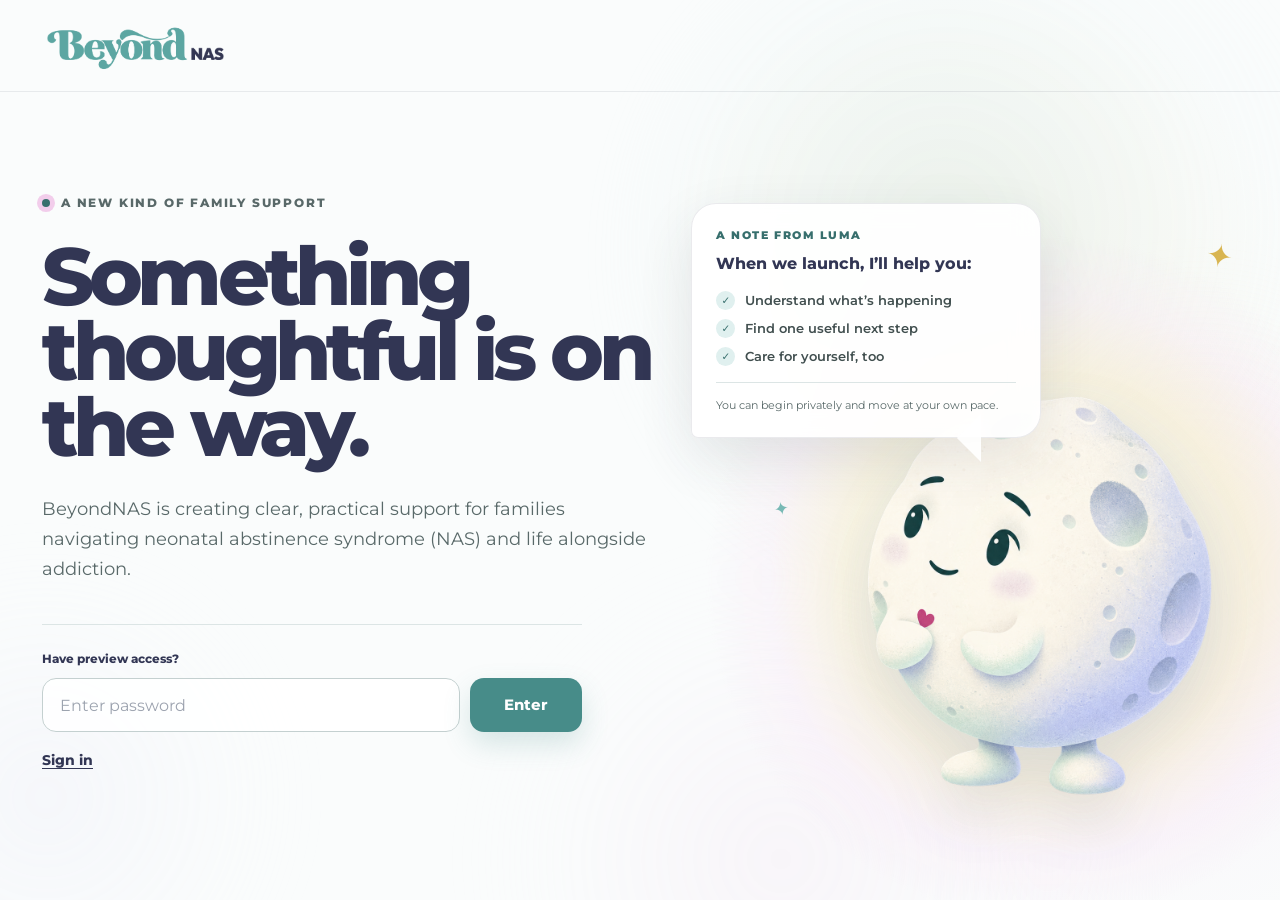
<file: index.html>
<!doctype html>
<html lang="en">
  <head>
    <meta charset="UTF-8" />
    <meta name="viewport" content="width=device-width, initial-scale=1.0" />
    <link rel="icon" type="image/png" href="/luma-favicon.png" />
    <link rel="apple-touch-icon" href="/apple-touch-icon.png" />
    <title>BeyondNAS | Support for What Comes Next</title>
    <meta
      name="description"
      content="Practical guidance, trusted experiences, and small next steps for families affected by addiction, from infancy through young adulthood."
    />
    <meta property="og:type" content="website" />
    <meta property="og:title" content="BeyondNAS | Support for What Comes Next" />
    <meta property="og:description" content="Practical guidance for families affected by addiction." />
    <meta property="og:image" content="https://beyondnas.com/beyondnas-logo.png" />
    <meta name="twitter:card" content="summary_large_image" />
    <meta name="twitter:title" content="BeyondNAS | Support for What Comes Next" />
    <meta name="twitter:description" content="Practical guidance for families affected by addiction." />
    <meta name="twitter:image" content="https://beyondnas.com/beyondnas-logo.png" />
    <link rel="preconnect" href="https://fonts.googleapis.com" />
    <link rel="preconnect" href="https://fonts.gstatic.com" crossorigin />
    <link
      href="https://fonts.googleapis.com/css2?family=Montserrat:ital,wght@0,400;0,500;0,600;0,700;0,800;0,900;1,500;1,600&display=swap"
      rel="stylesheet"
    />
    <!-- Google tag (gtag.js) -->
    <script async src="https://www.googletagmanager.com/gtag/js?id=G-GMQ66RR1ZY"></script>
    <script>
      window.dataLayer = window.dataLayer || [];
      function gtag() {
        dataLayer.push(arguments);
      }
      gtag('js', new Date());

      gtag('config', 'G-GMQ66RR1ZY');
    </script>
    <script type="module" crossorigin src="/assets/index-BMItp_k_.js"></script>
    <link rel="stylesheet" crossorigin href="/assets/index-BKcKQWqW.css">
  </head>
  <body class="bg-white">
    <div id="root"></div>
  </body>
</html>
</file>
<file: assets/index-BKcKQWqW.css>
.ambient-glow{position:absolute;z-index:0;inset:0;overflow:hidden;pointer-events:none}.ambient-orb{position:absolute;display:block;border-radius:50%;filter:blur(20px);opacity:.22;will-change:transform}.ambient-orb-teal{top:-12%;left:48%;width:46rem;height:46rem;background:radial-gradient(circle at 45% 45%,rgba(157,205,202,.66) 0%,rgba(224,240,239,.38) 44%,transparent 72%);animation:ambient-drift-teal 24s ease-in-out infinite alternate}.ambient-orb-gold{top:28%;right:-15%;width:34rem;height:34rem;background:radial-gradient(circle,rgba(238,220,165,.68) 0%,rgba(252,248,237,.3) 52%,transparent 73%);animation:ambient-drift-gold 29s ease-in-out infinite alternate}.ambient-orb-blush{right:14%;bottom:-31%;width:40rem;height:40rem;background:radial-gradient(circle,rgba(242,205,235,.62) 0%,rgba(253,245,252,.3) 50%,transparent 72%);animation:ambient-drift-blush 27s ease-in-out infinite alternate}.ambient-orb-lavender{left:-17%;bottom:-18%;width:33rem;height:33rem;background:radial-gradient(circle,rgba(219,216,245,.58) 0%,rgba(247,246,253,.25) 52%,transparent 73%);animation:ambient-drift-lavender 31s ease-in-out infinite alternate}@keyframes ambient-drift-teal{0%{transform:translate3d(-3%,0,0) scale(1)}50%{transform:translate3d(6%,7%,0) scale(1.08)}to{transform:translate3d(-1%,13%,0) scale(.96)}}@keyframes ambient-drift-gold{0%{transform:translate3d(0,-5%,0) scale(.96)}55%{transform:translate3d(-14%,8%,0) scale(1.1)}to{transform:translate3d(-6%,16%,0) scale(1.02)}}@keyframes ambient-drift-blush{0%{transform:translate3d(5%,4%,0) scale(1)}48%{transform:translate3d(-11%,-9%,0) scale(1.08)}to{transform:translate3d(3%,-17%,0) scale(.95)}}@keyframes ambient-drift-lavender{0%{transform:translate3d(-2%,8%,0) scale(.98)}52%{transform:translate3d(16%,-8%,0) scale(1.09)}to{transform:translate3d(7%,-17%,0) scale(1.01)}}@media(max-width:620px){.ambient-orb{opacity:.18;filter:blur(24px)}.ambient-orb-teal{top:5%;left:28%;width:29rem;height:29rem}.ambient-orb-gold{top:39%;right:-62%;width:28rem;height:28rem}.ambient-orb-blush{right:-26%;bottom:-11%;width:27rem;height:27rem}.ambient-orb-lavender{left:-55%;bottom:12%;width:27rem;height:27rem}}@media(prefers-reduced-motion:reduce){.ambient-orb{animation:none!important;will-change:auto}}.luma-icon{--li-ink:#2f6667;--li-moon:#dff0ee;--li-accent:#e69bc5;--li-glow:#f2d477;display:block;width:1.75rem;height:1.75rem;overflow:visible;color:var(--li-ink)}.luma-icon--blush{--li-ink:#885878;--li-moon:#f6e4ef;--li-accent:#d887b7;--li-glow:#efc865}.luma-icon--gold{--li-ink:#755c31;--li-moon:#f8edc9;--li-accent:#d69c52;--li-glow:#e6b43d}.luma-icon--lavender{--li-ink:#665a86;--li-moon:#ebe5f5;--li-accent:#9c82bd;--li-glow:#e9b960}.luma-icon--coral{--li-ink:#8d5143;--li-moon:#fae3dc;--li-accent:#df8068;--li-glow:#edbc4f}.luma-icon--current{--li-ink:currentColor;--li-moon:currentColor;--li-accent:currentColor;--li-glow:currentColor}.luma-icon-moon{fill:var(--li-moon)}.luma-icon-crater{fill:var(--li-ink);opacity:.1}.luma-icon-crater-a{transform-origin:9px 9.3px;transform:scale(.92)}.luma-icon-crater-b{opacity:.08}.luma-icon-line{fill:none;stroke:var(--li-ink);stroke-width:1.8;stroke-linecap:round;stroke-linejoin:round}.luma-icon-detail{stroke-width:1.45;opacity:.82}.luma-icon-accent{fill:var(--li-accent);stroke:none}.luma-icon-highlight{fill:#fff;opacity:.9}.luma-icon-spark{fill:none;stroke:var(--li-glow);stroke-width:1.7;stroke-linecap:round}.luma-icon--current .luma-icon-moon{opacity:.14}.luma-icon--current .luma-icon-crater{opacity:.16}.luma-icon--current .luma-icon-accent{opacity:.5}.luma-icon--current .luma-icon-spark{opacity:.78}@media(prefers-reduced-motion:no-preference){button:hover>.luma-icon .luma-icon-spark,a:hover>.luma-icon .luma-icon-spark{transform-origin:center;animation:luma-icon-twinkle .8s ease both}@keyframes luma-icon-twinkle{50%{opacity:.45;transform:scale(.72) rotate(12deg)}}}.cw-preview{min-height:100vh;padding-bottom:48px;background:var(--color-neutral-50);color:var(--color-indigo-700);font-size:.94rem;line-height:1.65}.cw-container{width:min(1160px,calc(100% - 48px));margin-inline:auto}.cw-topbar{background:var(--color-neutral-0);border-bottom:1px solid var(--color-border)}.cw-topbar .cw-container{display:flex;min-height:68px;align-items:center;justify-content:space-between;gap:14px}.cw-brand,.cw-topbar img.cw-brand{width:144px}.cw-back-link,.cw-source a{display:inline-flex;min-height:44px;align-items:center;gap:7px;color:var(--color-teal-800);font-size:.83rem;font-weight:700;text-decoration:underline;text-underline-offset:3px}.cw-preview .luma-icon{width:1.35rem;height:1.35rem;flex:none}.cw-hero{display:grid;grid-template-columns:minmax(0,1fr) minmax(220px,32%);grid-template-areas:"copy art" "progress art";align-items:center;gap:18px 26px;margin:28px 0 22px;padding:clamp(24px,4vw,46px);border-radius:24px;background:radial-gradient(ellipse at 90% 20%,var(--color-teal-700),transparent 59%),var(--color-teal-950);color:var(--color-neutral-0);overflow:hidden}.cw-hero-copy{grid-area:copy}.cw-hero-art{position:relative;display:grid;grid-area:art;width:100%;max-width:320px;justify-self:center;place-items:center;isolation:isolate}.cw-hero-art:before{position:absolute;z-index:-1;width:95%;aspect-ratio:1;border:1px solid rgba(195,225,223,.2);border-radius:50%;background:radial-gradient(circle,rgba(157,205,202,.22),transparent 72%);content:""}.cw-hero-art img{width:100%;height:auto}.cw-eyebrow{color:var(--color-teal-700);font-size:.72rem;font-weight:800;letter-spacing:.09em;text-transform:uppercase}.cw-hero .cw-eyebrow{color:var(--color-gold-200)}.cw-hero h1{max-width:20ch;margin:7px 0 10px;font-size:clamp(2rem,4.35vw,3.45rem);font-weight:700;line-height:1.08;letter-spacing:-.048em}.cw-hero-copy>p:last-child{max-width:52ch;color:var(--color-teal-100)}.cw-progress{display:grid;grid-area:progress;gap:7px;width:min(100%,315px);padding:10px 14px;border:1px solid var(--color-teal-600);border-radius:14px;background:var(--color-teal-900)}.cw-progress label{font-size:.8rem;font-weight:750}.cw-progress span{color:var(--color-teal-100);font-size:.76rem}.cw-progress progress{display:block;width:100%;height:7px;overflow:hidden;-webkit-appearance:none;-moz-appearance:none;appearance:none;border:0;border-radius:8px;background:var(--color-teal-700)}.cw-progress progress::-webkit-progress-bar{background:var(--color-teal-700)}.cw-progress progress::-webkit-progress-value{background:var(--color-gold-200)}.cw-progress progress::-moz-progress-bar{background:var(--color-gold-200)}.cw-layout{display:grid;grid-template-columns:231px minmax(0,1fr);align-items:start;gap:18px}.cw-navigation,.cw-module{min-width:0;border:1px solid var(--color-border);border-radius:19px;background:var(--color-neutral-0);box-shadow:0 10px 32px #3236540b}.cw-navigation{position:sticky;top:16px;padding:9px}.cw-navigation ol{display:grid;gap:4px;padding:0;list-style:none}.cw-navigation button{display:flex;width:100%;min-height:48px;align-items:center;gap:9px;padding:8px;border:1px solid transparent;border-radius:11px;color:var(--color-indigo-700);font-size:.79rem;font-weight:750;text-align:left}.cw-navigation button:disabled{color:var(--color-neutral-600);cursor:default}.cw-navigation button:hover:not(:disabled){background:var(--color-teal-50)}.cw-navigation button[aria-current]{border-color:var(--color-teal-300);background:var(--color-teal-50)}.cw-step-number{display:grid;width:28px;height:28px;flex:none;place-items:center;border-radius:50%;background:var(--color-neutral-100);color:var(--color-teal-900)}.cw-step-number .luma-icon{width:1.1rem;height:1.1rem}.cw-navigation button[aria-current] .cw-step-number{background:var(--color-teal-800);color:#fff}.cw-module-header,.cw-module-content,.cw-module-footer{padding-inline:clamp(17px,3vw,38px)}.cw-module-header{display:flex;align-items:flex-start;gap:16px;padding-block:25px 23px;border-bottom:1px solid var(--color-border);border-radius:18px 18px 0 0;background:linear-gradient(115deg,var(--cw-module-wash, var(--color-teal-50)),var(--color-neutral-0) 82%)}.cw-module[data-tone=lavender]{--cw-module-wash: var(--color-lavender-50)}.cw-module[data-tone=blush]{--cw-module-wash: var(--color-blush-50)}.cw-module[data-tone=gold]{--cw-module-wash: var(--color-gold-50)}.cw-module-emblem{display:grid;width:58px;height:58px;flex:none;place-items:center;border:1px solid var(--color-border);border-radius:20px;background:var(--color-neutral-0)}.cw-module-emblem .luma-icon{width:2.55rem;height:2.55rem}.cw-module h2{margin:3px 0 6px;font-size:clamp(1.45rem,3vw,2.2rem);font-weight:700;line-height:1.18;letter-spacing:-.035em}.cw-module-header div>p:last-child,.cw-module-content,.cw-completed>p{color:var(--color-neutral-700)}.cw-module-content{display:grid;gap:24px;padding-block:24px}.cw-section{display:grid;gap:10px}.cw-section h3,.cw-section h4{color:var(--color-indigo-700);font-weight:750;line-height:1.35}.cw-section h3{font-size:1.16rem}.cw-section h4{margin-top:7px;font-size:.94rem}.cw-list{display:grid;gap:5px;padding-left:1.3em;list-style:disc}.cw-list li::marker{color:var(--color-teal-700)}.cw-reading-copy{display:grid;gap:10px}.cw-reading-with-image{grid-template-columns:minmax(0,1fr) minmax(150px,31%);align-items:start;gap:16px 24px}.cw-reading-with-image img{width:100%;max-width:310px;height:auto;justify-self:start}.cw-reading-tiles{display:grid;grid-template-columns:repeat(3,minmax(0,1fr));gap:10px;padding:0;list-style:none}.cw-reading-tiles li{display:grid;min-height:58px;place-items:center;padding:12px;border:1px solid var(--color-teal-200);border-radius:12px;background:var(--color-teal-50);color:var(--color-teal-950);font-weight:700;text-align:center}@media(max-width:620px){.cw-reading-with-image{grid-template-columns:minmax(0,1fr)}.cw-reading-tiles{grid-template-columns:repeat(2,minmax(0,1fr))}}.cw-source{margin-top:-4px}.cw-source .luma-icon{width:1rem;height:1rem}.cw-avery-intro{display:grid;grid-template-columns:minmax(0,1fr) minmax(145px,29%);align-items:center;gap:14px 22px;padding:clamp(16px,3vw,28px);border:1px solid var(--color-teal-200);border-radius:16px;background:radial-gradient(ellipse at 87% 48%,var(--color-lavender-100),transparent 57%),var(--color-teal-50)}.cw-avery-intro h3{margin-bottom:6px;color:var(--color-teal-950);font-size:clamp(1.38rem,3vw,1.86rem);font-weight:750;line-height:1.15;letter-spacing:-.03em}.cw-avery-intro p{max-width:52ch}.cw-avery-intro-art{width:min(100%,196px);height:auto;justify-self:center;margin-block:-6px}.cw-avery-intro-art[src$="/accessing-resources-conversation.jpg"]{mix-blend-mode:multiply}.cw-story{display:flex;align-items:flex-start;gap:11px;padding:14px 17px;border-radius:12px;background:var(--color-teal-50)}.cw-story .luma-icon{width:1.9rem;height:1.9rem}.cw-story strong{display:block;margin-bottom:2px;color:var(--color-teal-900)}.cw-icon-heading,.cw-disclosure-title,.cw-preparation dt{display:flex;align-items:center;gap:8px}.cw-icon-heading .luma-icon,.cw-disclosure-title .luma-icon,.cw-preparation .luma-icon{width:1.55rem;height:1.55rem}.cw-reference-grid{display:grid;grid-template-columns:repeat(2,minmax(0,1fr));gap:8px}.cw-reference-grid>div{padding:12px 14px;border:1px solid var(--color-border);border-radius:10px;background:var(--color-neutral-25)}.cw-reference-grid dt{margin-bottom:3px;color:var(--color-indigo-700);font-weight:750}.cw-reference-grid dd{font-size:.86rem}.cw-practice{padding:17px;border:1px solid var(--color-lavender-200);border-radius:14px;background:var(--color-lavender-50)}.cw-question{min-width:0}.cw-question+.cw-question{margin-top:6px}.cw-question legend{margin-bottom:7px;font-weight:650}.cw-answer-options{display:flex;flex-wrap:wrap;gap:7px}.cw-answer{display:flex;min-height:44px;align-items:center;gap:8px;padding:8px 12px;border:1px solid var(--color-border-strong);border-radius:9px;background:var(--color-neutral-0);cursor:pointer}.cw-answer[data-result=correct]{border-color:var(--color-teal-700);background:var(--color-teal-50)}.cw-answer[data-result=retry]{border-color:#a15040}.cw-answer:has(input:focus-visible){outline:3px solid #e97755;outline-offset:2px}.cw-answer input{width:16px;height:16px;flex:none;accent-color:var(--color-teal-700)}.cw-answer[data-result=retry] input{accent-color:#a15040}.cw-feedback{margin-top:9px;padding:10px 12px;border-left:3px solid var(--color-teal-500);border-radius:4px 9px 9px 4px;background:var(--color-teal-50);color:var(--color-teal-900)}.cw-answer[data-result=retry],.cw-feedback[data-result=retry]{background:#fff3ee;color:#63372d}.cw-feedback[data-result=retry]{border-left-color:#a15040}.cw-feedback-label{display:flex;align-items:center;gap:6px;margin-bottom:4px;font-size:.84rem}.cw-disclosure-guide{display:flex;flex-wrap:wrap;align-items:center;justify-content:space-between;gap:6px 12px}.cw-disclosure-progress{display:inline-flex;align-items:center;gap:7px;padding:4px 9px;border:1px solid var(--color-teal-200);border-radius:999px;background:var(--color-neutral-0);color:var(--color-teal-900);font-size:.75rem;font-weight:750;white-space:nowrap}.cw-disclosure-progress[data-complete=true]{border-color:var(--color-mint-300);background:var(--color-mint-100);color:var(--color-mint-900)}.cw-disclosure-meter{display:inline-flex;gap:3px}.cw-disclosure-meter span{width:9px;height:5px;border-radius:999px;background:var(--color-teal-200)}.cw-disclosure-meter [data-filled=true]{background:var(--color-teal-700)}.cw-disclosure-progress .luma-icon,.cw-disclosure-state .luma-icon{width:1rem;height:1rem}.cw-flow{display:grid;padding:16px;border:1px solid var(--color-teal-200);border-radius:14px;background:var(--color-teal-50)}.cw-flow .cw-disclosure-guide{margin-bottom:13px}.cw-flow-origin{z-index:1;display:flex;justify-self:center;align-items:center;gap:8px;padding:7px 14px;border-radius:8px;background:var(--color-teal-800);color:#fff;font-weight:750}.cw-branches{position:relative;display:grid;grid-template-columns:repeat(2,minmax(0,1fr));gap:9px;padding-top:22px}.cw-branches:before{position:absolute;top:0;left:50%;height:11px;border-left:1px solid var(--color-teal-600);content:""}.cw-branches:after{position:absolute;top:11px;right:25%;left:25%;height:11px;border:1px solid var(--color-teal-600);border-bottom:0;border-radius:5px 5px 0 0;content:""}.cw-disclosure{min-width:0;align-self:start;overflow:hidden;border:1px solid var(--cw-disclosure-border, var(--color-teal-300));border-radius:10px;background:var(--color-neutral-0)}.cw-disclosure[data-viewed=true]{border-color:var(--color-mint-500)}.cw-disclosure button{display:flex;width:100%;min-height:52px;justify-content:space-between;align-items:center;gap:10px;padding:9px 12px;color:var(--color-teal-900);font-weight:750;text-align:left}.cw-disclosure button:focus-visible{outline-offset:-4px}.cw-disclosure button:hover{background:var(--color-teal-50)}.cw-disclosure button[aria-expanded=true]{background:var(--color-mint-50)}.cw-disclosure-actions,.cw-disclosure-state{display:inline-flex;flex:none;align-items:center;gap:7px}.cw-disclosure-state{gap:4px;padding:3px 7px;border-radius:6px;background:var(--color-teal-100);color:var(--color-teal-900);font-size:.73rem;white-space:nowrap}.cw-disclosure[data-viewed=true] .cw-disclosure-state{background:var(--color-mint-100);color:var(--color-mint-900)}.cw-disclosure-chevron{width:7px;height:7px;flex:none;margin:-3px 2px 0 0;border-right:2px solid currentColor;border-bottom:2px solid currentColor;transform:rotate(45deg)}.cw-disclosure button[aria-expanded=true] .cw-disclosure-chevron{margin-top:3px;transform:rotate(225deg)}.cw-disclosure-content{padding:10px 12px 13px;border-top:1px solid var(--color-mint-200)}.cw-branch .cw-disclosure-content{font-size:.86rem}.cw-conversation{display:grid;grid-template-columns:minmax(0,1fr) minmax(124px,26%);grid-template-areas:"heading art" "dialogue art";align-items:center;gap:12px 20px;padding:clamp(15px,2.5vw,24px);border:1px solid var(--color-lavender-200);border-radius:16px;background:radial-gradient(ellipse at right center,var(--color-lavender-100),transparent 62%),var(--color-lavender-50)}.cw-conversation h3{grid-area:heading}.cw-conversation-art{grid-area:art;width:100%;height:auto}.cw-dialogue{display:grid;grid-area:dialogue;gap:7px}.cw-dialogue>div{padding:10px 14px;border-radius:10px;background:var(--color-neutral-0)}.cw-dialogue>div:nth-child(2){margin-left:clamp(9px,6%,38px);background:var(--color-teal-100)}.cw-dialogue dt{color:var(--color-teal-800);font-size:.8rem;font-weight:750}.cw-findings{grid-template-columns:repeat(3,minmax(0,1fr))}.cw-notice{padding:16px;border:1px solid var(--color-gold-200);border-radius:14px;background:var(--color-gold-50)}.cw-notice header{display:flex;align-items:center;gap:9px}.cw-notice header .luma-icon{width:2rem;height:2rem}.cw-notice header p{color:var(--color-gold-800);font-size:.78rem;font-weight:750}.cw-notice-row{--cw-disclosure-border: var(--color-gold-200)}.cw-module-footer{display:grid;gap:8px;padding-block:14px;border-top:1px solid var(--color-border);border-radius:0 0 19px 19px;background:var(--color-neutral-25)}.cw-continue-help{color:var(--color-neutral-700);font-size:.8rem;text-align:right}.cw-module-actions{display:flex;gap:12px}.cw-module-actions .cw-primary{margin-left:auto}.cw-module-actions button{justify-content:center;line-height:1.3;text-align:center}.cw-primary,.cw-secondary{display:inline-flex;min-height:44px;align-items:center;gap:7px;padding:7px 14px;border:1px solid var(--color-teal-800);border-radius:9px;background:var(--color-teal-800);color:#fff;font-size:.87rem;font-weight:750}.cw-primary:hover:not(:disabled){background:var(--color-teal-950)}.cw-primary:disabled{border-color:var(--color-border);background:var(--color-neutral-100);color:var(--color-neutral-600);cursor:default}.cw-secondary{border-color:var(--color-border-strong);background:#fff;color:var(--color-teal-900)}.cw-secondary:hover{background:var(--color-teal-50)}.cw-completed{display:grid;justify-items:start;gap:8px;padding:clamp(22px,4vw,46px);background:radial-gradient(ellipse at top right,var(--color-teal-50),transparent 72%),var(--color-neutral-0)}.cw-completed-art{width:86px;height:auto;margin:-8px 0 -4px -9px}.cw-completed>p{max-width:58ch;margin-bottom:8px}.cw-completed-actions{display:flex;flex-wrap:wrap;gap:8px}@media(max-width:820px){.cw-layout{grid-template-columns:1fr;gap:12px}.cw-navigation{position:static}.cw-navigation ol{grid-template-columns:repeat(4,minmax(0,1fr))}.cw-navigation button{flex-wrap:wrap;justify-content:center;text-align:center}}@media(max-width:570px){.cw-container{width:calc(100% - 26px)}.cw-brand,.cw-topbar img.cw-brand{width:115px}.cw-topbar .cw-container{min-height:57px}.cw-back-link{font-size:.75rem}.cw-hero{grid-template-columns:minmax(0,1fr) clamp(76px,25vw,114px);grid-template-areas:"copy copy" "progress art";gap:12px;margin-top:15px;padding:20px;border-radius:17px}.cw-module-header{gap:10px}.cw-module-emblem{width:43px;height:43px;border-radius:13px}.cw-module-emblem .luma-icon{width:1.95rem;height:1.95rem}.cw-avery-intro{grid-template-columns:minmax(0,1fr) clamp(94px,33vw,145px);grid-template-areas:"title art" "intro intro";gap:10px 12px}.cw-avery-intro-copy{display:contents}.cw-avery-intro h3{grid-area:title;margin:0}.cw-avery-intro p{grid-area:intro}.cw-avery-intro-art{grid-area:art}.cw-reference-grid{grid-template-columns:1fr}.cw-navigation button{flex-direction:column;gap:4px;padding:5px 2px;font-size:.65rem;line-height:1.3}.cw-flow{padding:10px}.cw-disclosure button{flex-direction:column;align-items:stretch;gap:5px}.cw-disclosure-actions{justify-content:space-between}.cw-branch button{font-size:.82rem;padding-inline:7px}.cw-branch .cw-disclosure-content{padding-inline:7px}.cw-conversation{grid-template-columns:minmax(0,1fr) clamp(64px,20vw,96px);grid-template-areas:"heading art" "dialogue dialogue";gap:8px}.cw-module-actions{gap:8px}.cw-module-actions button{gap:5px;padding-inline:8px;font-size:.78rem}.cw-module-actions .luma-icon{width:1rem;height:1rem}}.cw-reading-blocks{display:grid;gap:20px;min-width:0}.cw-reading-block{min-width:0}.cw-reading-block .cw-source{margin-top:6px}.cw-reference-grid .cw-card-with-icon{margin-left:2.05rem}.cw-conversation[data-illustrated=false]{grid-template-columns:1fr;grid-template-areas:"heading" "dialogue"}.cw-avery-intro:not(:has(img)){grid-template-columns:1fr;grid-template-areas:"title" "intro"}.cw-guided-module .cw-module-footer{border-radius:0}.cw-guided-complete{display:inline-flex;align-items:center;gap:8px;margin-left:auto;color:var(--color-mint-900);font-weight:750}.cw-guided-complete .luma-icon{width:1.4rem;height:1.4rem}:root{--learn-forest:var(--color-indigo-600);--learn-coral:var(--color-teal-700);--learn-paper:var(--color-neutral-50);--learn-ink:var(--color-indigo-600);--learn-muted:var(--color-neutral-600);--learn-sage:var(--color-mint-200);--learn-line:var(--color-neutral-200);--learn-peach:var(--color-blush-200);--learn-yellow:var(--color-gold-100);--learn-lilac:var(--color-lavender-200)}.content-preview-shell{min-width:0;max-width:100%;min-height:100svh;background:var(--learn-paper);color:var(--learn-ink);font-family:Montserrat,ui-sans-serif,system-ui,sans-serif}.embedded-module-preview{width:100%;container-type:inline-size}.embedded-module-preview .module-canvas{width:100%;min-width:0;max-width:100%}.embedded-module-preview .learn-module-header>*,.embedded-module-preview .learn-module-body>*,.embedded-module-preview button>span{min-width:0}.embedded-module-preview h2,.embedded-module-preview h3,.embedded-module-preview p,.embedded-module-preview button,.embedded-module-preview strong,.embedded-module-preview span{overflow-wrap:anywhere}.preview-topbar{display:grid;height:72px;padding:0 34px;grid-template-columns:1fr auto 1fr;align-items:center;border-bottom:1px solid var(--learn-line);background:#f7f4edeb;-webkit-backdrop-filter:blur(14px);backdrop-filter:blur(14px)}.preview-brand{display:flex;align-items:center;gap:9px;color:var(--learn-forest);font-family:Montserrat,ui-sans-serif,system-ui,sans-serif;font-size:21px;font-weight:700;text-decoration:none}.preview-mark{position:relative;display:inline-block;width:29px;height:29px}.preview-mark i{position:absolute;width:13px;height:19px;border-radius:100% 0;background:var(--learn-coral);transform-origin:bottom right}.preview-mark i:nth-child(1){left:1px;top:1px;transform:rotate(-35deg)}.preview-mark i:nth-child(2){right:2px;top:1px;transform:scaleX(-1) rotate(-35deg)}.preview-mark i:nth-child(3){left:10px;bottom:0;width:9px;height:16px;background:#89a794;transform:rotate(-5deg)}.preview-topbar>div{display:flex;align-items:center;gap:8px;color:var(--learn-muted);font-size:8px;font-weight:800;letter-spacing:.1em;text-transform:uppercase}.preview-topbar>div b{padding:6px 8px;border-radius:99px;background:var(--learn-peach);color:#9c4933}.preview-topbar>a:last-child{justify-self:end;color:var(--learn-forest);font-size:9px;font-weight:800;text-decoration:none}.preview-hero{display:flex;min-height:274px;padding:46px max(34px,calc((100vw - 1380px)/2));align-items:flex-end;justify-content:space-between;gap:60px;background:var(--learn-forest);color:#fff;overflow:hidden}.preview-hero-copy>p{margin:0;color:#f1a188;font-size:9px;font-weight:850;letter-spacing:.19em}.preview-hero-copy h1{margin:14px 0 12px;font-family:Montserrat,ui-sans-serif,system-ui,sans-serif;font-size:clamp(45px,5vw,71px);font-weight:600;letter-spacing:-.045em;line-height:.95}.preview-hero-copy>span{display:block;max-width:710px;color:#ffffffa1;font-size:13px;line-height:1.65}.collection-meta{display:flex;margin-top:25px;align-items:center;gap:13px;color:#ffffffb8;font-size:8px;text-transform:uppercase;letter-spacing:.08em}.collection-meta i{width:3px;height:3px;border-radius:50%;background:#f1a188}.overall-progress{display:flex;max-width:285px;align-items:center;gap:17px}.overall-progress>div{display:grid;width:99px;height:99px;flex:none;place-items:center;align-content:center;border-radius:50%;background:conic-gradient(#f1a188 var(--overall),rgba(255,255,255,.1) 0);box-shadow:inset 0 0 0 9px var(--learn-forest)}.overall-progress strong,.overall-progress span{display:block}.overall-progress strong{font-family:Montserrat,ui-sans-serif,system-ui,sans-serif;font-size:24px}.overall-progress span{color:#ffffff80;font-size:7px;text-transform:uppercase}.overall-progress p{color:#ffffff80;font-size:9px;line-height:1.55}.preview-workspace{display:grid;max-width:1450px;margin:0 auto;grid-template-columns:315px minmax(0,1fr)}.module-rail{padding:36px 24px 70px;border-right:1px solid var(--learn-line)}.module-rail>div:first-child>span,.learn-section-label{color:var(--learn-coral);font-size:8px;font-weight:850;letter-spacing:.16em}.module-rail h2{margin:7px 0 8px;font-family:Montserrat,ui-sans-serif,system-ui,sans-serif;font-size:26px}.module-rail>div:first-child>p{margin:0;color:var(--learn-muted);font-size:9px;line-height:1.6}.module-rail nav{display:flex;margin-top:25px;gap:7px;flex-direction:column}.module-rail nav button{display:grid;min-height:69px;padding:9px 10px;grid-template-columns:22px 34px 1fr 16px;align-items:center;gap:7px;border:1px solid transparent;border-radius:12px;background:transparent;color:var(--learn-ink);text-align:left}.module-rail nav button:hover{background:#ffffffb3}.module-rail nav button.active{border-color:var(--learn-line);background:#fff;box-shadow:0 10px 26px #173f3b12}.module-rail nav button>span{color:#9aa49f;font-size:7px;font-weight:850}.rail-icon{display:grid;width:31px;height:31px;place-items:center;border-radius:9px;background:var(--learn-lilac);color:#695a75;font-size:12px;font-style:normal}.rail-help_now{background:var(--learn-peach);color:#a95139}.rail-checklist{background:var(--learn-sage);color:#496e55}.rail-scenario{background:var(--learn-yellow);color:#746a20}.rail-reminder{background:#dce9ef;color:#466b7d}.module-rail nav b{font-size:9px}.module-rail nav small{display:block;margin-top:4px;color:var(--learn-muted);font-size:7px;font-weight:600}.module-rail nav em{color:var(--learn-coral);font-size:10px;font-style:normal}.prototype-note{margin-top:27px;padding:15px;border-radius:12px;background:#ebe9e2}.prototype-note b{color:#8a5c4e;font-size:7px;letter-spacing:.13em}.prototype-note p{margin:7px 0 0;color:#737d78;font-size:7px;line-height:1.55}.module-stage{min-width:0;padding:36px 45px 80px}.module-canvas{width:100%;min-width:0;max-width:960px;margin:0 auto;border:1px solid var(--learn-line);border-radius:24px;background:#fff;box-shadow:0 22px 70px #173f3b17;overflow:hidden}.learn-module-header{display:grid;padding:27px 30px;grid-template-columns:48px minmax(0,1fr) 65px;align-items:center;gap:15px;border-bottom:1px solid #e8ebe5}.learn-pattern-mark{display:grid;width:48px;height:48px;place-items:center;border-radius:14px;background:var(--learn-lilac);color:#655672;font-size:20px}.learn-help_now{background:var(--learn-peach);color:#a95139}.learn-checklist{background:var(--learn-sage);color:#496e55}.learn-scenario{background:var(--learn-yellow);color:#746a20}.learn-reminder{background:#dce9ef;color:#466b7d}.learn-module-header p{margin:0;color:var(--learn-coral);font-size:7px;font-weight:850;letter-spacing:.14em}.learn-module-header h2{margin:5px 0;font-family:Montserrat,ui-sans-serif,system-ui,sans-serif;font-size:30px;font-weight:600;line-height:1.05}.learn-module-header>div:nth-child(2)>span{color:var(--learn-muted);font-size:9px;line-height:1.55}.learn-progress-ring{display:grid;width:58px;height:58px;place-items:center;border-radius:50%;background:conic-gradient(var(--learn-coral) var(--progress),#edece6 0);box-shadow:inset 0 0 0 6px #fff}.learn-progress-ring b{font-size:8px}.learn-module-body{min-width:0;padding:34px 38px}.learn-reading{max-width:690px;margin:0 auto}.learn-reading p{font-family:Montserrat,ui-sans-serif,system-ui,sans-serif;font-size:19px;line-height:1.7}.learn-reading p:first-of-type{margin-top:16px}.cue-lab,.knowledge-check{max-width:760px;margin:32px auto 0;padding:25px;border-radius:17px;background:#f7f6f1}.cue-lab>div:first-child h3,.knowledge-check h3,.issue-picker h3,.check-intro h3,.scene-copy h3,.reminder-copy h3{margin:8px 0 6px;font-family:Montserrat,ui-sans-serif,system-ui,sans-serif;font-size:25px;font-weight:600}.cue-lab>div:first-child p,.issue-picker>p,.check-intro p,.reminder-copy p{margin:0;color:var(--learn-muted);font-size:9px;line-height:1.55}.cue-grid{display:grid;margin-top:18px;grid-template-columns:repeat(auto-fit,minmax(min(220px,100%),1fr));gap:8px}.cue-grid button{display:flex;min-width:0;min-height:96px;padding:13px;align-items:flex-start;gap:10px;border:1px solid #dfe3dc;border-radius:11px;background:#fff;color:var(--learn-ink);text-align:left}.cue-grid button i{display:grid;width:22px;height:22px;flex:none;place-items:center;border:1px solid #cdd6ce;border-radius:50%;font-size:8px;font-style:normal}.cue-grid button span{min-width:0;font-size:9px;line-height:1.45}.cue-grid button.selected{border-color:#789987;background:#eff5f0}.cue-grid button.selected i{border-color:#789987;background:#789987;color:#fff}.cue-lab>small{display:block;margin-top:13px;color:#7a8680;font-size:7px;line-height:1.5}.knowledge-check{background:var(--learn-forest);color:#fff}.knowledge-check .learn-section-label{color:#f1a188}.knowledge-check h3{max-width:620px}.knowledge-check>button{display:grid;width:100%;min-width:0;min-height:48px;margin-top:7px;padding:7px 12px;grid-template-columns:27px minmax(0,1fr) auto;align-items:center;gap:10px;border:1px solid rgba(255,255,255,.13);border-radius:10px;background:#ffffff0f;color:#fff;text-align:left;font-size:9px}.knowledge-check>button i{display:grid;width:24px;height:24px;place-items:center;border-radius:50%;background:#ffffff1a;font-style:normal}.knowledge-check>button b{color:#f1a188;font-size:8px}.knowledge-check>button.correct{border-color:#9dc2a5;background:#81b68f2e}.knowledge-check>button.incorrect{border-color:#f1a188;background:#ed765429}.learn-feedback{margin-top:11px;padding:15px;border-radius:11px}.learn-feedback b{font-size:9px}.learn-feedback p{margin:5px 0 0;font-size:8px;line-height:1.6}.learn-feedback.good{background:#e3f0e5;color:#315c3f}.knowledge-check .learn-feedback.good{background:#93c69d26;color:#d9f0de}.learn-feedback.gentle{background:#fff0e8;color:#7e4c3e}.learn-feedback button{margin-top:9px;border:0;border-bottom:1px solid currentColor;background:none;padding:0;color:inherit;font-size:8px;font-weight:800}.issue-picker,.decision-path{max-width:720px;margin:0 auto}.issue-picker{text-align:center}.issue-picker>p{margin-bottom:21px}.issue-picker>div{display:grid;grid-template-columns:1fr 1fr;gap:9px;text-align:left}.issue-picker>div button{display:grid;min-height:71px;padding:11px;grid-template-columns:28px 1fr 15px;align-items:center;gap:9px;border:1px solid var(--learn-line);border-radius:12px;background:#fff;color:var(--learn-ink);font-size:9px;font-weight:700}.issue-picker>div button:hover{border-color:var(--learn-coral);background:#fff8f5}.issue-picker>div button span{display:grid;width:26px;height:26px;place-items:center;border-radius:50%;background:var(--learn-peach);color:#9b4c37;font-size:8px}.issue-picker>div button b{color:var(--learn-coral)}.learn-back{border:0;background:none;padding:0;color:var(--learn-muted);font-size:8px;font-weight:750}.selected-issue{display:flex;margin:16px 0;padding:15px 18px;align-items:center;justify-content:space-between;border-radius:12px;background:var(--learn-peach)}.selected-issue small{color:#a85840;font-size:7px;font-weight:850;letter-spacing:.12em}.selected-issue strong{font-family:Montserrat,ui-sans-serif,system-ui,sans-serif;font-size:17px}.calm-line{display:flex;margin:21px 0;align-items:center;gap:12px;color:#8d9893;font-family:Montserrat,ui-sans-serif,system-ui,sans-serif;font-size:12px;font-style:italic}.calm-line i{height:1px;background:#d7ded7;flex:1}.decision-path article{display:grid;margin-top:9px;padding:15px;grid-template-columns:33px 1fr 20px;align-items:center;gap:11px;border:1px solid var(--learn-line);border-radius:12px}.decision-path article>b{display:grid;width:31px;height:31px;place-items:center;border-radius:50%;background:var(--learn-sage);font-size:9px}.decision-path article small,.try-now-card small{color:var(--learn-coral);font-size:7px;font-weight:850;letter-spacing:.12em}.decision-path article p{margin:4px 0 0;font-family:Montserrat,ui-sans-serif,system-ui,sans-serif;font-size:15px}.decision-path article>span{color:#6d9a78}.learn-main-action{display:block;min-height:45px;margin:16px 0 0 auto;padding:0 17px;border:0;border-radius:9px;background:var(--learn-forest);color:#fff;font-size:9px;font-weight:800}.try-now-card{margin-top:17px;padding:20px;border-radius:15px;background:var(--learn-forest);color:#fff}.try-now-card p{font-family:Montserrat,ui-sans-serif,system-ui,sans-serif;font-size:18px;line-height:1.5}.try-now-card button{display:flex;margin-top:14px;padding:9px 12px;align-items:center;gap:8px;border:0;border-radius:8px;background:#fff;color:var(--learn-forest);font-size:8px;font-weight:800}.try-now-card button span{display:grid;width:18px;height:18px;place-items:center;border-radius:50%;background:var(--learn-sage)}.checklist-module>section{max-width:720px;margin:0 auto}.check-intro{display:flex;align-items:flex-end;justify-content:space-between;gap:25px}.check-intro>div:first-child{max-width:540px}.check-score{display:flex;align-items:center;gap:8px}.check-score strong{font-family:Montserrat,ui-sans-serif,system-ui,sans-serif;font-size:43px}.check-score span{color:var(--learn-muted);font-size:8px;line-height:1.35}.care-checklist{margin-top:24px;border-top:1px solid var(--learn-line)}.care-checklist button{display:grid;width:100%;min-height:68px;padding:12px 3px;grid-template-columns:29px 1fr;align-items:center;gap:12px;border:0;border-bottom:1px solid var(--learn-line);background:none;color:var(--learn-ink);text-align:left}.care-checklist button i{display:grid;width:26px;height:26px;place-items:center;border:1px solid #c8d2ca;border-radius:8px;color:#fff;font-size:9px;font-style:normal}.care-checklist button span{font-family:Montserrat,ui-sans-serif,system-ui,sans-serif;font-size:15px}.care-checklist button small{display:block;margin-bottom:4px;color:#9aa49f;font:750 6px Montserrat,sans-serif;letter-spacing:.13em}.care-checklist button.checked{color:#65736e;text-decoration:line-through}.care-checklist button.checked i{border-color:#74917e;background:#74917e}.check-actions{display:flex;margin-top:18px;gap:8px}.check-actions button{min-height:41px;padding:0 14px;border:1px solid var(--learn-forest);border-radius:9px;background:var(--learn-forest);color:#fff;font-size:8px;font-weight:800}.check-actions button+button{background:#fff;color:var(--learn-forest)}.scenario-module{max-width:790px;margin:0 auto}.scenario-scene{display:grid;grid-template-columns:240px 1fr;align-items:center;gap:27px}.scene-visual{position:relative;height:185px;border-radius:17px;background:linear-gradient(145deg,#dce9df,#f0e5d9);overflow:hidden}.scene-visual:before{position:absolute;left:32px;right:32px;bottom:25px;height:42px;border-radius:50%;background:#ffffff80;content:""}.scene-person,.scene-baby{position:absolute}.scene-person{left:54px;top:37px}.scene-person i{display:block;width:35px;height:35px;border-radius:50%;background:#b17a62}.scene-person span{display:block;width:68px;height:86px;margin-left:-14px;border-radius:30px 30px 10px 10px;background:#557a6c}.scene-baby{left:117px;top:88px;transform:rotate(-10deg)}.scene-baby i{display:block;width:28px;height:28px;border-radius:50%;background:#d7a587}.scene-baby span{display:block;width:62px;height:27px;margin-left:-18px;border-radius:30px;background:#f2c685}.scene-visual em{position:absolute;right:12px;top:12px;padding:6px 8px;border-radius:99px;background:#ffffffc7;color:#7d8d86;font-family:Montserrat,ui-sans-serif,system-ui,sans-serif;font-size:8px}.scene-copy p{color:var(--learn-muted);font-family:Montserrat,ui-sans-serif,system-ui,sans-serif;font-size:15px;line-height:1.55}.scenario-options{margin-top:25px}.scenario-options>button{display:grid;width:100%;min-height:57px;margin-top:8px;padding:9px 12px;grid-template-columns:31px 1fr 20px;align-items:center;gap:11px;border:1px solid var(--learn-line);border-radius:11px;background:#fff;color:var(--learn-ink);text-align:left;font-size:9px}.scenario-options>button i{display:grid;width:29px;height:29px;place-items:center;border-radius:50%;background:#efeee9;font-style:normal}.scenario-options>button.correct{border-color:#7d9c85;background:#f0f7f1}.scenario-options>button.correct i{background:#7d9c85;color:#fff}.scenario-options>button.incorrect{border-color:#e3a18d;background:#fff6f2}.scenario-options>button.incorrect i{background:#ed7654;color:#fff}.reminder-module{max-width:790px;margin:0 auto}.reminder-preview{display:grid;padding:25px;grid-template-columns:1.1fr .9fr;align-items:center;gap:28px;border-radius:18px;background:linear-gradient(145deg,#dce9ef,#f5e4de)}.phone-notification{padding:15px;border:1px solid rgba(255,255,255,.75);border-radius:16px;background:#ffffffd1;box-shadow:0 14px 35px #2f4d481f}.phone-notification>div{display:grid;grid-template-columns:30px 1fr 20px;align-items:center;gap:7px}.phone-notification .preview-mark{transform:scale(.68);transform-origin:left center}.phone-notification span b,.phone-notification span small{display:block}.phone-notification span b{font-size:8px}.phone-notification span small{color:#899590;font-size:6px}.phone-notification div>i{color:#8a9791;font-size:7px;font-style:normal}.phone-notification p{margin:11px 0 2px;font-family:Montserrat,ui-sans-serif,system-ui,sans-serif;font-size:14px;line-height:1.45}.reminder-builder{display:grid;margin-top:23px;grid-template-columns:1fr 1fr;gap:17px}.reminder-builder>div:nth-child(3),.reminder-builder>.learn-main-action,.follow-up-note,.scheduled-card{grid-column:1/-1}.reminder-builder label{display:block;margin-bottom:8px;color:#77837e;font-size:7px;font-weight:850;letter-spacing:.12em;text-transform:uppercase}.segmented{display:grid;padding:4px;border-radius:10px;background:#efefe9;grid-template-columns:1fr 1fr}.segmented button{height:35px;border:0;border-radius:7px;background:transparent;color:#77837e;font-size:8px;font-weight:750}.segmented button.selected{background:#fff;color:var(--learn-forest);box-shadow:0 3px 10px #173f3b14}.time-options{display:flex;gap:5px;flex-direction:column}.time-options button,.question-choice{display:flex;min-height:41px;padding:0 10px;align-items:center;gap:8px;border:1px solid var(--learn-line);border-radius:9px;background:#fff;color:var(--learn-ink);font-size:8px;text-align:left}.time-options button.selected{border-color:#829d8a;background:#f0f6f1}.time-options button i{color:#72907d;font-style:normal}.question-choice{width:100%;margin-top:6px}.question-choice i{display:grid;width:22px;height:22px;place-items:center;border:1px solid #ccd5cd;border-radius:6px;font-style:normal}.question-choice.selected i{border-color:#78927f;background:#78927f;color:#fff}.reminder-builder>.learn-main-action{margin-top:0}.scheduled-card{display:flex;padding:14px;align-items:center;gap:10px;border-radius:11px;background:#e4f1e6;color:#345e40}.scheduled-card>span{display:grid;width:31px;height:31px;place-items:center;border-radius:50%;background:#72947c;color:#fff}.scheduled-card strong,.scheduled-card p{display:block;margin:0}.scheduled-card strong{font-size:9px}.scheduled-card p{margin-top:3px;font-size:7px}.follow-up-note{color:#7c8983;font-size:7px;line-height:1.5}.module-footer{display:flex;padding:19px 30px;align-items:center;justify-content:space-between;gap:20px;border-top:1px solid var(--learn-line);background:#f5f4ef}.module-footer span,.module-footer strong{display:block}.module-footer span{color:#909b96;font-size:6px;font-weight:850;letter-spacing:.12em}.module-footer strong{margin-top:4px;font-family:Montserrat,ui-sans-serif,system-ui,sans-serif;font-size:12px}.module-footer button{min-height:38px;padding:0 14px;border:0;border-radius:8px;background:var(--learn-coral);color:#fff;font-size:8px;font-weight:800}.preview-toast{position:fixed;z-index:50;right:24px;bottom:24px;padding:14px 18px;border-radius:11px;background:var(--learn-forest);color:#fff;font-size:9px;font-weight:750;box-shadow:0 15px 40px #173f3b3d}@media(max-width:980px){.preview-workspace{grid-template-columns:250px minmax(0,1fr)}.module-stage{padding:28px 20px 60px}.module-rail{padding:28px 14px}.learn-module-body{padding:28px 24px}.cue-grid,.scenario-scene{grid-template-columns:1fr}.scene-visual{height:170px}.reminder-preview{grid-template-columns:1fr}.preview-hero{padding:38px 25px}}@media(max-width:720px){.preview-topbar{height:62px;padding:0 15px;grid-template-columns:1fr auto}.preview-topbar>div{display:none}.preview-topbar>a:last-child{font-size:7px}.preview-hero{padding:38px 18px;align-items:flex-start;flex-direction:column}.preview-hero h1{font-size:46px}.overall-progress{display:none}.collection-meta{align-items:flex-start;flex-direction:column;gap:6px}.collection-meta i{display:none}.preview-workspace{display:block}.module-rail{padding:20px 15px;border-right:0;border-bottom:1px solid var(--learn-line)}.module-rail>div:first-child,.prototype-note{display:none}.module-rail nav{margin:0;overflow-x:auto;flex-direction:row}.module-rail nav button{min-width:155px;grid-template-columns:26px 1fr 12px}.module-rail nav button>span{display:none}.module-rail nav b{font-size:8px}.module-rail nav small{font-size:6px}.module-stage{padding:18px 10px 50px}.learn-module-header{padding:20px 17px;grid-template-columns:40px 1fr}.learn-pattern-mark{width:40px;height:40px}.learn-progress-ring{display:none}.learn-module-header h2{font-size:25px}.learn-module-body{padding:24px 17px}.learn-reading p{font-size:17px}.cue-lab,.knowledge-check{padding:18px}.cue-grid{grid-template-columns:1fr}.issue-picker>div{grid-template-columns:1fr}.selected-issue{align-items:flex-start;flex-direction:column;gap:7px}.check-intro{align-items:flex-start;flex-direction:column}.check-actions{flex-direction:column}.scenario-scene,.reminder-builder{grid-template-columns:1fr}.reminder-builder>div:nth-child(3),.reminder-builder>.learn-main-action,.follow-up-note,.scheduled-card{grid-column:auto}.module-footer{padding:16px;align-items:flex-start;flex-direction:column}.module-footer button{width:100%}}.content-preview-shell{--learn-coral:var(--color-teal-700);--learn-muted:var(--color-neutral-600);--learn-line:var(--color-neutral-200);font-size:16px;line-height:1.5;overflow-x:hidden;text-rendering:optimizeLegibility;-webkit-text-size-adjust:100%}.content-preview-shell button,.content-preview-shell a{font-family:Montserrat,ui-sans-serif,system-ui,sans-serif}.content-preview-shell button{cursor:pointer}.content-preview-shell :focus-visible{outline:3px solid var(--color-focus);outline-offset:3px}.module-stage:focus{outline:none}.preview-skip-link{position:fixed;z-index:100;left:16px;top:12px;transform:translateY(-150%);padding:12px 16px;border-radius:8px;background:#fff;color:var(--learn-forest);font-size:1rem;font-weight:800;box-shadow:0 8px 24px #0000002e}.preview-skip-link:focus{transform:translateY(0)}.preview-topbar{min-height:76px;height:auto;padding:10px 34px}.preview-brand{min-height:44px;font-size:1.375rem}.preview-brand .brand-logo{width:176px;max-width:42vw}.phone-brand-logo{width:64px;max-width:100%}.preview-topbar>div{font-size:.75rem;letter-spacing:.08em}.preview-topbar>div b{padding:7px 10px}.preview-topbar>a:last-child{display:flex;min-height:44px;align-items:center;font-size:.875rem}.preview-hero{min-height:310px;padding-top:52px;padding-bottom:52px}.preview-hero-copy>p{color:var(--color-gold-300);font-size:.8125rem;line-height:1.4}.preview-hero-copy h1{font-size:clamp(2.875rem,5vw,4.5rem);line-height:1;letter-spacing:-.035em}.preview-hero-copy>span{max-width:760px;color:#ffffffdb;font-size:1.125rem;line-height:1.65}.collection-meta{font-size:.8125rem;line-height:1.4;color:#ffffffdb}.overall-progress{max-width:330px}.overall-progress>div{width:108px;height:108px;background:conic-gradient(var(--color-gold-400) var(--overall),rgba(255,255,255,.1) 0);box-shadow:inset 0 0 0 8px var(--learn-forest)}.overall-progress strong{font-size:1.625rem}.overall-progress span{color:#ffffffc7;font-size:.75rem}.overall-progress p{color:#ffffffd1;font-size:.875rem;line-height:1.55}.preview-workspace{grid-template-columns:340px minmax(0,1fr)}.module-rail{padding:40px 28px 72px}.module-rail>div:first-child>span,.learn-section-label{font-size:.75rem;line-height:1.4;color:var(--learn-coral)}.module-rail h2{margin:9px 0 10px;font-size:2rem;line-height:1.15}.module-rail>div:first-child>p{font-size:1rem;line-height:1.6}.module-rail nav{gap:10px}.module-rail nav button{min-height:78px;padding:12px;grid-template-columns:24px 40px 1fr 18px;gap:10px;border-radius:14px}.module-rail nav button>span{font-size:.75rem;color:#65746f}.rail-icon{width:38px;height:38px;font-size:1rem}.module-rail nav b{font-size:1rem;line-height:1.25}.module-rail nav small{margin-top:4px;font-size:.8125rem;line-height:1.35;color:#5d6e68}.module-rail nav em{font-size:1rem}.prototype-note{padding:18px}.prototype-note b{font-size:.75rem;color:#744839}.prototype-note p{font-size:.875rem;line-height:1.6;color:#52625d}.module-stage{padding:42px 44px 88px}.module-canvas{border-radius:28px}.learn-module-header{padding:32px 34px;grid-template-columns:56px 1fr 72px;gap:18px}.learn-pattern-mark{width:54px;height:54px;font-size:1.375rem}.learn-module-header p{font-size:.75rem;line-height:1.4;color:var(--learn-coral)}.learn-module-header h2{margin:7px 0;font-size:clamp(2rem,3vw,2.5rem);line-height:1.08;letter-spacing:-.025em}.learn-module-header>div:nth-child(2)>span{display:block;max-width:680px;font-size:1rem;line-height:1.55;color:var(--learn-muted)}.learn-progress-ring{width:64px;height:64px}.learn-progress-ring b{font-size:.875rem}.learn-module-body{padding:42px 40px}.learn-reading p{font-size:1.1875rem;line-height:1.75}.cue-lab,.knowledge-check{margin-top:38px;padding:28px;border-radius:20px}.cue-lab>div:first-child h3,.knowledge-check h3,.issue-picker h3,.check-intro h3,.scene-copy h3,.reminder-copy h3{margin:10px 0 8px;font-size:1.75rem;line-height:1.2}.cue-lab>div:first-child p,.issue-picker>p,.check-intro p,.reminder-copy p{font-size:1rem;line-height:1.6}.cue-grid{margin-top:22px;gap:12px}.cue-grid button{min-height:112px;padding:16px;gap:12px;border-radius:13px}.cue-grid button i{width:30px;height:30px;font-size:.875rem}.cue-grid button span{font-size:1rem;line-height:1.5}.cue-lab>small{margin-top:16px;font-size:.875rem;line-height:1.6;color:#596a64}.knowledge-check>button{min-height:56px;margin-top:10px;padding:10px 14px;grid-template-columns:34px 1fr auto;gap:12px;border-color:#ffffff4d;font-size:1rem;line-height:1.45}.knowledge-check>button i{width:30px;height:30px}.knowledge-check>button b{font-size:.875rem;color:#ffd2c2}.learn-feedback{padding:18px}.learn-feedback b{font-size:1rem}.learn-feedback p{font-size:.9375rem;line-height:1.6}.learn-feedback button{min-height:44px;font-size:.9375rem}.issue-picker>p{margin-bottom:26px}.issue-picker>div{gap:12px}.issue-picker>div button{min-height:76px;padding:14px;grid-template-columns:36px 1fr 20px;gap:12px;font-size:1rem;line-height:1.4}.issue-picker>div button span{width:32px;height:32px;font-size:.875rem}.learn-back{min-height:44px;font-size:.9375rem}.selected-issue{padding:18px 20px}.selected-issue small,.decision-path article small,.try-now-card small{font-size:.75rem;line-height:1.4}.selected-issue strong{font-size:1.25rem}.calm-line{font-size:1rem}.decision-path article{min-height:76px;padding:17px;grid-template-columns:38px 1fr 22px;gap:14px}.decision-path article>b{width:36px;height:36px;font-size:.875rem}.decision-path article p{font-size:1.0625rem;line-height:1.55}.learn-main-action{min-height:48px;padding:0 20px;font-size:1rem}.try-now-card{padding:24px}.try-now-card p{font-size:1.25rem;line-height:1.55}.try-now-card button{min-height:46px;padding:10px 14px;font-size:.9375rem}.check-score strong{font-size:3rem}.check-score span{font-size:.875rem}.care-checklist button{min-height:76px;padding:14px 4px;grid-template-columns:36px 1fr;gap:14px}.care-checklist button i{width:32px;height:32px;font-size:.875rem}.care-checklist button span{font-size:1.0625rem;line-height:1.45}.care-checklist button small{font-size:.75rem;color:#60716b}.check-actions{gap:12px}.check-actions button{min-height:48px;padding:0 18px;font-size:.9375rem}.scene-visual em{font-size:.75rem;color:#53645e}.scene-copy p{font-size:1.0625rem;line-height:1.65}.scenario-options>button{min-height:64px;margin-top:10px;padding:12px 14px;grid-template-columns:36px 1fr 24px;gap:13px;font-size:1rem;line-height:1.45}.scenario-options>button i{width:34px;height:34px}.phone-notification span b{font-size:.875rem}.phone-notification span small{font-size:.75rem;color:#5d6d68}.phone-notification div>i{font-size:.75rem}.phone-notification p{font-size:1rem;line-height:1.55}.reminder-builder{gap:22px}.reminder-builder label{font-size:.75rem;color:#566762}.segmented button{min-height:44px;height:auto;font-size:.9375rem}.time-options button,.question-choice{min-height:48px;padding:8px 12px;font-size:.9375rem;line-height:1.4}.scheduled-card{padding:18px}.scheduled-card strong{font-size:1rem}.scheduled-card p{font-size:.875rem}.follow-up-note{font-size:.875rem;line-height:1.6;color:#586a64}.module-footer{padding:22px 30px}.module-footer span{font-size:.75rem;color:#62736d}.module-footer strong{margin-top:5px;font-size:1rem;line-height:1.45}.module-footer button{min-height:48px;padding:0 20px;background:var(--learn-coral);font-size:1rem}.preview-toast{font-size:1rem;line-height:1.4}.preview-source-atoms{padding:24px 28px;border-bottom:1px solid var(--learn-line);background:linear-gradient(135deg,var(--color-teal-50),var(--color-neutral-25))}.preview-source-atoms>header{display:flex;align-items:center;justify-content:space-between;gap:16px}.preview-source-atoms>header span{color:var(--learn-coral);font-size:.68rem;font-weight:900;letter-spacing:.12em}.preview-source-atoms>header strong{margin-top:5px;font-size:.95rem}.preview-source-atoms>header>b{display:grid;min-width:32px;height:32px;padding:0 8px;place-items:center;border-radius:999px;background:var(--color-teal-100);color:var(--color-teal-800);font-size:.75rem}.preview-source-atoms>div{display:grid;margin-top:14px;grid-template-columns:repeat(auto-fit,minmax(min(220px,100%),1fr));gap:9px}.preview-source-atoms article{display:grid;min-width:0;padding:13px;grid-template-columns:34px minmax(0,1fr);align-items:start;gap:10px;border:1px solid var(--learn-line);border-radius:12px;background:#ffffffdb}.preview-source-atoms article>i{display:grid;width:34px;height:34px;place-items:center;border-radius:9px;background:var(--color-lavender-200);color:var(--color-lavender-800);font-size:.8rem;font-style:normal;font-weight:900}.preview-source-atoms article small{color:var(--learn-coral);font-size:.65rem;font-weight:850;text-transform:uppercase}.preview-source-atoms article strong{margin-top:3px;font-size:.82rem;line-height:1.35}.preview-source-atoms article p{display:-webkit-box;margin:6px 0 0;color:var(--learn-muted);font-size:.75rem;line-height:1.5;overflow:hidden;-webkit-box-orient:vertical;-webkit-line-clamp:3}@media(max-width:980px){.preview-workspace{grid-template-columns:280px minmax(0,1fr)}.module-stage{padding:32px 22px 64px}.module-rail{padding:32px 18px 64px}.learn-module-body{padding:32px 26px}}@media(max-width:720px){.preview-topbar{min-height:68px;height:auto;padding:8px 16px;gap:12px}.preview-brand{font-size:1.125rem}.preview-mark{transform:scale(.9);transform-origin:left center}.preview-topbar>a:last-child{font-size:.8125rem;line-height:1.25;text-align:right}.preview-hero{min-height:auto;padding:34px 20px;gap:26px}.preview-hero h1{font-size:clamp(2.375rem,12vw,3.25rem);line-height:1.02}.preview-hero-copy>span{font-size:1rem;line-height:1.65}.collection-meta{gap:8px;font-size:.75rem}.overall-progress{display:flex;width:100%;max-width:none;gap:16px}.overall-progress>div{width:84px;height:84px}.overall-progress strong{font-size:1.25rem}.overall-progress p{max-width:210px;margin:0;font-size:.875rem}.module-rail{padding:18px 16px 20px}.module-rail>div:first-child{display:none}.module-rail nav{padding:3px 3px 10px;gap:10px;scroll-snap-type:x mandatory;overscroll-behavior-inline:contain}.module-rail nav button{min-width:205px;min-height:72px;padding:10px 12px;grid-template-columns:40px 1fr 18px;scroll-snap-align:start}.module-rail nav b{font-size:.9375rem}.module-rail nav small{font-size:.75rem}.module-rail .prototype-note{display:block;margin-top:12px;padding:14px}.prototype-note p{font-size:.8125rem}.module-stage{padding:16px 10px 52px;scroll-margin-top:16px}.module-canvas{border-radius:20px}.learn-module-header{padding:22px 18px;grid-template-columns:46px 1fr;gap:14px}.learn-pattern-mark{width:44px;height:44px;font-size:1.125rem}.learn-module-header h2{font-size:1.75rem;line-height:1.12}.learn-module-header>div:nth-child(2)>span{font-size:.9375rem}.learn-module-body{padding:26px 18px}.learn-reading p{font-size:1.0625rem;line-height:1.75}.cue-lab,.knowledge-check{padding:20px;margin-top:28px}.cue-lab>div:first-child h3,.knowledge-check h3,.issue-picker h3,.check-intro h3,.scene-copy h3,.reminder-copy h3{font-size:1.5rem}.cue-grid button{min-height:76px}.issue-picker>div button{min-height:70px}.selected-issue{gap:8px}.check-score{align-self:flex-start}.check-actions button{width:100%}.scenario-scene{gap:22px}.scene-visual{height:180px}.scenario-options{margin-top:22px}.reminder-preview{padding:20px;gap:22px}.reminder-builder{gap:20px}.module-footer{padding:20px 18px;gap:16px}.module-footer button{width:100%}.preview-toast{left:16px;right:16px;bottom:16px;text-align:center}}@media(max-width:390px){.preview-topbar{grid-template-columns:auto 1fr}.preview-topbar>a:last-child{max-width:132px;justify-self:end}.preview-hero{padding-left:18px;padding-right:18px}.learn-module-body{padding-left:16px;padding-right:16px}.cue-lab,.knowledge-check{padding:18px 16px}.phone-notification{padding:14px}}@container (max-width:820px){.embedded-module-preview .learn-module-header{padding:24px 20px;grid-template-columns:48px minmax(0,1fr);gap:14px}.embedded-module-preview .learn-module-header h2{font-size:clamp(1.55rem,5cqi,2rem)}.embedded-module-preview .learn-progress-ring{display:none}.embedded-module-preview .learn-module-body{padding:28px 20px}.embedded-module-preview .cue-lab,.embedded-module-preview .knowledge-check{padding:21px}.embedded-module-preview .cue-grid{grid-template-columns:repeat(2,minmax(0,1fr))}.embedded-module-preview .issue-picker>div{grid-template-columns:1fr}.embedded-module-preview .selected-issue{align-items:flex-start;flex-direction:column;gap:8px}.embedded-module-preview .check-intro{align-items:flex-start;flex-direction:column}.embedded-module-preview .check-score{align-self:flex-start}.embedded-module-preview .check-actions{flex-direction:column}.embedded-module-preview .check-actions button{width:100%}.embedded-module-preview .scenario-scene,.embedded-module-preview .reminder-preview,.embedded-module-preview .reminder-builder{grid-template-columns:1fr}.embedded-module-preview .reminder-builder>div:nth-child(3),.embedded-module-preview .reminder-builder>.learn-main-action,.embedded-module-preview .follow-up-note,.embedded-module-preview .scheduled-card{grid-column:auto}.embedded-module-preview .module-footer{padding:20px;align-items:flex-start;flex-direction:column}.embedded-module-preview .module-footer button{width:100%}.embedded-module-preview .lesson-video-placeholder{min-height:230px;padding:24px 20px;align-items:flex-start;flex-direction:column}.embedded-module-preview .quiz-card{padding:22px 18px}}@container (max-width:520px){.embedded-module-preview .learn-module-header{padding:20px 16px;grid-template-columns:42px minmax(0,1fr)}.embedded-module-preview .learn-pattern-mark{width:42px;height:42px}.embedded-module-preview .learn-module-header h2{font-size:1.45rem}.embedded-module-preview .learn-module-body{padding:22px 14px}.embedded-module-preview .cue-lab,.embedded-module-preview .knowledge-check{padding:18px 14px}.embedded-module-preview .cue-grid{grid-template-columns:1fr}.embedded-module-preview .quiz-options>button{padding:10px;grid-template-columns:30px minmax(0,1fr) 18px;gap:9px}.embedded-module-preview .lesson-video-meta{align-items:flex-start;flex-direction:column}.embedded-module-preview .preview-source-atoms{padding:18px 14px}.embedded-module-preview .preview-source-atoms>div{grid-template-columns:1fr}}@media(prefers-reduced-motion:reduce){.content-preview-shell *,.content-preview-shell *:before,.content-preview-shell *:after{scroll-behavior:auto!important;transition-duration:.01ms!important;animation-duration:.01ms!important;animation-iteration-count:1!important}}@media(forced-colors:active){.content-preview-shell button,.content-preview-shell a{forced-color-adjust:auto}.rail-icon,.learn-pattern-mark,.learn-progress-ring,.overall-progress>div{border:1px solid ButtonText}}.preview-editable-section{position:relative;transition:box-shadow .18s ease,outline-color .18s ease}.preview-editable-section:after{position:absolute;z-index:7;inset:4px;border:2px solid transparent;border-radius:inherit;content:"";pointer-events:none;transition:border-color .18s ease}.preview-editable-section:hover:after,.preview-editable-section:focus-within:after{border-color:#35827cb8}.content-preview-shell .preview-editable-section>.preview-section-edit{all:unset;position:absolute;z-index:9;top:10px;right:10px;display:flex;min-height:36px;padding:0 12px;align-items:center;gap:6px;border:1px solid rgba(255,255,255,.72);border-radius:999px;background:#264a47f5;color:#fff;font:800 .7rem/1 Montserrat,sans-serif;box-shadow:0 8px 24px #191d3a38;cursor:pointer;opacity:0;pointer-events:none;transform:translateY(-4px);transition:opacity .16s ease,transform .16s ease}.content-preview-shell .preview-editable-section>.preview-section-edit span{font-size:.9rem}.content-preview-shell .preview-editable-section>.preview-section-edit b{font:inherit}.content-preview-shell .preview-editable-section:hover>.preview-section-edit,.content-preview-shell .preview-editable-section:focus-within>.preview-section-edit,.content-preview-shell .preview-editable-section>.preview-section-edit:focus-visible{opacity:1;pointer-events:auto;transform:translateY(0)}.content-preview-shell .preview-editable-section>.preview-section-edit:focus-visible{outline:3px solid var(--color-focus);outline-offset:3px}.section-order-enabled .learn-module-body{display:flex;flex-direction:column}.section-order-enabled .quiz-complete,.section-order-enabled .quiz-dots{order:999}.content-preview-shell .preview-editable-section>.preview-section-drag{all:unset;position:absolute;z-index:9;top:10px;left:10px;display:flex;min-height:36px;padding:0 11px;align-items:center;gap:5px;border:1px solid rgba(50,54,84,.14);border-radius:999px;background:#fffffff5;color:var(--learn-ink);font:800 .68rem/1 Montserrat,sans-serif;box-shadow:0 8px 24px #191d3a29;cursor:grab;opacity:0;pointer-events:none;transform:translateY(-4px);transition:opacity .16s ease,transform .16s ease}.content-preview-shell .preview-editable-section>.preview-section-drag:active{cursor:grabbing}.content-preview-shell .preview-editable-section>.preview-section-drag span{font-size:1rem;letter-spacing:-.2em}.content-preview-shell .preview-editable-section:hover>.preview-section-drag,.content-preview-shell .preview-editable-section:focus-within>.preview-section-drag,.content-preview-shell .preview-editable-section>.preview-section-drag:focus-visible{opacity:1;pointer-events:auto;transform:translateY(0)}.content-preview-shell .preview-editable-section>.preview-section-drag:focus-visible{outline:3px solid var(--color-focus);outline-offset:3px}.section-reorder-enabled .preview-editable-section[style*=order]{cursor:default}.section-reorder-enabled .preview-editable-section[style*=order]:has(.preview-section-drag:active){opacity:.62}@media(hover:none),(pointer:coarse){.content-preview-shell .preview-editable-section>.preview-section-edit{top:8px;right:8px;min-height:34px;padding:0 10px;opacity:1;pointer-events:auto;transform:none}.content-preview-shell .preview-editable-section>.preview-section-edit b{display:none}.content-preview-shell .preview-editable-section>.preview-section-drag{top:8px;left:8px;min-height:34px;padding:0 10px;opacity:1;pointer-events:auto;transform:none;font-size:0}.content-preview-shell .preview-editable-section>.preview-section-drag span{font-size:1rem}.preview-editable-section:after{border-color:#35827c47}}.rail-quiz,.learn-quiz{background:var(--color-teal-100);color:var(--color-teal-800)}.lesson-video{margin-bottom:38px;overflow:hidden;border:1px solid var(--learn-line);border-radius:20px;background:var(--color-neutral-0)}.lesson-video video{display:block;width:100%;max-height:470px;background:#101a19;aspect-ratio:16/9}.lesson-video-placeholder{display:flex;min-height:300px;padding:32px;align-items:center;justify-content:center;gap:22px;background:radial-gradient(circle at 74% 20%,rgba(120,185,181,.24),transparent 34%),linear-gradient(140deg,var(--color-indigo-700),var(--color-teal-800));color:#fff}.lesson-video-placeholder>span{display:grid;width:68px;height:68px;flex:none;place-items:center;padding-left:5px;border:1px solid rgba(255,255,255,.4);border-radius:50%;background:#ffffff1f;font-size:1.35rem}.lesson-video-placeholder small,.lesson-video-placeholder strong{display:block}.lesson-video-placeholder small{color:var(--color-gold-200);font-size:.75rem;font-weight:850;letter-spacing:.1em}.lesson-video-placeholder strong{max-width:430px;margin-top:9px;font-size:1.7rem;line-height:1.2}.lesson-video-placeholder p{margin:9px 0 0;color:#ffffffb8;font-size:.9rem}.lesson-video-meta{display:flex;padding:16px 18px;align-items:center;justify-content:space-between;gap:18px;border-top:1px solid var(--learn-line)}.lesson-video-meta small,.lesson-video-meta strong{display:block}.lesson-video-meta small{color:var(--learn-coral);font-size:.68rem;font-weight:850;letter-spacing:.1em}.lesson-video-meta strong{margin-top:3px;font-size:.95rem}.lesson-video-meta>b{padding:7px 10px;border-radius:999px;background:var(--color-neutral-100);color:var(--learn-muted);font-size:.75rem}.lesson-video details{border-top:1px solid var(--learn-line)}.lesson-video summary{padding:13px 18px;color:var(--learn-coral);font-size:.8rem;font-weight:800;cursor:pointer}.lesson-video details p{max-height:230px;margin:0;padding:0 18px 18px;color:var(--learn-muted);font-size:.9rem;line-height:1.65;overflow:auto;white-space:pre-line}.quiz-intro{margin-bottom:18px}.quiz-intro>p{max-width:720px;margin:9px 0 15px;color:var(--learn-muted);font-size:1rem;line-height:1.65}.quiz-intro>div{height:5px;border-radius:999px;background:var(--color-neutral-200);overflow:hidden}.quiz-intro>div>i{display:block;height:100%;border-radius:inherit;background:linear-gradient(90deg,var(--color-teal-600),var(--color-gold-400));transition:width .25s ease}.quiz-card{padding:28px;border:1px solid var(--learn-line);border-radius:20px;background:var(--color-neutral-0);box-shadow:0 14px 35px #173f3b12}.quiz-card>header{display:flex;align-items:center;justify-content:space-between}.quiz-card>header>span{color:var(--learn-coral);font-size:.72rem;font-weight:850;letter-spacing:.12em}.quiz-card>header>b{display:grid;width:42px;height:42px;place-items:center;border-radius:12px;background:var(--color-indigo-100);font-size:.8rem}.quiz-card>h3{max-width:760px;margin:15px 0 22px;font-size:1.65rem;line-height:1.3}.quiz-options{display:grid;gap:10px}.quiz-options>button{display:grid;min-height:64px;padding:12px 14px;grid-template-columns:36px 1fr 26px;align-items:center;gap:13px;border:1px solid var(--learn-line);border-radius:12px;background:var(--color-neutral-25);color:var(--learn-ink);font:700 1rem/1.45 Montserrat,sans-serif;text-align:left}.quiz-options>button:hover{border-color:var(--color-teal-400);background:var(--color-teal-50)}.quiz-options>button>i{display:grid;width:34px;height:34px;place-items:center;border-radius:9px;background:var(--color-indigo-100);font-style:normal}.quiz-options>button>b{text-align:center}.quiz-options>button.correct{border-color:var(--color-mint-500);background:var(--color-mint-100)}.quiz-options>button.incorrect{border-color:var(--color-blush-300);background:var(--color-blush-100)}.quiz-card .learn-feedback{margin-top:15px}.quiz-card .learn-feedback button{margin-top:12px}.quiz-complete{display:flex;margin-top:16px;padding:20px;align-items:flex-start;gap:14px;border-radius:16px;background:linear-gradient(135deg,var(--color-mint-100),var(--color-teal-50));color:var(--color-mint-900)}.quiz-complete>span{display:grid;width:42px;height:42px;flex:none;place-items:center;border-radius:50%;background:var(--color-mint-700);color:#fff;font-weight:900}.quiz-complete small,.quiz-complete strong{display:block}.quiz-complete small{font-size:.7rem;font-weight:900;letter-spacing:.11em}.quiz-complete strong{margin-top:5px;font-size:1rem;line-height:1.45}.quiz-complete p{margin:7px 0 0;font-size:.82rem}.quiz-dots{display:flex;margin-top:18px;justify-content:center;gap:7px}.quiz-dots button{display:grid;width:36px;height:36px;place-items:center;border:1px solid var(--learn-line);border-radius:50%;background:var(--color-neutral-0);color:var(--learn-muted);font-size:.75rem;font-weight:850}.quiz-dots button.active{border-color:var(--color-indigo-600);background:var(--color-indigo-600);color:#fff}.quiz-dots button.answered:not(.active){border-color:var(--color-teal-400);background:var(--color-teal-50);color:var(--color-teal-800)}@media(max-width:720px){.lesson-video{margin-bottom:28px}.lesson-video-placeholder{min-height:220px;padding:24px 18px;align-items:flex-start;flex-direction:column}.lesson-video-placeholder>span{width:54px;height:54px}.lesson-video-placeholder strong{font-size:1.35rem}.lesson-video-meta{align-items:flex-start}.quiz-card{padding:20px 16px}.quiz-card>h3{font-size:1.4rem}.quiz-options>button{grid-template-columns:32px 1fr 20px;font-size:.92rem}.quiz-options>button>i{width:30px;height:30px}.quiz-complete{padding:17px}}.rail-icon .module-pattern-icon{width:28px;height:28px}.learn-pattern-mark .module-pattern-icon{width:36px;height:36px}@media(max-width:720px){.learn-pattern-mark .module-pattern-icon{width:30px;height:30px}}.learn-module-header{grid-template-columns:56px minmax(0,1fr) 124px;align-items:start}.module-time{display:flex;min-height:74px;padding:12px 14px;align-items:flex-start;justify-content:center;border-radius:14px;background:var(--color-neutral-100);flex-direction:column}.module-time small,.module-time strong,.module-time span{display:block}.module-time small{color:var(--learn-muted);font-size:.625rem;font-weight:900;letter-spacing:.09em}.module-time strong{margin-top:4px;font-size:1rem;line-height:1.25}.module-time span{margin-top:4px;color:var(--color-teal-700);font-size:.7rem;font-weight:750}.lesson-video{margin-top:34px;margin-bottom:0}.knowledge-check{background:var(--color-indigo-50);color:var(--learn-ink)}.knowledge-check .learn-section-label{color:var(--learn-coral)}.knowledge-check-intro{margin:0 0 18px;color:var(--learn-muted);font-size:.9375rem;line-height:1.55}.knowledge-check>button{border-color:var(--learn-line);background:#ffffffc2;color:var(--learn-ink)}.knowledge-check>button b{max-width:150px;color:var(--learn-coral);text-align:right}.knowledge-check>button.correct{border-color:var(--color-mint-500);background:var(--color-mint-100)}.knowledge-check>button.incorrect{border-color:var(--color-gold-300);background:var(--color-gold-50)}.knowledge-check .learn-feedback.good{background:var(--color-mint-100);color:var(--color-mint-900)}.issue-picker{text-align:left}.issue-picker>div{grid-template-columns:1fr}.care-checklist button.checked{border-radius:10px;background:var(--color-mint-100);color:var(--learn-ink);text-decoration:none}.scenario-scene{display:block;padding:26px;border:1px solid var(--learn-line);border-radius:20px;background:linear-gradient(145deg,var(--color-teal-50),var(--color-neutral-25))}.scene-marker{display:inline-flex;padding:6px 9px;border-radius:999px;background:var(--color-teal-100);color:var(--color-teal-800);font-size:.7rem;font-weight:900;letter-spacing:.1em}.scene-copy{margin-top:18px}.scene-copy h3{margin-top:8px}.preview-source-atoms{padding:34px 40px;border-top:1px solid var(--learn-line);border-bottom:0;background:var(--color-neutral-25)}.preview-source-atoms>header{display:block}.preview-source-atoms>header span,.preview-source-atoms>header strong{display:block}.preview-source-atoms>header span{color:var(--learn-coral);font-size:.72rem;font-weight:900;letter-spacing:.12em}.preview-source-atoms>header strong{margin-top:7px;font-size:1.35rem;line-height:1.25}.preview-source-atoms>div{display:grid;margin-top:20px;grid-template-columns:1fr;gap:12px}.preview-source-atoms article{display:grid;min-width:0;padding:18px;grid-template-columns:42px minmax(0,1fr);align-items:start;gap:14px;border:1px solid var(--learn-line);border-radius:16px;background:var(--color-neutral-0)}.preview-source-atoms article>i{display:grid;width:42px;height:42px;place-items:center;border-radius:12px;background:var(--color-lavender-200);color:var(--color-lavender-800);font-size:1rem;font-style:normal;font-weight:900}.preview-source-atoms article.support-action>i{background:var(--color-teal-100);color:var(--color-teal-800)}.preview-source-atoms article.support-warning_sign>i{background:var(--color-blush-100);color:var(--color-blush-800)}.preview-source-atoms article.support-cue>i{background:var(--color-gold-100);color:var(--color-gold-800)}.preview-source-atoms article small,.preview-source-atoms article strong{display:block}.preview-source-atoms article small{color:var(--learn-coral);font-size:.7rem;font-weight:900;letter-spacing:.08em;text-transform:uppercase}.preview-source-atoms article strong{margin-top:5px;font-size:1rem;line-height:1.4}.preview-source-atoms article p{display:block;margin:8px 0 0;color:var(--learn-muted);font-size:.9375rem;line-height:1.65;overflow:visible;-webkit-line-clamp:unset}.caregiver-safety{display:grid;margin:0;padding:22px 34px;grid-template-columns:44px minmax(0,1fr);align-items:start;gap:14px;border-bottom:1px solid var(--color-gold-200);background:var(--color-gold-50);color:var(--learn-ink)}.caregiver-safety>span{display:grid;width:42px;height:42px;place-items:center;border-radius:50%;background:var(--color-gold-200);color:var(--color-gold-900);font-size:1.1rem;font-weight:900}.caregiver-safety small,.caregiver-safety strong{display:block}.caregiver-safety small{color:var(--color-gold-900);font-size:.7rem;font-weight:900;letter-spacing:.1em}.caregiver-safety strong{margin-top:4px;font-size:1rem;line-height:1.35}.caregiver-safety p{margin:7px 0 0;color:#5d5a4d;font-size:.9375rem;line-height:1.6}.caregiver-safety.urgent{border-color:var(--color-blush-200);background:var(--color-blush-100)}.caregiver-safety.urgent>span{background:var(--color-blush-800);color:var(--color-neutral-0)}.caregiver-safety.urgent small{color:var(--color-blush-800)}.caregiver-safety.urgent p{color:#63405c}@container (max-width:620px){.embedded-module-preview .learn-module-header{grid-template-columns:44px minmax(0,1fr)}.embedded-module-preview .module-time{min-height:auto;grid-column:1/-1;align-items:center;justify-content:flex-start;gap:7px;flex-direction:row}.embedded-module-preview .module-time small,.embedded-module-preview .module-time strong,.embedded-module-preview .module-time span{margin:0}.embedded-module-preview .preview-source-atoms{padding:26px 18px}.embedded-module-preview .caregiver-safety{padding:18px;grid-template-columns:38px minmax(0,1fr)}.embedded-module-preview .caregiver-safety>span{width:36px;height:36px}}@media(max-width:720px){.learn-module-header{grid-template-columns:44px minmax(0,1fr)}.module-time{min-height:auto;grid-column:1/-1;align-items:center;justify-content:flex-start;gap:7px;flex-direction:row}.module-time small,.module-time strong,.module-time span{margin:0}.preview-source-atoms{padding:26px 18px}.caregiver-safety{padding:18px;grid-template-columns:38px minmax(0,1fr)}.caregiver-safety>span{width:36px;height:36px}.scenario-scene{padding:20px}}.lesson-video-empty{display:flex;min-height:230px;padding:32px;align-items:center;justify-content:center;gap:18px;background:linear-gradient(135deg,var(--color-indigo-50),var(--color-teal-50));color:var(--learn-ink)}.lesson-video-empty>span{display:grid;width:56px;height:56px;flex:none;place-items:center;padding-left:3px;border-radius:50%;background:var(--color-indigo-600);color:var(--color-neutral-0)}.lesson-video-empty small,.lesson-video-empty strong{display:block}.lesson-video-empty small{color:var(--learn-coral);font-size:.68rem;font-weight:900;letter-spacing:.11em}.lesson-video-empty strong{margin-top:6px;font-size:1.15rem}.lesson-video-empty p{margin:6px 0 0;color:var(--learn-muted);font-size:.8rem;line-height:1.5}.lesson-sequence{gap:0}.lesson-sequence-progress{max-width:800px;width:100%;margin:0 auto 28px}.lesson-sequence-progress>div:first-child{display:flex;align-items:center;justify-content:space-between;gap:16px}.lesson-sequence-progress>div:first-child span{color:var(--color-teal-800);font-size:.72rem;font-weight:900;letter-spacing:.12em}.lesson-sequence-progress>div:first-child strong{font-size:1rem}.lesson-sequence-progress>div:nth-child(2){height:9px;margin-top:10px;border-radius:999px;background:var(--color-neutral-200);overflow:hidden}.lesson-sequence-progress>div:nth-child(2)>i{display:block;height:100%;border-radius:inherit;background:linear-gradient(90deg,var(--color-teal-600),var(--color-coral-500));transition:width .3s ease}.lesson-sequence-progress>nav{display:grid;margin-top:16px;grid-template-columns:repeat(auto-fit,minmax(130px,1fr));gap:7px}.lesson-sequence-progress>nav button{display:grid;min-height:50px;padding:8px 10px;grid-template-columns:26px minmax(0,1fr) 16px;align-items:center;gap:7px;border:1px solid var(--learn-line);border-radius:11px;background:var(--color-neutral-0);color:var(--learn-muted);font:750 .7rem/1.3 Montserrat,sans-serif;text-align:left;cursor:grab}.lesson-sequence-progress>nav button:active{cursor:grabbing}.lesson-sequence-progress>nav button>i{display:grid;width:25px;height:25px;place-items:center;border-radius:50%;background:var(--color-neutral-100);font-size:.65rem;font-style:normal}.lesson-sequence-progress>nav button>b{color:var(--color-neutral-400);letter-spacing:-.2em}.lesson-sequence-progress>nav button.active{border-color:var(--color-teal-600);background:var(--color-teal-50);color:var(--learn-ink)}.lesson-sequence-progress>nav button.complete>i{background:var(--color-mint-700);color:var(--color-neutral-0)}.lesson-current-section{min-height:280px}.lesson-current-section>.learn-reading,.lesson-current-section>.cue-lab,.lesson-current-section>.knowledge-check,.lesson-current-section>.lesson-video{width:100%}.lesson-step-actions{display:flex;max-width:800px;width:100%;margin:30px auto 0;padding-top:22px;align-items:center;justify-content:space-between;gap:12px;border-top:1px solid var(--learn-line)}.lesson-step-actions button{min-height:50px;padding:0 20px;border-radius:12px;font:850 .85rem Montserrat,sans-serif}.lesson-back-button{border:1px solid var(--learn-line);background:var(--color-neutral-0);color:var(--learn-ink)}.lesson-continue-button{margin-left:auto;border:1px solid var(--color-teal-700);background:var(--color-teal-700);color:var(--color-neutral-0)}.lesson-continue-button span{margin-left:8px}.lesson-step-actions button:disabled{cursor:not-allowed;opacity:.38}.lesson-mark-watched{display:flex;width:calc(100% - 36px);min-height:48px;margin:16px 18px 18px;padding:0 15px;align-items:center;gap:9px;border:1px solid var(--learn-line);border-radius:11px;background:var(--color-neutral-0);color:var(--learn-ink);font:800 .78rem Montserrat,sans-serif}.lesson-mark-watched>span{display:grid;width:24px;height:24px;place-items:center;border-radius:50%;background:var(--color-neutral-100)}.lesson-mark-watched.complete{border-color:var(--color-mint-500);background:var(--color-mint-100);color:var(--color-mint-900)}.lesson-mark-watched.complete>span{background:var(--color-mint-700);color:var(--color-neutral-0)}.lesson-finished{display:flex;max-width:760px;min-height:290px;margin:0 auto;padding:44px;align-items:center;justify-content:center;gap:20px;border:1px solid var(--color-mint-300);border-radius:22px;background:linear-gradient(135deg,var(--color-mint-100),var(--color-teal-50))}.lesson-finished>span{display:grid;width:64px;height:64px;flex:none;place-items:center;border-radius:50%;background:var(--color-mint-700);color:var(--color-neutral-0);font-size:1.6rem;font-weight:900}.lesson-finished small{color:var(--color-teal-800);font-size:.7rem;font-weight:900;letter-spacing:.12em}.lesson-finished h3{margin:7px 0 0;font-size:1.6rem;line-height:1.25}.lesson-finished p{margin:8px 0 0;color:var(--learn-muted);font-size:.88rem;line-height:1.6}.lesson-empty-state{padding:42px;border:1px dashed var(--learn-line);border-radius:18px;color:var(--learn-muted);text-align:center}.lesson-empty-state strong,.lesson-empty-state span{display:block}.lesson-empty-state span{margin-top:7px;font-size:.8rem}@media(max-width:720px){.lesson-sequence-progress{margin-bottom:20px}.lesson-sequence-progress>nav{display:flex;padding-bottom:5px;overflow-x:auto}.lesson-sequence-progress>nav button{min-width:150px}.lesson-current-section{min-height:220px}.lesson-step-actions{margin-top:22px;padding-top:18px}.lesson-step-actions button{padding:0 15px}.lesson-finished{min-height:240px;padding:28px 20px;align-items:flex-start;flex-direction:column}.lesson-finished>span{width:52px;height:52px}.lesson-finished h3{font-size:1.35rem}}.preview-source-atoms article{grid-template-columns:58px minmax(0,1fr);gap:16px}.preview-source-atoms article>i{display:grid;width:56px;height:56px;place-items:center;border:1px solid rgba(50,54,84,.08);border-radius:20px;background:linear-gradient(145deg,#fffffffa,#f1f7f6d1);box-shadow:0 9px 22px #32365412}.preview-source-atoms article.support-action>i,.preview-source-atoms article.support-warning_sign>i,.preview-source-atoms article.support-cue>i{background:linear-gradient(145deg,#fffffffa,#f1f7f6d1);color:inherit}.preview-source-atoms article>i .luma-icon{width:46px;height:46px}.caregiver-safety>span{width:48px;height:48px;border-radius:18px;background:#ffffffad;box-shadow:0 8px 20px #3236540f}.caregiver-safety.urgent>span{background:#ffffffbd}.caregiver-safety>span .luma-icon{width:40px;height:40px}.lesson-step-actions button,.module-footer button{display:inline-flex;align-items:center;justify-content:center;gap:8px}.lesson-step-actions .luma-icon,.module-footer .luma-icon{width:1.6rem;height:1.6rem;flex:none}.lesson-finished>span{background:#ffffffb8}.lesson-finished>span .luma-icon{width:54px;height:54px}.module-rail nav em{display:grid;width:30px;height:30px;place-items:center}.module-rail nav em .luma-icon{width:26px;height:26px}.rail-icon{width:46px;height:46px;border-radius:16px;background:#ffffffb8}.rail-icon .module-pattern-icon{width:38px;height:38px}.learn-pattern-mark{width:62px;height:62px;border-radius:21px;background:#ffffffc2;box-shadow:0 8px 20px #3236540f}.learn-pattern-mark .module-pattern-icon{width:50px;height:50px}@media(max-width:720px){.preview-source-atoms article{grid-template-columns:50px minmax(0,1fr)}.preview-source-atoms article>i{width:48px;height:48px;border-radius:17px}.preview-source-atoms article>i .luma-icon{width:40px;height:40px}.rail-icon{width:42px;height:42px}.rail-icon .module-pattern-icon{width:34px;height:34px}.learn-pattern-mark{width:50px;height:50px}.learn-pattern-mark .module-pattern-icon{width:42px;height:42px}}.preview-topic-nav{display:flex;flex-wrap:wrap;align-items:center;gap:5px 18px;padding:3px clamp(16px,3vw,34px);border-bottom:1px solid var(--color-border);background:var(--color-neutral-0);font-size:.85rem;font-weight:750}.preview-topic-nav a{display:inline-flex;min-height:44px;align-items:center;gap:6px;color:var(--color-teal-800);text-decoration:underline;text-underline-offset:3px}.preview-topic-nav .luma-icon{width:1.2rem;height:1.2rem}.coming-soon-page{position:relative;min-height:100svh;overflow:hidden;background:#fafcfc;color:var(--color-indigo-600);font-family:Montserrat,ui-sans-serif,system-ui,sans-serif}.coming-soon-page:before{position:absolute;inset:0;content:"";pointer-events:none;background:radial-gradient(circle at 76% 34%,rgba(247,237,207,.34),transparent 29%),radial-gradient(circle at 91% 71%,rgba(242,205,235,.2),transparent 24%)}.coming-soon-header{position:relative;z-index:2;display:flex;min-height:92px;padding:0 42px;align-items:center;border-bottom:1px solid rgba(50,54,84,.09)}.coming-soon-header .brand-logo{width:182px}.coming-soon-shell{position:relative;z-index:1;display:grid;max-width:1320px;min-height:calc(100svh - 92px);margin:0 auto;padding:48px 42px 64px;grid-template-columns:minmax(0,1fr) minmax(420px,.82fr);align-items:center;gap:76px}.coming-soon-copy{max-width:665px}.coming-soon-eyebrow{display:flex;align-items:center;gap:11px;color:var(--color-neutral-600);font-size:.75rem;font-weight:800;letter-spacing:.15em;text-transform:uppercase}.coming-soon-eyebrow span{width:8px;height:8px;border-radius:50%;background:var(--color-teal-700);box-shadow:0 0 0 5px var(--color-blush-200)}.coming-soon-copy h1{max-width:650px;margin:27px 0 0;font-size:clamp(3.7rem,6.3vw,5.6rem);font-weight:800;line-height:.94;letter-spacing:-.066em}.coming-soon-intro{max-width:610px;margin:28px 0 0;color:var(--color-neutral-600);font-size:1.1rem;line-height:1.7}.preview-access{max-width:540px;margin-top:40px;padding-top:25px;border-top:1px solid var(--color-neutral-200)}.preview-access label{display:block;margin-bottom:10px;color:var(--color-indigo-600);font-size:.78rem;font-weight:750}.preview-access-row{display:grid;grid-template-columns:1fr auto;gap:10px}.preview-access input{min-width:0;height:54px;border:1px solid var(--color-neutral-300);border-radius:14px;background:#ffffffd6;padding:0 17px;color:var(--color-indigo-600);font:inherit;font-size:1rem;outline:none}.preview-access input:focus{border-color:var(--color-teal-500);box-shadow:0 0 0 4px #5ca6a224}.preview-access input[aria-invalid=true]{border-color:var(--color-blush-600)}.preview-access button{display:inline-flex;min-width:112px;height:54px;align-items:center;justify-content:center;gap:11px;border:0;border-radius:14px;background:var(--color-action-primary);padding:0 19px;color:#fff;font:inherit;font-size:.92rem;font-weight:750;box-shadow:0 12px 28px #478c8933;transition:transform .2s,background .2s}.preview-access button:hover{transform:translateY(-2px);background:var(--color-action-primary-hover)}.preview-access button:focus-visible,.preview-access input:focus-visible{outline:3px solid var(--color-focus);outline-offset:3px}.preview-error{margin:10px 0 0;color:var(--color-blush-700);font-size:.78rem;font-weight:650}.coming-soon-signin{display:inline-flex;min-height:44px;margin-top:6px;align-items:center;color:var(--color-indigo-600);font-size:.875rem;font-weight:750;text-decoration:underline;text-underline-offset:3px}.coming-soon-signin:focus-visible{outline:3px solid var(--color-focus);outline-offset:3px}.coming-soon-luma{position:relative;display:flex;width:100%;min-height:620px;margin:0;align-items:flex-end;justify-content:flex-end;overflow:visible}.coming-soon-luma:before{position:absolute;right:-150px;bottom:-120px;width:680px;height:680px;content:"";border-radius:50%;background:radial-gradient(circle,rgba(224,240,239,.88) 0%,rgba(247,237,207,.54) 42%,rgba(249,229,245,.28) 58%,transparent 72%);filter:blur(2px)}.coming-soon-luma img{position:relative;z-index:2;width:min(105%,610px);height:auto;transform:translate(55px,48px) scaleX(-1);filter:drop-shadow(0 26px 28px rgba(50,54,84,.12))}.luma-tip{position:absolute;z-index:4;left:-42px;top:25px;width:min(350px,76%);border:1px solid rgba(50,54,84,.1);border-radius:25px 25px 25px 7px;background:#ffffffeb;padding:23px 24px;color:var(--color-indigo-600);box-shadow:0 20px 55px #3236541c;-webkit-backdrop-filter:blur(14px);backdrop-filter:blur(14px)}.luma-tip:after{position:absolute;right:42px;bottom:-18px;width:34px;height:34px;content:"";background:linear-gradient(135deg,rgba(255,255,255,.92) 0 50%,transparent 51%);transform:rotate(-45deg)}.luma-tip>span{display:block;color:var(--color-teal-700);font-size:.68rem;font-weight:850;letter-spacing:.14em;text-transform:uppercase}.luma-tip p{margin:9px 0 0;font-size:1rem;font-weight:750}.luma-tip ul{display:grid;margin:15px 0 0;padding:0;gap:9px;list-style:none}.luma-tip li{display:flex;align-items:center;gap:10px;color:var(--color-neutral-700);font-size:.82rem;font-weight:600;line-height:1.35}.luma-tip li i{display:grid;width:19px;height:19px;flex:none;place-items:center;border-radius:50%;background:var(--color-teal-100);color:var(--color-teal-700);font-size:.65rem;font-style:normal;font-weight:900}.luma-tip small{display:block;margin-top:16px;padding-top:14px;border-top:1px solid var(--color-neutral-200);color:var(--color-neutral-600);font-size:.7rem;line-height:1.45}.coming-soon-spark{position:absolute;z-index:3;color:var(--color-gold-400);line-height:1}.spark-one{right:1%;top:10%;font-size:2rem;transform:rotate(12deg)}.spark-two{left:8%;top:52%;color:var(--color-teal-400);font-size:1.15rem;transform:rotate(-12deg)}@media(max-width:960px){.coming-soon-header{padding:0 25px}.coming-soon-shell{min-height:auto;padding:58px 25px 55px;grid-template-columns:1fr;gap:44px}.coming-soon-copy{max-width:720px}.coming-soon-copy h1{font-size:clamp(3.6rem,10vw,5rem)}.coming-soon-luma{width:min(100%,680px);min-height:650px;margin:0 auto}.coming-soon-luma img{width:min(94%,590px);transform:translate(32px,45px) scaleX(-1)}.luma-tip{left:0;top:8px}}@media(max-width:620px){.coming-soon-header{min-height:72px;padding:0 18px}.coming-soon-header .brand-logo{width:148px}.coming-soon-shell{padding:44px 18px 22px;gap:30px}.coming-soon-copy h1{margin-top:22px;font-size:3.12rem;line-height:.96}.coming-soon-intro{margin-top:22px;font-size:1rem;line-height:1.62}.preview-access{margin-top:31px;padding-top:22px}.preview-access-row{grid-template-columns:1fr}.preview-access button{width:100%}.coming-soon-luma{display:block;min-height:675px}.coming-soon-luma:before{right:-180px;bottom:-85px;width:600px;height:600px}.luma-tip{position:relative;left:auto;top:auto;width:100%;border-radius:22px 22px 22px 7px;padding:21px}.luma-tip:after{right:48px}.luma-tip p{font-size:.94rem}.luma-tip li{font-size:.78rem}.coming-soon-luma img{position:absolute;right:-39px;bottom:-4px;width:112%;transform:scaleX(-1)}.spark-one{right:2%;top:46%;font-size:1.65rem}.spark-two{left:3%;top:63%}}@media(prefers-reduced-motion:reduce){.coming-soon-page *{transition-duration:.01ms!important}}.sequence-studio{display:grid;gap:20px}.sequence-studio .admin-view-title{margin-bottom:0}.sequence-studio>.back-to-library{justify-self:start}.sequence-actions{display:flex;align-items:center;flex-wrap:wrap;gap:8px}.sequence-actions>:disabled,.sequence-step-actions>:disabled{opacity:.5;cursor:default}.sequence-library,.sequence-outline,.sequence-review{display:grid;gap:14px;min-width:0}.sequence-library{margin:0;padding:0;list-style:none}.sequence-library>li,.sequence-part,.sequence-settings,.sequence-publish-issues{min-width:0;padding:clamp(14px,3vw,24px);border:1px solid var(--admin-line);border-radius:16px;background:var(--color-neutral-0)}.sequence-library>li,.sequence-part>header{display:flex;align-items:center;justify-content:space-between;flex-wrap:wrap;gap:12px 20px}.sequence-library h2,.sequence-part h2,.sequence-outline>legend{color:var(--admin-ink);font-size:1.05rem;font-weight:750}.sequence-library p,.sequence-step small{color:var(--admin-muted)}.sequence-settings summary{width:-moz-fit-content;width:fit-content;color:var(--admin-ink);font-weight:750;cursor:pointer}.sequence-settings-fields{grid-template-columns:repeat(2,minmax(0,1fr));margin-top:14px}.sequence-settings-fields>label:last-child{grid-column:1 / -1}.sequence-outline>legend{margin-bottom:10px}.sequence-outline>button{justify-self:start}.sequence-part>header>label{min-width:min(100%,260px);flex:1}.sequence-part{display:grid;gap:12px}.sequence-part-body:not([hidden]){display:grid;gap:12px}.sequence-part label,.sequence-picker label{display:grid;gap:6px;color:var(--admin-ink);font-size:.79rem;font-weight:700}.sequence-part input,.sequence-part textarea,.sequence-part select{width:100%;min-width:0;padding:8px 10px;border:1px solid var(--admin-line);border-radius:8px;background:var(--color-neutral-0);font:inherit}.sequence-part-details summary{width:-moz-fit-content;width:fit-content;color:var(--color-teal-800);font-size:.83rem;font-weight:700;cursor:pointer}.sequence-part-details label{margin-top:10px}.sequence-part-body>ol,.sequence-picker ul{display:grid;gap:7px;margin:0;padding:0;list-style:none}.sequence-step{display:grid;grid-template-columns:auto auto minmax(0,1fr) auto;gap:9px;align-items:center;padding:10px;border:1px solid var(--admin-line);border-radius:10px;background:var(--color-neutral-50)}.sequence-step svg{width:24px;height:24px}.sequence-drag{color:var(--admin-muted);font-size:1.18rem;cursor:grab}.sequence-step-title{display:grid;overflow-wrap:anywhere}.sequence-step-title strong{font-size:.88rem}.sequence-step-title small{font-size:.72rem;text-transform:capitalize}.sequence-step-actions{display:flex;gap:4px 8px;align-items:center;flex-wrap:wrap;font-size:.75rem}.sequence-step-actions button{min-height:36px;padding:5px;color:var(--color-teal-800);font-weight:750;text-decoration:underline}.sequence-step-actions select{width:auto;max-width:145px}.sequence-tabs{display:flex;gap:6px;border-bottom:1px solid var(--admin-line)}.sequence-tabs button{padding:10px 14px;color:var(--admin-muted);font-weight:700}.sequence-tabs button[aria-current]{border-bottom:2px solid var(--color-teal-700);color:var(--color-teal-950)}.sequence-picker{display:grid;grid-template-columns:minmax(0,1fr) auto;align-items:end;gap:10px;padding:14px;border:1px solid var(--color-teal-200);border-radius:12px;background:var(--color-teal-50)}.sequence-picker ul{grid-column:1 / -1;max-height:290px;overflow:auto}.sequence-picker li>button{display:grid;width:100%;grid-template-columns:minmax(0,1fr) auto auto;align-items:center;gap:8px;padding:9px;border-radius:8px;background:var(--color-neutral-0);text-align:left}.sequence-picker small{color:var(--admin-muted);font-size:.7rem;text-transform:capitalize}.sequence-picker b,.sequence-status{color:var(--color-teal-800);font-weight:750}.sequence-review ol,.sequence-publish-issues ul{padding-left:1.35em}.sequence-review ol{list-style:decimal}.sequence-publish-issues ul{margin-top:8px;list-style:disc}.sequence-publish-issues h2{font-size:.97rem;font-weight:750}.sequence-nav{max-height:calc(100dvh - 30px);overflow:auto}.sequence-nav section+section{margin-top:12px;padding-top:10px;border-top:1px solid var(--color-border)}.sequence-nav h2{padding:2px 8px 6px;color:var(--color-teal-900);font-size:.78rem;font-weight:800;line-height:1.4}@media(max-width:1050px){.sequence-step-actions{grid-column:3}}@media(max-width:620px){.sequence-settings-fields,.sequence-picker{grid-template-columns:minmax(0,1fr)}.sequence-picker li>button{grid-template-columns:minmax(0,1fr) auto}.sequence-picker li small{grid-column:1;grid-row:2}.sequence-picker b{grid-column:2;grid-row:1}.sequence-nav{max-height:none}}:root{--p-ink: var(--color-indigo-600);--p-text: var(--color-neutral-700);--p-muted: var(--color-neutral-600);--p-mist: var(--color-teal-50);--p-page: var(--color-neutral-25);--p-white: var(--color-neutral-0);--p-pink: var(--color-blush-200);--p-pink-dark: var(--color-teal-700);--p-lilac: var(--color-lavender-200);--p-mint: var(--color-mint-200);--p-yellow: var(--color-gold-100);--p-line: var(--color-neutral-200);--p-shadow: var(--shadow-lift)}.product-landing,.onboarding-page{min-height:100svh;background:var(--p-page);color:var(--p-text);font-family:Montserrat,ui-sans-serif,system-ui,sans-serif}.product-landing button,.onboarding-page button{font:inherit}.product-header{position:relative;z-index:10;display:flex;min-height:82px;padding:0 28px;align-items:center;justify-content:space-between}.product-brand{display:inline-flex;align-items:center;gap:10px;color:var(--p-ink);font-size:21px;font-weight:850;letter-spacing:-.045em;text-decoration:none}.product-mark{position:relative;display:flex;width:27px;height:24px;align-items:flex-end;justify-content:center}.product-mark i{position:absolute;width:9px;height:18px;border-radius:999px 999px 3px 3px;background:var(--p-ink);transform-origin:bottom}.product-mark i:first-child{transform:rotate(-42deg) translate(-3px,-1px);background:#8dbea1}.product-mark i:nth-child(2){height:21px}.product-mark i:last-child{transform:rotate(42deg) translate(3px,-1px);background:#efa8cf}.product-header nav{display:flex;align-items:center;gap:28px}.product-header nav a,.text-button{border:0;background:none;color:var(--p-text);font-size:12px;font-weight:650;text-decoration:none}.small-cta,.product-primary{display:inline-flex;align-items:center;gap:10px;border:0;border-radius:999px;background:var(--p-ink);color:#fff;font-weight:750;box-shadow:0 11px 24px #173b3e2b;transition:transform .2s,box-shadow .2s}.small-cta{padding:11px 16px;font-size:12px}.product-primary{padding:17px 22px;font-size:14px}.small-cta:hover,.product-primary:hover{transform:translateY(-2px);box-shadow:0 16px 30px #173b3e38}.product-hero{display:grid;max-width:1240px;min-height:calc(100svh - 148px);margin:0 auto;padding:52px 28px 78px;grid-template-columns:1.02fr .98fr;align-items:center;gap:56px}.hero-copy{position:relative;z-index:3;max-width:650px}.product-eyebrow{display:flex;align-items:center;gap:9px;color:var(--p-muted);font-size:10px;font-weight:800;letter-spacing:.15em;text-transform:uppercase}.product-eyebrow>span{width:8px;height:8px;border-radius:50%;background:var(--p-pink-dark);box-shadow:0 0 0 5px #f3c8e8cc}.hero-copy h1{max-width:660px;margin:25px 0 0;color:var(--p-ink);font-size:clamp(52px,6.2vw,86px);font-weight:800;line-height:.96;letter-spacing:-.067em}.hero-copy h1 em{color:var(--p-pink-dark);font-style:normal}.hero-copy>p{max-width:610px;margin:26px 0 0;color:var(--p-muted);font-size:18px;line-height:1.65}.hero-actions{display:flex;margin-top:34px;align-items:center;gap:18px}.hero-actions>span{max-width:110px;color:var(--p-muted);font-size:11px;line-height:1.45}.trust-row{display:flex;margin-top:30px;gap:20px;color:#607173;font-size:10px;font-weight:650}.hero-visual{position:relative;min-height:650px}.wash{position:absolute;border-radius:50%;filter:blur(3px)}.wash-one{inset:3% -8% 4% 3%;background:radial-gradient(circle at 45% 45%,#d9e7e3 0,#dbe6e4 48%,transparent 72%)}.wash-two{right:-8%;bottom:4%;width:300px;height:300px;background:radial-gradient(circle,#efd7e8,transparent 68%);opacity:.85}.phone-shell{position:absolute;z-index:2;top:50%;left:50%;width:min(370px,78%);min-height:635px;padding:10px;transform:translate(-50%,-50%) rotate(1.5deg);border:1px solid rgba(23,59,62,.14);border-radius:48px;background:#e9f1f2;box-shadow:var(--p-shadow)}.phone-speaker{position:absolute;z-index:4;top:21px;left:50%;width:72px;height:21px;transform:translate(-50%);border-radius:99px;background:#d8e2e4}.preview-home{min-height:615px;padding:52px 19px 22px;border-radius:39px;background:#eef5f6}.preview-greeting{display:flex;align-items:flex-start;justify-content:space-between}.preview-greeting span,.preview-next span,.preview-row span,.preview-actions span{display:block;color:#738386;font-size:7px;font-weight:850;letter-spacing:.14em}.preview-greeting strong{display:block;margin-top:5px;color:var(--p-ink);font-size:22px;line-height:1.05}.preview-greeting button{display:grid;width:36px;height:36px;place-items:center;border:0;border-radius:50%;background:#fff;color:var(--p-ink)}.preview-question{margin:27px 0 12px;color:var(--p-ink);font-size:13px;font-weight:700}.preview-actions{display:grid;grid-template-columns:1fr 1fr;gap:10px}.preview-actions article{position:relative;min-height:145px;padding:18px;border-radius:25px}.preview-actions .pink{background:var(--p-pink);color:#74305f}.preview-actions .teal{background:#155769;color:#fff}.preview-actions .teal span{color:#ffffff94}.preview-actions strong{display:block;margin-top:29px;font-size:15px;line-height:1.2}.preview-actions b{position:absolute;right:14px;bottom:14px;display:grid;width:30px;height:30px;place-items:center;border-radius:50%;background:#ffffffa1;font-size:12px}.preview-actions .teal b{background:#ffffff2e}.preview-next{display:grid;margin-top:12px;padding:15px;grid-template-columns:40px 1fr 22px;align-items:center;gap:11px;border-radius:20px;background:#fff}.preview-next .spark{display:grid;width:40px;height:40px;place-items:center;border-radius:14px;background:var(--p-yellow);color:var(--p-ink)}.preview-next strong,.preview-row strong{display:block;margin-top:3px;color:var(--p-ink);font-size:12px}.preview-next small,.preview-row small{display:block;margin-top:3px;color:#748286;font-size:8px}.preview-row{display:grid;margin-top:12px;grid-template-columns:1fr 1fr;gap:10px}.preview-row article{min-height:95px;padding:16px;border-radius:20px;background:#fff}.preview-row article:first-child{background:var(--p-lilac)}.floating-note{position:absolute;z-index:5;display:flex;align-items:center;gap:10px;padding:11px 14px;border:1px solid rgba(23,59,62,.09);border-radius:16px;background:#ffffffe8;box-shadow:0 16px 35px #173b3e1c;-webkit-backdrop-filter:blur(10px);backdrop-filter:blur(10px)}.floating-note>span{display:grid;width:32px;height:32px;place-items:center;border-radius:11px;background:var(--p-pink);color:#8a3d70;font-size:11px;font-weight:800}.floating-note strong,.floating-note small{display:block}.floating-note strong{color:var(--p-ink);font-size:10px}.floating-note small{margin-top:3px;color:var(--p-muted);font-size:8px}.note-care{top:20%;left:-2%}.note-time{right:-5%;bottom:18%}.note-time>span{background:var(--p-yellow);color:var(--p-ink)}.product-proof{display:flex;min-height:66px;align-items:center;justify-content:center;gap:24px;border-top:1px solid var(--p-line);color:var(--p-muted);font-size:11px;font-weight:650}.product-proof i{width:4px;height:4px;border-radius:50%;background:#9ab2af}.onboarding-page{padding-bottom:72px}.onboarding-header{display:grid;min-height:78px;padding:0 24px;grid-template-columns:1fr auto 1fr;align-items:center}.onboarding-header>button{justify-self:start;border:0;background:none;color:var(--p-muted);font-size:12px;font-weight:650}.onboarding-header>span{justify-self:end;color:var(--p-muted);font-size:10px;font-weight:700}.brand-button{justify-self:center!important;display:inline-flex!important;color:var(--p-ink)!important;font-size:21px!important}.onboarding-progress{display:grid;max-width:520px;margin:22px auto 0;grid-template-columns:repeat(4,1fr);gap:6px}.onboarding-progress i{height:4px;border-radius:999px;background:#dae4e3;transition:.3s}.onboarding-progress i.active{background:var(--p-pink-dark)}.onboarding-card{position:relative;max-width:840px;margin:40px auto 0;padding:52px 58px;border:1px solid var(--p-line);border-radius:38px;background:#fff;box-shadow:0 30px 80px #173b3e14}.question-number{position:absolute;right:34px;top:20px;color:#edf2f1;font-size:86px;font-weight:900;line-height:1}.onboarding-card>.product-eyebrow{color:var(--p-pink-dark)}.onboarding-card h1{position:relative;max-width:650px;margin:19px 0 0;color:var(--p-ink);font-size:46px;line-height:1.04;letter-spacing:-.045em}.onboarding-card>p:not(.product-eyebrow):not(.onboarding-note){margin-top:14px;color:var(--p-muted);font-size:14px}.option-grid{display:grid;margin-top:34px;grid-template-columns:1fr 1fr;gap:11px}.option-grid button{display:grid;min-height:84px;padding:16px;grid-template-columns:22px 1fr;grid-template-rows:1fr 1fr;align-items:center;border:1px solid var(--p-line);border-radius:18px;background:#fbfcfc;color:var(--p-ink);text-align:left;transition:.2s}.option-grid button:hover,.option-grid button.selected{border-color:#c36aa6;background:#fff8fc;transform:translateY(-1px);box-shadow:0 8px 22px #a6468714}.option-dot{display:grid;grid-row:1/3;width:16px;height:16px;place-items:center;border:1px solid #9aabad;border-radius:50%}.option-dot i{width:8px;height:8px;border-radius:50%;background:transparent}.selected .option-dot{border-color:var(--p-pink-dark)}.selected .option-dot i{background:var(--p-pink-dark)}.option-grid strong{font-size:13px}.option-grid small{color:var(--p-muted);font-size:10px}.onboarding-footer{display:flex;margin-top:28px;padding-top:20px;align-items:center;justify-content:space-between;gap:24px;border-top:1px solid var(--p-line)}.onboarding-note{max-width:430px;margin:0!important;padding:0!important;border:0!important;color:var(--p-muted);font-size:10px!important;line-height:1.5}.onboarding-footer .product-primary:disabled{cursor:not-allowed;box-shadow:none;opacity:.35}.profile-summary{display:grid;margin-top:34px;grid-template-columns:repeat(3,1fr);gap:10px}.profile-summary article{min-height:112px;padding:17px;border-radius:18px;background:var(--p-mist)}.profile-summary article:nth-child(2){background:#f8e0f0}.profile-summary article:nth-child(3){background:#e7e4fa}.profile-summary span,.account-benefits span{display:block;color:var(--p-muted);font-size:7px;font-weight:850;letter-spacing:.13em}.profile-summary strong{display:block;margin-top:22px;color:var(--p-ink);font-size:13px;line-height:1.35}.summary-callout{display:flex;margin-top:12px;gap:14px;border-radius:18px;background:#f4f7c9;padding:17px}.summary-callout>span{display:grid;width:36px;height:36px;flex:none;place-items:center;border-radius:12px;background:var(--p-yellow)}.summary-callout strong{font-size:12px}.summary-callout p{margin-top:4px;color:var(--p-muted);font-size:10px}.summary-cta{margin-top:24px}.account-page,.home-page{min-height:100svh;background:var(--p-page);color:var(--p-text);font-family:Montserrat,ui-sans-serif,system-ui,sans-serif}.account-layout{display:grid;max-width:1100px;margin:40px auto 0;padding:0 24px 74px;grid-template-columns:1fr .82fr;align-items:center;gap:82px}.account-value>.product-eyebrow{color:var(--p-pink-dark)}.account-value h1{margin:20px 0 0;color:var(--p-ink);font-size:clamp(45px,5vw,68px);line-height:.98;letter-spacing:-.06em}.account-value>p:not(.product-eyebrow){max-width:520px;margin-top:20px;color:var(--p-muted);font-size:15px;line-height:1.7}.account-benefits{margin-top:35px}.account-benefits article{display:flex;gap:15px;border-top:1px solid var(--p-line);padding:16px 0}.account-benefits article>span{display:grid;width:31px;height:31px;flex:none;place-items:center;border-radius:10px;background:var(--p-lilac);color:var(--p-ink);font-size:8px}.account-benefits strong,.account-benefits small{display:block}.account-benefits strong{color:var(--p-ink);font-size:12px}.account-benefits small{margin-top:4px;color:var(--p-muted);font-size:10px}.guest-link{display:inline-flex;align-items:center;gap:8px;margin-top:12px;border:0;background:none;color:var(--p-pink-dark);font-size:12px;font-weight:800}.account-form{padding:34px;border:1px solid var(--p-line);border-radius:32px;background:#fff;box-shadow:var(--p-shadow)}.account-form-icon{display:grid;width:48px;height:48px;place-items:center;border-radius:16px;background:var(--p-mist)}.account-form h2{margin:22px 0 0;color:var(--p-ink);font-size:29px;letter-spacing:-.04em}.account-form>p{margin-top:8px;color:var(--p-muted);font-size:11px}.account-form label{display:block;margin-top:18px;color:var(--p-ink);font-size:10px;font-weight:750}.account-form input{display:block;width:100%;height:48px;margin-top:7px;border:1px solid var(--p-line);border-radius:13px;background:#fbfcfc;padding:0 14px;color:var(--p-ink);font:inherit;font-size:12px;outline:none}.account-form input:focus{border-color:var(--p-pink-dark);box-shadow:0 0 0 3px #a6468717}.form-submit{width:100%;margin-top:22px;justify-content:center}.form-switch{text-align:center}.form-switch button{border:0;background:none;color:var(--p-pink-dark);font-size:inherit;font-weight:800}.prototype-note{display:block;margin-top:15px;padding-top:15px;border-top:1px solid var(--p-line);color:#8a989a;font-size:8px;line-height:1.5;text-align:center}.home-header{display:flex;min-height:76px;padding:0 24px;align-items:center;justify-content:space-between}.home-header nav{display:flex;align-items:center;gap:8px}.home-header nav>button:not(.profile-pill){display:grid;width:36px;height:36px;place-items:center;border:0;border-radius:50%;background:#fff;color:var(--p-ink)}.profile-pill{display:flex;height:38px;align-items:center;gap:8px;border:0;border-radius:999px;background:var(--p-ink);padding:4px 12px 4px 4px;color:#fff;font-size:11px;font-weight:750}.profile-pill:first-letter{display:grid}.profile-pill>span{color:#fff}.guest-banner{display:flex;max-width:1200px;margin:0 auto 18px;padding:11px 16px;align-items:center;gap:12px;border-radius:14px;background:#f7e3f0;color:var(--p-ink);font-size:10px}.guest-banner>span{font-weight:800}.guest-banner p{flex:1;color:var(--p-muted)}.guest-banner button{border:0;background:none;color:var(--p-pink-dark);font-size:10px;font-weight:800}.home-wrap{max-width:1200px;margin-inline:auto;padding:20px 24px 80px}.home-intro{display:flex;align-items:end;justify-content:space-between;gap:30px}.home-intro h1{margin-top:12px;color:var(--p-ink);font-size:48px;line-height:1;letter-spacing:-.055em}.home-intro-description{margin-top:10px;color:var(--p-muted);font-size:13px}.journey-chip{min-width:230px;border:1px solid var(--p-line);border-radius:17px;background:#fff;padding:13px 16px}.journey-chip span,.card-tag,.home-section .section-heading span,.plan-panel .section-heading span,.browse-panel>span{display:block;color:var(--p-muted);font-size:7px;font-weight:850;letter-spacing:.13em}.journey-chip strong,.journey-chip small{display:block}.journey-chip strong{margin-top:6px;color:var(--p-ink);font-size:11px}.journey-chip small{margin-top:3px;color:var(--p-muted);font-size:9px}.next-card{position:relative;min-height:280px;overflow:hidden;border:0;border-radius:28px;padding:28px;text-align:left}.next-card h2{max-width:460px;margin-top:34px;font-size:28px;line-height:1.08;letter-spacing:-.045em}.next-card p{max-width:400px;margin-top:12px;font-size:11px;line-height:1.6;opacity:.68}.next-card{background:#155769;color:#fff}.next-card .card-tag{color:#ffffff8c}.next-card button{margin-top:28px;border:0;border-radius:999px;background:#fff;padding:11px 15px;color:var(--p-ink);font-size:10px;font-weight:800}.mini-progress{position:absolute;right:28px;bottom:29px;width:130px;height:5px;border-radius:99px;background:#ffffff26}.mini-progress i{display:block;width:34%;height:100%;border-radius:inherit;background:var(--p-yellow)}.home-section{margin-top:54px}.section-heading{display:flex;align-items:end;justify-content:space-between;gap:20px}.section-heading h2{margin-top:8px;color:var(--p-ink);font-size:25px;letter-spacing:-.04em}.section-heading>button{border:0;background:none;color:var(--p-pink-dark);font-size:10px;font-weight:800}.journey-cards{display:grid;margin-top:18px;grid-template-columns:repeat(3,1fr);gap:12px}.journey-cards article{position:relative;min-height:260px;padding:22px;border-radius:24px;background:#fff}.journey-cards article:nth-child(1){background:var(--p-lilac)}.journey-cards article:nth-child(2){background:var(--p-mint)}.journey-cards article:nth-child(3){background:#f3efcf}.journey-icon{display:grid;width:38px;height:38px;margin-bottom:31px;place-items:center;border-radius:13px;background:#ffffffa6;color:var(--p-ink);font-size:9px;font-weight:850}.journey-cards article>span{color:var(--p-muted);font-size:7px;font-weight:850;letter-spacing:.12em}.journey-cards h3{margin-top:8px;color:var(--p-ink);font-size:17px;line-height:1.2}.journey-cards p{margin-top:8px;color:var(--p-muted);font-size:10px;line-height:1.5}.journey-cards button{position:absolute;left:22px;bottom:20px;border:0;background:none;color:var(--p-ink);font-size:10px;font-weight:800}.home-bottom-grid{display:grid;margin-top:14px;grid-template-columns:1fr 1fr;gap:14px}.plan-panel,.browse-panel{min-height:300px;border-radius:26px;background:#fff;padding:25px}.plan-panel .section-heading b{display:grid;width:42px;height:42px;place-items:center;border-radius:50%;background:var(--p-mist);color:var(--p-ink);font-size:10px}.plan-panel>button{display:grid;width:100%;min-height:51px;grid-template-columns:23px 1fr auto;align-items:center;gap:10px;border:0;border-top:1px solid var(--p-line);background:none;color:var(--p-ink);text-align:left;font-size:10px}.plan-panel>button:first-of-type{margin-top:18px}.plan-panel>button>span{display:grid;width:18px;height:18px;place-items:center;border:1px solid var(--p-line);border-radius:6px;font-size:9px}.plan-panel>button>span.checked{border-color:#83af91;background:#83af91;color:#fff}.browse-panel{background:#dcebed}.browse-panel h2{margin-top:9px;color:var(--p-ink);font-size:25px;letter-spacing:-.04em}.browse-panel>div{display:flex;margin-top:26px;flex-wrap:wrap;gap:8px}.browse-panel>div button{border:1px solid rgba(23,59,62,.09);border-radius:999px;background:#ffffffab;padding:10px 13px;color:var(--p-ink);font-size:9px;font-weight:700}.save-toast{position:fixed;z-index:30;right:24px;bottom:24px;border-radius:15px;background:var(--p-ink);padding:14px 18px;color:#fff;box-shadow:0 18px 50px #173b3e38;font-size:10px;font-weight:700}.help-modal{position:fixed;z-index:50;inset:0;display:grid;place-items:center;background:#0f26288c;padding:20px;-webkit-backdrop-filter:blur(8px);backdrop-filter:blur(8px)}.help-modal>section{position:relative;width:min(520px,100%);border-radius:30px;background:#fff;padding:34px}.modal-close{position:absolute;right:18px;top:18px;display:grid;width:34px;height:34px;place-items:center;border:0;border-radius:50%;background:var(--p-mist);color:var(--p-ink);font-size:20px}.help-modal h2{max-width:400px;margin-top:18px;color:var(--p-ink);font-size:30px;line-height:1.05;letter-spacing:-.04em}.help-modal>section>p{margin:10px 0 22px;color:var(--p-muted);font-size:11px}.modal-option{display:flex;width:100%;min-height:49px;align-items:center;justify-content:space-between;border:1px solid var(--p-line);border-radius:13px;background:#fbfcfc;margin-top:8px;padding:0 14px;color:var(--p-ink);font-size:10px;font-weight:700}.help-modal small{display:block;margin-top:20px;color:#849294;font-size:8px;line-height:1.5}@media(max-width:900px){.product-header nav>a{display:none}.product-hero{padding-top:32px;grid-template-columns:1fr}.hero-copy{max-width:760px;margin:0 auto;text-align:center}.product-eyebrow,.hero-actions,.trust-row{justify-content:center}.hero-copy>p{margin-left:auto;margin-right:auto}.hero-visual{min-height:620px}.phone-shell{width:350px}.note-care{left:8%}.note-time{right:8%}.product-proof{flex-wrap:wrap;padding:20px}.account-layout{grid-template-columns:1fr;gap:38px}.account-value{text-align:center}.account-value>.product-eyebrow{justify-content:center}.account-value>p{margin-left:auto;margin-right:auto}.account-benefits{max-width:540px;margin-left:auto;margin-right:auto;text-align:left}.guest-banner{margin-left:18px;margin-right:18px}.home-intro{align-items:start}.home-bottom-grid{grid-template-columns:1fr}.journey-cards{grid-template-columns:1fr 1fr}.journey-cards article:last-child{grid-column:1/-1}}@media(max-width:620px){.product-header{min-height:70px;padding:0 18px}.small-cta{padding:10px 13px}.product-hero{padding:38px 18px 54px}.hero-copy h1{font-size:50px}.hero-copy>p{font-size:16px}.hero-actions{flex-direction:column}.hero-actions>span{max-width:none}.trust-row{flex-wrap:wrap;gap:9px 15px}.hero-visual{min-height:570px}.phone-shell{width:302px;min-height:560px}.preview-home{min-height:540px}.preview-actions article{min-height:130px;padding:14px}.preview-actions strong{margin-top:24px;font-size:13px}.note-care{top:10%;left:0}.note-time{right:0;bottom:8%}.floating-note{transform:scale(.88)}.product-proof{gap:12px}.product-proof i{display:none}.onboarding-header{grid-template-columns:1fr auto}.onboarding-header .product-brand{display:none!important}.onboarding-progress{margin:12px 18px 0}.onboarding-card{margin:26px 14px 0;padding:35px 22px;border-radius:26px}.onboarding-card h1{font-size:36px}.question-number{font-size:62px}.option-grid,.profile-summary{grid-template-columns:1fr}.onboarding-footer{align-items:stretch;flex-direction:column}.onboarding-footer .product-primary{justify-content:center}.profile-summary article{min-height:90px}.profile-summary strong{margin-top:12px}.account-layout{margin-top:20px;padding:0 16px 55px}.account-value h1{font-size:45px}.account-form{padding:24px}.home-header{padding:0 16px}.profile-pill span{display:none}.guest-banner{align-items:flex-start;flex-wrap:wrap}.guest-banner p{min-width:65%}.home-wrap{padding:10px 16px 60px}.home-intro{display:block}.home-intro h1{font-size:40px}.journey-chip{margin-top:20px}.next-card{min-height:260px;padding:23px}.next-card h2{font-size:25px}.journey-cards{grid-template-columns:1fr}.journey-cards article:last-child{grid-column:auto}.section-heading{align-items:start}.save-toast{right:14px;bottom:14px;left:14px}.help-modal>section{padding:28px 21px}.help-modal h2{font-size:27px}}.route-landing{--route-paper:var(--color-neutral-25);--route-ink:var(--color-indigo-600);--route-berry:var(--color-teal-700);--route-mint:var(--color-teal-100);--route-lime:var(--color-gold-100);position:relative;overflow:hidden;background:var(--route-paper)}.route-landing:before{position:absolute;inset:0;content:"";pointer-events:none;background-image:linear-gradient(rgba(18,59,59,.032) 1px,transparent 1px),linear-gradient(90deg,rgba(18,59,59,.032) 1px,transparent 1px);background-size:48px 48px;-webkit-mask-image:linear-gradient(to bottom,#000,transparent 80%);mask-image:linear-gradient(to bottom,#000,transparent 80%)}.route-landing .product-header{min-height:92px;padding:0 34px;border-bottom:1px solid rgba(18,59,59,.12)}.route-landing .product-brand{font-size:23px}.route-landing .product-header nav{gap:clamp(8px,2vw,31px)}.route-landing .small-cta{border-radius:4px 24px 24px 4px;padding:12px 17px;box-shadow:none}.route-hero{position:relative;z-index:1;max-width:1440px;margin-inline:auto;padding:38px 34px 32px}.route-grid{display:grid;min-height:650px;grid-template-columns:54px minmax(410px,.88fr) minmax(550px,1.12fr);align-items:center;gap:34px}.route-index{display:flex;height:510px;align-items:center;flex-direction:column;color:#123b3b73}.route-index>span{font-size:10px;font-weight:850;letter-spacing:.12em}.route-index>i{width:1px;flex:1;margin:18px 0;background:#123b3b29}.route-index>small{writing-mode:vertical-rl;transform:rotate(180deg);font-size:8px;font-weight:800;letter-spacing:.17em;text-transform:uppercase}.route-copy{position:relative;z-index:3;max-width:650px;padding:36px 0 28px}.route-copy .product-eyebrow{color:#5e7272}.route-copy .product-eyebrow-icon{width:42px;height:42px;flex:none;-o-object-fit:contain;object-fit:contain;filter:drop-shadow(0 5px 7px rgba(50,54,84,.12))}.route-copy h1{margin:28px 0 0;color:var(--route-ink);font-size:clamp(64px,6.2vw,98px);font-weight:860;line-height:.84;letter-spacing:-.075em}.route-copy h1 span,.route-copy h1 em{display:block}.route-copy h1 em{position:relative;z-index:1;margin-top:11px;color:var(--route-berry);font-family:Montserrat,ui-sans-serif,system-ui,sans-serif;font-size:.84em;font-weight:600;letter-spacing:-.06em}.route-copy h1 em:after{position:absolute;z-index:-1;right:1%;bottom:2px;left:1%;height:16px;content:"";background:linear-gradient(90deg,transparent,rgba(232,242,128,.9) 8%,rgba(232,242,128,.9) 92%,transparent);transform:rotate(-1deg);border-radius:50%}.route-copy>p{max-width:590px;margin:31px 0 0;color:#5d7070;font-size:17px;line-height:1.68}.route-actions{display:flex;margin-top:35px;align-items:center;gap:22px}.route-primary{display:flex;min-width:286px;height:60px;padding:0 7px 0 23px;align-items:center;justify-content:space-between;gap:18px;border:0;border-radius:5px 32px 32px 5px;background:var(--route-ink);color:#fff;font-size:13px;font-weight:800;box-shadow:0 16px 34px #123b3b26;transition:transform .2s,box-shadow .2s}.route-primary b{display:grid;width:46px;height:46px;place-items:center;border-radius:50%;background:var(--route-lime);color:var(--route-ink);font-size:17px}.route-primary:hover{transform:translate(4px);box-shadow:0 20px 38px #123b3b33}.route-signin{border:0;border-bottom:1px solid rgba(18,59,59,.35);background:none;padding:5px 0;color:var(--route-ink);font-size:11px;font-weight:750}.route-map{position:relative;height:630px;overflow:hidden;border:1px solid rgba(18,63,60,.08);border-radius:34% 10% 37% 12%/22% 35% 18% 38%;background:linear-gradient(145deg,#d8f5e6,#e5efff 52%,#f6dced);box-shadow:0 38px 90px #4a776f29;color:#123f3c4d;isolation:isolate}.route-map:before,.route-map:after{position:absolute;content:"";border-radius:50%;filter:blur(2px);pointer-events:none}.route-map:before{right:-100px;top:-110px;width:330px;height:330px;background:radial-gradient(circle,rgba(239,117,198,.62),transparent 67%)}.route-map:after{left:-60px;bottom:-90px;width:300px;height:300px;background:radial-gradient(circle,rgba(241,250,118,.76),transparent 68%)}.route-map-caption{position:absolute;z-index:3;top:58px;left:62px;color:var(--route-ink)}.route-map-caption span{display:block;color:#688682;font-size:8px;font-weight:850;letter-spacing:.2em}.route-map-caption strong{display:block;margin-top:7px;font-family:Montserrat,ui-sans-serif,system-ui,sans-serif;font-size:22px;font-weight:650;letter-spacing:-.035em}.route-line{position:absolute;z-index:1;inset:4%;width:92%;height:92%;overflow:visible}.route-center{position:absolute;z-index:4;top:48%;left:50%;display:grid;width:128px;height:128px;transform:translate(-50%,-50%);place-items:center;align-content:center;border:1px solid rgba(255,255,255,.72);border-radius:50%;background:var(--route-berry);color:#fff;box-shadow:0 0 0 14px #cc3c981a,0 18px 45px #4d3d5d2e}.route-center span{font-size:7px;font-weight:850;letter-spacing:.18em}.route-center strong{font-family:Montserrat,ui-sans-serif,system-ui,sans-serif;font-size:30px;font-style:italic;font-weight:600;line-height:.9;letter-spacing:-.05em}.route-center i{position:absolute;right:9px;top:11px;width:13px;height:13px;border:3px solid var(--route-lime);border-radius:50%;background:var(--route-ink)}.route-node{position:absolute;z-index:5;display:grid;width:248px;min-height:83px;padding:14px;grid-template-columns:29px 1fr 20px;align-items:center;gap:10px;border:1px solid rgba(255,255,255,.85);border-radius:17px;background:#ffffffe6;color:var(--route-ink);text-align:left;box-shadow:0 14px 34px #44696521;-webkit-backdrop-filter:blur(10px);backdrop-filter:blur(10px);transition:transform .2s,background .2s}.route-node:hover{z-index:7;transform:translateY(-4px)!important;background:#fff}.route-node>span{display:grid;width:29px;height:29px;place-items:center;border-radius:50%;background:#e8eee9;color:var(--route-ink);font-size:8px;font-weight:850}.route-node strong,.route-node small{display:block}.route-node strong{font-size:11px;line-height:1.25}.route-node small{margin-top:4px;color:#71807f;font-size:8px;line-height:1.3}.route-node b{font-size:14px;font-weight:500}.route-now{top:17%;right:7%}.route-understand{top:38%;left:4%}.route-plan{right:4%;bottom:17%}.route-me{left:10%;bottom:6%}.route-now>span{background:#f3c8e8}.route-understand>span{background:#d8d4f4}.route-plan>span{background:var(--route-lime)}.route-me>span{background:var(--route-mint)}.route-orbit{position:absolute;z-index:2;color:#123f3c6b;font-family:Montserrat,ui-sans-serif,system-ui,sans-serif;font-size:10px;font-style:italic}.route-orbit-one{right:15%;top:12%;transform:rotate(10deg)}.route-orbit-two{left:9%;top:58%;transform:rotate(-11deg)}.route-entry-strip{display:grid;margin-top:26px;border:1px solid rgba(18,59,59,.1);border-radius:20px;background:#ffffff94;box-shadow:0 18px 50px #48706812;grid-template-columns:1.15fr repeat(3,1fr);overflow:hidden}.route-entry-strip>*{min-height:96px;border:0;border-right:1px solid rgba(18,59,59,.13);background:transparent}.route-entry-strip>*:last-child{border-right:0}.entry-intro{display:flex;padding:0 24px;justify-content:center;flex-direction:column}.entry-intro span{font-size:7px;font-weight:850;letter-spacing:.18em;color:var(--route-berry)}.entry-intro strong{margin-top:7px;color:var(--route-ink);font-family:Montserrat,ui-sans-serif,system-ui,sans-serif;font-size:17px;font-weight:650;letter-spacing:-.025em}.route-entry-strip>button{display:grid;padding:17px 18px;grid-template-columns:31px 1fr 18px;align-items:center;gap:10px;color:var(--route-ink);text-align:left;transition:background .2s}.route-entry-strip>button:hover{background:#ffffff9e}.route-entry-strip>button i{display:grid;width:31px;height:31px;place-items:center;border:1px solid rgba(18,59,59,.14);border-radius:50%;font-size:14px;font-style:normal}.route-entry-strip>button strong,.route-entry-strip>button small{display:block}.route-entry-strip>button strong{font-size:10px}.route-entry-strip>button small{margin-top:4px;color:#738181;font-size:8px}.route-entry-strip>button b{font-size:13px}@media(max-width:1120px){.route-grid{grid-template-columns:35px minmax(360px,.8fr) minmax(500px,1.2fr);gap:24px}.route-copy h1{font-size:65px}.route-map{height:590px}.route-node{width:220px}.route-entry-strip{grid-template-columns:1fr 1fr}.route-entry-strip>*{border-bottom:1px solid rgba(18,59,59,.13)}.route-entry-strip>*:nth-child(2){border-right:0}.route-entry-strip>*:nth-last-child(-n+2){border-bottom:0}}@media(max-width:900px){.route-landing .product-header{padding:0 24px}.route-grid{grid-template-columns:1fr;gap:18px}.route-index{display:none}.route-copy{max-width:720px;padding:52px 12px 12px}.route-copy h1{font-size:clamp(66px,11vw,94px)}.route-copy>p{max-width:680px}.route-map{width:100%;max-width:720px;height:620px;margin:18px auto 0}.route-hero{padding:12px 24px 32px}}@media(max-width:620px){.route-landing .product-header{min-height:72px;padding:0 17px}.route-landing .product-brand{font-size:20px}.route-landing .small-cta{padding:10px 12px;font-size:10px}.route-hero{padding:8px 15px 24px}.route-copy{padding:38px 4px 8px}.route-copy .product-eyebrow{justify-content:flex-start;font-size:8px}.route-copy h1{margin-top:24px;font-size:50px;line-height:.88;letter-spacing:-.07em}.route-copy h1 em{margin-top:9px;font-size:1.04em}.route-copy h1 em:after{height:10px}.route-copy>p{margin-top:24px;font-size:14px;line-height:1.65}.route-actions{margin-top:27px;align-items:flex-start;flex-direction:column;gap:15px}.route-primary{width:100%;min-width:0;height:58px}.route-signin{margin-left:4px}.route-map{height:530px;margin-top:26px;border-radius:105px 24px}.route-map-caption{top:43px;left:37px}.route-map-caption strong{font-size:20px}.route-center{top:48%;width:96px;height:96px}.route-center strong{font-size:27px}.route-node{width:190px;min-height:72px;padding:11px;grid-template-columns:25px 1fr 14px;gap:8px;border-radius:14px}.route-node>span{width:25px;height:25px}.route-node strong{font-size:9px}.route-node small{font-size:7px}.route-now{top:19%;right:4%}.route-understand{top:39%;left:3%}.route-plan{right:3%;bottom:17%}.route-me{left:5%;bottom:3%}.route-orbit-one{right:8%;top:9%}.route-orbit-two{left:5%;top:63%}.route-entry-strip{margin-top:22px;grid-template-columns:1fr}.route-entry-strip>*{min-height:78px;border-right:0;border-bottom:1px solid rgba(18,59,59,.13)!important}.route-entry-strip>*:last-child{border-bottom:0!important}.entry-intro{min-height:88px;padding:0 18px}.route-entry-strip>button{padding:14px 17px}}.route-landing:before{background:radial-gradient(circle at 78% 40%,rgba(247,237,207,.2),transparent 31%),radial-gradient(circle at 92% 64%,rgba(242,205,235,.12),transparent 24%);-webkit-mask-image:none;mask-image:none}.route-hero{min-height:calc(100svh - 92px);padding:48px 48px 70px;isolation:isolate;overflow:hidden;border-radius:0 0 42px 42px}.route-hero:after{position:absolute;z-index:1;inset:0;content:"";pointer-events:none;background:linear-gradient(90deg,#fafcfcf2,#fafcfcd6 28%,#fafcfc7a 48%,#fafcfc14 72%),linear-gradient(180deg,rgba(250,252,252,.18),transparent 42%,rgba(250,252,252,.12))}.nicu-nursery-art{position:absolute;z-index:0;inset:0;width:100%;height:100%;-o-object-fit:cover;object-fit:cover;-o-object-position:54% center;object-position:54% center;opacity:.95;pointer-events:none}.route-grid{position:relative;z-index:2;min-height:calc(100svh - 210px);grid-template-columns:minmax(0,.95fr) minmax(390px,.72fr);gap:72px}.route-copy{max-width:640px;padding:36px 0}.route-copy h1{max-width:650px;margin-top:27px;font-size:clamp(58px,5.7vw,82px);font-weight:800;line-height:.96;letter-spacing:-.065em}.route-copy>p{max-width:570px;margin-top:27px;color:#596969;font-size:20px;line-height:1.6}.route-actions{margin-top:34px}.route-primary{min-width:238px}.route-signin{display:block;margin-top:24px;color:#596969;font-size:12px}.luma-figure{position:relative;display:flex;width:100%;min-height:620px;margin:0;align-items:flex-end;justify-content:flex-end;overflow:visible}.luma-figure:before{position:absolute;right:-82px;bottom:-78px;width:540px;height:540px;content:"";border-radius:50%;background:radial-gradient(circle,rgba(224,240,239,.88) 0%,rgba(247,237,207,.46) 42%,rgba(249,229,245,.26) 58%,transparent 72%);filter:blur(2px)}.luma-art{position:relative;z-index:2;width:min(92%,500px);height:auto;transform:translate(46px,40px) scaleX(-1);filter:drop-shadow(0 24px 28px rgba(50,54,84,.14))}.luma-home-note{position:absolute;z-index:4;right:138px;top:72px;width:min(330px,82%);border:1px solid rgba(255,255,255,.48);border-radius:24px 24px 24px 7px;background:#ffffffad;padding:22px 23px;color:var(--route-ink);box-shadow:0 20px 55px #3236541f;backdrop-filter:blur(16px) saturate(1.08);-webkit-backdrop-filter:blur(16px) saturate(1.08)}.luma-home-note:after{position:absolute;right:36px;bottom:-15px;width:24px;height:16px;content:"";background:#ffffffad;clip-path:polygon(0 0,100% 0,100% 100%);filter:drop-shadow(3px 4px 5px rgba(50,54,84,.04))}.luma-home-note strong{display:block;font-size:1rem;letter-spacing:-.02em}.luma-home-note p{margin:8px 0 0;color:#596969;font-size:.82rem;line-height:1.55}.luma-home-spark{position:absolute;z-index:3;color:var(--color-gold-400);line-height:1}.luma-home-spark-one{right:2%;top:22%;font-size:1.7rem;transform:rotate(12deg)}.luma-home-spark-two{left:26%;top:64%;color:var(--color-teal-400);font-size:1rem;transform:rotate(-12deg)}@media(max-width:1120px){.route-hero{padding:34px 32px 60px}.route-grid{grid-template-columns:minmax(0,.95fr) minmax(330px,.7fr);gap:40px}.route-copy h1{font-size:58px}.luma-figure{min-height:570px}.luma-art{width:min(92%,430px);transform:translate(34px,38px) scaleX(-1)}.luma-home-note{right:105px;top:62px}}@media(max-width:900px){.route-hero{padding:30px 24px 54px}.route-hero:after{background:linear-gradient(180deg,#fafcfce6,#fafcfcad 44%,#fafcfc1f 72%,#fafcfc08)}.nicu-nursery-art{-o-object-position:61% center;object-position:61% center;opacity:.94}.route-grid{min-height:auto;grid-template-columns:1fr;gap:34px}.route-copy{max-width:700px;margin:0;padding:48px 8px 8px;text-align:left}.route-copy .product-eyebrow,.route-actions{justify-content:flex-start}.route-copy h1{max-width:680px;font-size:clamp(56px,9vw,76px)}.route-copy>p{max-width:620px}.luma-figure{width:min(100%,680px);min-height:520px;margin:0 auto}.luma-art{width:min(72%,450px);transform:translate(28px,38px) scaleX(-1)}.luma-home-note{right:160px;top:24px}}@media(max-width:620px){.route-hero{padding:10px 16px 38px}.route-hero:after{background:linear-gradient(180deg,#fafcfce6,#fafcfcb3 47%,#fafcfc1f 73%,#fafcfc05)}.nicu-nursery-art{-o-object-position:65% center;object-position:65% center;opacity:.94}.route-grid{gap:28px}.route-copy{padding:37px 2px 6px}.route-copy h1{margin-top:22px;font-size:47px;line-height:.97;letter-spacing:-.06em}.route-copy>p{margin-top:22px;font-size:17px;line-height:1.58}.route-actions{margin-top:28px}.route-primary{width:100%;height:58px}.route-signin{margin:18px 0 0;font-size:12px}.luma-figure{display:block;min-height:490px}.luma-figure:before{right:-90px;bottom:-58px;width:430px;height:430px}.luma-home-note{position:relative;right:auto;left:auto;top:auto;width:100%;border-radius:22px 22px 22px 7px;padding:21px}.luma-home-note:after{right:42px}.luma-home-note strong{font-size:.94rem}.luma-home-note p{font-size:.78rem}.luma-art{position:absolute;right:-28px;bottom:-5px;width:min(86%,350px);transform:scaleX(-1)}.luma-home-spark-one{right:2%;top:38%;font-size:1.65rem}.luma-home-spark-two{left:3%;top:56%}}.product-brand .brand-logo,.brand-button .brand-logo{width:180px;max-width:42vw}.product-header,.home-header{background:#fafcfceb;-webkit-backdrop-filter:blur(14px);backdrop-filter:blur(14px)}.small-cta,.product-primary,.route-primary{min-height:48px;background:var(--color-action-primary);box-shadow:0 12px 28px #478c8933}.small-cta:hover,.product-primary:hover,.route-primary:hover{background:var(--color-action-primary-hover)}.next-card{background:var(--color-indigo-600)}.browse-panel{background:var(--color-teal-100)}.journey-cards article:nth-child(3){background:var(--color-gold-100)}.route-map{background:linear-gradient(145deg,var(--color-teal-100),var(--color-indigo-100) 52%,var(--color-blush-100))}.route-map:before{background:radial-gradient(circle,rgba(92,166,162,.54),transparent 67%)}.route-map:after{background:radial-gradient(circle,rgba(216,181,81,.55),transparent 68%)}.route-copy h1 em:after{background:linear-gradient(90deg,transparent,var(--color-gold-200) 8%,var(--color-gold-200) 92%,transparent)}.route-center{box-shadow:0 0 0 14px #5ca6a224,0 18px 45px #3236542e}.route-now>span{background:var(--color-blush-200)}.route-understand>span{background:var(--color-lavender-200)}.product-landing :focus-visible,.onboarding-page :focus-visible,.account-page :focus-visible,.home-page :focus-visible{outline:3px solid var(--color-focus);outline-offset:3px}.product-header nav a,.text-button,.small-cta,.product-primary,.route-primary,.route-signin{font-size:.9375rem}.product-eyebrow,.trust-row{font-size:.75rem;line-height:1.5}.route-node strong,.route-entry-strip>button strong{font-size:.9375rem}.route-node small,.route-entry-strip>button small{font-size:.8125rem}.route-node,.route-entry-strip>button{min-height:64px}.account-form label,.option-grid strong,.guest-banner,.home-intro-description,.journey-chip strong,.next-card p,.journey-cards p,.plan-panel>button,.browse-panel>div button,.help-modal>section>p,.modal-option{font-size:.9375rem;line-height:1.55}.account-form input{font-size:1rem}.account-form>p,.account-benefits small,.journey-chip small,.section-heading>button,.journey-cards button,.save-toast,.help-modal small{font-size:.8125rem;line-height:1.5}.home-header nav>button:not(.profile-pill),.profile-pill,.modal-close{min-width:44px;min-height:44px}.profile-pill{height:44px;font-size:.875rem}.guest-banner button{min-height:44px;font-size:.875rem}.card-tag,.journey-chip span,.home-section .section-heading span,.plan-panel .section-heading span,.browse-panel>span,.journey-cards article>span{font-size:.75rem;line-height:1.4}@media(max-width:620px){.product-brand .brand-logo,.brand-button .brand-logo{width:148px;max-width:48vw}.route-landing .small-cta{font-size:.8125rem}.route-copy .product-eyebrow{font-size:.75rem}.route-copy .product-eyebrow-icon{width:38px;height:38px}.route-node{width:205px;min-height:82px}.route-node strong{font-size:.875rem}.route-node small{font-size:.75rem}.home-action-section button,.journey-cards button,.plan-panel>button,.browse-panel button{min-height:48px}}@media(prefers-reduced-motion:reduce){.product-landing *,.onboarding-page *,.account-page *,.home-page *{scroll-behavior:auto!important;transition-duration:.01ms!important;animation-duration:.01ms!important;animation-iteration-count:1!important}}.landing-section{position:relative;z-index:2;padding:112px 40px}.landing-section-inner{width:min(1240px,100%);margin:0 auto}.landing-kicker{display:flex;margin:0;align-items:center;gap:10px;color:var(--color-teal-700);font-size:.75rem;font-weight:800;letter-spacing:.16em;text-transform:uppercase}.landing-kicker>span{display:grid;width:26px;height:26px;place-items:center;border-radius:50%;background:var(--color-gold-100);color:var(--color-gold-600);font-size:.72rem;letter-spacing:0}.about-grid{display:grid;grid-template-columns:1.08fr .92fr;gap:96px;align-items:end}.about-heading-block h2,.moment-heading h2,.landing-cta h2{margin:24px 0 0;color:var(--p-ink);font-size:clamp(46px,5vw,72px);font-weight:780;line-height:1.01;letter-spacing:-.06em}.about-copy{padding-bottom:5px}.about-copy p{margin:0;color:var(--p-muted);font-size:1.08rem;line-height:1.75}.about-copy p+p{margin-top:18px}.principle-grid{display:grid;margin-top:76px;grid-template-columns:repeat(3,1fr);gap:16px}.principle-card{position:relative;min-height:360px;overflow:hidden;border:1px solid rgba(50,54,84,.07);border-radius:32px;padding:30px;background:#fff}.principle-card-teal{background:var(--color-teal-100)}.principle-card-blush{background:var(--color-blush-100)}.principle-card-lavender{background:var(--color-lavender-100)}.principle-card:after{position:absolute;right:-44px;bottom:-74px;width:190px;height:190px;content:"";border:1px solid rgba(50,54,84,.08);border-radius:50%;box-shadow:0 0 0 22px #ffffff29,0 0 0 54px #ffffff1f}.principle-topline{display:flex;align-items:center;justify-content:space-between;color:var(--p-ink);font-size:.8rem;font-weight:800}.principle-topline i{width:9px;height:9px;border-radius:50%;background:var(--color-teal-500);box-shadow:0 0 0 6px #5ca6a221}.principle-card-blush .principle-topline i{background:var(--color-blush-500);box-shadow:0 0 0 6px #c76ab821}.principle-card-lavender .principle-topline i{background:var(--color-lavender-500);box-shadow:0 0 0 6px #8985d221}.principle-card h3{position:relative;z-index:1;max-width:310px;margin:94px 0 0;color:var(--p-ink);font-size:1.75rem;line-height:1.08;letter-spacing:-.045em}.principle-card p{position:relative;z-index:1;max-width:330px;margin:17px 0 0;color:var(--p-muted);font-size:.95rem;line-height:1.65}.how-section{overflow:hidden;background:var(--color-indigo-600);color:#fff}.how-section:before{position:absolute;right:-210px;top:-290px;width:720px;height:720px;content:"";border:1px solid rgba(255,255,255,.08);border-radius:50%;box-shadow:0 0 0 70px #ffffff06,0 0 0 145px #ffffff05}.how-grid{position:relative;display:grid;grid-template-columns:.82fr 1.18fr;gap:100px;align-items:start}.landing-kicker-light{color:var(--color-teal-200)}.how-intro{position:sticky;top:40px}.how-intro h2{margin:24px 0 0;color:#fff;font-size:clamp(54px,5.7vw,80px);line-height:.95;letter-spacing:-.065em}.how-intro>p:not(.landing-kicker){max-width:470px;margin:28px 0 0;color:#ffffffa8;font-size:1rem;line-height:1.75}.how-intro .route-primary{margin-top:34px}.route-primary-light{background:#fff!important;color:var(--p-ink)!important}.route-primary-light b{background:var(--color-gold-100)!important}.how-steps{margin:0;padding:0;list-style:none}.how-steps li{display:grid;min-height:198px;padding:35px 0;grid-template-columns:68px 1fr;gap:27px;border-top:1px solid rgba(255,255,255,.16)}.how-steps li:last-child{border-bottom:1px solid rgba(255,255,255,.16)}.how-steps>li>span{display:grid;width:58px;height:58px;place-items:center;border:1px solid rgba(255,255,255,.2);border-radius:50%;background:#ffffff0f;color:var(--color-gold-200);font-size:1rem;font-weight:800}.how-steps h3{margin:3px 0 0;color:#fff;font-size:1.65rem;letter-spacing:-.035em}.how-steps p{max-width:570px;margin:12px 0 0;color:#ffffff9c;font-size:.97rem;line-height:1.7}.moment-section{background:linear-gradient(180deg,var(--color-neutral-25),var(--color-teal-50))}.moment-heading{text-align:center}.moment-heading .landing-kicker{justify-content:center}.moment-heading h2{max-width:900px;margin-right:auto;margin-left:auto}.moment-heading>p:last-child{max-width:660px;margin:25px auto 0;color:var(--p-muted);font-size:1rem;line-height:1.75}.moment-grid{display:grid;margin-top:64px;grid-template-columns:repeat(3,1fr);gap:16px}.moment-grid article{display:flex;min-height:390px;padding:28px;flex-direction:column;border:1px solid var(--p-line);border-radius:30px;background:#ffffffc2;box-shadow:0 20px 50px #3236540e}.moment-grid article:nth-child(2){transform:translateY(24px);background:var(--color-teal-700);color:#fff}.moment-label{display:inline-flex;width:-moz-max-content;width:max-content;border-radius:999px;background:var(--color-gold-100);padding:8px 11px;color:var(--color-gold-800);font-size:.7rem;font-weight:800;letter-spacing:.11em;text-transform:uppercase}.moment-grid article:nth-child(2) .moment-label{background:#ffffff1f;color:var(--color-teal-100)}.moment-grid h3{max-width:310px;margin:72px 0 0;color:var(--p-ink);font-size:1.85rem;line-height:1.09;letter-spacing:-.045em}.moment-grid article:nth-child(2) h3{color:#fff}.moment-grid p{margin:16px 0 0;color:var(--p-muted);font-size:.92rem;line-height:1.65}.moment-grid article:nth-child(2) p{color:#ffffffa8}.moment-grid button{display:flex;margin-top:auto;padding:22px 0 0;justify-content:space-between;border:0;border-top:1px solid var(--p-line);background:transparent;color:var(--p-ink);font-size:.92rem;font-weight:800}.moment-grid article:nth-child(2) button{border-color:#ffffff26;color:#fff}.landing-cta{position:relative;z-index:2;display:grid;width:min(1400px,calc(100% - 48px));min-height:620px;margin:50px auto 0;padding:82px 84px;grid-template-columns:1.05fr .95fr;align-items:center;overflow:hidden;border-radius:44px;background:linear-gradient(135deg,var(--color-gold-50),var(--color-blush-50) 48%,var(--color-teal-50));box-shadow:inset 0 0 0 1px #3236540f}.landing-cta:before{position:absolute;right:-40px;bottom:-220px;width:690px;height:690px;content:"";border-radius:50%;background:radial-gradient(circle,var(--color-teal-200),rgba(224,240,239,.28) 48%,transparent 70%)}.landing-cta-copy{position:relative;z-index:2}.landing-cta h2{max-width:720px;font-size:clamp(48px,5.2vw,76px)}.landing-cta-copy>p:not(.landing-kicker){max-width:590px;margin:25px 0 0;color:var(--p-muted);font-size:1.05rem;line-height:1.7}.landing-cta .route-primary{margin-top:34px}.landing-cta-signin{display:block;margin:18px 0 0;border:0;background:transparent;color:var(--p-muted);font-size:.9rem;text-decoration:underline;text-underline-offset:5px}.landing-cta-luma{position:relative;z-index:1;align-self:end;min-height:470px}.landing-cta-luma img{position:absolute;right:-28px;bottom:-84px;width:min(108%,520px);transform:scaleX(-1);filter:drop-shadow(0 25px 32px rgba(50,54,84,.12))}.landing-cta-luma span{position:absolute;z-index:2;right:110px;top:38px;width:245px;border-radius:22px 22px 7px;background:#ffffffc2;padding:20px;color:var(--p-ink);box-shadow:0 18px 44px #3236541a;font-size:.9rem;font-weight:700;line-height:1.5;-webkit-backdrop-filter:blur(12px);backdrop-filter:blur(12px)}.landing-footer{position:relative;z-index:2;margin-top:80px;padding:70px 42px 28px;background:var(--color-indigo-700);color:#fff}.landing-footer-main,.landing-footer-bottom{display:flex;width:min(1240px,100%);margin:0 auto;justify-content:space-between;gap:60px}.landing-footer-brand{max-width:430px}.landing-footer-brand .brand-logo{width:190px;filter:brightness(0) invert(1);opacity:.94}.landing-footer-brand>p{margin:24px 0 0;color:#ffffff94;font-size:.9rem;line-height:1.7}.landing-footer-links{display:grid;min-width:360px;grid-template-columns:1fr 1fr;gap:74px}.landing-footer-links>div{display:flex;align-items:flex-start;flex-direction:column;gap:13px}.landing-footer-links strong{margin-bottom:5px;color:var(--color-teal-200);font-size:.72rem;letter-spacing:.15em;text-transform:uppercase}.landing-footer a,.landing-footer button{border:0;background:transparent;padding:0;color:#ffffffc2;font-size:.88rem;text-decoration:none}.landing-footer a:hover,.landing-footer button:hover{color:#fff}.landing-footer-bottom{margin-top:60px;padding-top:25px;align-items:center;border-top:1px solid rgba(255,255,255,.13);color:#ffffff6b;font-size:.75rem}.landing-footer-bottom p{max-width:680px;margin:0;line-height:1.55}.landing-footer-bottom span{white-space:nowrap}@media(max-width:1000px){.landing-section{padding:90px 28px}.about-grid{gap:48px}.principle-card{min-height:390px}.how-grid{gap:58px}.landing-cta{padding:70px 52px;grid-template-columns:1fr .8fr}.landing-cta-luma img{right:-80px}.landing-cta-luma span{right:30px}.moment-grid h3{font-size:1.55rem}}@media(max-width:760px){.landing-section{padding:76px 20px}.about-grid,.how-grid{grid-template-columns:1fr;gap:38px}.about-heading-block h2,.moment-heading h2,.landing-cta h2{font-size:44px}.principle-grid,.moment-grid{margin-top:46px;grid-template-columns:1fr}.principle-card{min-height:310px}.principle-card h3{margin-top:68px}.how-intro{position:relative;top:auto}.how-intro h2{font-size:52px}.how-steps li{min-height:0;grid-template-columns:52px 1fr;gap:18px}.how-steps>li>span{width:46px;height:46px}.moment-grid article,.moment-grid article:nth-child(2){min-height:330px;transform:none}.moment-grid h3{margin-top:54px;font-size:1.7rem}.landing-cta{width:calc(100% - 28px);min-height:760px;padding:60px 28px 0;grid-template-columns:1fr;border-radius:32px}.landing-cta-luma{min-height:340px}.landing-cta-luma img{right:-25px;bottom:-80px;width:min(92%,430px)}.landing-cta-luma span{right:30%;top:26px}.landing-footer{margin-top:54px;padding:58px 22px 25px}.landing-footer-main{flex-direction:column}.landing-footer-links{min-width:0}.landing-footer-bottom{align-items:flex-start;flex-direction:column;gap:14px}}@media(max-width:480px){.landing-section{padding:66px 16px}.about-heading-block h2,.moment-heading h2,.landing-cta h2{font-size:39px}.about-copy p{font-size:1rem}.principle-card{min-height:330px;padding:25px}.how-intro h2{font-size:46px}.how-steps h3{font-size:1.35rem}.how-steps p{font-size:.9rem}.landing-cta{padding:50px 22px 0}.landing-cta-luma span{right:4px;width:220px}.landing-footer-links{grid-template-columns:1fr;gap:38px}}.cms-journey-cards{grid-template-columns:repeat(3,minmax(0,1fr))}.cms-journey-cards article:nth-child(3n+1){background:var(--p-lilac)}.cms-journey-cards article:nth-child(3n+2){background:var(--p-mint)}.cms-journey-cards article:nth-child(3n+3){background:var(--p-yellow)}.content-sync-state{color:var(--p-muted);font-size:.82rem}.content-sync-error{margin:15px 0 0;border-radius:12px;background:var(--color-gold-50);padding:12px 14px;color:var(--color-gold-800);font-size:.84rem}.caregiver-module-overlay{position:fixed;z-index:80;inset:0;display:grid;padding:28px;place-items:center;background:#10121fa8;-webkit-backdrop-filter:blur(10px);backdrop-filter:blur(10px)}.caregiver-module-dialog{display:flex;width:min(1080px,100%);max-height:calc(100svh - 56px);overflow:hidden;flex-direction:column;border-radius:30px;background:var(--color-neutral-50);box-shadow:0 35px 100px #10121f4d}.caregiver-module-dialog>header{display:flex;min-height:92px;padding:20px 24px;align-items:center;justify-content:space-between;gap:24px;border-bottom:1px solid var(--p-line);background:#fff}.caregiver-module-dialog>header span{color:var(--color-teal-700);font-size:.72rem;font-weight:800;letter-spacing:.14em;text-transform:uppercase}.caregiver-module-dialog>header h2{margin:5px 0 0;color:var(--p-ink);font-size:1.7rem;letter-spacing:-.035em}.caregiver-module-dialog>header button{display:grid;width:44px;height:44px;flex:none;place-items:center;border:0;border-radius:50%;background:var(--p-mist);color:var(--p-ink);font-size:1.7rem}.caregiver-module-preview{overflow:auto;padding:24px}.caregiver-module-preview .content-preview-shell{min-height:0}.caregiver-module-preview .module-canvas{box-shadow:none}@media(max-width:760px){.cms-journey-cards{grid-template-columns:1fr}.caregiver-module-overlay{padding:0}.caregiver-module-dialog{width:100%;max-height:100svh;border-radius:0}.caregiver-module-dialog>header{min-height:78px;padding:14px 16px}.caregiver-module-dialog>header h2{font-size:1.25rem}.caregiver-module-preview{padding:10px}}.home-page{background:radial-gradient(circle at 8% 7%,rgba(92,166,162,.08),transparent 25%),radial-gradient(circle at 92% 24%,rgba(199,106,184,.06),transparent 23%),var(--p-page)}.journey-chip,.next-card,.journey-cards article,.plan-panel,.browse-panel,.guest-banner{border:1px solid rgba(50,54,84,.1);background:#fff;box-shadow:0 16px 42px #3236540e}.next-card,.journey-cards article,.browse-panel{isolation:isolate}.next-card:before,.journey-cards article:before,.browse-panel:before{position:absolute;z-index:0;top:0;right:0;left:0;height:5px;content:""}.next-card>*,.journey-cards article>*,.browse-panel>*{position:relative;z-index:1}.next-card:before{background:linear-gradient(90deg,var(--color-teal-600),var(--color-teal-300),var(--color-gold-200),transparent 92%)}.journey-cards article:hover{transform:translateY(-2px);border-color:#5ca6a240;box-shadow:0 22px 52px #32365416}.next-card{color:var(--p-ink)}.next-card .card-tag{color:var(--color-teal-700)}.next-card p{color:var(--p-muted);opacity:1}.next-card button{border:1px solid rgba(92,166,162,.18);background:linear-gradient(135deg,var(--color-teal-50),#fff);color:var(--color-teal-800)}.next-card .mini-progress{position:absolute;z-index:1;background:var(--color-neutral-200)}.mini-progress i{background:linear-gradient(90deg,var(--color-teal-500),var(--color-gold-300))}.guest-banner{color:var(--p-ink)}.journey-cards article:nth-child(n){display:flex;min-height:300px;flex-direction:column;background:#fff}.journey-cards button{position:static;margin-top:auto;padding-top:18px;align-self:flex-start}.journey-cards article:nth-child(3n+1):before{background:linear-gradient(90deg,var(--color-lavender-500),var(--color-lavender-200),transparent 88%)}.journey-cards article:nth-child(3n+2):before{background:linear-gradient(90deg,var(--color-teal-500),var(--color-mint-200),transparent 88%)}.journey-cards article:nth-child(3n+3):before{background:linear-gradient(90deg,var(--color-gold-500),var(--color-gold-100),transparent 88%)}.journey-cards article:nth-child(3n+1) .journey-icon{background:linear-gradient(145deg,var(--color-lavender-100),#fff);color:var(--color-lavender-700)}.journey-cards article:nth-child(3n+2) .journey-icon{background:linear-gradient(145deg,var(--color-teal-100),#fff);color:var(--color-teal-800)}.journey-cards article:nth-child(3n+3) .journey-icon{background:linear-gradient(145deg,var(--color-gold-100),#fff);color:var(--color-gold-800)}.journey-cards article:nth-child(3n+1)>span,.journey-cards article:nth-child(3n+1) button{color:var(--color-lavender-700)}.journey-cards article:nth-child(3n+2)>span,.journey-cards article:nth-child(3n+2) button{color:var(--color-teal-700)}.journey-cards article:nth-child(3n+3)>span,.journey-cards article:nth-child(3n+3) button{color:var(--color-gold-800)}.plan-panel .section-heading b{background:linear-gradient(145deg,var(--color-teal-100),#fff);color:var(--color-teal-800)}.browse-panel{position:relative;overflow:hidden}.browse-panel:before{background:linear-gradient(90deg,var(--color-teal-500),var(--color-lavender-300),var(--color-blush-200),transparent 92%)}.browse-panel>span{color:var(--color-teal-700)}.browse-panel>div button{border-color:#5ca6a22e;background:linear-gradient(135deg,var(--color-teal-50),#fff);color:var(--color-teal-800)}.profile-summary article,.profile-summary article:nth-child(n),.summary-callout{border:1px solid var(--p-line);background:#fff}.profile-summary article:nth-child(1){box-shadow:inset 0 4px 0 var(--color-teal-300)}.profile-summary article:nth-child(2){box-shadow:inset 0 4px 0 var(--color-blush-300)}.profile-summary article:nth-child(3){box-shadow:inset 0 4px 0 var(--color-lavender-300)}.summary-callout>span{background:linear-gradient(145deg,var(--color-gold-100),#fff);color:var(--color-gold-800)}.preview-actions article,.preview-actions .pink,.preview-actions .teal,.preview-row article,.preview-row article:first-child{border:1px solid var(--p-line);background:#fff;color:var(--p-ink);box-shadow:0 10px 28px #3236540d}.preview-actions .pink{box-shadow:inset 0 4px 0 var(--color-blush-300),0 10px 28px #3236540d}.preview-actions .teal{box-shadow:inset 0 4px 0 var(--color-teal-400),0 10px 28px #3236540d}.preview-actions .teal span{color:var(--color-teal-700)}.preview-actions b,.preview-actions .teal b{background:var(--color-neutral-50);color:var(--p-ink)}.preview-row article:first-child{box-shadow:inset 0 4px 0 var(--color-lavender-300),0 10px 28px #3236540d}.principle-card,.principle-card-teal,.principle-card-blush,.principle-card-lavender{background:#fff;box-shadow:0 20px 50px #3236540e}.principle-card-teal{box-shadow:inset 0 5px 0 var(--color-teal-300),0 20px 50px #3236540e}.principle-card-blush{box-shadow:inset 0 5px 0 var(--color-blush-300),0 20px 50px #3236540e}.principle-card-lavender{box-shadow:inset 0 5px 0 var(--color-lavender-300),0 20px 50px #3236540e}.principle-card:after{background:radial-gradient(circle,rgba(92,166,162,.09),rgba(137,133,210,.045) 48%,transparent 72%)}.moment-grid article,.moment-grid article:nth-child(2){border-color:#3236541a;background:#fff;color:var(--p-ink)}.moment-grid article:nth-child(1){box-shadow:inset 0 5px 0 var(--color-blush-300),0 20px 50px #3236540e}.moment-grid article:nth-child(2){box-shadow:inset 0 5px 0 var(--color-teal-300),0 20px 50px #3236540e}.moment-grid article:nth-child(3){box-shadow:inset 0 5px 0 var(--color-lavender-300),0 20px 50px #3236540e}.moment-grid article:nth-child(2) .moment-label{background:var(--color-teal-50);color:var(--color-teal-800)}.moment-grid article:nth-child(2) h3{color:var(--p-ink)}.moment-grid article:nth-child(2) p{color:var(--p-muted)}.moment-grid article:nth-child(2) button{border-color:var(--p-line);color:var(--color-teal-800)}.home-intro{display:grid;grid-template-columns:minmax(285px,.72fr) minmax(620px,1.28fr);align-items:stretch;gap:28px}.home-intro-copy{display:flex;padding:15px 0 17px;justify-content:center;flex-direction:column}.home-intro-description{max-width:370px}.home-help-button{align-self:flex-start;min-height:44px;margin-top:16px;border:1px solid var(--color-teal-200);border-radius:999px;background:transparent;padding:0 14px;color:var(--color-teal-800);font-size:.875rem;font-weight:750}.home-help-button:hover{background:var(--color-teal-50);border-color:var(--color-teal-400)}.journey-overview{align-self:center;padding:clamp(14px,2vw,24px) clamp(12px,2.2vw,26px) 8px;border:1px solid var(--p-line);border-radius:24px;background:var(--color-neutral-0);box-shadow:0 12px 32px #3236540b}.journey-overview-heading{display:flex;flex-wrap:wrap;align-items:baseline;justify-content:space-between;gap:4px 12px}.journey-overview-heading h2{color:var(--p-ink);font-size:1.175rem;font-weight:800;letter-spacing:-.025em}.journey-overview-heading p{color:var(--color-teal-800);font-size:.8125rem;font-weight:750}.journey-milestones{--ring-size: clamp(2.5rem, 6vw, 3.5rem);--step-gap: clamp(4px, 1.5vw, 14px);display:grid;grid-template-columns:repeat(4,minmax(0,1fr));gap:var(--step-gap);margin:21px 0 16px;padding:0;list-style:none;text-align:center}.journey-milestones li{position:relative;display:grid;min-width:0;align-content:start;justify-items:center;row-gap:5px}.journey-milestones li:not(:last-child):after{position:absolute;inset-block-start:calc(var(--ring-size) / 2 - 1px);inset-inline-start:calc(50% + var(--ring-size) / 2);width:max(0px,calc(100% + var(--step-gap) - var(--ring-size)));height:2px;background:var(--color-neutral-200);content:""}.journey-milestone-ring{display:grid;width:var(--ring-size);height:var(--ring-size);margin-bottom:3px;place-items:center;border:3px solid var(--color-neutral-200);border-radius:50%;color:var(--p-muted);font-size:1rem;font-weight:800}.journey-milestone-ring svg{width:70%;height:70%}.journey-milestones [data-state=complete] .journey-milestone-ring{border-color:var(--color-teal-700);background:var(--color-teal-700);color:var(--color-neutral-0)}.journey-milestones [data-state=current] .journey-milestone-ring{border-color:var(--color-teal-600);background:var(--color-teal-50);color:var(--color-teal-900)}.journey-milestones [data-state=goal] .journey-milestone-ring{border-color:var(--color-gold-300);background:var(--color-gold-50);color:var(--color-gold-800)}.journey-milestones strong{color:var(--p-ink);font-size:.8125rem;font-weight:750;line-height:1.2;overflow-wrap:anywhere}.journey-milestone-next{color:var(--color-teal-800);font-size:.6875rem;font-weight:800;line-height:1.2}.journey-overview-footer{display:flex;min-height:44px;align-items:center;justify-content:space-between;gap:12px;border-top:1px solid var(--p-line)}.journey-overview-footer button{display:inline-flex;min-height:44px;max-width:60%;flex:none;align-items:center;gap:4px;color:var(--color-teal-800);font-size:.75rem;font-weight:750;text-align:start}.journey-overview-footer button:hover{text-decoration:underline;text-underline-offset:3px}.journey-overview-footer button svg{flex:none}.journey-overview-footer p{color:var(--p-muted);font-size:.6875rem;line-height:1.35;text-align:end}.starting-point-overlay{position:fixed;z-index:90;inset:0;display:grid;padding:24px;place-items:center;background:#10121f99;-webkit-backdrop-filter:blur(9px);backdrop-filter:blur(9px)}.starting-point-dialog{width:min(680px,100%);max-height:calc(100svh - 48px);overflow:auto;border:1px solid rgba(255,255,255,.28);border-radius:30px;background:#fff;padding:30px;box-shadow:0 35px 100px #10121f47}.starting-point-dialog>header{display:flex;align-items:flex-start;justify-content:space-between;gap:24px}.starting-point-dialog>header span{color:var(--color-teal-700);font-size:.72rem;font-weight:850;letter-spacing:.14em}.starting-point-dialog h2{margin:8px 0 0;color:var(--p-ink);font-size:2rem;letter-spacing:-.045em}.starting-point-dialog>header p{margin:8px 0 0;color:var(--p-muted);font-size:.86rem;line-height:1.55}.starting-point-dialog>header button{display:grid;width:42px;height:42px;flex:none;place-items:center;border:0;border-radius:50%;background:var(--p-mist);color:var(--p-ink);font-size:1.5rem}.starting-point-fields{display:grid;margin-top:27px;gap:18px}.starting-point-fields label>span{display:block;margin-bottom:7px;color:var(--p-ink);font-size:.82rem;font-weight:800}.starting-point-fields select{width:100%;height:50px;-webkit-appearance:none;-moz-appearance:none;appearance:none;border:1px solid var(--p-line);border-radius:13px;background:linear-gradient(45deg,transparent 50%,var(--p-muted) 50%) calc(100% - 19px) 21px/5px 5px no-repeat,linear-gradient(135deg,var(--p-muted) 50%,transparent 50%) calc(100% - 14px) 21px/5px 5px no-repeat,#fbfcfc;padding:0 42px 0 14px;color:var(--p-ink);font:inherit;font-size:.9rem}.starting-point-fields select:focus{border-color:var(--color-teal-500)}.starting-point-error{margin:16px 0 0;border-radius:10px;background:var(--color-blush-50);padding:10px 12px;color:var(--color-blush-900);font-size:.8rem}.starting-point-dialog>footer{display:flex;margin-top:27px;padding-top:20px;align-items:center;justify-content:flex-end;gap:10px;border-top:1px solid var(--p-line)}.starting-point-cancel{min-height:44px;border:0;background:transparent;padding:0 14px;color:var(--p-muted);font-size:.85rem;font-weight:750}.starting-point-dialog .product-primary{min-height:44px}@media(max-width:1000px){.home-intro{grid-template-columns:1fr}.home-intro-copy{padding-bottom:0}.journey-overview{margin-top:2px}}@media(max-width:720px){.starting-point-overlay{padding:0}.starting-point-dialog{width:100%;max-height:100svh;border-radius:0;padding:25px 18px}.starting-point-dialog h2{font-size:1.65rem}}@media(max-width:420px){.journey-milestones strong{font-size:.75rem}}.home-action-section{position:relative;display:grid;grid-template-columns:minmax(0,5fr) minmax(0,7fr);align-items:center;gap:clamp(20px,3vw,38px);margin-top:46px;padding-top:32px;border-top:1px solid rgba(50,54,84,.09)}.home-action-section:before{position:absolute;top:-2px;left:0;width:92px;height:3px;content:"";border-radius:99px;background:linear-gradient(90deg,var(--color-teal-500),var(--color-gold-300),transparent)}.nova-journey{position:relative;width:min(100%,500px);container-type:inline-size}.nova-journey:only-child{grid-column:1 / -1;justify-self:center}.nova-journey-art{display:block;width:100%;height:auto}.nova-speech{position:absolute;inset:17% 8% 19% 45%;display:grid;align-content:center;gap:5px;color:var(--p-muted);font-size:clamp(.8125rem,3.15cqi,.975rem);line-height:1.35;text-shadow:0 1px 3px rgba(78,58,94,.07)}.nova-speech h2{color:var(--p-ink);font-size:clamp(1.125rem,6cqi,1.75rem);font-weight:800;letter-spacing:-.04em;line-height:1.08}.home-sequence-cards{display:grid;grid-template-columns:repeat(auto-fit,minmax(min(100%,245px),1fr));gap:14px;margin:0;padding:0;list-style:none}.nova-sequence-queue{grid-template-columns:repeat(2,minmax(0,1fr))}.nova-sequence-queue>:only-child{grid-column:1 / -1}.home-sequence-card{display:flex;min-width:0;flex-direction:column;gap:10px;padding:clamp(16px,2.1vw,26px);border:1px solid var(--color-teal-200);border-radius:24px;background:var(--color-neutral-0);color:var(--p-ink);box-shadow:0 14px 30px #3236540e;overflow-wrap:anywhere}.home-sequence-card.primary{border-color:var(--color-teal-900);background:linear-gradient(145deg,var(--color-teal-900),var(--color-teal-800));color:var(--color-neutral-0)}.home-sequence-card.secondary{border-color:var(--color-lavender-200);background:linear-gradient(145deg,var(--color-neutral-0),var(--color-lavender-100))}.home-sequence-card-top{display:flex;flex-wrap:wrap;align-items:center;gap:9px;font-size:.76rem;font-weight:800}.home-sequence-icon{display:grid;width:39px;height:39px;flex:none;place-items:center;border-radius:13px;background:var(--color-teal-50)}.home-sequence-icon svg{width:29px;height:29px}.home-sequence-card.secondary .home-sequence-icon{background:var(--color-neutral-0)}.home-sequence-card h3{font-size:clamp(1.1rem,1.7vw,1.4rem);font-weight:800;letter-spacing:-.035em;line-height:1.15}.home-sequence-card p{max-width:42ch;color:var(--p-muted);font-size:.875rem;line-height:1.5}.home-sequence-card.primary p,.home-sequence-card.primary small{color:var(--color-teal-100)}.home-sequence-card-footer{display:grid;justify-items:start;gap:8px;margin-top:auto;padding-top:5px}.home-sequence-card-footer small{color:var(--p-muted);font-size:.75rem}.home-sequence-card-footer button{display:inline-flex;min-height:44px;align-items:center;gap:8px;padding:8px 13px;border-radius:12px;background:var(--color-teal-900);color:var(--color-neutral-0);font-size:.8125rem;font-weight:800;text-align:left}.home-sequence-card-footer button:hover{background:var(--color-teal-700)}.home-sequence-card.primary button{background:var(--color-neutral-0);color:var(--color-teal-900)}.home-sequence-card.primary button:hover{background:var(--color-teal-100)}.home-sequence-card-footer button svg{flex:none}.home-sequence-path{padding:20px 0 0;border-top:1px solid var(--p-line)}.home-sequence-path .section-heading{align-items:center;flex-wrap:wrap;gap:12px 24px}.home-sequence-path .home-sequence-cards{margin-top:16px}.home-sequence-progress{display:grid;gap:5px;color:var(--p-muted);font-size:.8125rem}.home-sequence-progress progress{width:100%;height:7px;overflow:hidden;-webkit-appearance:none;-moz-appearance:none;appearance:none;border:0;border-radius:99px;background:var(--p-line)}.home-sequence-progress progress::-webkit-progress-bar{background:var(--p-line)}.home-sequence-progress progress::-webkit-progress-value{border-radius:99px;background:var(--color-teal-700)}.home-sequence-progress progress::-moz-progress-bar{border-radius:99px;background:var(--color-teal-700)}.home-path-list{display:grid;align-content:start;gap:8px;margin:0;padding:0;list-style:none}.home-path-row{display:grid;grid-template-columns:auto minmax(0,1fr) auto;align-items:center;gap:10px;min-width:0;padding:10px 12px;border:1px solid var(--color-teal-200);border-radius:14px;background:var(--color-neutral-0)}.home-path-icon{display:grid;width:36px;height:36px;place-items:center;border-radius:12px;background:var(--color-teal-50)}.home-path-icon svg{width:25px;height:25px}.home-path-row>div{display:grid;min-width:0;gap:3px;overflow-wrap:anywhere}.home-path-row strong{color:var(--p-ink);font-size:.88rem;font-weight:750;line-height:1.35}.home-path-row small{color:var(--p-muted);font-size:.73rem;line-height:1.35}.home-path-row>button,.home-explore-library{display:inline-flex;min-height:44px;align-items:center;justify-content:center;gap:5px;padding:6px 10px;border-radius:9px;color:var(--color-teal-900);font-size:.76rem;font-weight:800}.home-path-row>button:hover,.home-explore-library:hover{background:var(--color-teal-100)}.home-path-row>button svg,.home-explore-library svg{width:17px;height:17px;flex:none}.home-other-paths,.home-explore-paths{display:grid;gap:10px}.home-explore-paths .section-heading{margin-bottom:4px;flex-wrap:wrap}.home-path-disclosure{min-width:0;padding:0 12px;border:1px solid var(--color-border);border-radius:13px;background:var(--color-neutral-0)}.home-path-disclosure summary{min-height:44px;padding:11px 3px;color:var(--color-teal-950);font-size:.86rem;font-weight:750;cursor:pointer}.home-path-disclosure>.home-path-list{margin:0 0 12px}.home-path-sources{padding-bottom:12px}.help-modal>section{max-height:calc(100dvh - 40px);overflow:auto}@media(max-width:870px){.home-action-section{grid-template-columns:minmax(0,1fr);margin-top:38px;padding-top:26px}.nova-journey{justify-self:center}}@media(max-width:540px){.nova-sequence-queue{grid-template-columns:minmax(0,1fr)}}@media(max-width:390px){.home-path-row{gap:6px;padding-inline:8px}.home-path-icon{width:31px;height:31px}.home-path-row>button{padding-inline:6px}}.home-header nav{gap:10px}.home-header nav>.nova-icon-button{position:relative;display:grid;width:48px;height:48px;min-width:48px;place-items:center;overflow:visible;border:1px solid rgba(50,54,84,.065);border-radius:50%;background:#ffffffdb;box-shadow:0 9px 24px #3236540e;transition:transform .2s,border-color .2s,box-shadow .2s}.home-header nav>.nova-icon-button:hover{border-color:#5ca6a240;box-shadow:0 12px 28px #32365417;transform:translateY(-2px)}.nova-header-icon{display:block;width:30px;height:30px;overflow:visible}.nova-icon-wash{fill:var(--color-teal-50)}.nova-icon-wash-lilac{fill:var(--color-lavender-100)}.nova-icon-line{fill:none;stroke:var(--color-indigo-600);stroke-width:1.9;stroke-linecap:round;stroke-linejoin:round}.nova-icon-crater{fill:var(--color-teal-200)}.nova-icon-spark{fill:none;stroke:var(--color-gold-500);stroke-width:1.45;stroke-linecap:round}.nova-icon-heart{fill:var(--color-blush-500)}.profile-pill{height:48px;min-height:48px;padding:4px 16px 4px 5px;gap:8px;background:var(--color-indigo-600);box-shadow:0 10px 25px #32365426;transition:transform .2s,box-shadow .2s}.profile-pill:hover{box-shadow:0 13px 30px #32365438;transform:translateY(-2px)}.profile-pill .nova-header-icon{width:36px;height:36px;flex:none;--li-moon:#fff;--li-ink:#323654;--li-accent:#e69bc5;--li-glow:#efc865}.nova-account-moon{fill:#fff}.nova-account-crater{fill:var(--color-teal-100);opacity:.95}.nova-account-crater-small{fill:var(--color-lavender-200)}.nova-account-face{fill:none;stroke:var(--color-indigo-600);stroke-width:1.65;stroke-linecap:round;stroke-linejoin:round}.nova-account-blush{fill:var(--color-blush-300)}@media(max-width:620px){.home-header nav{gap:6px}.home-header nav>.nova-icon-button{width:44px;height:44px;min-width:44px}.nova-header-icon{width:27px;height:27px}.profile-pill{width:44px;padding:4px}.profile-pill .nova-header-icon{width:36px;height:36px}.profile-pill span{display:none}}.route-actions{flex-wrap:wrap}.route-secondary{display:inline-flex;min-height:52px;align-items:center;gap:14px;border:1px solid rgba(50,54,84,.18);border-radius:999px;background:#ffffffbd;padding:0 20px;color:var(--p-ink);font-size:.76rem;font-weight:800;box-shadow:0 10px 30px #3236540f;-webkit-backdrop-filter:blur(8px);backdrop-filter:blur(8px)}.library-direction{background:#eff6f5}.library-direction-grid{display:grid;grid-template-columns:.9fr 1.1fr;align-items:center;gap:70px}.library-direction-grid h2{max-width:620px;margin:14px 0 0;color:var(--p-ink);font-size:clamp(2.4rem,4.5vw,4.4rem);line-height:.98;letter-spacing:-.06em}.library-direction-grid>div>p:not(.landing-kicker){max-width:600px;margin:22px 0 0;color:var(--p-muted);font-size:1rem;line-height:1.75}.library-direction-button{display:inline-flex;margin-top:28px;align-items:center;gap:13px;border:0;border-radius:999px;background:var(--p-ink);padding:15px 20px;color:#fff;font-weight:800}.library-direction-preview{border:1px solid rgba(50,54,84,.08);border-radius:32px;background:#ffffffd9;padding:24px;box-shadow:0 26px 70px #3236541a;transform:rotate(1deg)}.library-direction-preview>div{display:flex;min-height:58px;align-items:center;gap:12px;border:1px solid var(--p-line);border-radius:18px;padding:0 17px;color:var(--p-muted)}.library-direction-preview>div>span{font-size:1.5rem}.library-direction-preview>div p{font-size:.82rem}.library-direction-preview ul{display:grid;margin:16px 0 0;padding:0;grid-template-columns:repeat(3,1fr);gap:10px;list-style:none}.library-direction-preview li{min-height:125px;border-radius:20px;background:var(--p-lilac);padding:18px}.library-direction-preview li:nth-child(2){background:var(--p-mint)}.library-direction-preview li:nth-child(3){background:var(--p-yellow)}.library-direction-preview b,.library-direction-preview li span{display:block}.library-direction-preview b{color:var(--color-teal-700);font-size:.65rem;letter-spacing:.12em}.library-direction-preview li span{margin-top:38px;color:var(--p-ink);font-size:.82rem;font-weight:750;line-height:1.25}.browse-panel>p{margin:8px 0 0;color:var(--p-muted);font-size:.72rem;line-height:1.5}.browse-panel .browse-all-button{display:flex;width:auto;margin-top:20px;align-items:center;gap:9px;border:0;background:none;padding:0;color:var(--color-teal-800);font-size:.72rem;font-weight:850}.resource-library-page{min-height:100svh;background:#f7faf9;color:var(--p-text);font-family:Montserrat,ui-sans-serif,system-ui,sans-serif}.resource-header{display:flex;min-height:80px;padding:0 28px;align-items:center;justify-content:space-between}.resource-header nav{display:flex;align-items:center;gap:12px}.resource-header nav button{border:0;background:none;color:var(--p-ink);font-size:.76rem;font-weight:800}.resource-header nav>span{border-radius:999px;background:var(--p-ink);padding:9px 13px;color:#fff;font-size:.7rem;font-weight:750}.resource-hero{padding:74px max(28px,calc((100% - 1184px)/2)) 58px;background:linear-gradient(135deg,#e7f3f1,#f7f0fa 54%,#fbf8e9)}.resource-hero>div{max-width:760px}.resource-hero h1{margin:18px 0 0;color:var(--p-ink);font-size:clamp(3rem,6vw,5.6rem);line-height:.94;letter-spacing:-.07em}.resource-hero>div>p:last-child{max-width:680px;margin:22px 0 0;color:var(--p-muted);font-size:1rem;line-height:1.7}.resource-search{display:grid;max-width:920px;min-height:70px;margin-top:40px;grid-template-columns:42px 1fr auto;align-items:center;gap:12px;border:1px solid rgba(50,54,84,.1);border-radius:22px;background:#fff;padding:8px 17px;box-shadow:0 22px 55px #3236541a}.resource-search .nova-header-icon{width:32px;height:32px}.resource-search input{min-width:0;border:0;outline:0;background:transparent;color:var(--p-ink);font:inherit;font-size:.95rem}.resource-search input::-moz-placeholder{color:#849294}.resource-search input::placeholder{color:#849294}.resource-search kbd{border:1px solid var(--p-line);border-radius:8px;background:#f6f8f8;padding:7px 8px;color:var(--p-muted);font:inherit;font-size:.62rem}.resource-library-layout{display:grid;max-width:1240px;margin-inline:auto;padding:50px 28px 100px;grid-template-columns:230px 1fr;align-items:start;gap:48px}.resource-filters{position:sticky;top:24px}.resource-filters>div+div{margin-top:34px}.resource-filters strong{display:block;margin-bottom:10px;color:var(--p-muted);font-size:.68rem;letter-spacing:.12em;text-transform:uppercase}.resource-filters button{display:flex;width:100%;min-height:42px;align-items:center;justify-content:space-between;border:0;border-radius:12px;background:transparent;padding:0 12px;color:var(--p-muted);font-size:.75rem;text-align:left}.resource-filters button b{font-size:.65rem}.resource-filters button:hover,.resource-filters button.active{background:#e4f0ee;color:var(--p-ink);font-weight:800}.resource-results-heading{display:flex;min-height:60px;align-items:flex-start;justify-content:space-between;gap:20px}.resource-results-heading span{color:var(--color-teal-700);font-size:.66rem;font-weight:850;letter-spacing:.14em}.resource-results-heading h2{margin:7px 0 0;color:var(--p-ink);font-size:1.8rem;letter-spacing:-.045em}.resource-results-heading>button{border:0;background:none;color:var(--color-teal-700);font-size:.72rem;font-weight:800}.resource-grid{display:grid;margin-top:22px;grid-template-columns:repeat(2,minmax(0,1fr));gap:15px}.resource-card{position:relative;display:flex;min-height:330px;flex-direction:column;border:1px solid rgba(50,54,84,.08);border-radius:25px;background:#fff;padding:23px;box-shadow:0 14px 35px #3236540b}.resource-card.preserved{border-color:#784d9233;background:linear-gradient(160deg,#fff,#fbf6fd)}.resource-card-top{display:flex;min-height:28px;align-items:center;justify-content:space-between;gap:10px}.resource-kind,.preserved-label{display:inline-flex;border-radius:999px;padding:7px 9px;font-size:.61rem;font-weight:850;letter-spacing:.1em;text-transform:uppercase}.resource-kind{background:var(--p-mist);color:var(--color-teal-800)}.resource-kind-pdf{background:#f9e4ed;color:#8d3b67}.resource-kind-video,.resource-kind-audio{background:#eee7f8;color:#665081}.preserved-label{background:#f1e7f6;color:#765187}.resource-card h3{margin:19px 0 0;color:var(--p-ink);font-size:1.2rem;line-height:1.2;letter-spacing:-.03em;overflow-wrap:anywhere}.resource-card>p{margin:9px 0 0;color:var(--p-muted);font-size:.75rem;line-height:1.55}.organization-callout{margin:17px 0 0;border-left:3px solid #9b70af;background:#f6eff9;padding:11px 13px}.organization-callout span,.organization-callout strong,.organization-callout a{display:block}.organization-callout span{color:#775688;font-size:.56rem;font-weight:850;letter-spacing:.1em;text-transform:uppercase}.organization-callout strong{margin-top:5px;color:var(--p-ink);font-size:.72rem}.organization-callout a{margin-top:6px;color:#775688;font-size:.63rem;font-weight:750;text-decoration:none}.resource-topics{display:flex;margin-top:15px;flex-wrap:wrap;gap:6px}.resource-topics span{border-radius:999px;background:#f1f5f4;padding:6px 8px;color:var(--p-muted);font-size:.59rem}.resource-open{display:inline-flex;margin-top:auto;align-items:center;align-self:flex-start;gap:9px;border:0;background:none;padding:22px 0 0;color:var(--color-teal-800);font:inherit;font-size:.72rem;font-weight:850;text-decoration:none}.resource-unavailable{margin-top:auto;padding-top:22px;color:var(--p-muted);font-size:.68rem}.resource-empty{margin-top:22px;border:1px dashed var(--p-line);border-radius:22px;background:#fff;padding:36px}.resource-empty h3{margin:0;color:var(--p-ink);font-size:1.2rem}.resource-empty p{margin:8px 0 0;color:var(--p-muted);font-size:.78rem}.sr-only{position:absolute;width:1px;height:1px;overflow:hidden;clip:rect(0,0,0,0);white-space:nowrap;clip-path:inset(50%)}.resource-library-page :focus-visible{outline:3px solid var(--color-focus);outline-offset:3px}@media(max-width:900px){.library-direction-grid{grid-template-columns:1fr;gap:36px}.resource-library-layout{grid-template-columns:1fr}.resource-filters{position:static;display:grid;grid-template-columns:1fr 1fr;gap:20px}.resource-filters>div+div{margin-top:0}}@media(max-width:680px){.product-header nav>a:not(:last-of-type){display:none}.route-actions{align-items:stretch;flex-direction:column}.route-secondary{justify-content:center}.library-direction-preview{padding:15px}.library-direction-preview ul{grid-template-columns:1fr}.library-direction-preview li{min-height:82px}.library-direction-preview li span{margin-top:20px}.resource-header{min-height:70px;padding:0 16px}.resource-header nav>span{display:none}.resource-hero{padding:52px 16px 38px}.resource-search{min-height:62px;grid-template-columns:34px 1fr;padding:7px 12px}.resource-search kbd{display:none}.resource-library-layout{padding:30px 16px 70px;gap:30px}.resource-filters,.resource-grid{grid-template-columns:1fr}.resource-card{min-height:300px}.resource-results-heading{align-items:flex-start;flex-direction:column}.resource-results-heading h2{font-size:1.45rem}}.inline-luma-arrow{width:1.35rem;height:1.35rem;flex:none}.route-primary b .inline-luma-arrow{width:1.55rem;height:1.55rem}.small-cta,.product-primary,.route-secondary,.library-direction-button,.resource-open,.browse-all-button,.resource-header nav button,.guest-link{align-items:center}.journey-cards button,.plan-panel>button,.modal-option{align-items:center;gap:7px}.home-header:has(.preview-account-menu[open]),.resource-header:has(.preview-account-menu[open]){position:relative;z-index:25}.preview-account-menu{position:relative;color:var(--p-ink)}.preview-account-menu summary{display:inline-flex;align-items:center;cursor:pointer;list-style:none}.preview-account-menu summary::-webkit-details-marker{display:none}.preview-account-menu>div{position:absolute;top:calc(100% + 8px);right:0;display:grid;gap:2px;min-width:222px;border:1px solid var(--p-line);border-radius:16px;background:#fff;padding:8px;box-shadow:0 18px 40px #32365426}.preview-account-menu>div>span{padding:8px 10px;font-size:.875rem;color:var(--p-muted)}.preview-account-menu>div>button{display:block;width:100%;min-height:44px;border:0;border-radius:8px;background:transparent;padding:8px 10px;color:var(--p-ink);text-align:left;font-size:.875rem}.preview-account-menu>div>button:hover{background:var(--p-mist)}.preview-onboarding-actions{display:flex;flex-wrap:wrap;justify-content:center;gap:0 8px;margin:12px auto 0}.preview-onboarding-actions button{min-height:44px;padding:8px 12px;color:var(--color-indigo-600);font-size:.875rem;text-decoration:underline;text-underline-offset:3px}.preview-route-status,.preview-storage-error{margin:12px auto;padding:12px 16px;text-align:center;font-size:.9375rem}.preview-storage-error{background:var(--color-gold-50);color:var(--color-gold-800)}.preview-saved-items,.preview-source-files{margin-top:18px}.preview-saved-items h3,.preview-source-files h3{font-weight:750}.preview-saved-items ul,.preview-source-files ul{display:grid;gap:6px;margin:6px 0 0;padding:0;list-style:none}.preview-saved-items li{display:flex;gap:10px;align-items:center;justify-content:space-between}.preview-saved-items button,.preview-source-files a{color:var(--color-teal-800);font-size:.875rem;text-decoration:underline;text-underline-offset:3px}.preview-saved-items button{min-height:44px}.preview-source-files a{display:inline-block;padding:7px 0}@media(min-width:621px){.profile-summary{grid-template-columns:repeat(2,minmax(0,1fr))}}.journey-icon{width:48px;height:48px;margin-bottom:25px;border-radius:17px}.journey-icon .luma-icon{width:38px;height:38px}.library-direction-preview>div>.luma-icon{width:34px;height:34px;flex:none}.resource-open .inline-luma-arrow{width:1.25rem;height:1.25rem}.resource-nav-link,.home-resource-link{display:inline-flex;min-height:44px;align-items:center;justify-content:center;gap:8px;border:1px solid rgba(50,54,84,.08);border-radius:999px;background:#ffffffdb;padding:0 14px 0 8px;color:var(--p-ink);font-size:.75rem;font-weight:800;text-decoration:none;box-shadow:0 9px 24px #3236540e;transition:transform .2s,border-color .2s,box-shadow .2s}.resource-nav-link:hover,.home-resource-link:hover{border-color:#5ca6a247;box-shadow:0 12px 28px #32365417;transform:translateY(-2px)}.resource-nav-link .luma-icon,.home-resource-link .luma-icon{width:30px;height:30px;flex:none}@media(max-width:900px){.product-header nav>a.resource-nav-link{display:inline-flex}}@media(max-width:680px){.product-header nav>a.resource-nav-link{display:inline-flex}.product-header nav{gap:8px}.resource-nav-link,.home-resource-link{width:44px;min-width:44px;padding:0}.resource-nav-link>span,.home-resource-link>span{display:none}.resource-nav-link .luma-icon,.home-resource-link .luma-icon{width:28px;height:28px}}@media(max-width:520px){.product-header .small-cta{display:none}}.product-header,.home-header,.resource-header{-moz-column-gap:clamp(8px,2vw,24px);column-gap:clamp(8px,2vw,24px)}.product-header>.product-brand,.home-header>.product-brand,.resource-header>.product-brand{min-width:0;flex:0 1 auto}.product-header>.product-brand .brand-logo,.home-header>.product-brand .brand-logo,.resource-header>.product-brand .brand-logo{max-width:100%}.product-header nav,.home-header nav,.resource-header nav{flex:none}.product-header nav .text-button{min-height:44px;white-space:nowrap}.profile-pill>span,.resource-header nav>span{max-width:min(22vw,10rem);overflow:hidden;text-overflow:ellipsis;white-space:nowrap}.caregiver-path-header>.cw-container{width:100%;padding-inline:clamp(16px,2.5vw,34px)}.consent-options{margin-top:18px;border-top:1px solid var(--p-line);padding-top:8px}.consent-options label{display:flex;margin-top:10px;align-items:flex-start;gap:10px;color:var(--p-ink);cursor:pointer}.consent-options input{width:17px;height:17px;min-width:17px;margin:1px 0 0;accent-color:var(--p-pink-dark)}.consent-options span,.consent-options strong,.consent-options small{display:block}.consent-options strong{font-size:10px}.consent-options small{margin-top:3px;color:var(--p-muted);font-size:8px;font-weight:500;line-height:1.45}.auth-error{margin-top:15px;border-radius:12px;background:#fff0ed;padding:11px 12px;color:#9c3f31;font-size:9px;line-height:1.5}.form-submit:disabled{cursor:wait;box-shadow:none;opacity:.55}.auth-back{display:block;margin:13px auto 0;border:0;background:none;color:var(--p-pink-dark);font-size:9px;font-weight:800}.test-signin-layout{display:grid;justify-items:center;gap:24px;max-width:500px;margin:0 auto;padding:28px 16px 64px}.test-signin-layout .account-form{width:100%}.test-signin-layout h1{margin:0;color:var(--p-ink);font-size:1.75rem;font-weight:750;letter-spacing:-.035em}.test-signin-link{display:flex;min-height:44px;align-items:center;justify-content:center;margin-top:8px;color:var(--color-teal-800);font-size:.875rem;font-weight:750;text-decoration:underline;text-underline-offset:3px}:root{--admin-ink:var(--color-indigo-600);--admin-coral:var(--color-teal-700);--admin-paper:var(--color-neutral-50);--admin-line:var(--color-neutral-200);--admin-muted:var(--color-neutral-600);--admin-sage:var(--color-mint-200);--admin-peach:var(--color-blush-200);--admin-yellow:var(--color-gold-100)}.admin-shell,.admin-auth-shell,.admin-loading,.access-pending{min-height:100svh;background:var(--admin-paper);color:var(--admin-ink);font-family:Montserrat,ui-sans-serif,system-ui,sans-serif}.admin-kicker{margin:0;color:var(--admin-coral);font-size:10px;font-weight:850;letter-spacing:.18em;text-transform:uppercase}.admin-mark{position:relative;display:inline-block;width:32px;height:32px}.admin-mark i{position:absolute;width:15px;height:21px;border-radius:100% 0;background:var(--admin-coral);transform-origin:bottom right}.admin-mark i:nth-child(1){left:1px;top:1px;transform:rotate(-35deg)}.admin-mark i:nth-child(2){right:2px;top:1px;transform:scaleX(-1) rotate(-35deg)}.admin-mark i:nth-child(3){left:11px;bottom:0;width:10px;height:18px;background:#89a794;transform:rotate(-5deg)}.admin-brand{display:flex;align-items:center;gap:10px;color:var(--admin-ink);font-family:Montserrat,ui-sans-serif,system-ui,sans-serif;font-size:22px;font-weight:700;text-decoration:none}.admin-brand span{display:flex;flex-direction:column}.admin-brand small{margin-top:2px;color:var(--admin-muted);font-family:Montserrat,sans-serif;font-size:7px;font-weight:800;letter-spacing:.16em;text-transform:uppercase}.admin-auth-shell{display:grid;grid-template-columns:minmax(420px,1.2fr) minmax(360px,.8fr);background:linear-gradient(120deg,#173f3b 0 55%,#f7f5ef 55%)}.admin-auth-copy{display:flex;max-width:760px;padding:70px 8vw;justify-content:center;flex-direction:column;color:#fff}.admin-auth-copy .admin-brand{position:absolute;top:40px;color:#fff}.admin-auth-copy .admin-kicker{color:#f3aa8f}.admin-auth-copy h1{max-width:720px;margin:20px 0 24px;font-family:Montserrat,ui-sans-serif,system-ui,sans-serif;font-size:clamp(50px,5vw,78px);font-weight:600;line-height:.98;letter-spacing:-.045em}.admin-auth-copy>p:not(.admin-kicker){max-width:620px;color:#ffffffa6;font-size:17px;line-height:1.7}.admin-auth-steps{display:flex;margin-top:60px;gap:32px}.admin-auth-steps span{display:flex;padding-top:13px;border-top:1px solid rgba(255,255,255,.2);color:#f3aa8f;font-size:9px;font-weight:800;letter-spacing:.12em;flex-direction:column}.admin-auth-steps b{margin-top:8px;color:#fff;font-size:12px;letter-spacing:0}.admin-auth-card{align-self:center;width:calc(100% - 72px);max-width:460px;margin:36px;padding:42px;border:1px solid var(--admin-line);border-radius:28px;background:#fff;box-shadow:0 24px 70px #173f3b1f}.admin-lock{display:grid;width:46px;height:46px;margin-bottom:26px;place-items:center;border-radius:50%;background:var(--admin-peach);color:var(--admin-coral)}.admin-auth-card h2{margin:9px 0;font-family:Montserrat,ui-sans-serif,system-ui,sans-serif;font-size:34px}.admin-auth-card>p:not(.admin-kicker){margin:0 0 28px;color:var(--admin-muted);font-size:13px;line-height:1.65}.admin-auth-card label,.editor-fields label,.taxonomy-form label{display:flex;color:var(--admin-ink);font-size:10px;font-weight:800;gap:8px;flex-direction:column}.admin-auth-card input,.editor-fields input,.editor-fields textarea,.editor-fields select,.taxonomy-form input,.taxonomy-form select,.library-tools input,.library-tools select{width:100%;border:1px solid #d9dfd8;border-radius:10px;outline:0;background:#fff;color:var(--admin-ink);font:500 13px Montserrat,sans-serif}.admin-auth-card input{height:50px;margin-bottom:17px;padding:0 15px}.admin-auth-card input:focus,.editor-fields input:focus,.editor-fields textarea:focus,.editor-fields select:focus,.taxonomy-form input:focus,.taxonomy-form select:focus,.library-tools input:focus,.library-tools select:focus{border-color:#7b9e8b;box-shadow:0 0 0 3px #7b9e8b1f}.admin-primary,.admin-secondary{min-height:43px;padding:0 17px;border:1px solid var(--admin-ink);border-radius:9px;font:800 10px Montserrat,sans-serif;letter-spacing:.02em;cursor:pointer}.admin-primary{background:var(--admin-ink);color:#fff}.admin-primary:hover{background:#245650}.admin-primary:disabled{cursor:not-allowed;opacity:.45}.admin-secondary{background:#fff;color:var(--admin-ink)}.admin-auth-card .admin-primary{width:100%;height:50px;margin-top:6px}.admin-link{display:block;margin:18px auto 0;border:0;border-bottom:1px solid #adc0b5;background:none;color:var(--admin-ink);font:700 10px Montserrat,sans-serif}.admin-error,.global-error{padding:12px 14px;border-radius:9px;background:#fff0ed;color:#9b3f2e;font-size:11px;line-height:1.5}.admin-auth-card .admin-error{margin-bottom:12px}.admin-success{padding:12px;border-radius:9px;background:#edf7ef;color:#316345;font-size:11px}.admin-loading,.access-pending{display:grid;place-items:center}.admin-loading{gap:15px;align-content:center;font-size:11px;font-weight:700}.access-pending>div{max-width:650px;padding:55px;text-align:center}.access-pending .admin-mark{margin-bottom:25px}.access-pending h1{margin:15px 0;font-family:Montserrat,ui-sans-serif,system-ui,sans-serif;font-size:45px;line-height:1.08}.access-pending p:not(.admin-kicker){color:var(--admin-muted);line-height:1.7}.access-pending .admin-primary{margin-top:20px}.admin-shell{display:grid;grid-template-columns:238px 1fr}.admin-sidebar{position:sticky;top:0;display:flex;height:100svh;padding:28px 18px;border-right:1px solid #d5ddd4;background:#f0efe9;flex-direction:column}.admin-sidebar .admin-brand{padding:0 10px}.admin-sidebar nav{display:flex;margin-top:50px;gap:5px;flex-direction:column}.admin-sidebar nav button{display:flex;height:44px;padding:0 13px;align-items:center;gap:11px;border:0;border-radius:9px;background:none;color:#60706c;font:700 10px Montserrat,sans-serif;text-align:left}.admin-sidebar nav button i{width:20px;color:#8ca097;font-size:14px;font-style:normal;text-align:center}.admin-sidebar nav button.active{background:#fff;color:var(--admin-ink);box-shadow:0 5px 18px #173f3b0f}.admin-sidebar nav button.active i{color:var(--admin-coral)}.sidebar-user{display:grid;margin-top:auto;padding:13px 8px 0;border-top:1px solid #d7ddd6;grid-template-columns:34px 1fr 20px;align-items:center;gap:8px}.sidebar-user>b{display:grid;width:32px;height:32px;place-items:center;border-radius:50%;background:var(--admin-ink);color:#fff;font-size:11px}.sidebar-user span{overflow:hidden;font-size:8px;font-weight:700;text-overflow:ellipsis}.sidebar-user small{display:block;margin-top:3px;color:var(--admin-muted);font-size:7px;text-transform:uppercase}.sidebar-user button{border:0;background:none;color:var(--admin-muted)}.admin-main{min-width:0}.admin-topbar{display:flex;height:65px;padding:0 30px;align-items:center;justify-content:space-between;border-bottom:1px solid var(--admin-line);background:#f7f5efdb;color:var(--admin-muted);font-size:9px;font-weight:700;-webkit-backdrop-filter:blur(12px);backdrop-filter:blur(12px)}.admin-topbar>div{display:flex;align-items:center;gap:8px;color:var(--admin-ink)}.live-dot{width:7px;height:7px;border-radius:50%;background:#60a77d;box-shadow:0 0 0 4px #60a77d1f}.admin-topbar button{border:0;background:none;color:var(--admin-coral);font:850 9px Montserrat,sans-serif}.global-error{display:flex;margin:18px 30px 0;align-items:center;justify-content:space-between}.global-error button{border:0;background:none;color:inherit;font-size:18px}.admin-view{max-width:1500px;margin:0 auto;padding:48px 42px 70px}.admin-view-title{display:flex;align-items:flex-end;justify-content:space-between;gap:30px}.admin-view-title h1{max-width:820px;margin:12px 0 0;font-family:Montserrat,ui-sans-serif,system-ui,sans-serif;font-size:42px;font-weight:600;line-height:1.06;letter-spacing:-.035em}.admin-view-title>div>p:not(.admin-kicker){max-width:700px;margin:12px 0 0;color:var(--admin-muted);font-size:12px;line-height:1.65}.view-actions{display:flex;gap:8px}.metric-grid{display:grid;margin-top:35px;grid-template-columns:repeat(4,1fr);gap:12px}.metric-grid article{position:relative;min-height:145px;padding:22px;border:1px solid var(--admin-line);border-radius:16px;background:#fff;overflow:hidden}.metric-grid article:after{position:absolute;right:-18px;bottom:-27px;width:90px;height:90px;border-radius:50%;background:var(--admin-peach);content:""}.metric-grid article:nth-child(2):after{background:var(--admin-yellow)}.metric-grid article:nth-child(3):after{background:var(--admin-sage)}.metric-grid article:nth-child(4):after{background:#ebddec}.metric-grid span,.panel-heading span{color:var(--admin-muted);font-size:8px;font-weight:850;letter-spacing:.13em}.metric-grid strong{display:block;margin-top:14px;font-family:Montserrat,ui-sans-serif,system-ui,sans-serif;font-size:39px}.metric-grid small{display:block;margin-top:6px;color:var(--admin-muted);font-size:9px}.dashboard-grid{display:grid;margin-top:15px;grid-template-columns:1.55fr .85fr;gap:15px}.admin-panel{border:1px solid var(--admin-line);border-radius:17px;background:#fff}.dashboard-grid .admin-panel{padding:23px}.panel-heading{display:flex;align-items:center;justify-content:space-between}.panel-heading h2{margin:5px 0 0;font-family:Montserrat,ui-sans-serif,system-ui,sans-serif;font-size:23px}.panel-heading button{border:0;background:none;color:var(--admin-coral);font:800 9px Montserrat,sans-serif}.recent-list{margin-top:20px}.recent-list>button{display:grid;width:100%;padding:12px 0;grid-template-columns:38px 1fr auto;align-items:center;gap:11px;border:0;border-top:1px solid #eef0eb;background:none;color:var(--admin-ink);text-align:left}.recent-list>button>span:nth-child(2) strong,.recent-list>button>span:nth-child(2) small{display:block}.recent-list>button>span:nth-child(2) strong{font-size:10px}.recent-list>button>span:nth-child(2) small{margin-top:4px;color:var(--admin-muted);font-size:8px}.pattern-icon{display:grid;width:31px;height:31px;place-items:center;border-radius:9px;background:#e9e4f3;color:#5d4e73;font-size:9px;font-weight:850}.pattern-help_now{background:#f8ded5;color:#a64c36}.pattern-checklist{background:#dce9dd;color:#476d50}.pattern-scenario{background:#f1edbd;color:#746b20}.pattern-reminder{background:#dce8ef;color:#41687b}.status-pill{display:inline-flex;padding:5px 8px;border-radius:20px;background:#edf0ed;color:#61716b;font-size:7px;font-weight:850;text-transform:uppercase;white-space:nowrap}.status-in_review{background:#fff0cf;color:#8a651b}.status-published,.status-approved,.status-active{background:#e0f0e3;color:#39674a}.status-idea,.status-changes_requested{background:#f8dfd9;color:#9a4b39}.status-planned{background:#e5e7f4;color:#59618a}.status-draft,.status-not_started{background:#edf0ed;color:#61716b}.coverage-panel{padding-bottom:26px!important}.coverage-row{display:grid;margin-top:24px;grid-template-columns:1fr 25px;gap:8px;color:var(--admin-muted);font-size:9px;font-weight:700}.coverage-row strong{color:var(--admin-ink);text-align:right}.coverage-row i{height:5px;grid-column:1/-1;border-radius:10px;background:#edf0eb;overflow:hidden}.coverage-row b{display:block;height:100%;border-radius:10px;background:var(--admin-coral)}.empty-state{display:flex;min-height:160px;align-items:center;justify-content:center;color:var(--admin-muted);gap:7px;flex-direction:column}.empty-state strong{color:var(--admin-ink);font-size:12px}.empty-state span{font-size:9px}.library-tools{display:grid;margin-top:32px;padding:11px;border:1px solid var(--admin-line);border-radius:13px;background:#fff;grid-template-columns:1fr 240px auto;align-items:center;gap:9px}.library-tools input,.library-tools select{height:40px;padding:0 12px}.library-tools span{padding:0 10px;color:var(--admin-muted);font-size:9px;font-weight:700}.module-table{margin-top:13px;border:1px solid var(--admin-line);border-radius:14px;background:#fff;overflow:hidden}.module-table-head,.module-row{display:grid;grid-template-columns:2fr 1fr .85fr .95fr .6fr;align-items:center;gap:15px}.module-table-head{height:42px;padding:0 18px;background:#f0f1ed;color:var(--admin-muted);font-size:7px;font-weight:850;letter-spacing:.12em;text-transform:uppercase}.module-row{width:100%;min-height:70px;padding:11px 18px;border:0;border-top:1px solid #e9ece7;background:#fff;color:var(--admin-ink);text-align:left}.module-row:hover{background:#fbfaf6}.module-row>span{font-size:9px}.module-row>span:first-child strong,.module-row>span:first-child small{display:block}.module-row>span:first-child strong{font-size:10px}.module-row>span:first-child small{margin-top:5px;color:var(--admin-muted);font-size:8px}.module-row>span:nth-child(2){display:flex;align-items:center;gap:8px}.module-row .pattern-icon{width:27px;height:27px}.table-empty{min-height:220px}.hierarchy-grid{display:grid;margin-top:34px;grid-template-columns:repeat(4,1fr);gap:10px}.taxonomy-column{min-height:360px;padding:18px;border:1px solid var(--admin-line);border-radius:15px;background:#fff}.taxonomy-column>div:first-child{margin-bottom:16px;padding-bottom:13px;border-bottom:1px solid #e9ece7}.taxonomy-column>div span{color:var(--admin-coral);font-size:7px;font-weight:850;letter-spacing:.14em}.taxonomy-column h2{margin:5px 0 0;font-family:Montserrat,ui-sans-serif,system-ui,sans-serif;font-size:21px}.taxonomy-column article{margin-top:7px;padding:11px;border-radius:9px;background:#f2f3ee}.taxonomy-column:nth-child(2) article{background:#e4ece5}.taxonomy-column:nth-child(3) article{background:#e9e2ec}.taxonomy-column:nth-child(4) article{background:#f8e1d7}.taxonomy-column article strong,.taxonomy-column article small{display:block}.taxonomy-column article strong{font-size:9px}.taxonomy-column article small{margin-top:4px;color:var(--admin-muted);font-size:7px;line-height:1.4}.taxonomy-column>button{margin-top:12px;border:0;background:none;color:var(--admin-coral);font:800 8px Montserrat,sans-serif}.taxonomy-form{display:grid;margin-top:15px;padding:20px;border:1px solid var(--admin-line);border-radius:15px;background:#fff;grid-template-columns:1.2fr .8fr 1fr 1.2fr auto;align-items:end;gap:11px}.taxonomy-form>div span{color:var(--admin-coral);font-size:7px;font-weight:850;letter-spacing:.14em}.taxonomy-form h2{margin:5px 0 0;font-family:Montserrat,ui-sans-serif,system-ui,sans-serif;font-size:20px}.taxonomy-form input,.taxonomy-form select{height:42px;padding:0 11px}.team-panel{margin-top:34px;overflow:hidden}.team-panel .module-table-head{grid-template-columns:2fr 1fr 1fr .8fr}.team-row{display:grid;min-height:65px;padding:10px 18px;grid-template-columns:2fr 1fr 1fr .8fr;align-items:center;gap:15px;border-top:1px solid #e9ece7;font-size:9px}.team-row>span:first-child{display:flex;align-items:center;gap:10px}.team-row>span:first-child b{display:grid;width:30px;height:30px;place-items:center;border-radius:50%;background:var(--admin-sage)}.editor-overlay{position:fixed;z-index:100;inset:0;background:#10262475;-webkit-backdrop-filter:blur(3px);backdrop-filter:blur(3px)}.module-editor{position:absolute;right:0;top:0;display:flex;width:min(860px,94vw);height:100%;background:var(--admin-paper);box-shadow:-25px 0 80px #10262440;flex-direction:column}.module-editor>header{display:flex;min-height:92px;padding:22px 27px;align-items:center;justify-content:space-between;border-bottom:1px solid var(--admin-line);background:#fff}.module-editor>header h1{max-width:680px;margin:5px 0 0;font-family:Montserrat,ui-sans-serif,system-ui,sans-serif;font-size:29px}.module-editor>header>button{border:0;background:none;color:var(--admin-muted);font-size:29px}.editor-body{padding:28px;overflow:auto}.editor-section{padding:0 0 28px;margin-bottom:28px;border-bottom:1px solid var(--admin-line)}.editor-section>span{color:var(--admin-coral);font-size:8px;font-weight:850;letter-spacing:.15em}.editor-section>h2{margin:8px 0 17px;font-family:Montserrat,ui-sans-serif,system-ui,sans-serif;font-size:24px;font-weight:600}.pattern-picker{display:grid;grid-template-columns:repeat(5,1fr);gap:7px}.pattern-picker button{min-height:110px;padding:12px;border:1px solid var(--admin-line);border-radius:11px;background:#fff;color:var(--admin-ink);text-align:left}.pattern-picker button.selected{border-color:var(--admin-coral);background:#fff3ed;box-shadow:0 0 0 2px #ed76541a}.pattern-picker b,.pattern-picker small{display:block}.pattern-picker b{font-size:9px}.pattern-picker small{margin-top:8px;color:var(--admin-muted);font-size:7px;line-height:1.45}.editor-fields{display:grid;gap:13px}.editor-fields.two-col{grid-template-columns:1fr 1fr}.editor-fields label.wide{grid-column:1/-1}.editor-fields input,.editor-fields select{height:44px;padding:0 12px}.editor-fields textarea{padding:12px;resize:vertical;line-height:1.55}.tag-groups{display:grid;grid-template-columns:1fr 1fr;gap:15px}.tag-groups>div{padding:14px;border:1px solid var(--admin-line);border-radius:11px;background:#fff}.tag-groups>div>strong{font-size:9px}.tag-groups>div>div{display:flex;margin-top:11px;gap:6px;flex-wrap:wrap}.tag-groups label input{position:absolute;opacity:0}.tag-groups label span{display:block;padding:7px 9px;border:1px solid #dce2dc;border-radius:20px;color:var(--admin-muted);font-size:7px;font-weight:750;cursor:pointer}.tag-groups label input:checked+span{border-color:var(--admin-ink);background:var(--admin-ink);color:#fff}.review-warning{margin-top:12px;padding:12px;border-radius:9px;background:#fff0cf;color:#765718;font-size:9px}.upload-box{display:flex;padding:20px;align-items:center;justify-content:center;border:1px dashed #aebbaf;border-radius:11px;background:#fff;color:var(--admin-muted);font-size:9px;font-weight:750;cursor:pointer}.upload-box input{display:none}.muted-note{color:var(--admin-muted);font-size:10px}.module-editor>footer{display:flex;margin-top:auto;padding:15px 24px;justify-content:flex-end;gap:8px;border-top:1px solid var(--admin-line);background:#fff}.admin-toast{position:fixed;z-index:200;right:25px;bottom:25px;padding:14px 18px;border-radius:11px;background:var(--admin-ink);color:#fff;font-size:10px;font-weight:750;box-shadow:0 15px 40px #173f3b40}.editor-section-collapsible{padding:0}.editor-section-collapsible>summary{display:flex;min-height:88px;padding:18px 2px;align-items:center;justify-content:space-between;gap:20px;cursor:pointer;list-style:none}.editor-section-collapsible>summary::-webkit-details-marker{display:none}.editor-section-collapsible>summary>div{min-width:0}.editor-section-collapsible>summary span{display:block;color:var(--admin-coral);font-size:.75rem;font-weight:850;letter-spacing:.15em}.editor-section-collapsible>summary h2{margin:8px 0 0;font-family:Montserrat,ui-sans-serif,system-ui,sans-serif;font-size:24px;font-weight:600;line-height:1.2}.editor-section-collapsible>summary>i{display:grid;width:38px;height:38px;flex:none;place-items:center;border:1px solid var(--admin-line);border-radius:50%;background:var(--color-neutral-0);color:var(--admin-muted);font-size:1.25rem;font-style:normal;transition:transform .2s ease}.editor-section-collapsible[open]>summary>i{transform:rotate(180deg)}.editor-section-content{padding:0 2px 28px}.editor-section-collapsible:not([open])>summary:hover h2{color:var(--color-teal-700)}.module-delete-button,.admin-danger{min-height:48px;padding:0 17px;border-radius:9px;font:800 .875rem Montserrat,sans-serif}.module-delete-button{margin-right:auto;border:1px solid var(--color-blush-400);background:var(--color-neutral-0);color:var(--color-blush-800)}.module-delete-button:hover{background:var(--color-blush-100)}.admin-danger{border:1px solid var(--color-blush-800);background:var(--color-blush-800);color:var(--color-neutral-0)}.admin-danger:disabled{cursor:not-allowed;opacity:.55}.module-delete-confirm{display:flex;width:100%;align-items:center;gap:10px}.module-delete-confirm>span{min-width:0;margin-right:auto}.module-delete-confirm strong,.module-delete-confirm small{display:block}.module-delete-confirm strong{font-size:.875rem}.module-delete-confirm small{margin-top:4px;color:var(--admin-muted);font-size:.72rem;line-height:1.4}@media(max-width:1050px){.metric-grid{grid-template-columns:1fr 1fr}.dashboard-grid{grid-template-columns:1fr}.hierarchy-grid,.taxonomy-form{grid-template-columns:1fr 1fr}.taxonomy-form>div{grid-column:1/-1}.module-table-head,.module-row{grid-template-columns:2fr 1fr 1fr}.module-table-head span:nth-child(4),.module-table-head span:nth-child(5),.module-row>span:nth-child(4),.module-row>span:nth-child(5){display:none}}@media(max-width:760px){.admin-auth-shell{display:block;background:var(--admin-paper)}.admin-auth-copy{min-height:440px;padding:70px 30px;background:var(--admin-ink)}.admin-auth-copy .admin-brand{top:22px}.admin-auth-copy h1{font-size:44px}.admin-auth-steps{margin-top:30px}.admin-auth-card{width:calc(100% - 30px);margin:15px auto}.admin-shell{grid-template-columns:1fr}.admin-sidebar{position:relative;width:100%;height:auto;padding:14px}.admin-sidebar nav{margin-top:18px;flex-direction:row;overflow:auto}.admin-sidebar nav button{min-width:-moz-max-content;min-width:max-content}.sidebar-user{display:none}.admin-topbar{padding:0 16px}.admin-topbar>span{display:none}.admin-view{padding:34px 16px 60px}.admin-view-title{align-items:flex-start;flex-direction:column}.admin-view-title h1{font-size:35px}.metric-grid{grid-template-columns:1fr 1fr}.hierarchy-grid,.taxonomy-form{grid-template-columns:1fr}.pattern-picker{grid-template-columns:1fr 1fr}.editor-fields.two-col,.tag-groups,.library-tools{grid-template-columns:1fr}.module-table-head,.module-row{grid-template-columns:1.8fr 1fr}.module-table-head span:nth-child(3),.module-row>span:nth-child(3){display:none}.team-panel{overflow:auto}.team-panel .module-table-head,.team-row{min-width:620px}.module-editor{width:100vw}.editor-body{padding:20px}.module-editor>header{padding:17px 20px}.view-actions{width:100%}.view-actions button{flex:1}}.admin-preview-link{display:block;margin-top:20px;color:var(--admin-muted);font-size:9px;font-weight:750;text-align:center;text-decoration:none}.admin-preview-link:hover{color:var(--admin-coral)}.admin-top-actions{display:flex!important;align-items:center;gap:13px!important}.admin-top-actions a{color:var(--admin-ink);font-size:8px;font-weight:800;text-decoration:none}.admin-auth-shell{background:linear-gradient(120deg,var(--color-indigo-600) 0 55%,var(--color-neutral-50) 55%)}.admin-brand{min-height:44px}.admin-brand .brand-logo{width:174px;max-width:100%}.admin-brand-on-dark{padding:9px 13px;border-radius:12px;background:var(--color-neutral-0);box-shadow:var(--shadow-soft)}.admin-auth-copy .admin-brand{top:24px}.admin-auth-copy .admin-brand .brand-logo{width:150px}.admin-sidebar{background:var(--color-neutral-100);border-right-color:var(--admin-line)}.admin-sidebar .admin-brand{display:flex;align-items:flex-start;gap:8px;flex-direction:column}.admin-sidebar .admin-brand .brand-logo{width:168px}.admin-brand small{font-size:.75rem;color:var(--color-indigo-500)}.admin-kicker{font-size:.75rem;line-height:1.4}.admin-auth-copy .admin-kicker{color:var(--color-gold-300)}.admin-auth-steps span{color:var(--color-gold-300);font-size:.75rem}.admin-auth-steps b{font-size:1rem}.admin-auth-card>p:not(.admin-kicker){font-size:1rem}.admin-auth-card label,.editor-fields label,.taxonomy-form label{font-size:.875rem}.admin-auth-card input,.editor-fields input,.editor-fields textarea,.editor-fields select,.taxonomy-form input,.taxonomy-form select,.library-tools input,.library-tools select{font-size:1rem}.admin-auth-card input:focus,.editor-fields input:focus,.editor-fields textarea:focus,.editor-fields select:focus,.taxonomy-form input:focus,.taxonomy-form select:focus,.library-tools input:focus,.library-tools select:focus{border-color:var(--color-focus);box-shadow:0 0 0 3px #78b9b53d}.admin-primary,.admin-secondary{min-height:48px;font-size:.875rem}.admin-primary{border-color:var(--color-action-primary);background:var(--color-action-primary)}.admin-primary:hover{background:var(--color-action-primary-hover)}.admin-link,.admin-preview-link{min-height:44px;font-size:.875rem}.admin-error,.admin-success,.global-error,.admin-loading{font-size:.9375rem}.admin-shell :focus-visible,.admin-auth-shell :focus-visible,.access-pending :focus-visible{outline:3px solid var(--color-focus);outline-offset:3px}.admin-sidebar nav button{min-height:48px;height:auto;font-size:.9375rem}.sidebar-user span{font-size:.8125rem}.sidebar-user small{font-size:.75rem}.sidebar-user button{min-width:44px;min-height:44px}.admin-topbar{min-height:68px;height:auto;font-size:.8125rem}.admin-topbar button,.admin-top-actions a{display:flex;min-height:44px;align-items:center;font-size:.8125rem}.admin-view-title>div>p:not(.admin-kicker){font-size:1rem}.metric-grid span,.panel-heading span,.module-table-head,.taxonomy-column>div span,.taxonomy-form>div span,.editor-section>span{font-size:.75rem}.metric-grid article>*{position:relative;z-index:1}.metric-grid article:after{z-index:0}.metric-grid small{max-width:calc(100% - 62px);font-size:.875rem;line-height:1.45}.panel-heading button{min-height:44px;font-size:.875rem}.recent-list>button{min-height:68px}.recent-list>button>span:nth-child(2) strong{font-size:1rem}.recent-list>button>span:nth-child(2) small{font-size:.8125rem}.pattern-icon{font-size:.8125rem}.status-pill{font-size:.75rem}.coverage-row,.empty-state span,.library-tools span{font-size:.875rem}.empty-state strong{font-size:1rem}.library-tools input,.library-tools select{min-height:48px}.module-row{min-height:76px}.module-row>span,.module-row>span:first-child strong{font-size:.9375rem}.module-row>span:first-child small{font-size:.8125rem}.taxonomy-column article{padding:14px}.taxonomy-column article strong{font-size:.9375rem}.taxonomy-column article small{font-size:.8125rem}.taxonomy-column>button{min-height:44px;font-size:.875rem}.taxonomy-form input,.taxonomy-form select{min-height:48px}.team-row{min-height:72px;font-size:.9375rem}.pattern-picker{gap:10px}.pattern-picker button{min-height:128px;padding:14px}.pattern-picker b{font-size:.9375rem}.pattern-picker small{font-size:.8125rem}.tag-groups>div>strong{font-size:.9375rem}.tag-groups label span{display:flex;min-height:44px;align-items:center;font-size:.8125rem}.review-warning,.upload-box,.muted-note,.admin-toast{font-size:.9375rem;line-height:1.5}.upload-box{min-height:64px}.module-editor>header>button{min-width:48px;min-height:48px}@media(max-width:760px){.admin-auth-copy{min-height:400px;padding:86px 22px 48px}.admin-auth-copy .admin-brand{top:18px}.admin-auth-copy .admin-brand .brand-logo{width:150px}.admin-auth-copy h1{font-size:clamp(2.5rem,12vw,3.25rem)}.admin-auth-card{width:calc(100% - 24px);margin:12px auto;padding:30px 22px}.admin-sidebar .admin-brand{padding:0}.admin-sidebar nav{padding-bottom:4px}.admin-sidebar nav button{font-size:.875rem}.admin-topbar{padding:8px 16px}.admin-view{padding:30px 16px 56px}.metric-grid{grid-template-columns:1fr}.admin-view-title h1{font-size:2.25rem}.pattern-picker{grid-template-columns:1fr}.module-table-head,.module-row{grid-template-columns:1.7fr 1fr}.module-row{padding-left:12px;padding-right:12px}}@media(prefers-reduced-motion:reduce){.admin-shell *,.admin-auth-shell *,.access-pending *{scroll-behavior:auto!important;transition-duration:.01ms!important;animation-duration:.01ms!important;animation-iteration-count:1!important}}.program-builder-view{max-width:1680px}.program-switcher{display:flex;margin-top:32px;padding:4px;gap:8px;overflow-x:auto}.program-switcher>button{display:grid;min-width:220px;min-height:96px;padding:16px;grid-template-columns:1fr auto;align-content:center;gap:7px;border:1px solid var(--admin-line);border-radius:15px;background:var(--color-neutral-0);color:var(--admin-ink);text-align:left}.program-switcher>button>span{grid-column:1/-1;color:var(--admin-muted);font-size:.75rem;font-weight:850;letter-spacing:.12em}.program-switcher>button>strong{font-size:1rem;line-height:1.3}.program-switcher>button .status-pill{justify-self:end}.program-switcher>button.active{border-color:var(--color-teal-500);background:var(--color-teal-50);box-shadow:0 0 0 2px #5ca6a21f}.program-breadcrumb{display:flex;min-height:52px;margin-top:16px;padding:10px 16px;align-items:center;gap:8px;border:1px solid var(--admin-line);border-radius:12px;background:var(--color-neutral-0);overflow-x:auto;white-space:nowrap}.program-breadcrumb span{display:flex;align-items:center;gap:8px}.program-breadcrumb i{color:var(--color-neutral-400);font-style:normal}.program-breadcrumb button{min-height:32px;border:0;background:none;color:var(--color-teal-700);font:750 .875rem Montserrat,sans-serif}.program-breadcrumb span:last-child button{color:var(--color-indigo-600);font-weight:850}.program-builder-shell{display:grid;margin-top:14px;grid-template-columns:minmax(260px,310px) minmax(480px,1fr) minmax(280px,330px);align-items:start;gap:14px}.program-tree-panel,.program-workspace,.readiness-panel{border:1px solid var(--admin-line);border-radius:18px;background:var(--color-neutral-0);box-shadow:var(--shadow-soft)}.program-tree-panel{position:sticky;top:80px;padding:20px}.program-tree-panel .panel-heading{margin-bottom:20px}.program-tree-panel .panel-heading h2{font-size:1.25rem}.program-tree-branch{position:relative}.program-tree-children{margin:5px 0 8px 15px;padding-left:12px;border-left:1px solid var(--color-neutral-200)}.program-tree-row{display:grid;margin-top:5px;grid-template-columns:1fr 38px;align-items:center;gap:4px;border-radius:10px}.program-tree-row>button:first-child{display:grid;width:100%;min-height:54px;padding:8px 10px;grid-template-columns:27px 1fr;align-items:center;gap:3px 8px;border:1px solid transparent;border-radius:10px;background:transparent;color:var(--admin-ink);text-align:left}.program-tree-row>button:first-child>span{display:grid;width:27px;height:27px;grid-row:1/3;place-items:center;border-radius:8px;background:var(--color-indigo-100);color:var(--color-indigo-600);font-size:.7rem;font-weight:850}.tree-level-2>.program-tree-row>button:first-child>span{background:var(--color-teal-100);color:var(--color-teal-800)}.tree-level-3>.program-tree-row>button:first-child>span{background:var(--color-mint-200);color:var(--color-mint-800)}.tree-level-4>.program-tree-row>button:first-child>span{background:var(--color-gold-100);color:var(--color-gold-800)}.program-tree-row>button:first-child>strong{overflow:hidden;font-size:.875rem;line-height:1.25;text-overflow:ellipsis;white-space:nowrap}.program-tree-row .status-pill{justify-self:start;padding:2px 6px;font-size:.625rem}.program-tree-row.selected>button:first-child{border-color:var(--color-teal-300);background:var(--color-teal-50)}.tree-add{display:grid;width:36px;height:36px;place-items:center;border:1px solid var(--admin-line);border-radius:9px;background:var(--color-neutral-0);color:var(--color-teal-700);font-size:1.125rem;font-weight:700}.tree-add:hover{border-color:var(--color-teal-400);background:var(--color-teal-50)}.program-workspace{min-width:0;overflow:hidden}.workspace-heading{display:flex;padding:28px 28px 24px;align-items:flex-start;justify-content:space-between;gap:22px;border-bottom:1px solid var(--admin-line)}.workspace-heading>div>span,.section-line>div>span{color:var(--color-teal-700);font-size:.75rem;font-weight:850;letter-spacing:.13em}.workspace-heading h2{margin:8px 0 0;font-size:2rem;line-height:1.12;letter-spacing:-.03em}.workspace-heading p{max-width:700px;margin:10px 0 0;color:var(--admin-muted);font-size:1rem;line-height:1.6}.context-summary{display:grid;padding:18px 28px;grid-template-columns:1fr 1.2fr;gap:14px;border-bottom:1px solid var(--admin-line);background:var(--color-neutral-50)}.context-summary>div{display:flex;min-width:0;gap:8px;flex-direction:column}.context-summary span{color:var(--admin-muted);font-size:.7rem;font-weight:850;letter-spacing:.12em}.context-summary strong{overflow:hidden;font-size:.875rem;text-overflow:ellipsis}.child-blocks,.topic-content-grid>section{padding:28px}.section-line{display:flex;align-items:flex-end;justify-content:space-between;gap:18px}.section-line h3{margin:6px 0 0;font-size:1.25rem;line-height:1.3}.child-card-grid{display:grid;margin-top:20px;grid-template-columns:1fr 1fr;gap:12px}.child-card-grid>button{display:flex;min-height:170px;padding:20px;border:1px solid var(--admin-line);border-radius:15px;background:var(--color-neutral-25);color:var(--admin-ink);text-align:left;flex-direction:column}.child-card-grid>button>span{color:var(--color-teal-700);font-size:.75rem;font-weight:850;letter-spacing:.12em}.child-card-grid>button>strong{margin-top:18px;font-size:1.125rem}.child-card-grid>button>small{margin-top:7px;color:var(--admin-muted);font-size:.875rem;line-height:1.5}.child-card-grid>button>b{margin-top:auto;padding-top:18px;color:var(--color-teal-700);font-size:.875rem}.topic-content-grid{display:grid;grid-template-columns:1fr 1fr}.topic-content-grid>section+section{border-left:1px solid var(--admin-line)}.content-block-list{display:flex;margin-top:18px;gap:8px;flex-direction:column}.content-block-list>button{display:grid;min-height:72px;padding:10px;grid-template-columns:38px 1fr auto;align-items:center;gap:11px;border:1px solid var(--admin-line);border-radius:12px;background:var(--color-neutral-25);color:var(--admin-ink);text-align:left}.content-block-list>button>i{display:grid;width:38px;height:38px;place-items:center;border-radius:10px;background:var(--color-lavender-200);color:var(--color-lavender-800);font-size:.875rem;font-style:normal;font-weight:850}.content-block-list>button>span{min-width:0}.content-block-list strong,.content-block-list small{display:block}.content-block-list strong{overflow:hidden;font-size:.875rem;text-overflow:ellipsis;white-space:nowrap}.content-block-list small{margin-top:4px;color:var(--admin-muted);font-size:.75rem;text-transform:capitalize}.inline-empty{min-height:170px;margin-top:18px;padding:20px;border:1px dashed var(--color-neutral-300);border-radius:14px;text-align:center}.program-empty{min-height:360px;margin-top:30px;border:1px dashed var(--color-neutral-300);border-radius:18px}.readiness-panel{position:sticky;top:80px;padding:20px}.readiness-score{display:grid;grid-template-columns:84px 1fr;align-items:center;gap:14px}.readiness-score>div:first-child{display:grid;width:82px;height:82px;place-items:center;align-content:center;border-radius:50%;background:conic-gradient(var(--color-teal-500) var(--readiness),var(--color-neutral-100) 0);box-shadow:inset 0 0 0 7px var(--color-neutral-0)}.readiness-score>div:first-child strong,.readiness-score>div:first-child span{display:block}.readiness-score>div:first-child strong{font-size:1.125rem}.readiness-score>div:first-child span{color:var(--admin-muted);font-size:.65rem;font-weight:800;text-transform:uppercase}.readiness-score h2{margin:5px 0 0;font-size:1.125rem}.readiness-score p:last-child{margin:5px 0 0;color:var(--admin-muted);font-size:.75rem;line-height:1.4}.readiness-checks{display:flex;margin-top:20px;gap:8px;flex-direction:column}.readiness-checks>div{display:grid;min-height:62px;padding:10px;grid-template-columns:30px 1fr;align-items:center;gap:10px;border-radius:11px;background:var(--color-neutral-50)}.readiness-checks>div>span{display:grid;width:28px;height:28px;place-items:center;border-radius:50%;background:var(--color-blush-100);color:var(--color-blush-800);font-size:.75rem;font-weight:900}.readiness-checks>div.complete>span{background:var(--color-mint-200);color:var(--color-mint-800)}.readiness-checks strong,.readiness-checks small{display:block}.readiness-checks strong{font-size:.8125rem}.readiness-checks small{margin-top:3px;color:var(--admin-muted);font-size:.72rem;line-height:1.35}.readiness-note{margin:18px 0 0;padding-top:16px;border-top:1px solid var(--admin-line);color:var(--admin-muted);font-size:.75rem;line-height:1.55}.editor-context{display:block;margin-top:7px;color:var(--admin-muted);font-size:.875rem;line-height:1.4}.location-card{display:grid;padding:18px;grid-template-columns:auto 1fr;align-items:center;gap:4px 12px;border:1px solid var(--admin-line);border-radius:13px;background:var(--color-teal-50)}.location-card>b{display:grid;width:46px;height:46px;grid-row:1/3;place-items:center;border-radius:12px;background:var(--color-indigo-600);color:var(--color-neutral-0);font-size:.75rem}.location-card>strong{font-size:1rem}.location-card>small{color:var(--admin-muted);font-size:.875rem}.program-area-picker{display:grid;margin:14px 0 0;padding:0;grid-template-columns:repeat(2,minmax(0,1fr));gap:9px;border:0}.program-area-picker legend{grid-column:1/-1;margin-bottom:2px;color:var(--admin-ink);font-size:.875rem;font-weight:850}.program-area-picker legend span{margin-left:7px;color:var(--admin-muted);font-size:.72rem;font-weight:650}.program-area-picker label{display:grid;min-height:86px;padding:13px;grid-template-columns:28px 1fr;align-content:center;gap:3px 10px;border:1px solid var(--admin-line);border-radius:12px;background:var(--color-neutral-0);cursor:pointer}.program-area-picker label.selected{border-color:var(--color-teal-500);background:var(--color-teal-50);box-shadow:0 0 0 2px #5ca6a21a}.program-area-picker input{position:absolute;opacity:0}.program-area-picker label>span{display:grid;width:28px;height:28px;grid-row:1/3;place-items:center;border:1px solid var(--color-neutral-300);border-radius:8px;background:var(--color-neutral-0);color:var(--color-neutral-0);font-size:.8rem;font-weight:900}.program-area-picker input:focus-visible+span{outline:3px solid rgba(120,185,181,.32);outline-offset:2px}.program-area-picker label.selected>span{border-color:var(--color-teal-700);background:var(--color-teal-700)}.program-area-picker strong{font-size:.82rem;line-height:1.35}.program-area-picker small{display:-webkit-box;color:var(--admin-muted);font-size:.7rem;line-height:1.35;overflow:hidden;-webkit-box-orient:vertical;-webkit-line-clamp:2}.editor-guidance{margin:-7px 0 16px;color:var(--admin-muted);font-size:.875rem;line-height:1.55}.atom-source-tools{display:grid;max-width:100%;padding:14px;grid-template-columns:minmax(0,1.7fr) repeat(3,minmax(0,.8fr));gap:9px;border:1px solid var(--admin-line);border-radius:14px;background:var(--color-neutral-100)}.atom-source-tools label{display:flex;min-width:0;gap:6px;flex-direction:column}.atom-source-tools label>span{color:var(--admin-muted);font-size:.68rem;font-weight:850;letter-spacing:.04em}.atom-source-tools input,.atom-source-tools select{width:100%;height:42px;padding:0 11px;border:1px solid var(--admin-line);border-radius:9px;outline:0;background:var(--color-neutral-0);color:var(--admin-ink);font:650 .75rem Montserrat,sans-serif}.atom-source-tools input:focus,.atom-source-tools select:focus{border-color:var(--color-teal-500);box-shadow:0 0 0 3px #5ca6a221}.atom-source-tools input,.atom-source-tools select{min-width:0;max-width:100%}.atom-source-summary{display:flex;min-height:42px;padding:8px 2px;align-items:center;gap:8px;color:var(--admin-muted);font-size:.72rem;font-weight:750}.atom-source-summary span+span:before{margin-right:8px;color:var(--color-neutral-300);content:"·"}.atom-source-summary button{margin-left:auto;padding:6px 0;border:0;border-bottom:1px solid var(--color-teal-400);background:transparent;color:var(--color-teal-800);font:800 .7rem Montserrat,sans-serif;cursor:pointer}.atom-source-groups{display:grid;gap:12px}.atom-source-group{padding:14px;border:1px solid var(--admin-line);border-radius:14px;background:var(--color-neutral-25)}.atom-source-group-suggested{border-color:var(--color-gold-200);background:linear-gradient(135deg,var(--color-gold-50),var(--color-neutral-0))}.atom-source-group>summary{display:grid;grid-template-columns:minmax(0,1fr) auto 30px;align-items:center;gap:12px;cursor:pointer;list-style:none}.atom-source-group>summary::-webkit-details-marker{display:none}.atom-source-group>summary h3{margin:0;font-size:.875rem;line-height:1.3}.atom-source-group>summary p{margin:3px 0 0;color:var(--admin-muted);font-size:.68rem;line-height:1.4}.atom-source-group>summary>span{display:grid;min-width:28px;height:28px;padding:0 7px;place-items:center;border-radius:14px;background:var(--color-neutral-100);color:var(--admin-muted);font-size:.68rem;font-weight:850}.atom-source-group>summary>i{display:grid;width:30px;height:30px;place-items:center;border-radius:50%;background:var(--color-neutral-0);color:var(--admin-muted);font-size:1rem;font-style:normal;transition:transform .2s ease}.atom-source-group[open]>summary{margin-bottom:10px}.atom-source-group[open]>summary>i{transform:rotate(180deg)}.atom-source-group-suggested>summary>span{background:var(--color-gold-100);color:var(--color-gold-800)}.atom-source-list{display:grid;gap:8px}.atom-source-item>label{display:grid;min-height:70px;padding:10px 12px;grid-template-columns:38px minmax(0,1fr) auto;align-items:center;gap:11px;border:1px solid var(--admin-line);border-radius:12px;background:var(--color-neutral-0);cursor:pointer}.atom-source-item>label:hover{border-color:var(--color-teal-300)}.atom-source-item>label.selected{border-color:var(--color-teal-400);background:var(--color-teal-50);box-shadow:0 0 0 2px #5ca6a21a}.atom-source-list input{position:absolute;opacity:0}.atom-source-list input:focus-visible+i{outline:3px solid rgba(120,185,181,.35);outline-offset:2px}.atom-source-list i{display:grid;width:38px;height:38px;place-items:center;border-radius:10px;background:var(--color-lavender-200);color:var(--color-lavender-800);font-size:.875rem;font-style:normal;font-weight:850}.atom-source-list label>span{min-width:0}.atom-source-list strong,.atom-source-list small{display:block}.atom-source-list strong{font-size:.875rem;line-height:1.35}.atom-source-list small{margin-top:4px;color:var(--admin-muted);font-size:.75rem;line-height:1.4;text-transform:capitalize}.atom-source-meta{display:flex;align-items:center;justify-content:flex-end;gap:7px}.suggested-pill{padding:5px 8px;border-radius:999px;background:var(--color-gold-100);color:var(--color-gold-800);font-size:.62rem;font-weight:900;letter-spacing:.04em;text-transform:uppercase}.suggestion-reason{margin:6px 10px 0;padding-left:48px;color:var(--color-gold-800);font-size:.68rem;font-weight:750;line-height:1.4}.suggestion-reason:before{margin-right:6px;content:"✦"}.atom-source-groups>.inline-empty{margin-top:0}.atom-source-list .atom-source-body{display:-webkit-box;margin-top:7px;color:var(--admin-ink);font-size:.7rem;line-height:1.5;text-transform:none;opacity:.78;overflow:hidden;-webkit-box-orient:vertical;-webkit-line-clamp:2}.atom-source-edit{display:block;margin:6px 8px 0 auto;padding:5px 0;border:0;border-bottom:1px solid currentColor;background:none;color:var(--color-teal-700);font:800 .68rem Montserrat,sans-serif;cursor:pointer}@media(max-width:760px){.atom-source-tools{grid-template-columns:1fr 1fr}.atom-source-search{grid-column:1/-1}.atom-source-item>label{grid-template-columns:38px minmax(0,1fr)}.atom-source-meta{grid-column:2;justify-content:flex-start;flex-wrap:wrap}.suggestion-reason{padding-left:0}}@media(max-width:1320px){.program-builder-shell{grid-template-columns:280px minmax(460px,1fr)}.readiness-panel{position:static;grid-column:1/-1}.readiness-checks{display:grid;grid-template-columns:repeat(2,1fr)}}@media(max-width:980px){.program-builder-shell{grid-template-columns:1fr}.program-tree-panel,.readiness-panel{position:static}.program-tree-panel{max-height:520px;overflow:auto}.topic-content-grid{grid-template-columns:1fr}.topic-content-grid>section+section{border-top:1px solid var(--admin-line);border-left:0}}@media(max-width:760px){.program-switcher>button{min-width:200px}.program-breadcrumb{margin-left:-4px;margin-right:-4px}.workspace-heading{padding:22px 18px;align-items:stretch;flex-direction:column}.workspace-heading h2{font-size:1.75rem}.context-summary{padding:16px 18px;grid-template-columns:1fr}.child-blocks,.topic-content-grid>section{padding:22px 18px}.section-line{align-items:stretch;flex-direction:column}.child-card-grid,.readiness-checks{grid-template-columns:1fr}.readiness-score{grid-template-columns:76px 1fr}.readiness-score>div:first-child{width:74px;height:74px}.program-tree-children{margin-left:8px;padding-left:8px}}.module-table-head,.module-row{grid-template-columns:minmax(260px,2fr) minmax(140px,1fr) minmax(110px,.8fr) minmax(90px,.6fr) minmax(150px,auto)}.module-row{cursor:default}.module-title-button{display:block;width:100%;padding:0;border:0;background:none;color:var(--admin-ink);text-align:left}.module-title-button:hover strong{color:var(--color-teal-700);text-decoration:underline;text-underline-offset:3px}.module-title-button strong,.module-title-button small{display:block}.module-row-actions{display:flex;align-items:center;justify-content:flex-end;gap:7px}.module-row-actions button{min-height:44px;padding:0 12px;border-radius:8px;font:800 .8125rem Montserrat,sans-serif}.module-preview-link{border:1px solid var(--color-teal-700);background:var(--color-teal-700);color:var(--color-neutral-0)}.module-preview-link:hover{background:var(--color-teal-800)}.module-edit-link{border:1px solid var(--admin-line);background:var(--color-neutral-0);color:var(--admin-ink)}.module-preview-overlay{position:fixed;z-index:130;inset:0;display:grid;padding:24px;place-items:center;background:#191d3ab8;-webkit-backdrop-filter:blur(6px);backdrop-filter:blur(6px)}.module-preview-dialog{display:flex;width:min(1120px,100%);max-height:calc(100svh - 48px);border:1px solid rgba(255,255,255,.35);border-radius:24px;background:var(--color-neutral-50);box-shadow:0 34px 110px #14193452;overflow:hidden;flex-direction:column}.module-preview-dialog>header{display:flex;padding:20px 24px;align-items:center;justify-content:space-between;gap:20px;border-bottom:1px solid var(--admin-line);background:var(--color-neutral-0)}.module-preview-dialog>header h1{margin:5px 0 3px;font-size:1.5rem;line-height:1.2}.module-preview-dialog>header span{color:var(--admin-muted);font-size:.8125rem}.module-preview-dialog>header>button{display:grid;width:48px;height:48px;flex:none;place-items:center;border:1px solid var(--admin-line);border-radius:50%;background:var(--color-neutral-0);color:var(--admin-ink);font-size:1.75rem}.module-preview-body{padding:28px;overflow:auto}.embedded-module-preview{min-height:auto;background:transparent}.embedded-module-preview .module-canvas{max-width:920px;box-shadow:0 16px 55px #191d3a1a}.module-preview-dialog>footer{display:flex;min-height:76px;padding:13px 24px;align-items:center;justify-content:flex-end;gap:9px;border-top:1px solid var(--admin-line);background:var(--color-neutral-0)}.module-preview-dialog>footer>div{display:flex;margin-right:auto;align-items:center;gap:10px;color:var(--admin-muted);font-size:.875rem;font-weight:700}@media(max-width:1050px){.module-table-head,.module-row{grid-template-columns:minmax(220px,2fr) minmax(130px,1fr) minmax(150px,auto)}.module-table-head span:nth-child(3),.module-table-head span:nth-child(4),.module-row>span:nth-child(3),.module-row>span:nth-child(4){display:none}}@media(max-width:760px){.admin-shell{width:100%;grid-template-columns:minmax(0,1fr);overflow-x:hidden}.admin-sidebar,.admin-main,.admin-view,.admin-view-title{min-width:0}.admin-sidebar{overflow:hidden}.admin-sidebar nav{max-width:100%}.admin-top-actions a{display:none}.view-actions{display:grid;grid-template-columns:1fr 1fr}.admin-view-title h1{overflow-wrap:anywhere}.module-table-head,.module-row{grid-template-columns:minmax(0,1fr) auto}.module-table-head span:nth-child(2),.module-table-head span:nth-child(3),.module-table-head span:nth-child(4),.module-row>span:nth-child(2),.module-row>span:nth-child(3),.module-row>span:nth-child(4){display:none}.module-row{padding:14px 12px;gap:10px}.module-row-actions{align-items:stretch;flex-direction:column}.module-row-actions button{min-width:88px}.module-preview-overlay{padding:0;place-items:stretch}.module-preview-dialog{width:100%;max-height:100svh;border:0;border-radius:0}.module-preview-dialog>header{padding:16px}.module-preview-dialog>header h1{font-size:1.25rem}.module-preview-body{padding:12px 8px 24px}.module-preview-dialog>footer{padding:12px 16px;flex-wrap:wrap}.module-preview-dialog>footer>div{width:100%;margin:0 0 2px}.module-preview-dialog>footer>.admin-secondary,.module-preview-dialog>footer>.admin-primary{flex:1}.embedded-module-preview .module-canvas{border-radius:18px}}.dashboard-title{align-items:flex-start}.admin-start-panel{margin-top:30px;padding:28px;border:1px solid var(--admin-line);border-radius:20px;background:var(--color-neutral-0);box-shadow:var(--shadow-soft)}.start-panel-heading span,.dashboard-section-heading>span{color:var(--color-teal-700);font-size:.75rem;font-weight:850;letter-spacing:.13em}.start-panel-heading h2{margin:7px 0 0;font-size:1.75rem;line-height:1.2;letter-spacing:-.025em}.start-panel-heading p{max-width:900px;margin:9px 0 0;color:var(--admin-muted);font-size:.9375rem;line-height:1.6}.hierarchy-path{display:grid;margin:24px 0 0;padding:0;grid-template-columns:repeat(6,minmax(0,1fr));gap:clamp(8px,1vw,16px);list-style:none}.hierarchy-path li{position:relative;display:flex;min-width:0;align-items:flex-start;gap:10px}.hierarchy-step-icon{position:relative;display:grid;width:46px;height:46px;flex:none;place-items:center;border-radius:16px;background:var(--color-neutral-100);color:var(--admin-muted)}.hierarchy-step-icon svg{width:29px;height:29px}.hierarchy-step-icon>b{position:absolute;right:-3px;bottom:-3px;display:grid;width:18px;height:18px;place-items:center;border:2px solid var(--color-neutral-0);border-radius:50%;background:var(--hierarchy-accent);color:var(--color-neutral-0);font-size:.58rem;line-height:1}.hierarchy-path li:nth-child(1){--hierarchy-accent:var(--color-indigo-600)}.hierarchy-path li:nth-child(1) .hierarchy-step-icon{background:var(--color-indigo-100);color:var(--hierarchy-accent)}.hierarchy-path li:nth-child(2){--hierarchy-accent:var(--color-teal-800)}.hierarchy-path li:nth-child(2) .hierarchy-step-icon{background:var(--color-teal-100);color:var(--hierarchy-accent)}.hierarchy-path li:nth-child(3){--hierarchy-accent:var(--color-mint-800)}.hierarchy-path li:nth-child(3) .hierarchy-step-icon{background:var(--color-mint-200);color:var(--hierarchy-accent)}.hierarchy-path li:nth-child(4){--hierarchy-accent:var(--color-gold-800)}.hierarchy-path li:nth-child(4) .hierarchy-step-icon{background:var(--color-gold-100);color:var(--hierarchy-accent)}.hierarchy-path li:nth-child(5){--hierarchy-accent:var(--color-blush-800)}.hierarchy-path li:nth-child(5) .hierarchy-step-icon{background:var(--color-blush-100);color:var(--hierarchy-accent)}.hierarchy-path li:nth-child(6){--hierarchy-accent:var(--color-lavender-800)}.hierarchy-path li:nth-child(6) .hierarchy-step-icon{background:var(--color-lavender-200);color:var(--hierarchy-accent)}.hierarchy-path strong,.hierarchy-path small{display:block}.hierarchy-path strong{font-size:.8125rem;line-height:1.3}.hierarchy-path small{margin-top:3px;color:var(--admin-muted);font-size:.7rem;line-height:1.4}.hierarchy-step-link{position:relative;display:flex;width:100%;min-width:0;padding:12px;align-items:flex-start;gap:10px;border:1px solid transparent;border-radius:18px;background:transparent;color:var(--admin-ink);font-family:Montserrat,sans-serif;text-align:left;transition:transform .2s ease,border-color .2s ease,background .2s ease,box-shadow .2s ease}.hierarchy-step-copy{min-width:0}.hierarchy-step-arrow{position:absolute;right:9px;top:9px;color:var(--color-teal-700);font-size:.75rem;font-style:normal;font-weight:900;opacity:0;transform:translate(-4px,4px);transition:opacity .2s ease,transform .2s ease}.hierarchy-path.interactive li{align-items:stretch}.hierarchy-path.interactive li:nth-child(1) .hierarchy-step-link:hover{border-color:var(--color-indigo-200);background:linear-gradient(135deg,var(--color-indigo-50),rgba(255,255,255,.82));box-shadow:0 12px 28px #3236541a}.hierarchy-path.interactive li:nth-child(2) .hierarchy-step-link:hover{border-color:var(--color-teal-300);background:linear-gradient(135deg,var(--color-teal-50),rgba(255,255,255,.82));box-shadow:0 12px 28px #2264601a}.hierarchy-path.interactive li:nth-child(3) .hierarchy-step-link:hover{border-color:var(--color-mint-300);background:linear-gradient(135deg,var(--color-mint-100),rgba(255,255,255,.82));box-shadow:0 12px 28px #3e704a1a}.hierarchy-path.interactive li:nth-child(4) .hierarchy-step-link:hover{border-color:var(--color-gold-200);background:linear-gradient(135deg,var(--color-gold-50),rgba(255,255,255,.82));box-shadow:0 12px 28px #8a651b1a}.hierarchy-path.interactive li:nth-child(5) .hierarchy-step-link:hover{border-color:var(--color-blush-200);background:linear-gradient(135deg,var(--color-blush-50),rgba(255,255,255,.82));box-shadow:0 12px 28px #82456f1a}.hierarchy-path.interactive li:nth-child(6) .hierarchy-step-link:hover{border-color:var(--color-lavender-300);background:linear-gradient(135deg,var(--color-lavender-100),rgba(255,255,255,.82));box-shadow:0 12px 28px #574c791a}.hierarchy-step-link:hover{z-index:2;transform:translateY(-2px)}.hierarchy-step-link:hover .hierarchy-step-icon{transform:translateY(-1px) rotate(-2deg) scale(1.04)}.hierarchy-step-link:hover .hierarchy-step-arrow{opacity:1;transform:translate(0)}.hierarchy-step-link:active{transform:translateY(0)}.hierarchy-step-icon{transition:transform .2s ease,box-shadow .2s ease}.start-choice-grid{display:grid;margin-top:26px;padding-top:24px;grid-template-columns:1fr 1fr;gap:14px;border-top:1px solid var(--admin-line)}.start-choice-card{display:flex;min-height:300px;padding:24px;border:1px solid var(--admin-line);border-radius:17px;background:var(--color-neutral-25);flex-direction:column}.new-program-choice{background:linear-gradient(145deg,var(--color-teal-50),rgba(255,255,255,.92) 64%)}.start-choice-card>span{color:var(--color-teal-700);font-size:.72rem;font-weight:850;letter-spacing:.13em}.start-choice-card h3{margin:10px 0 0;font-size:1.35rem;line-height:1.25}.start-choice-card p{max-width:590px;margin:8px 0 0;color:var(--admin-muted);font-size:.875rem;line-height:1.55}.start-choice-card>.admin-primary{margin-top:auto;align-self:flex-start}.dashboard-program-list{display:grid;margin-top:16px;gap:7px}.dashboard-program-list>button{display:flex;min-height:52px;padding:10px 12px;align-items:center;justify-content:space-between;gap:12px;border:1px solid var(--admin-line);border-radius:11px;background:var(--color-neutral-0);color:var(--admin-ink);font-family:Montserrat,sans-serif;text-align:left}.dashboard-program-list>button:hover{border-color:var(--color-teal-400);background:var(--color-teal-50)}.dashboard-program-list>button span,.dashboard-program-list>button strong,.dashboard-program-list>button small{display:block}.dashboard-program-list>button strong{font-size:.875rem;line-height:1.3}.dashboard-program-list>button small{margin-top:3px;color:var(--admin-muted);font-size:.6875rem;text-transform:capitalize}.dashboard-program-list>button b{flex:none;color:var(--color-teal-700);font-size:.75rem}.dashboard-program-empty{padding:22px;border:1px dashed var(--color-neutral-300);border-radius:11px;color:var(--admin-muted);font-size:.875rem;text-align:center}.dashboard-all-programs{margin:12px 0 0;padding:0;align-self:flex-start}.dashboard-section-heading{margin-top:34px}.dashboard-section-heading h2{margin:6px 0 0;font-size:1.5rem;line-height:1.25}.coverage-row>span{display:flex;align-items:center;gap:8px}.coverage-row>span>b{display:grid;width:24px;height:24px;flex:none;place-items:center;border-radius:8px;background:var(--color-indigo-100);color:var(--color-indigo-600);font-size:.6875rem;font-weight:900}.coverage-row i b{display:block;height:100%;border-radius:10px;background:var(--admin-coral)}.hierarchy-path.compact{margin:28px 0 0;padding:10px;border:1px solid var(--admin-line);border-radius:18px;background:var(--color-neutral-0);box-shadow:0 10px 30px #32365409}.hierarchy-path.compact li{padding:10px 12px;align-items:center;border:1px solid transparent;border-radius:15px}.hierarchy-path.compact.interactive li{padding:0}.hierarchy-path.compact .hierarchy-step-link{min-height:68px;padding:10px 12px;align-items:center}.hierarchy-path.compact .hierarchy-step-icon{width:43px;height:43px;border-radius:15px}.hierarchy-path.compact .hierarchy-step-icon svg{width:27px;height:27px}.hierarchy-path.compact li.passed .hierarchy-step-icon{box-shadow:inset 0 0 0 1px #5ca6a22e}.hierarchy-path.compact li.active{border-color:var(--color-indigo-100);background:var(--color-indigo-50)}.hierarchy-path.compact.interactive li.active{border-color:transparent;background:transparent}.hierarchy-path.compact.interactive li.active .hierarchy-step-link{border-color:var(--color-indigo-100);background:var(--color-indigo-50)}.hierarchy-path.compact li.active .hierarchy-step-icon{background:var(--color-indigo-600);color:var(--color-neutral-0);box-shadow:0 0 0 4px var(--color-indigo-100)}.hierarchy-path.compact li.active strong{color:var(--color-indigo-600)}.program-picker-heading{display:flex;margin-top:28px;align-items:center;gap:12px}.program-picker-heading>span{display:grid;min-width:62px;height:32px;place-items:center;border-radius:9px;background:var(--color-teal-100);color:var(--color-teal-800);font-size:.7rem;font-weight:900;letter-spacing:.08em}.program-picker-heading strong,.program-picker-heading small{display:block}.program-picker-heading strong{font-size:1rem}.program-picker-heading small{margin-top:3px;color:var(--admin-muted);font-size:.8125rem}.program-switcher{margin-top:12px}.program-breadcrumb{min-height:72px;align-items:center}.program-breadcrumb>b{flex:none;color:var(--admin-muted);font-size:.6875rem;letter-spacing:.12em}.program-breadcrumb span{flex:none}.program-breadcrumb button{display:grid;min-height:46px;align-content:center;text-align:left}.program-breadcrumb button small,.program-breadcrumb button strong{display:block}.program-breadcrumb button small{color:var(--admin-muted);font-size:.625rem;font-weight:800;letter-spacing:.04em}.program-breadcrumb button strong{margin-top:2px;color:var(--color-teal-700);font-size:.8125rem}.program-breadcrumb span:last-child button strong{color:var(--color-indigo-600)}.program-tree-panel .panel-heading{align-items:flex-start}.program-tree-panel .panel-heading p{margin:7px 0 0;color:var(--admin-muted);font-size:.75rem;line-height:1.45}@media(max-width:1180px){.hierarchy-path:not(.compact){grid-template-columns:repeat(3,minmax(0,1fr));row-gap:20px}.hierarchy-path.compact{display:flex;overflow-x:auto}.hierarchy-path.compact li{min-width:190px}}@media(max-width:760px){.admin-start-panel{padding:18px}.start-panel-heading h2{font-size:1.5rem}.start-choice-grid{grid-template-columns:1fr}.start-choice-card{min-height:270px;padding:20px}.hierarchy-path:not(.compact){grid-template-columns:1fr 1fr}.hierarchy-path.compact{margin-left:-4px;margin-right:-4px;padding:12px}.hierarchy-path.compact li{min-width:180px}.program-picker-heading,.program-breadcrumb{align-items:flex-start}.program-breadcrumb>b{padding-top:8px}}.admin-sidebar nav{margin-top:32px;padding-right:2px;overflow-y:auto}.sidebar-nav-heading{margin:19px 13px 5px;color:var(--admin-muted);font-size:.625rem;font-weight:900;letter-spacing:.15em}.admin-sidebar nav button i{display:grid;width:22px;height:22px;flex:none;place-items:center;border-radius:7px;background:#ffffff8c;font-size:.6875rem;font-weight:900}.admin-sidebar nav button.nav-level-1 i{background:var(--color-indigo-100);color:var(--color-indigo-600)}.admin-sidebar nav button.nav-level-2 i{background:var(--color-teal-100);color:var(--color-teal-800)}.admin-sidebar nav button.nav-level-3 i{background:var(--color-mint-200);color:var(--color-mint-800)}.admin-sidebar nav button.nav-level-4 i{background:var(--color-gold-100);color:var(--color-gold-800)}.admin-sidebar nav button.nav-level-5 i{background:var(--color-blush-100);color:var(--color-blush-800)}.admin-sidebar nav button.nav-level-6 i{background:var(--color-lavender-200);color:var(--color-lavender-800)}.admin-sidebar nav button.active i{background:var(--color-teal-100);color:var(--color-teal-800)}.level-library-tools{display:grid;margin-top:20px;padding:12px;border:1px solid var(--admin-line);border-radius:14px;background:var(--color-neutral-0);grid-template-columns:minmax(240px,1fr) 220px auto;align-items:center;gap:10px}.level-library-tools input,.level-library-tools select{width:100%;min-height:48px;padding:0 14px;border:1px solid var(--admin-line);border-radius:10px;background:var(--color-neutral-0);color:var(--admin-ink);font:500 .9375rem Montserrat,sans-serif}.level-library-tools span{padding:0 8px;color:var(--admin-muted);font-size:.8125rem;font-weight:750;white-space:nowrap}.content-filter-bar{display:grid;margin-top:20px;padding:14px;grid-template-columns:minmax(240px,1.35fr) repeat(3,minmax(170px,.75fr));align-items:end;gap:10px;border:1px solid var(--admin-line);border-radius:16px;background:var(--color-neutral-0);box-shadow:0 7px 22px #191d3a09}.content-filter-bar>label{display:flex;min-width:0;gap:6px;color:var(--admin-muted);font-size:.625rem;font-weight:850;letter-spacing:.08em;text-transform:uppercase;flex-direction:column}.content-filter-bar input,.content-filter-bar select{width:100%;min-height:48px;padding:0 14px;border:1px solid var(--admin-line);border-radius:10px;outline:0;background-color:var(--color-neutral-0);color:var(--admin-ink);font:650 .8125rem Montserrat,sans-serif;letter-spacing:0;text-transform:none}.content-filter-bar input:focus,.content-filter-bar select:focus{border-color:var(--color-focus);box-shadow:0 0 0 3px #78b9b533}.content-filter-summary{display:flex;min-height:34px;grid-column:1/-1;align-items:center;justify-content:space-between;gap:12px;border-top:1px solid var(--admin-line)}.content-filter-summary>span{padding-top:10px;color:var(--admin-muted);font-size:.75rem;font-weight:750}.content-filter-summary>button{margin-top:10px;padding:0;border:0;border-bottom:1px solid currentColor;background:none;color:var(--color-teal-700);font:800 .7rem Montserrat,sans-serif;cursor:pointer}.teammate-attribution{display:block!important;margin-top:10px!important;color:var(--color-teal-700)!important;font-size:.68rem!important;font-weight:800!important;letter-spacing:.01em!important;text-transform:none!important}@media(max-width:1180px){.content-filter-bar{grid-template-columns:1fr 1fr}.content-filter-search{grid-column:1/-1}}@media(max-width:760px){.content-filter-bar{grid-template-columns:1fr}.content-filter-search,.content-filter-summary{grid-column:auto}}.level-card-grid{display:grid;margin-top:14px;grid-template-columns:repeat(2,minmax(0,1fr));gap:12px}.level-card-grid>button{display:grid;min-height:180px;padding:20px;grid-template-columns:44px 1fr auto;align-items:start;gap:10px 14px;border:1px solid var(--admin-line);border-radius:16px;background:var(--color-neutral-0);color:var(--admin-ink);font-family:Montserrat,sans-serif;text-align:left;box-shadow:var(--shadow-soft)}.level-card-grid>button:hover{border-color:var(--color-teal-400);background:var(--color-teal-50);transform:translateY(-1px)}.level-card-number{display:grid;width:42px;height:42px;grid-row:1/3;place-items:center;border-radius:12px;background:var(--color-indigo-100);color:var(--color-indigo-600);font-size:.75rem;font-weight:900}.level-card-2{background:var(--color-teal-100);color:var(--color-teal-800)}.level-card-3{background:var(--color-mint-200);color:var(--color-mint-800)}.level-card-4{background:var(--color-gold-100);color:var(--color-gold-800)}.level-card-5{background:var(--color-blush-100);color:var(--color-blush-800)}.level-card-grid>button>div{min-width:0}.level-card-grid>button small,.level-card-grid>button strong,.level-card-grid>button p{display:block}.level-card-grid>button small{overflow:hidden;color:var(--admin-muted);font-size:.7rem;font-weight:700;line-height:1.4;text-overflow:ellipsis;white-space:nowrap}.level-card-grid>button strong{margin-top:8px;font-size:1.125rem;line-height:1.3}.level-card-grid>button p{display:-webkit-box;margin:8px 0 0;color:var(--admin-muted);font-size:.8125rem;line-height:1.5;overflow:hidden;-webkit-box-orient:vertical;-webkit-line-clamp:2}.level-card-grid>button>.status-pill{justify-self:end}.level-card-grid>button>b{align-self:end;grid-column:2/-1;color:var(--color-teal-700);font-size:.8125rem}.level-card-grid>button.has-breakdown{min-height:278px}.level-card-breakdown{display:grid;margin:8px 0 0;grid-column:2/-1;grid-template-columns:repeat(5,minmax(0,1fr));gap:7px}.level-card-breakdown>div{display:grid;min-width:0;min-height:68px;padding:10px 8px;align-content:space-between;border:1px solid var(--admin-line);border-radius:11px;background:var(--color-neutral-25)}.level-card-breakdown dt{order:2;margin-top:6px;overflow:hidden;color:var(--admin-muted);font-size:.625rem;font-weight:800;line-height:1.2;text-overflow:ellipsis;white-space:nowrap}.level-card-breakdown dd{order:1;margin:0;color:var(--color-indigo-600);font-size:1.15rem;font-weight:900;line-height:1}.level-card-breakdown-2 dd{color:var(--color-teal-800)}.level-card-breakdown-3 dd{color:var(--color-mint-800)}.level-card-breakdown-4 dd{color:var(--color-gold-800)}.level-card-breakdown-5 dd{color:var(--color-blush-800)}.level-card-breakdown-6 dd{color:var(--color-lavender-800)}.level-card-grid>button.has-breakdown:hover .level-card-breakdown>div{border-color:#4a979147;background:#ffffffb8}.level-empty{grid-column:1/-1;min-height:260px;border:1px dashed var(--color-neutral-300);border-radius:16px;background:var(--color-neutral-0)}.back-to-library{min-height:44px;padding:0;border:0;background:none;color:var(--color-teal-700);font:800 .875rem Montserrat,sans-serif}.level-detail-view>.admin-view-title{margin-top:12px}.detail-breadcrumb{display:flex;min-height:68px;margin-top:14px;padding:10px 16px;align-items:center;gap:8px;border:1px solid var(--admin-line);border-radius:13px;background:var(--color-neutral-0);overflow-x:auto;white-space:nowrap}.detail-breadcrumb span{display:flex;align-items:center;gap:8px}.detail-breadcrumb i{color:var(--color-neutral-400);font-style:normal}.detail-breadcrumb button{display:grid;min-height:44px;padding:0 4px;align-content:center;border:0;background:none;color:var(--admin-ink);font-family:Montserrat,sans-serif;text-align:left}.detail-breadcrumb button small,.detail-breadcrumb button strong{display:block}.detail-breadcrumb button small{color:var(--admin-muted);font-size:.625rem;font-weight:800}.detail-breadcrumb button strong{margin-top:2px;color:var(--color-teal-700);font-size:.8125rem}.level-detail-header{display:flex;margin-top:14px;padding:30px;align-items:flex-start;justify-content:space-between;gap:24px;border:1px solid var(--admin-line);border-radius:18px 18px 0 0;background:var(--color-neutral-0)}.level-detail-header h1{margin:8px 0 0;font-size:2.5rem;line-height:1.08;letter-spacing:-.035em}.level-detail-header>div>p:last-child{max-width:800px;margin:12px 0 0;color:var(--admin-muted);font-size:1rem;line-height:1.6}.detail-meta{display:grid;padding:18px 30px;grid-template-columns:repeat(3,1fr);gap:20px;border:1px solid var(--admin-line);border-top:0;border-radius:0 0 18px 18px;background:var(--color-neutral-50)}.detail-meta>div{display:flex;min-width:0;gap:7px;flex-direction:column}.detail-meta>div>span{color:var(--admin-muted);font-size:.6875rem;font-weight:850;letter-spacing:.12em}.detail-meta>div>strong{overflow:hidden;font-size:.875rem;text-overflow:ellipsis}.detail-meta .status-pill{align-self:flex-start}.scope-summary{margin-top:14px;padding:24px;border:1px solid var(--admin-line);border-radius:17px;background:var(--color-neutral-0);box-shadow:var(--shadow-soft)}.scope-summary-heading>span{color:var(--color-teal-700);font-size:.7rem;font-weight:850;letter-spacing:.12em}.scope-summary-heading h2{margin:6px 0 0;font-size:1.35rem}.scope-summary-grid{display:grid;margin-top:18px;grid-template-columns:repeat(5,minmax(0,1fr));gap:9px}.scope-summary-grid>:is(button,article){display:grid;min-height:112px;padding:14px;grid-template-columns:30px 1fr;align-content:start;align-items:center;gap:8px;border:1px solid var(--admin-line);border-radius:13px;background:var(--color-neutral-25);color:var(--admin-ink);font-family:Montserrat,sans-serif;text-align:left}.scope-summary-grid>button:hover{border-color:var(--color-teal-400);background:var(--color-teal-50)}.scope-summary-grid>:is(button,article)>span{display:grid;width:29px;height:29px;place-items:center;border-radius:8px;background:var(--color-indigo-100);color:var(--color-indigo-600);font-size:.65rem;font-weight:900}.scope-summary-grid>:is(button,article)>strong{font-size:1.5rem}.scope-summary-grid>:is(button,article)>small{grid-column:1/-1;color:var(--admin-muted);font-size:.75rem;font-weight:750;line-height:1.35}.detail-children-panel{margin-top:14px;padding:28px}.standalone-topic-content{margin-top:14px;border:1px solid var(--admin-line);border-radius:17px;background:var(--color-neutral-0);overflow:hidden;box-shadow:var(--shadow-soft)}.atom-detail-grid{display:grid;margin-top:14px;grid-template-columns:1fr 1fr;gap:14px}.atom-detail-grid>.admin-panel{padding:24px}.linked-detail-list{display:grid;margin-top:18px;gap:8px}.linked-detail-list>button{display:grid;min-height:70px;padding:11px;grid-template-columns:38px 1fr;align-items:center;gap:11px;border:1px solid var(--admin-line);border-radius:12px;background:var(--color-neutral-25);color:var(--admin-ink);font-family:Montserrat,sans-serif;text-align:left}.linked-detail-list>button:hover{border-color:var(--color-teal-400);background:var(--color-teal-50)}.linked-detail-list>button>span{display:grid;width:38px;height:38px;place-items:center;border-radius:10px;background:var(--color-gold-100);color:var(--color-gold-800);font-size:.72rem;font-weight:900}.linked-detail-list strong,.linked-detail-list small{display:block}.linked-detail-list strong{font-size:.875rem}.linked-detail-list small{margin-top:4px;color:var(--admin-muted);font-size:.72rem;line-height:1.4}.parent-picker{margin-top:14px}.parent-picker label{max-width:520px}@media(max-width:1180px){.scope-summary-grid{grid-template-columns:repeat(3,minmax(0,1fr))}}@media(max-width:900px){.level-card-grid,.atom-detail-grid{grid-template-columns:1fr}.level-library-tools{grid-template-columns:1fr 1fr}.level-library-tools span{grid-column:1/-1}.scope-summary-grid{grid-template-columns:repeat(2,minmax(0,1fr))}}@media(max-width:760px){.admin-sidebar nav{margin-top:18px;padding-bottom:6px;overflow-x:auto;overflow-y:hidden}.sidebar-nav-heading{display:none}.admin-sidebar nav button i{width:24px;height:24px}.level-library-tools{grid-template-columns:1fr}.level-library-tools span{grid-column:auto}.level-card-grid>button{min-height:190px;padding:16px}.level-card-grid>button.has-breakdown{min-height:328px}.level-card-breakdown{grid-template-columns:repeat(3,minmax(0,1fr))}.level-detail-header{padding:22px 18px;flex-direction:column}.level-detail-header h1{font-size:2rem}.detail-meta{padding:16px 18px;grid-template-columns:1fr}.scope-summary{padding:18px}.scope-summary-grid{grid-template-columns:1fr 1fr}.detail-children-panel{padding:22px 18px}.atom-detail-grid>.admin-panel{padding:20px 18px}.program-area-picker{grid-template-columns:1fr}}.program-overview-title{align-items:flex-start}.program-text-breadcrumb{display:flex;margin-top:15px;align-items:center;gap:8px;color:var(--admin-muted);font-size:.8125rem}.program-text-breadcrumb button{min-height:36px;padding:0;border:0;background:none;color:var(--color-teal-700);font:800 .8125rem Montserrat,sans-serif;text-decoration:underline;text-underline-offset:4px}.program-text-breadcrumb strong{color:var(--admin-ink);font-size:.8125rem}.program-status-card{display:grid;min-height:118px;margin-top:14px;padding:22px 24px;grid-template-columns:minmax(240px,1fr) auto minmax(190px,.65fr) auto;align-items:center;gap:20px;border:1px solid var(--admin-line);border-radius:17px;background:var(--color-neutral-0);box-shadow:var(--shadow-soft)}.program-status-copy,.program-status-owner{display:flex;min-width:0;flex-direction:column}.program-status-copy>span,.program-status-owner>span{color:var(--color-teal-700);font-size:.6875rem;font-weight:850;letter-spacing:.12em}.program-status-copy>strong{margin-top:6px;font-size:1.25rem}.program-status-copy>small{margin-top:5px;color:var(--admin-muted);font-size:.8125rem;line-height:1.45}.program-status-owner>strong{margin-top:7px;overflow:hidden;font-size:.875rem;text-overflow:ellipsis;white-space:nowrap}.publish-toggle{position:relative;width:62px;height:34px;padding:3px;border:1px solid var(--color-neutral-300);border-radius:999px;background:var(--color-neutral-200);transition:background .2s ease,border-color .2s ease}.publish-toggle>span{display:block;width:26px;height:26px;border-radius:50%;background:var(--color-neutral-0);box-shadow:0 2px 7px #191d3a38;transition:transform .2s ease}.publish-toggle.on{border-color:var(--color-teal-600);background:var(--color-teal-600)}.publish-toggle.on>span{transform:translate(28px)}.publish-toggle:disabled{cursor:wait;opacity:.6}.program-status-error{margin-top:10px}.program-scope-summary{margin-top:14px}.program-scope-summary .scope-summary-grid>button:nth-child(2)>span{background:var(--color-mint-200);color:var(--color-mint-800)}.program-scope-summary .scope-summary-grid>button:nth-child(3)>span{background:var(--color-gold-100);color:var(--color-gold-800)}.program-scope-summary .scope-summary-grid>button:nth-child(4)>span{background:var(--color-blush-100);color:var(--color-blush-800)}.program-scope-summary .scope-summary-grid>button:nth-child(5)>span{background:var(--color-lavender-200);color:var(--color-lavender-800)}.program-level-sections{display:grid;margin-top:14px;grid-template-columns:repeat(2,minmax(0,1fr));align-items:start;gap:14px}.program-level-card{min-width:0;padding:24px;border:1px solid var(--admin-line);border-radius:18px;background:var(--color-neutral-0);box-shadow:var(--shadow-soft)}.program-level-card:last-child{grid-column:1/-1}.program-level-card>header{display:flex;align-items:flex-start;justify-content:space-between;gap:18px}.program-level-heading{display:flex;min-width:0;align-items:flex-start;gap:13px}.program-level-heading>span{display:grid;width:42px;height:42px;flex:none;place-items:center;border-radius:12px;background:var(--color-teal-100);color:var(--color-teal-800);font-size:.75rem;font-weight:900}.program-level-card-3 .program-level-heading>span{background:var(--color-mint-200);color:var(--color-mint-800)}.program-level-card-4 .program-level-heading>span{background:var(--color-gold-100);color:var(--color-gold-800)}.program-level-card-5 .program-level-heading>span{background:var(--color-blush-100);color:var(--color-blush-800)}.program-level-card-6 .program-level-heading>span{background:var(--color-lavender-200);color:var(--color-lavender-800)}.program-level-heading p{margin:0;color:var(--admin-muted);font-size:.65rem;font-weight:850;letter-spacing:.12em}.program-level-heading h2{margin:4px 0 0;font-size:1.25rem;line-height:1.25}.program-level-heading small{display:block;margin-top:6px;color:var(--admin-muted);font-size:.78rem;line-height:1.45}.program-level-count{display:grid;min-width:42px;height:42px;padding:0 10px;place-items:center;border-radius:12px;background:var(--color-neutral-100);font-size:1.125rem}.program-level-actions{display:flex;margin-top:20px;align-items:center;gap:8px}.program-level-actions button{min-height:44px}.program-level-actions .admin-secondary{margin-left:auto}.program-level-list{display:flex;margin-top:18px;gap:7px;flex-direction:column}.program-level-list>button{display:grid;min-height:68px;padding:10px 12px;grid-template-columns:minmax(0,1fr) auto auto;align-items:center;gap:12px;border:1px solid var(--admin-line);border-radius:12px;background:var(--color-neutral-25);color:var(--admin-ink);font-family:Montserrat,sans-serif;text-align:left}.program-level-list>button:hover{border-color:var(--color-teal-400);background:var(--color-teal-50)}.program-level-list>button>div{min-width:0}.program-level-list>button strong,.program-level-list>button small{display:block;overflow:hidden;text-overflow:ellipsis;white-space:nowrap}.program-level-list>button strong{font-size:.875rem}.program-level-list>button small{margin-top:4px;color:var(--admin-muted);font-size:.7rem}.program-level-list>button>span:last-child{color:var(--color-teal-700);font-size:.75rem;font-weight:800;white-space:nowrap}.program-level-empty{display:flex;min-height:124px;margin-top:18px;padding:22px;align-items:center;justify-content:center;border:1px dashed var(--color-neutral-300);border-radius:13px;background:var(--color-neutral-25);text-align:center;flex-direction:column}.program-level-empty strong{font-size:.9rem}.program-level-empty span{margin-top:6px;color:var(--admin-muted);font-size:.78rem}.program-level-more{min-height:40px;margin-top:8px;padding:0;border:0;background:none;color:var(--color-teal-700);font:800 .78rem Montserrat,sans-serif}@media(max-width:1180px){.program-status-card{grid-template-columns:1fr auto}.program-status-owner{grid-row:2}.program-status-card>.admin-secondary{grid-row:2}.program-level-sections{grid-template-columns:1fr}.program-level-card:last-child{grid-column:auto}}@media(max-width:760px){.program-overview-title{align-items:stretch}.program-status-card{padding:20px 18px;grid-template-columns:1fr auto;gap:16px}.program-status-owner{grid-column:1/-1;grid-row:auto}.program-status-card>.admin-secondary{grid-column:1/-1;grid-row:auto}.program-level-card{padding:20px 16px}.program-level-actions{align-items:stretch;flex-direction:column}.program-level-actions .admin-secondary{margin-left:0}.program-level-list>button{grid-template-columns:minmax(0,1fr) auto}.program-level-list>button>span:last-child{display:none}}.admin-shell select,.admin-auth-shell select{-webkit-appearance:none;-moz-appearance:none;appearance:none;padding-right:48px!important;background-image:url("data:image/svg+xml,%3Csvg xmlns='http://www.w3.org/2000/svg' width='14' height='9' viewBox='0 0 14 9'%3E%3Cpath d='M1.5 1.5 7 7l5.5-5.5' fill='none' stroke='%23323654' stroke-width='2' stroke-linecap='round' stroke-linejoin='round'/%3E%3C/svg%3E")!important;background-repeat:no-repeat!important;background-position:right 17px center!important;background-size:14px 9px!important}.content-labels{display:flex;align-items:center;justify-content:flex-end;gap:6px;flex-wrap:wrap}.content-origin-pill{display:inline-flex!important;width:-moz-max-content;width:max-content;margin-top:0;padding:5px 8px;align-items:center;border:1px solid var(--color-blush-200);border-radius:999px;background:var(--color-blush-100);color:var(--color-blush-800)!important;font:850 .7rem Montserrat,sans-serif!important;letter-spacing:.03em!important;line-height:1!important;text-transform:uppercase;white-space:nowrap}.dashboard-program-list .content-origin-pill{margin-top:6px}.level-card-grid>button>.content-labels{justify-self:end}.detail-meta{grid-template-columns:repeat(auto-fit,minmax(150px,1fr))}.detail-meta .content-origin-pill{align-self:flex-start}.program-status-copy>.content-origin-pill{margin-top:10px}.dashboard-source-button{min-width:190px;min-height:50px;flex:none}.source-import-overlay{position:fixed;z-index:300;display:grid;padding:24px;place-items:center;inset:0;background:#191d3a94;-webkit-backdrop-filter:blur(7px);backdrop-filter:blur(7px)}.source-import-dialog{display:flex;width:min(1080px,100%);max-height:calc(100svh - 48px);border:1px solid rgba(255,255,255,.6);border-radius:22px;background:var(--admin-paper);box-shadow:0 30px 100px #191d3a52;overflow:hidden;flex-direction:column}.source-import-dialog>header{display:flex;padding:24px 28px;align-items:flex-start;justify-content:space-between;gap:24px;border-bottom:1px solid var(--admin-line);background:#ffffffdb}.source-import-dialog>header h1{margin:6px 0 0;font-size:1.8rem;line-height:1.15;letter-spacing:-.025em}.source-import-dialog>header p:last-child{max-width:720px;margin:8px 0 0;color:var(--admin-muted);font-size:.875rem;line-height:1.55}.source-import-dialog>header>button{display:grid;width:44px;height:44px;flex:none;place-items:center;border:0;border-radius:50%;background:var(--color-neutral-100);color:var(--admin-ink);font:400 1.65rem Montserrat,sans-serif}.source-import-dialog>header>button:hover{background:var(--color-neutral-200)}.source-import-body{padding:26px 28px;overflow:auto}.source-import-dialog>footer{display:flex;min-height:76px;margin-top:auto;padding:14px 28px;align-items:center;justify-content:flex-end;gap:10px;border-top:1px solid var(--admin-line);background:var(--color-neutral-0)}.source-import-dialog>footer button{min-width:140px;min-height:48px}.source-mode-tabs{display:grid;padding:5px;grid-template-columns:repeat(3,1fr);gap:5px;border:1px solid var(--admin-line);border-radius:14px;background:var(--color-neutral-100)}.source-mode-tabs button{min-height:44px;border:0;border-radius:10px;background:transparent;color:var(--admin-muted);font:800 .8125rem Montserrat,sans-serif}.source-mode-tabs button.active{background:var(--color-neutral-0);color:var(--admin-ink);box-shadow:0 3px 12px #191d3a17}.source-dropzone{display:flex;min-height:300px;margin-top:18px;padding:28px;align-items:center;justify-content:center;border:2px dashed var(--color-neutral-300);border-radius:18px;background:#ffffff8f;text-align:center;transition:border-color .18s ease,background .18s ease,transform .18s ease;flex-direction:column}.source-dropzone.dragging{border-color:var(--color-teal-600);background:var(--color-teal-50);transform:scale(1.005)}.source-dropzone>span{display:grid;width:64px;height:64px;place-items:center;border-radius:22px;background:linear-gradient(145deg,var(--color-teal-100),var(--color-lavender-200));color:var(--color-indigo-600);font-size:2rem}.source-dropzone strong{margin-top:16px;font-size:1.05rem}.source-dropzone p{max-width:570px;margin:8px 0 18px;color:var(--admin-muted);font-size:.8125rem;line-height:1.55}.source-paste-field{display:flex;margin-top:18px;color:var(--admin-ink);font-size:.8125rem;font-weight:800;flex-direction:column}.source-paste-field textarea,.source-paste-field input{margin-top:8px;border:1px solid var(--admin-line);border-radius:14px;background:var(--color-neutral-0);font:500 .9375rem/1.6 Montserrat,sans-serif}.source-paste-field textarea{min-height:280px;padding:16px;resize:vertical}.source-paste-field input{height:56px;padding:0 16px}.source-paste-field small{margin-top:7px;color:var(--admin-muted);font-size:.72rem;font-weight:600;line-height:1.5}.source-safety-note,.source-review-note{display:flex;margin-top:18px;padding:14px 16px;gap:5px;border:1px solid var(--color-teal-200);border-radius:13px;background:var(--color-teal-50);font-size:.78rem;line-height:1.5;flex-direction:column}.source-safety-note span,.source-review-note span{color:var(--admin-muted)}.source-working{display:flex;margin-top:18px;padding:18px;align-items:center;gap:11px;border-radius:13px;background:var(--color-indigo-50)}.source-working i{width:22px;height:22px;flex:none;border:3px solid var(--color-lavender-200);border-top-color:var(--color-indigo-600);border-radius:50%;animation:source-spin .8s linear infinite}.source-working strong,.source-working span{font-size:.8rem}.source-working span{color:var(--admin-muted)}@keyframes source-spin{to{transform:rotate(360deg)}}.source-review-summary{display:grid;padding:18px;grid-template-columns:minmax(0,1.3fr) minmax(280px,.7fr);gap:18px;border:1px solid var(--admin-line);border-radius:16px;background:var(--color-neutral-0)}.source-review-summary>div:first-child>span{color:var(--color-teal-700);font-size:.68rem;font-weight:850;letter-spacing:.12em}.source-review-summary>div:first-child>strong{display:block;margin-top:6px;font-size:1.1rem}.source-review-summary>div:first-child>p{margin:7px 0 0;color:var(--admin-muted);font-size:.78rem;line-height:1.55}.source-counts{display:grid;grid-template-columns:repeat(3,1fr);gap:7px}.source-counts>span{display:flex;min-height:76px;padding:9px;align-items:center;justify-content:center;border-radius:12px;background:var(--color-neutral-100);color:var(--admin-muted);font-size:.65rem;font-weight:750;text-align:center;flex-direction:column}.source-counts b{color:var(--admin-ink);font-size:1.35rem}.source-counts span:nth-child(1){background:var(--color-teal-50)}.source-counts span:nth-child(3){background:var(--color-blush-100)}.source-review-note{border-color:var(--color-gold-200);background:var(--color-gold-50)}.proposal-list{display:grid;margin-top:14px;gap:9px}.proposal-item{display:grid;padding:15px;grid-template-columns:118px minmax(0,1fr) minmax(210px,250px);align-items:start;gap:16px;border:1px solid var(--admin-line);border-radius:14px;background:var(--color-neutral-0)}.proposal-level{display:flex;align-items:center;gap:8px;color:var(--admin-muted);font-size:.67rem;font-weight:850}.proposal-level b{display:grid;width:34px;height:34px;flex:none;place-items:center;border-radius:10px;background:var(--color-indigo-100);color:var(--color-indigo-600);font-size:.75rem}.proposal-level-2 .proposal-level b{background:var(--color-teal-100);color:var(--color-teal-800)}.proposal-level-3 .proposal-level b{background:var(--color-mint-200);color:var(--color-mint-800)}.proposal-level-4 .proposal-level b{background:var(--color-gold-100);color:var(--color-gold-800)}.proposal-level-5 .proposal-level b{background:var(--color-blush-100);color:var(--color-blush-800)}.proposal-level-6 .proposal-level b{background:var(--color-lavender-200);color:var(--color-lavender-800)}.proposal-copy{min-width:0}.proposal-copy h3{margin:0;font-size:.92rem;line-height:1.35}.proposal-copy>p{display:-webkit-box;margin:5px 0 0;color:var(--admin-muted);font-size:.75rem;line-height:1.5;overflow:hidden;-webkit-box-orient:vertical;-webkit-line-clamp:3}.proposal-copy>small{display:block;margin-top:7px;color:var(--color-teal-700);font-size:.67rem;font-weight:750}.proposal-item>label{display:flex;color:var(--admin-muted);font-size:.65rem;font-weight:850;letter-spacing:.08em;flex-direction:column}.proposal-item select{height:46px;margin-top:5px;padding-left:12px;border:1px solid var(--admin-line);border-radius:11px;background-color:var(--color-neutral-0);color:var(--admin-ink);font:700 .72rem Montserrat,sans-serif;letter-spacing:0}.proposal-match{display:flex;margin-top:9px;padding:9px 11px;border-radius:9px;background:var(--color-neutral-100);font-size:.67rem;line-height:1.45;flex-direction:column}.proposal-match span{margin-top:2px;color:var(--admin-muted)}.proposal-match.owner-match{background:var(--color-blush-100)}.proposal-match.owner-match strong{color:var(--color-blush-800)}.source-done{display:flex;min-height:360px;align-items:center;justify-content:center;text-align:center;flex-direction:column}.source-done>span{display:grid;width:72px;height:72px;place-items:center;border-radius:50%;background:var(--color-mint-200);color:var(--color-mint-800);font-size:2rem;font-weight:900}.source-done h2{margin:18px 0 0;font-size:1.7rem}.source-done p{max-width:580px;margin:10px 0 0;color:var(--admin-muted);font-size:.9rem;line-height:1.6}.source-done small{margin-top:8px;color:var(--admin-muted)}@media(max-width:900px){.source-review-summary{grid-template-columns:1fr}.proposal-item{grid-template-columns:105px minmax(0,1fr)}.proposal-item>label{grid-column:2}.dashboard-source-button{width:100%}}@media(max-width:760px){.source-import-overlay{padding:0;place-items:stretch}.source-import-dialog{width:100%;max-height:100svh;border:0;border-radius:0}.source-import-dialog>header{padding:18px 16px}.source-import-dialog>header h1{font-size:1.4rem}.source-import-body{padding:18px 16px}.source-import-dialog>footer{padding:12px 16px}.source-mode-tabs{grid-template-columns:1fr}.source-dropzone{min-height:260px}.source-counts{grid-template-columns:1fr 1fr 1fr}.proposal-item{padding:13px;grid-template-columns:1fr}.proposal-item>label{grid-column:auto}.source-review-body{padding-bottom:26px}}.pattern-picker{grid-template-columns:repeat(3,minmax(0,1fr))}.pattern-picker button{display:flex;flex-direction:column}.pattern-picker button em{display:block;margin-top:auto;padding-top:12px;color:var(--color-teal-700);font-size:.72rem;font-style:normal;font-weight:850}.pattern-picker button.selected em{color:var(--color-indigo-600)}.pattern-quiz{background:var(--color-teal-100);color:var(--color-teal-800)}.module-blueprint{overflow:hidden;border:1px solid var(--admin-line);border-radius:18px;background:var(--color-neutral-0)}.blueprint-summary{display:grid;padding:22px;grid-template-columns:minmax(0,1fr) minmax(260px,.75fr);gap:24px;background:linear-gradient(135deg,var(--color-indigo-50),var(--color-teal-50))}.blueprint-summary>div:first-child>span{color:var(--color-teal-700);font-size:.68rem;font-weight:900;letter-spacing:.14em}.blueprint-summary h3{margin:7px 0 0;font-size:1.4rem;letter-spacing:-.02em}.blueprint-summary p{max-width:520px;margin:8px 0 0;color:var(--admin-muted);font-size:.82rem;line-height:1.55}.blueprint-meta{display:grid;grid-template-columns:1fr 1fr;gap:8px}.blueprint-meta>span{padding:13px;border:1px solid rgba(50,54,84,.1);border-radius:12px;background:#ffffffc7}.blueprint-meta small,.blueprint-meta strong{display:block}.blueprint-meta small{color:var(--admin-muted);font-size:.62rem;font-weight:850;letter-spacing:.09em}.blueprint-meta strong{margin-top:6px;font-size:.77rem;line-height:1.45}.module-blueprint ol{display:grid;margin:0;padding:18px;grid-template-columns:repeat(4,1fr);gap:9px;list-style:none}.module-blueprint li{display:flex;min-height:132px;padding:14px;gap:10px;border:1px solid var(--admin-line);border-radius:12px;background:var(--color-neutral-25)}.module-blueprint li>b{display:grid;width:28px;height:28px;flex:none;place-items:center;border-radius:8px;background:var(--color-indigo-100);font-size:.67rem}.module-blueprint li strong{font-size:.82rem}.module-blueprint li p{margin:6px 0 0;color:var(--admin-muted);font-size:.72rem;line-height:1.5}.blueprint-readiness{display:flex;padding:14px 18px;align-items:center;justify-content:space-between;gap:14px;border-top:1px solid var(--admin-line)}.blueprint-readiness span{font-size:.8rem;font-weight:850}.blueprint-readiness small{color:var(--admin-muted);font-size:.7rem;line-height:1.4;text-align:right}.blueprint-readiness.ready{background:var(--color-mint-100);color:var(--color-mint-800)}.blueprint-readiness.needs-work{background:var(--color-gold-50);color:var(--color-gold-800)}.required-mark{display:inline-flex;width:-moz-max-content;width:max-content;margin-left:7px;padding:3px 6px;border-radius:999px;background:var(--color-blush-100);color:var(--color-blush-800);font-size:.58rem;letter-spacing:.04em;text-transform:uppercase}.field-help{margin-top:-2px;color:var(--admin-muted);font-size:.72rem;font-weight:550;line-height:1.55}.editor-field-group{display:grid;gap:8px}.editor-field-label{color:var(--admin-ink);font-size:.875rem;font-weight:800}.quiz-builder-field{gap:12px!important}.quiz-question-builder{display:grid;gap:12px}.quiz-question-builder>article{display:grid;padding:18px;gap:14px;border:1px solid var(--admin-line);border-radius:14px;background:var(--color-neutral-0)}.quiz-question-builder>article>header{display:flex;align-items:center;justify-content:space-between;gap:16px}.quiz-question-builder>article>header span,.quiz-question-builder>article>header strong{display:block}.quiz-question-builder>article>header span{color:var(--color-teal-700);font-size:.64rem;font-weight:900;letter-spacing:.1em}.quiz-question-builder>article>header strong{margin-top:4px;font-size:.9rem}.quiz-question-builder>article>header button{min-height:36px;border:0;background:none;color:var(--color-blush-800);font:800 .72rem Montserrat,sans-serif}.quiz-question-builder label{font-size:.75rem!important}.quiz-answer-editor{display:grid;gap:7px}.quiz-answer-editor>span{color:var(--admin-muted);font-size:.62rem;font-weight:850;letter-spacing:.1em}.quiz-answer-editor label{display:grid!important;padding:8px;grid-template-columns:22px 30px 1fr;align-items:center;gap:8px;border:1px solid var(--admin-line);border-radius:10px;background:var(--color-neutral-25)}.quiz-answer-editor label.recommended{border-color:var(--color-teal-400);background:var(--color-teal-50)}.quiz-answer-editor label>input[type=radio]{width:18px;height:18px;margin:0;accent-color:var(--color-teal-700)}.quiz-answer-editor label>b{display:grid;width:28px;height:28px;place-items:center;border-radius:8px;background:var(--color-indigo-100)}.quiz-answer-editor label>input:last-child{height:42px}.quiz-add-question{min-height:48px;border:1px dashed var(--color-teal-500);border-radius:11px;background:var(--color-teal-50);color:var(--color-teal-800);font:850 .8rem Montserrat,sans-serif}.editor-preview-section details{border:1px solid var(--admin-line);border-radius:14px;background:var(--color-neutral-0);overflow:hidden}.editor-preview-section summary{padding:16px 18px;color:var(--color-teal-800);font-size:.82rem;font-weight:850;cursor:pointer}.editor-preview-section details[open] summary{border-bottom:1px solid var(--admin-line)}.editor-preview-section .embedded-module-preview{padding:16px;background:var(--color-neutral-100)}.editor-preview-section .module-canvas{box-shadow:none}.module-detail-page{min-height:100svh;background:var(--admin-paper)}.module-editor-page{position:relative;inset:auto;width:100%;height:auto;min-height:100svh;background:transparent;box-shadow:none}.module-editor-page>header{position:sticky;z-index:12;top:0;min-height:88px;padding:18px 30px;background:#fffffff0;-webkit-backdrop-filter:blur(14px);backdrop-filter:blur(14px)}.module-editor-page>header>button{display:grid;width:46px;height:46px;place-items:center;border:1px solid var(--admin-line);border-radius:50%;background:var(--color-neutral-0);color:var(--admin-ink);font-size:1.25rem}.module-editor-page>.editor-body{display:grid;width:100%;max-width:none;margin:0;padding:22px 32px 110px;grid-template-columns:minmax(520px,.9fr) minmax(760px,1.1fr);align-items:start;gap:24px;overflow:visible}.module-workspace-preview{position:sticky;top:110px;display:flex;min-width:0;max-width:100%;max-height:calc(100svh - 132px);padding:18px;gap:14px;border:1px solid var(--admin-line);border-radius:20px;background:linear-gradient(145deg,var(--color-neutral-100),var(--color-indigo-50));overflow:hidden;flex-direction:column}.module-workspace-preview>div:first-child{padding:2px 4px}.module-workspace-preview>div:first-child span,.module-workspace-preview>div:first-child strong,.module-workspace-preview>div:first-child small{display:block}.module-workspace-preview>div:first-child span{color:var(--color-teal-700);font-size:.66rem;font-weight:900;letter-spacing:.13em}.module-workspace-preview>div:first-child strong{margin-top:5px;font-size:1.15rem}.module-workspace-preview>div:first-child small{margin-top:5px;color:var(--admin-muted);font-size:.75rem;line-height:1.45}.module-workspace-preview-canvas{position:relative;min-width:0;min-height:0;max-width:100%;padding:12px;border:1px solid rgba(50,54,84,.1);border-radius:16px;background:var(--color-neutral-0);overflow-y:auto;overflow-x:hidden}.module-workspace-preview-canvas .embedded-module-preview{width:100%;min-width:0;min-height:100%;max-width:100%}.module-workspace-preview-canvas .module-canvas{width:100%;min-width:0;max-width:100%;box-shadow:none}.module-workspace-preview-canvas.is-updating .module-canvas{filter:saturate(.86);opacity:.72;transition:opacity .18s ease,filter .18s ease}.module-preview-updating{position:sticky;z-index:3;bottom:12px;display:flex;width:-moz-max-content;width:max-content;max-width:calc(100% - 24px);min-height:44px;margin:-56px auto 12px;padding:0 16px;align-items:center;justify-content:center;gap:9px;border:1px solid rgba(255,255,255,.5);border-radius:999px;background:#323654f0;color:var(--color-neutral-0);font-size:.75rem;font-weight:850;box-shadow:0 12px 35px #191d3a3d;-webkit-backdrop-filter:blur(8px);backdrop-filter:blur(8px)}.module-preview-updating i{width:17px;height:17px;border:2px solid rgba(255,255,255,.35);border-top-color:var(--color-neutral-0);border-radius:50%;animation:module-preview-spin .65s linear infinite}@keyframes module-preview-spin{to{transform:rotate(360deg)}}.module-workspace-controls{min-width:0;max-width:100%;padding:24px;border:1px solid var(--admin-line);border-radius:20px;background:var(--color-neutral-0);container-type:inline-size}.module-workspace-controls>.editor-section:last-of-type{margin-bottom:0}.module-workspace-controls .editor-section,.module-workspace-controls .editor-fields,.module-workspace-controls .module-blueprint,.module-workspace-controls .atom-source-groups{min-width:0;max-width:100%}.module-workspace-controls h2,.module-workspace-controls h3,.module-workspace-controls p,.module-workspace-controls strong{overflow-wrap:anywhere}.module-editor-page>footer{position:fixed;z-index:15;right:0;bottom:0;left:238px;min-height:76px;padding:14px 30px;box-shadow:0 -10px 28px #191d3a14}.module-editor-page>footer button{min-width:140px;min-height:48px}.module-not-found{margin-top:28px;border:1px solid var(--admin-line);border-radius:18px;background:var(--color-neutral-0)}@container (max-width:760px){.module-workspace-controls .atom-source-tools{grid-template-columns:1fr 1fr}.module-workspace-controls .atom-source-search{grid-column:1/-1}.module-workspace-controls .pattern-picker{grid-template-columns:1fr 1fr}.module-workspace-controls .blueprint-summary{grid-template-columns:1fr}.module-workspace-controls .module-blueprint ol{grid-template-columns:1fr 1fr}.module-workspace-controls .editor-fields.two-col,.module-workspace-controls .tag-groups{grid-template-columns:1fr}}@container (max-width:500px){.module-workspace-controls .atom-source-tools,.module-workspace-controls .pattern-picker,.module-workspace-controls .module-blueprint ol{grid-template-columns:1fr}.module-workspace-controls .atom-source-search{grid-column:auto}.module-workspace-controls .atom-source-item>label{grid-template-columns:34px minmax(0,1fr)}.module-workspace-controls .atom-source-meta{grid-column:2;justify-content:flex-start;flex-wrap:wrap}.module-workspace-controls .suggestion-reason{padding-left:0}.module-workspace-controls .blueprint-meta{grid-template-columns:1fr}}@media(max-width:1760px){.module-editor-page>.editor-body{grid-template-columns:minmax(0,1fr)}.module-workspace-preview{position:relative;top:auto;max-height:none}.module-workspace-preview-canvas{max-height:720px}.module-editor-page>footer{left:238px}}@media(max-width:760px){.module-editor-page{width:100%;min-height:auto}.module-editor-page>header{padding:14px 16px}.module-editor-page>header h1{font-size:1.35rem}.module-editor-page>.editor-body{padding:14px 12px 104px;grid-template-columns:1fr}.module-workspace-preview,.module-workspace-controls{padding:12px;border-radius:16px}.module-workspace-preview-canvas{padding:6px;max-height:600px}.module-editor-page>footer{left:0;padding:12px 14px}.module-editor-page>footer button{min-width:0;flex:1}}.module-page-header-actions{display:flex;align-items:center;gap:10px}.module-editor-page>header .module-page-header-actions>.admin-secondary{width:auto;height:46px;padding:0 18px;border-radius:999px;font-size:.75rem}.module-editor-page>header .module-page-header-actions>.module-page-back{display:grid;width:46px;height:46px;place-items:center;border:1px solid var(--admin-line);border-radius:50%;background:var(--color-neutral-0);color:var(--admin-ink);font-size:1.25rem}.module-editor-page>.editor-body{display:block;max-width:1480px;margin:0 auto;padding-left:32px;padding-right:32px}.module-workspace-preview.contextual-preview{position:relative;top:auto;max-height:none;padding:22px}.contextual-preview-heading{display:flex!important;padding:0 2px 4px!important;align-items:flex-end;justify-content:space-between;gap:22px}.contextual-preview-heading>div:first-child{min-width:0}.contextual-preview-heading>div:last-child{display:flex;align-items:center;justify-content:flex-end;gap:8px;flex-wrap:wrap}.contextual-preview-heading>div:last-child button{min-height:38px;padding:0 13px;border:1px solid var(--admin-line);border-radius:999px;background:var(--color-neutral-0);color:var(--admin-ink);font:800 .7rem Montserrat,sans-serif}.contextual-preview-heading>div:last-child button:hover{border-color:var(--color-teal-500);background:var(--color-teal-50)}.contextual-preview-heading>div:last-child b{display:inline-grid;min-width:22px;height:22px;margin-left:5px;place-items:center;border-radius:999px;background:var(--color-teal-100);font-size:.65rem}.contextual-preview .module-workspace-preview-canvas{max-height:none;padding:18px}.contextual-preview .embedded-module-preview .module-canvas{max-width:1120px;margin:0 auto}.context-editor-overlay{position:fixed;z-index:170;inset:0;display:grid;padding:28px;place-items:center;background:#191d3a9e;-webkit-backdrop-filter:blur(7px);backdrop-filter:blur(7px)}.context-editor-dialog{display:flex;width:min(760px,100%);max-height:calc(100svh - 56px);border:1px solid rgba(255,255,255,.5);border-radius:24px;background:var(--admin-paper);box-shadow:0 34px 110px #14193461;overflow:hidden;flex-direction:column}.context-editor-atoms,.context-editor-settings,.context-editor-quiz_questions{width:min(1120px,100%)}.context-editor-dialog>header{display:flex;min-height:auto;padding:24px 28px;align-items:flex-start;justify-content:space-between;gap:24px;border-bottom:1px solid var(--admin-line);background:var(--color-neutral-0)}.context-editor-dialog>header span{color:var(--color-teal-700);font-size:.7rem;font-weight:900;letter-spacing:.13em}.context-editor-dialog>header h2{margin:6px 0 0;font-size:1.65rem;line-height:1.15}.context-editor-dialog>header p{max-width:670px;margin:8px 0 0;color:var(--admin-muted);font-size:.85rem;line-height:1.5}.context-editor-dialog>header>button{display:grid;width:42px;height:42px;flex:none;place-items:center;border:1px solid var(--admin-line);border-radius:50%;background:var(--color-neutral-100);color:var(--admin-ink);font:400 1.5rem Montserrat,sans-serif}.context-editor-body{padding:26px 28px;overflow:auto}.context-editor-body .editor-fields{gap:18px}.context-editor-body .editor-fields label{font-size:.78rem}.context-editor-body .editor-fields input,.context-editor-body .editor-fields select{height:50px}.context-editor-body .editor-fields textarea{min-height:130px}.context-editor-dialog>footer{display:flex;min-height:78px;padding:13px 28px;align-items:center;justify-content:flex-end;gap:10px;border-top:1px solid var(--admin-line);background:var(--color-neutral-0)}.context-editor-dialog>footer small{max-width:560px;margin-right:auto;color:var(--admin-muted);font-size:.72rem;line-height:1.45}.context-editor-dialog>footer button{min-width:112px;min-height:46px}.context-settings-stack{display:grid;gap:28px}.context-settings-stack>section{padding-bottom:28px;border-bottom:1px solid var(--admin-line)}.context-settings-stack>section:last-child{padding-bottom:0;border-bottom:0}.context-settings-stack>section>span{color:var(--admin-coral);font-size:.68rem;font-weight:900;letter-spacing:.13em}.context-settings-stack>section>h3{margin:6px 0 16px;font-size:1.15rem}.context-settings-stack .pattern-picker{grid-template-columns:repeat(3,minmax(0,1fr))}.context-settings-stack .pattern-picker button{min-height:98px}.context-editor-atoms .atom-source-tools{position:sticky;z-index:2;top:-26px;padding:16px;margin:-10px -8px 12px;border:1px solid var(--admin-line);border-radius:16px;background:#f1f6f5f5;-webkit-backdrop-filter:blur(10px);backdrop-filter:blur(10px)}.context-editor-atoms .atom-source-groups{max-height:none}@media(max-width:760px){.module-page-header-actions .admin-secondary{display:none}.module-editor-page>.editor-body{padding:14px 10px 104px}.module-workspace-preview.contextual-preview{padding:12px}.contextual-preview-heading{align-items:flex-start;flex-direction:column}.contextual-preview-heading>div:last-child{width:100%;justify-content:flex-start}.contextual-preview .module-workspace-preview-canvas{max-height:none;padding:6px}.context-editor-overlay{padding:0;place-items:stretch}.context-editor-dialog,.context-editor-atoms,.context-editor-settings,.context-editor-quiz_questions{width:100%;max-height:100svh;border:0;border-radius:0}.context-editor-dialog>header{padding:18px 16px}.context-editor-dialog>header h2{font-size:1.35rem}.context-editor-body{padding:20px 16px}.context-editor-dialog>footer{padding:12px 16px;flex-wrap:wrap}.context-editor-dialog>footer small{width:100%;margin:0}.context-editor-dialog>footer button{flex:1}.context-settings-stack .pattern-picker{grid-template-columns:1fr 1fr}.context-settings-stack .tag-groups{grid-template-columns:1fr}.context-editor-atoms .atom-source-tools{top:-20px}.module-editor-page>footer{z-index:16}.module-delete-confirm{align-items:stretch;flex-wrap:wrap}.module-delete-confirm>span{width:100%;margin:0 0 2px}.module-delete-confirm button{flex:1}.module-delete-button{width:100%;margin:0}.module-editor-page>footer:has(.module-delete-button){flex-wrap:wrap}.pattern-picker{grid-template-columns:1fr 1fr}.blueprint-summary,.blueprint-meta,.module-blueprint ol{grid-template-columns:1fr}.module-blueprint li{min-height:auto}.blueprint-readiness{align-items:flex-start;flex-direction:column}.blueprint-readiness small{text-align:left}.quiz-answer-editor label{grid-template-columns:20px 28px 1fr}}.pattern-icon .module-pattern-icon{width:22px;height:22px}.caregiver-clarity-contract{margin-top:18px;padding:20px;border:1px solid var(--color-teal-200);border-radius:14px;background:var(--color-teal-50)}.caregiver-clarity-contract>span{color:var(--color-teal-800);font-size:.68rem;font-weight:900;letter-spacing:.11em}.caregiver-clarity-contract>strong{display:block;margin-top:7px;font-size:1rem;line-height:1.4}.caregiver-clarity-contract ul{display:grid;margin:14px 0 0;padding:0;grid-template-columns:1fr 1fr;gap:9px 18px;list-style:none}.caregiver-clarity-contract li{position:relative;padding-left:18px;color:var(--admin-muted);font-size:.78rem;line-height:1.5}.caregiver-clarity-contract li:before{position:absolute;left:0;top:.1em;color:var(--color-teal-700);font-weight:900;content:"✓"}@media(max-width:620px){.caregiver-clarity-contract ul{grid-template-columns:1fr}}.module-row .pattern-icon .module-pattern-icon{width:19px;height:19px}.contextual-preview-heading>div:last-child button.context-add-section{border-color:var(--color-teal-700);background:var(--color-teal-700);color:var(--color-neutral-0)}.contextual-preview-heading>div:last-child button.context-add-section:hover{background:var(--color-teal-800)}.context-add-section>span{margin-right:4px;font-size:1rem}.context-editor-dialog>footer .context-remove-section{margin-right:4px;border:0;border-bottom:1px solid var(--color-coral-600);background:transparent;color:var(--color-coral-700);font:800 .72rem Montserrat,sans-serif}.context-editor-dialog>footer .context-remove-section:hover{color:var(--color-coral-900)}.section-type-grid{display:grid;grid-template-columns:1fr 1fr;gap:12px}.section-type-grid>button{display:grid;min-height:144px;padding:18px;grid-template-columns:38px minmax(0,1fr) 20px;align-items:start;gap:12px;border:1px solid var(--admin-line);border-radius:16px;background:var(--color-neutral-0);color:var(--admin-ink);text-align:left}.section-type-grid>button:hover{border-color:var(--color-teal-500);background:var(--color-teal-50);box-shadow:0 8px 24px #173f3b14}.section-type-grid>button>i{display:grid;width:36px;height:36px;place-items:center;border-radius:10px;background:var(--color-teal-100);color:var(--color-teal-800);font-size:1.25rem;font-style:normal}.section-type-grid>button small,.section-type-grid>button strong{display:block}.section-type-grid>button small{color:var(--admin-coral);font-size:.62rem;font-weight:900;letter-spacing:.11em;text-transform:uppercase}.section-type-grid>button strong{margin-top:5px;font-size:1rem}.section-type-grid>button p{margin:7px 0 0;color:var(--admin-muted);font-size:.75rem;line-height:1.5}.section-type-grid>button>b{align-self:center;color:var(--color-teal-700)}.section-type-grid>.empty-state{grid-column:1/-1}.section-type-grid>button:disabled{cursor:default;opacity:.62}.section-type-grid>button:disabled:hover{border-color:var(--admin-line);background:var(--color-neutral-0);box-shadow:none}.section-type-grid>button:disabled>i{background:var(--color-mint-100);color:var(--color-mint-800)}.section-type-grid>button:disabled>b{color:var(--admin-muted);font-size:.65rem}@media(max-width:760px){.section-type-grid{grid-template-columns:1fr}}.onboarding-studio-view{max-width:1680px}.onboarding-studio-title{align-items:center}.onboarding-live-link{display:inline-flex;align-items:center;text-decoration:none}.onboarding-flow-map{margin-top:30px;padding:24px;border:1px solid var(--admin-line);border-radius:20px;background:var(--color-neutral-0);box-shadow:var(--shadow-soft)}.onboarding-flow-map>header{display:flex;align-items:flex-start;justify-content:space-between;gap:20px}.onboarding-flow-map>header span,.onboarding-studio-editor>header span,.onboarding-studio-preview-panel>div>span,.onboarding-options-editor>div>span,.onboarding-shared-copy>span,.onboarding-behavior-note>span{color:var(--color-teal-700);font-size:.65rem;font-weight:900;letter-spacing:.13em}.onboarding-flow-map h2{margin:6px 0 0;font-size:1.35rem;line-height:1.25}.onboarding-flow-legend{display:flex;align-items:center;gap:15px;color:var(--admin-muted);font-size:.65rem;font-weight:750}.onboarding-flow-legend span{display:flex;align-items:center;gap:6px;color:inherit;font-size:inherit;letter-spacing:0}.onboarding-flow-legend i{width:9px;height:9px;border-radius:3px;background:var(--color-teal-500)}.onboarding-flow-legend i.optional{background:var(--color-gold-300)}.onboarding-flow-legend i.branch{background:var(--color-lavender-400)}.onboarding-flow-path{display:flex;margin-top:22px;align-items:stretch;gap:8px;overflow-x:auto;padding-bottom:4px}.onboarding-flow-node-wrap{display:flex;min-width:0;flex:1;align-items:center;gap:8px}.onboarding-flow-node-wrap>button,.onboarding-branch-row>button{display:flex;width:100%;min-width:150px;min-height:116px;padding:15px;align-items:flex-start;border:1px solid var(--admin-line);border-top:4px solid var(--color-teal-400);border-radius:13px;background:var(--color-neutral-25);color:var(--admin-ink);font-family:Montserrat,sans-serif;text-align:left;flex-direction:column}.onboarding-flow-node-wrap>button.optional{border-top-color:var(--color-gold-300)}.onboarding-flow-node-wrap>button:hover,.onboarding-flow-node-wrap>button.active,.onboarding-branch-row>button:hover,.onboarding-branch-row>button.active{border-color:var(--color-teal-500);background:var(--color-teal-50);box-shadow:0 8px 25px #32365414;transform:translateY(-1px)}.onboarding-flow-node-wrap button span,.onboarding-branch-row button span{color:var(--admin-muted);font-size:.58rem;font-weight:850;letter-spacing:.08em;text-transform:uppercase}.onboarding-flow-node-wrap button strong,.onboarding-branch-row button strong{display:-webkit-box;margin-top:8px;overflow:hidden;font-size:.78rem;line-height:1.35;-webkit-line-clamp:2;-webkit-box-orient:vertical}.onboarding-flow-node-wrap button small,.onboarding-branch-row button small{display:block;margin-top:auto;padding-top:10px;color:var(--admin-muted);font-size:.6rem;line-height:1.35}.flow-connector{flex:none;color:var(--color-teal-600);font-size:.9rem;font-style:normal;font-weight:900}.onboarding-branch-row{display:grid;margin-top:14px;padding-top:14px;grid-template-columns:auto 20px minmax(210px,300px) minmax(220px,1fr);align-items:center;gap:10px;border-top:1px dashed var(--admin-line);color:var(--admin-muted);font-size:.65rem;font-weight:800}.onboarding-branch-row>i{color:var(--color-lavender-600);font-size:1rem;font-style:normal}.onboarding-branch-row>button{min-height:85px;border-top-color:var(--color-lavender-400)}.onboarding-branch-row>div{display:flex;min-height:68px;padding:14px 16px;justify-content:center;border-radius:12px;background:var(--color-mint-100);flex-direction:column}.onboarding-branch-row>div b{color:var(--color-teal-800);font-size:.7rem}.onboarding-branch-row>div small{margin-top:4px;font-size:.62rem;font-weight:650}.onboarding-studio-workspace{display:grid;margin-top:18px;grid-template-columns:minmax(520px,1fr) minmax(420px,.92fr);align-items:start;gap:18px}.onboarding-studio-editor{overflow:hidden}.onboarding-studio-editor>header{display:flex;padding:23px 25px;align-items:flex-start;justify-content:space-between;gap:20px;border-bottom:1px solid var(--admin-line);background:linear-gradient(135deg,var(--color-teal-50),var(--color-neutral-0) 64%)}.onboarding-studio-editor>header h2{margin:7px 0 0;font-size:1.55rem;line-height:1.2}.onboarding-studio-editor>header p{margin:6px 0 0;color:var(--admin-muted);font-size:.72rem}.onboarding-studio-editor>header>b{color:var(--color-teal-100);font-size:3.4rem;line-height:1}.onboarding-studio-fields{display:grid;padding:25px;grid-template-columns:1fr 1fr;align-items:start;gap:18px}.onboarding-studio-field{display:flex;min-width:0;color:var(--admin-ink);font-size:.67rem;font-weight:850;gap:7px;flex-direction:column}.onboarding-studio-field input,.onboarding-studio-field textarea{width:100%;min-height:44px;padding:11px 12px;resize:vertical;border:1px solid var(--admin-line);border-radius:10px;outline:0;background:var(--color-neutral-0);color:var(--admin-ink);font:600 .75rem/1.55 Montserrat,sans-serif}.onboarding-studio-field textarea{min-height:92px}.onboarding-studio-field input:focus,.onboarding-studio-field textarea:focus{border-color:var(--color-teal-500);box-shadow:0 0 0 3px var(--color-teal-50)}.onboarding-studio-field>small{color:var(--admin-muted);font-size:.6rem;font-weight:600;line-height:1.45}.onboarding-options-editor,.onboarding-shared-copy{display:grid;padding-top:20px;grid-column:1/-1;gap:12px;border-top:1px solid var(--admin-line)}.onboarding-options-editor>div:first-child{display:flex;align-items:flex-end;justify-content:space-between;gap:16px}.onboarding-options-editor>div>small{color:var(--admin-muted);font-size:.62rem}.onboarding-options-editor>article{display:grid;padding:12px;grid-template-columns:34px 1fr 1fr auto;align-items:end;gap:10px;border:1px solid var(--admin-line);border-radius:12px;background:var(--color-neutral-25)}.onboarding-options-editor>article>b{display:grid;width:32px;height:32px;margin-bottom:6px;place-items:center;border-radius:9px;background:var(--color-lavender-100);color:var(--color-lavender-700);font-size:.7rem}.onboarding-options-editor>article>button{margin-bottom:7px;border:0;background:none;color:var(--color-blush-800);font:800 .6rem Montserrat,sans-serif}.onboarding-options-editor>.admin-secondary{justify-self:start}.onboarding-shared-copy{grid-template-columns:1fr 1fr}.onboarding-shared-copy>span{grid-column:1/-1}.benefit-editor>article{grid-template-columns:34px 1fr 1fr}.onboarding-label-grid{display:grid;grid-column:1/-1;grid-template-columns:repeat(3,1fr);gap:10px}.onboarding-studio-preview-panel{position:sticky;top:18px;padding:18px;border:1px solid var(--admin-line);border-radius:20px;background:#eff3f2;box-shadow:var(--shadow-soft)}.onboarding-studio-preview-panel>div:first-child{display:flex;padding:2px 3px 14px;align-items:center;justify-content:space-between}.onboarding-studio-preview-panel>div:first-child small{color:var(--admin-muted);font-size:.62rem;font-weight:750}.onboarding-studio-preview{min-height:560px;overflow:hidden;border:1px solid rgba(50,54,84,.12);border-radius:20px;background:#f8faf9;color:var(--admin-ink);box-shadow:0 20px 55px #3236541a}.onboarding-preview-browser{display:flex;height:34px;padding:0 13px;align-items:center;gap:5px;border-bottom:1px solid var(--admin-line);background:var(--color-neutral-0)}.onboarding-preview-browser>span{width:7px;height:7px;border-radius:50%;background:var(--color-blush-300)}.onboarding-preview-browser>span:nth-child(2){background:var(--color-gold-300)}.onboarding-preview-browser>span:nth-child(3){background:var(--color-teal-300)}.onboarding-preview-browser>b{margin-left:auto;color:var(--admin-muted);font-size:.55rem}.onboarding-preview-progress{display:flex;width:68%;margin:18px auto 0;gap:5px}.onboarding-preview-progress i{height:3px;flex:1;border-radius:9px;background:var(--color-neutral-200)}.onboarding-preview-progress i.active{background:var(--color-blush-500)}.onboarding-preview-card{width:84%;margin:18px auto;padding:25px;border:1px solid var(--admin-line);border-radius:24px;background:var(--color-neutral-0);box-shadow:0 16px 40px #32365412}.onboarding-preview-card>small,.onboarding-preview-account>section>small{color:var(--color-blush-700);font-size:.56rem;font-weight:900;letter-spacing:.12em}.onboarding-preview-card h3,.onboarding-preview-account h3{max-width:92%;margin:9px 0 0;font-size:1.45rem;line-height:1.05;letter-spacing:-.035em}.onboarding-preview-card>p,.onboarding-preview-account section>p{margin:7px 0 0;color:var(--admin-muted);font-size:.65rem;line-height:1.5}.onboarding-preview-options{display:grid;margin-top:18px;grid-template-columns:1fr 1fr;gap:7px}.onboarding-preview-options>div{display:grid;min-height:58px;padding:10px;grid-template-columns:13px 1fr;align-items:center;gap:7px;border:1px solid var(--admin-line);border-radius:11px;background:var(--color-neutral-25)}.onboarding-preview-options>div.selected{border-color:var(--color-blush-400);background:var(--color-blush-50)}.onboarding-preview-options>div>i{width:11px;height:11px;border:1px solid var(--admin-muted);border-radius:50%}.onboarding-preview-options>div.selected>i{border:3px solid var(--color-blush-500)}.onboarding-preview-options strong,.onboarding-preview-options small{display:block}.onboarding-preview-options strong{font-size:.59rem;line-height:1.3}.onboarding-preview-options small{margin-top:3px;color:var(--admin-muted);font-size:.5rem}.onboarding-preview-card>footer{display:flex;margin-top:17px;padding-top:13px;align-items:center;justify-content:space-between;gap:12px;border-top:1px solid var(--admin-line)}.onboarding-preview-card>footer span{max-width:62%;color:var(--admin-muted);font-size:.48rem;line-height:1.4}.onboarding-preview-card>footer b,.onboarding-preview-card>button,.onboarding-preview-form>button{padding:9px 12px;border:0;border-radius:99px;background:var(--admin-ink);color:var(--color-neutral-0);font-size:.55rem}.onboarding-preview-summary{display:grid;margin-top:16px;grid-template-columns:repeat(3,1fr);gap:6px}.onboarding-preview-summary>div{min-height:69px;padding:10px;border-radius:10px;background:var(--color-teal-50)}.onboarding-preview-summary>div:nth-child(2){background:var(--color-blush-50)}.onboarding-preview-summary>div:nth-child(3){background:var(--color-lavender-100)}.onboarding-preview-summary small,.onboarding-preview-summary strong{display:block}.onboarding-preview-summary small{color:var(--admin-muted);font-size:.43rem;font-weight:900}.onboarding-preview-summary strong{margin-top:12px;font-size:.55rem;line-height:1.3}.preview-summary>aside{display:flex;margin-top:8px;padding:10px;align-items:center;gap:9px;border-radius:10px;background:var(--color-gold-50)}.preview-summary>aside>b{display:grid;width:27px;height:27px;place-items:center;border-radius:8px;background:var(--color-gold-200)}.preview-summary>aside span strong,.preview-summary>aside span small{display:block}.preview-summary>aside span strong{font-size:.56rem}.preview-summary>aside span small{margin-top:3px;color:var(--admin-muted);font-size:.48rem}.preview-summary>button{margin-top:12px}.onboarding-preview-account{display:grid;padding:24px;grid-template-columns:1.1fr .9fr;align-items:center;gap:21px}.onboarding-preview-benefit{display:flex;margin-top:11px;padding-top:9px;align-items:center;gap:8px;border-top:1px solid var(--admin-line)}.onboarding-preview-benefit>b{display:grid;width:25px;height:25px;flex:none;place-items:center;border-radius:8px;background:var(--color-lavender-100);font-size:.47rem}.onboarding-preview-benefit span strong,.onboarding-preview-benefit span small{display:block}.onboarding-preview-benefit span strong{font-size:.55rem}.onboarding-preview-benefit span small{margin-top:2px;color:var(--admin-muted);font-size:.46rem}.onboarding-preview-account>section>button{margin-top:12px;padding:0;border:0;background:none;color:var(--color-blush-700);font-size:.55rem;font-weight:850}.onboarding-preview-form{padding:18px;border:1px solid var(--admin-line);border-radius:18px;background:var(--color-neutral-0);box-shadow:0 14px 35px #32365412}.onboarding-preview-form>i{display:grid;width:30px;height:30px;place-items:center;border-radius:9px;background:var(--color-teal-50);color:var(--color-teal-700);font-style:normal}.onboarding-preview-form h4{margin:13px 0 0;font-size:.9rem}.onboarding-preview-form>p{margin:5px 0 0;color:var(--admin-muted);font-size:.5rem;line-height:1.45}.onboarding-preview-form label{display:block;margin-top:11px;font-size:.5rem;font-weight:800}.onboarding-preview-form label>span{display:block;height:30px;margin-top:4px;border:1px solid var(--admin-line);border-radius:7px;background:var(--color-neutral-25)}.onboarding-preview-form>button{width:100%;margin-top:13px}.onboarding-preview-account.single-form{display:flex;min-height:500px;justify-content:center}.onboarding-preview-account.single-form .onboarding-preview-form{width:min(290px,80%)}.onboarding-behavior-note{margin-top:13px;padding:16px;border-radius:13px;background:var(--color-neutral-0)}.onboarding-behavior-note p{margin:7px 0 0;color:var(--admin-muted);font-size:.68rem;line-height:1.55}.onboarding-behavior-note code{padding:2px 5px;border-radius:4px;background:var(--color-teal-50);color:var(--color-teal-800);font-size:.65rem}.onboarding-save-message{margin-top:14px;padding:13px 15px;border-radius:10px;font-size:.72rem;line-height:1.5}.onboarding-save-message.error{background:var(--color-blush-50);color:var(--color-blush-900)}.onboarding-studio-footer{display:flex;margin-top:18px;padding:17px 19px;align-items:center;justify-content:space-between;gap:20px;border:1px solid var(--admin-line);border-radius:15px;background:var(--color-neutral-0)}.onboarding-studio-footer>div{display:flex;align-items:center;gap:10px;color:var(--admin-muted);font-size:.65rem;font-weight:700}@media(max-width:1200px){.onboarding-studio-workspace{grid-template-columns:1fr}.onboarding-studio-preview-panel{position:static}.onboarding-flow-node-wrap{min-width:190px}.onboarding-flow-path{padding-bottom:10px}.onboarding-studio-preview{min-height:500px}}@media(max-width:760px){.onboarding-studio-title{align-items:stretch;flex-direction:column}.onboarding-studio-title .view-actions{display:flex}.onboarding-studio-title .view-actions>*{flex:1;justify-content:center}.onboarding-flow-map{padding:17px}.onboarding-flow-map>header{flex-direction:column}.onboarding-flow-legend{flex-wrap:wrap}.onboarding-branch-row{grid-template-columns:auto 20px 1fr}.onboarding-branch-row>div{grid-column:1/-1}.onboarding-studio-fields{padding:18px;grid-template-columns:1fr}.onboarding-options-editor,.onboarding-shared-copy,.onboarding-label-grid{grid-column:auto;grid-template-columns:1fr}.onboarding-options-editor>article,.benefit-editor>article{grid-template-columns:32px 1fr}.onboarding-options-editor>article>.onboarding-studio-field:nth-of-type(2),.onboarding-options-editor>article>button{grid-column:2}.onboarding-options-editor>div:first-child{align-items:flex-start;flex-direction:column}.onboarding-preview-account{grid-template-columns:1fr}.onboarding-studio-footer{align-items:stretch;flex-direction:column}.onboarding-studio-footer>div{flex-wrap:wrap}}.journey-map-view{max-width:none}.journey-coverage-strip{display:grid;margin-top:28px;grid-template-columns:repeat(4,minmax(0,1fr));gap:10px}.journey-coverage-strip>article{min-height:112px;padding:18px;border:1px solid var(--admin-line);border-radius:15px;background:var(--color-neutral-0);box-shadow:var(--shadow-soft)}.journey-coverage-strip span,.journey-stage-column>header span,.journey-rule-register .section-line span{color:var(--color-teal-700);font-size:.62rem;font-weight:900;letter-spacing:.11em}.journey-coverage-strip strong{display:block;margin-top:7px;font-size:1.9rem;line-height:1}.journey-coverage-strip small{display:block;margin-top:8px;color:var(--admin-muted);font-size:.68rem;line-height:1.4}.journey-coverage-strip .needs-attention{border-color:var(--color-gold-300);background:var(--color-gold-50)}.journey-coverage-strip .needs-attention span{color:var(--color-gold-800)}.journey-map-filters{display:flex;margin-top:16px;padding:14px 16px;align-items:flex-end;gap:12px;border:1px solid var(--admin-line);border-radius:14px;background:var(--color-neutral-0)}.journey-map-filters label{display:grid;min-width:220px;gap:6px;color:var(--admin-muted);font-size:.62rem;font-weight:850;letter-spacing:.08em}.journey-map-filters select{height:44px;padding:0 14px;border:1px solid var(--admin-line);border-radius:10px;background-color:var(--color-neutral-0);color:var(--admin-ink);font:700 .72rem Montserrat,sans-serif;letter-spacing:0}.journey-map-filters>span{margin:0 0 13px auto;color:var(--admin-muted);font-size:.7rem;font-weight:750}.journey-board{display:grid;margin-top:16px;padding-bottom:8px;grid-auto-columns:minmax(290px,1fr);grid-auto-flow:column;gap:12px;overflow-x:auto}.journey-stage-column{min-height:430px;padding:14px;border:1px solid var(--admin-line);border-radius:18px;background:#fff9}.journey-stage-column>header{display:grid;min-height:104px;padding:6px 6px 15px;grid-template-columns:minmax(0,1fr) auto;align-content:start;gap:5px;border-bottom:1px solid var(--admin-line)}.journey-stage-column>header span{grid-column:1/-1}.journey-stage-column>header h2{margin:0;font-size:1rem;line-height:1.3}.journey-stage-column>header small{align-self:start;color:var(--admin-muted);font-size:.63rem}.journey-stage-column>div{display:grid;margin-top:12px;gap:10px}.journey-stage-column>div>p{margin:0;padding:25px 12px;color:var(--admin-muted);font-size:.72rem;text-align:center}.journey-unplaced-column{border-color:var(--color-gold-300);background:var(--color-gold-50)}.journey-module-card{overflow:hidden;border:1px solid var(--admin-line);border-radius:14px;background:var(--color-neutral-0);box-shadow:0 6px 18px #191d3a0d}.journey-module-open{display:grid;width:100%;min-height:92px;padding:13px;grid-template-columns:38px minmax(0,1fr) auto;align-items:center;gap:10px;border:0;background:transparent;color:var(--admin-ink);font-family:Montserrat,sans-serif;text-align:left}.journey-module-open:hover{background:var(--color-neutral-50)}.journey-module-open>.pattern-icon{display:grid;width:36px;height:36px;place-items:center;border-radius:10px}.journey-module-open>span:nth-child(2){min-width:0}.journey-module-open small,.journey-module-open strong{display:block}.journey-module-open small{color:var(--admin-muted);font-size:.58rem;font-weight:800;text-transform:uppercase}.journey-module-open strong{margin-top:4px;font-size:.75rem;line-height:1.35}.journey-module-open>.status-pill{padding:5px 7px;font-size:.55rem}.journey-card-rules{display:grid;border-top:1px solid var(--admin-line);background:var(--color-neutral-25)}.journey-card-rules>button{position:relative;display:grid;min-height:66px;padding:10px 28px 10px 13px;grid-template-columns:minmax(0,1fr) auto;gap:3px 8px;border:0;border-top:1px solid var(--admin-line);background:transparent;color:var(--admin-ink);font-family:Montserrat,sans-serif;text-align:left}.journey-card-rules>button:first-child{border-top:0}.journey-card-rules>button:after{position:absolute;right:11px;top:50%;color:var(--color-teal-600);content:"→";transform:translateY(-50%)}.journey-card-rules>button:hover{background:var(--color-teal-50)}.journey-card-rules button span{grid-column:1/-1;color:var(--color-teal-700);font-size:.55rem;font-weight:850;text-transform:uppercase}.journey-card-rules button strong{font-size:.66rem;line-height:1.35}.journey-card-rules button small{color:var(--admin-muted);font-size:.55rem}.journey-card-rules button.inactive{opacity:.55}.journey-card-rules button.warning{background:var(--color-gold-50)}.journey-card-rules>button.journey-add-first-rule{display:block;padding:13px;color:var(--color-teal-800);font-size:.66rem;font-weight:850;text-align:center}.journey-card-rules>button.journey-add-first-rule:after{content:""}.journey-rule-register{margin-top:20px;padding:20px;border:1px solid var(--admin-line);border-radius:18px;background:var(--color-neutral-0);box-shadow:var(--shadow-soft)}.journey-rule-register .section-line{margin-bottom:14px}.journey-rule-table{overflow:hidden;border:1px solid var(--admin-line);border-radius:12px}.journey-rule-head,.journey-rule-table>button{display:grid;padding:11px 13px;grid-template-columns:1.2fr .9fr 1.2fr 75px 80px;align-items:center;gap:12px}.journey-rule-head{background:var(--color-neutral-100);color:var(--admin-muted);font-size:.6rem;font-weight:900;letter-spacing:.08em;text-transform:uppercase}.journey-rule-table>button{width:100%;min-height:54px;border:0;border-top:1px solid var(--admin-line);background:var(--color-neutral-0);color:var(--admin-ink);font:650 .68rem/1.4 Montserrat,sans-serif;text-align:left}.journey-rule-table>button:hover{background:var(--color-teal-50)}.journey-editor-overlay{position:fixed;z-index:320;display:grid;padding:24px;place-items:center;inset:0;background:#191d3a94;-webkit-backdrop-filter:blur(7px);backdrop-filter:blur(7px)}.journey-editor-dialog{display:flex;width:min(760px,100%);max-height:calc(100svh - 48px);border:1px solid rgba(255,255,255,.55);border-radius:22px;background:var(--admin-paper);box-shadow:0 30px 100px #191d3a52;overflow:hidden;flex-direction:column}.journey-editor-dialog>header{display:flex;padding:24px 26px;align-items:flex-start;justify-content:space-between;gap:20px;border-bottom:1px solid var(--admin-line);background:linear-gradient(135deg,var(--color-teal-50),var(--color-neutral-0))}.journey-editor-dialog>header span{color:var(--color-teal-700);font-size:.65rem;font-weight:900;letter-spacing:.12em}.journey-editor-dialog>header h2{margin:6px 0 0;font-size:1.55rem}.journey-editor-dialog>header p{max-width:570px;margin:7px 0 0;color:var(--admin-muted);font-size:.75rem;line-height:1.5}.journey-editor-dialog>header>button{display:grid;width:42px;height:42px;flex:none;place-items:center;border:0;border-radius:50%;background:var(--color-neutral-100);color:var(--admin-ink);font-size:1.5rem}.journey-editor-fields{display:grid;padding:24px 26px;grid-template-columns:1fr 1fr;gap:16px;overflow:auto}.journey-editor-fields>label{display:flex;min-width:0;color:var(--admin-ink);font-size:.7rem;font-weight:850;gap:7px;flex-direction:column}.journey-editor-fields>label.wide,.journey-editor-fields>.wide,.journey-field-note{grid-column:1/-1}.journey-editor-fields select,.journey-editor-fields input,.journey-editor-fields textarea{width:100%;border:1px solid var(--admin-line);border-radius:11px;background-color:var(--color-neutral-0);color:var(--admin-ink);font:600 .76rem Montserrat,sans-serif}.journey-editor-fields select,.journey-editor-fields input{height:48px;padding:0 13px}.journey-editor-fields textarea{padding:13px;line-height:1.5;resize:vertical}.journey-editor-fields label>small{color:var(--admin-muted);font-size:.6rem;font-weight:600}.journey-field-note{margin:0;padding:11px 13px;border-radius:10px;background:var(--color-gold-50);color:var(--color-gold-900);font-size:.68rem;line-height:1.45}.journey-active-check{display:grid!important;padding:13px;grid-template-columns:20px 1fr;align-items:center;border:1px solid var(--admin-line);border-radius:11px;background:var(--color-neutral-0)}.journey-active-check input{width:18px!important;height:18px!important;margin:0;accent-color:var(--color-teal-700)}.journey-active-check span strong,.journey-active-check span small{display:block}.journey-active-check span small{margin-top:3px;color:var(--admin-muted);font-size:.62rem;font-weight:600;line-height:1.4}.journey-editor-dialog>footer{display:flex;min-height:76px;padding:13px 26px;align-items:center;justify-content:flex-end;gap:10px;border-top:1px solid var(--admin-line);background:var(--color-neutral-0)}.journey-editor-dialog>footer>span,.journey-editor-dialog>footer .journey-delete-rule{margin-right:auto}.journey-delete-rule{border:0;border-bottom:1px solid var(--color-coral-600);background:transparent;color:var(--color-coral-700);font:800 .68rem Montserrat,sans-serif}.journey-editor-dialog>footer .admin-primary,.journey-editor-dialog>footer .admin-secondary{min-width:130px;min-height:46px}@media(max-width:1100px){.journey-coverage-strip{grid-template-columns:1fr 1fr}.journey-rule-head,.journey-rule-table>button{grid-template-columns:1fr .8fr 1fr 65px}.journey-rule-head span:last-child,.journey-rule-table>button span:last-child{display:none}}@media(max-width:760px){.journey-coverage-strip{grid-template-columns:1fr}.journey-map-filters{align-items:stretch;flex-direction:column}.journey-map-filters label{min-width:0}.journey-map-filters>span{margin:2px 0 0}.journey-board{grid-auto-columns:minmax(270px,88vw)}.journey-rule-register{padding:14px}.journey-rule-head{display:none}.journey-rule-table>button{grid-template-columns:1fr}.journey-rule-table>button span:nth-child(4),.journey-rule-table>button span:nth-child(5){display:none}.journey-editor-overlay{padding:0;place-items:stretch}.journey-editor-dialog{width:100%;max-height:100svh;border:0;border-radius:0}.journey-editor-dialog>header{padding:18px 16px}.journey-editor-fields{padding:18px 16px;grid-template-columns:1fr}.journey-editor-fields>label.wide,.journey-editor-fields>.wide,.journey-field-note{grid-column:auto}.journey-editor-dialog>footer{padding:12px 16px;flex-wrap:wrap}.journey-editor-dialog>footer>span{display:none}.journey-editor-dialog>footer .journey-delete-rule{width:100%;margin:0 0 4px}.journey-editor-dialog>footer .admin-primary,.journey-editor-dialog>footer .admin-secondary{min-width:0;flex:1}}.guided-editor-block,.guided-editor-item{border:1px solid var(--admin-line);border-radius:12px;min-width:0}.guided-editor-block>summary{padding:12px 14px;cursor:pointer}.guided-editor-block>summary small{display:block;margin-top:3px;color:var(--admin-muted)}.guided-editor-block-fields,.guided-editor-item{padding:12px 14px}.guided-editor-item>legend{padding:0 5px;font-size:.83rem;font-weight:750}.guided-editor-controls{display:flex;flex-wrap:wrap;gap:7px}.journey-child-welfare-part{display:flex;flex-wrap:wrap;align-items:center;justify-content:space-between;gap:12px;padding:16px 18px;border:1px solid var(--color-teal-200);border-radius:13px;background:var(--color-teal-50)}.journey-child-welfare-part h2{margin:0;font-size:1rem}.journey-child-welfare-part p{margin:5px 0 0;color:var(--admin-muted);font-size:.8rem}.journey-child-welfare-part>div:last-child{display:flex;flex-wrap:wrap;gap:8px}.journey-child-welfare-part a{display:inline-flex;align-items:center;justify-content:center}.module-lab{max-width:1680px;padding-top:38px}.lab-hero{display:flex;min-height:210px;padding:34px 38px;align-items:flex-end;justify-content:space-between;gap:40px;border-radius:24px;background:radial-gradient(circle at 80% 20%,rgba(242,180,111,.2),transparent 30%),linear-gradient(125deg,var(--color-indigo-700),var(--color-teal-800));color:#fff;overflow:hidden}.lab-hero .admin-kicker{color:var(--color-gold-300)}.lab-hero h1{max-width:900px;margin:12px 0 0;font-size:clamp(2.25rem,4vw,4.1rem);font-weight:600;line-height:1;letter-spacing:-.045em}.lab-hero>div>p:last-child{max-width:780px;margin:16px 0 0;color:#ffffffbf;font-size:1rem;line-height:1.65}.lab-hero-count{display:flex;min-width:170px;align-items:center;gap:12px}.lab-hero-count strong{font-size:4.8rem;font-weight:600;line-height:1}.lab-hero-count span{color:#ffffffb3;font-size:.78rem;font-weight:800;letter-spacing:.08em;text-transform:uppercase}.lab-workspace{display:grid;margin-top:18px;grid-template-columns:285px minmax(0,1fr);align-items:start;gap:16px}.lab-pattern-rail{position:sticky;top:16px;padding:22px;border:1px solid var(--admin-line);border-radius:18px;background:var(--color-neutral-0);box-shadow:var(--shadow-soft)}.lab-pattern-rail>div>span{color:var(--color-teal-700);font-size:.68rem;font-weight:900;letter-spacing:.13em}.lab-pattern-rail>div>p{margin:7px 0 0;color:var(--admin-muted);font-size:.78rem;line-height:1.5}.lab-pattern-rail nav{display:grid;margin-top:18px;gap:7px}.lab-pattern-rail nav button{display:grid;min-height:72px;padding:9px;grid-template-columns:40px minmax(0,1fr) auto;align-items:center;gap:10px;border:1px solid transparent;border-radius:13px;background:transparent;color:var(--admin-ink);font-family:Montserrat,sans-serif;text-align:left}.lab-pattern-rail nav button:hover{background:var(--color-neutral-50)}.lab-pattern-rail nav button.active{border-color:var(--color-teal-300);background:var(--color-teal-50);box-shadow:0 6px 20px #173f3b12}.lab-pattern-rail nav button>span{min-width:0}.lab-pattern-rail nav strong,.lab-pattern-rail nav small{display:block}.lab-pattern-rail nav strong{font-size:.86rem}.lab-pattern-rail nav small{margin-top:4px;color:var(--admin-muted);font-size:.65rem;line-height:1.35}.lab-pattern-rail nav button>b{color:var(--admin-muted);font-size:.62rem;white-space:nowrap}.lab-icon{display:grid;width:38px;height:38px;place-items:center;border-radius:11px;background:var(--color-lavender-200);color:var(--color-indigo-600);font-style:normal;font-weight:900}.lab-icon .module-pattern-icon{width:27px;height:27px}.lab-icon-quiz{background:var(--color-teal-100);color:var(--color-teal-800)}.lab-icon-help_now{background:var(--color-blush-100);color:var(--color-blush-800)}.lab-icon-checklist{background:var(--color-mint-200);color:var(--color-mint-800)}.lab-icon-scenario{background:var(--color-gold-100);color:var(--color-gold-800)}.lab-icon-reminder{background:#dce8ef;color:#41687b}.lab-canvas{min-width:0;border:1px solid var(--admin-line);border-radius:18px;background:var(--color-neutral-0);box-shadow:var(--shadow-soft);overflow:hidden}.lab-active-header{display:flex;min-height:128px;padding:25px 30px;align-items:center;justify-content:space-between;gap:30px;border-bottom:1px solid var(--admin-line)}.lab-active-header>div:first-child>span{color:var(--color-teal-700);font-size:.68rem;font-weight:900;letter-spacing:.12em}.lab-active-header h2{margin:7px 0 0;font-size:1.8rem;line-height:1.15}.lab-active-header p{max-width:720px;margin:8px 0 0;color:var(--admin-muted);font-size:.82rem;line-height:1.55}.lab-completion{max-width:250px;padding:14px 16px;border-radius:12px;background:var(--color-indigo-50)}.lab-completion small,.lab-completion strong{display:block}.lab-completion small{color:var(--color-indigo-500);font-size:.62rem;font-weight:900;letter-spacing:.1em}.lab-completion strong{margin-top:5px;font-size:.76rem;line-height:1.45}.lab-tabs{display:flex;padding:8px 18px;gap:5px;border-bottom:1px solid var(--admin-line);background:var(--color-neutral-50);overflow-x:auto}.lab-tabs button{min-height:42px;padding:0 15px;border:0;border-radius:9px;background:transparent;color:var(--admin-muted);font:800 .74rem Montserrat,sans-serif;white-space:nowrap}.lab-tabs button.active{background:var(--color-neutral-0);color:var(--admin-ink);box-shadow:0 3px 12px #191d3a17}.lab-preview-view{padding:24px;background:var(--color-neutral-100)}.lab-test-strip{display:grid;margin-bottom:18px;padding:18px 20px;grid-template-columns:minmax(210px,.7fr) minmax(0,1.3fr);gap:22px;border:1px solid var(--color-gold-200);border-radius:14px;background:var(--color-gold-50)}.lab-test-strip span{color:var(--color-gold-800);font-size:.65rem;font-weight:900;letter-spacing:.1em}.lab-test-strip strong{display:block;margin-top:5px;font-size:.84rem}.lab-test-strip ol{display:grid;margin:0;padding:0;grid-template-columns:1fr 1fr;gap:8px 18px;counter-reset:test;list-style:none}.lab-test-strip li{display:flex;align-items:flex-start;gap:7px;color:var(--admin-muted);font-size:.72rem;line-height:1.45}.lab-test-strip li:before{display:grid;width:19px;height:19px;flex:none;place-items:center;border-radius:50%;background:var(--color-gold-200);color:var(--color-gold-900);font-size:.58rem;font-weight:900;content:counter(test);counter-increment:test}.lab-preview-stage .embedded-module-preview{background:transparent}.lab-preview-stage .module-canvas{max-width:1020px}.lab-spec-view,.lab-data-view,.lab-prompt-view{padding:28px}.lab-contract-card{display:grid;padding:24px;grid-template-columns:minmax(0,1.2fr) minmax(330px,.8fr);gap:28px;border-radius:17px;background:linear-gradient(135deg,var(--color-indigo-50),var(--color-teal-50))}.lab-contract-card>div>span,.lab-section-title small,.lab-data-view>div>span,.lab-prompt-view>section>span,.lab-prompt-output>header span{color:var(--color-teal-700);font-size:.66rem;font-weight:900;letter-spacing:.11em}.lab-contract-card>div>strong{display:block;margin-top:7px;font-size:1.6rem}.lab-contract-card>div>p{max-width:660px;margin:8px 0 0;color:var(--admin-muted);font-size:.82rem;line-height:1.6}.lab-contract-card dl{display:grid;margin:0;grid-template-columns:1fr 1fr;gap:9px}.lab-contract-card dl>div{padding:13px;border:1px solid rgba(50,54,84,.1);border-radius:11px;background:#ffffffc2}.lab-contract-card dt{color:var(--admin-muted);font-size:.62rem;font-weight:850;text-transform:uppercase}.lab-contract-card dd{margin:6px 0 0;font-size:.75rem;font-weight:800;line-height:1.45}.lab-section{margin-top:30px}.lab-section-title{display:flex;align-items:center;gap:12px}.lab-section-title>span{display:grid;width:38px;height:38px;place-items:center;border-radius:11px;background:var(--color-indigo-100);font-size:.72rem;font-weight:900}.lab-section-title h2{margin:3px 0 0;font-size:1.35rem}.lab-anatomy-grid{display:grid;margin-top:15px;grid-template-columns:repeat(4,1fr);gap:9px}.lab-anatomy-grid article{display:flex;min-height:145px;padding:16px;gap:10px;border:1px solid var(--admin-line);border-radius:13px;background:var(--color-neutral-25)}.lab-anatomy-grid article>b{display:grid;width:28px;height:28px;flex:none;place-items:center;border-radius:8px;background:var(--color-teal-100);color:var(--color-teal-800);font-size:.65rem}.lab-anatomy-grid article strong{font-size:.82rem}.lab-anatomy-grid article p{margin:7px 0 0;color:var(--admin-muted);font-size:.72rem;line-height:1.55}.lab-field-table{margin-top:15px;border:1px solid var(--admin-line);border-radius:14px;overflow:hidden}.lab-field-head,.lab-field-row{display:grid;padding:12px 15px;grid-template-columns:minmax(180px,.9fr) minmax(140px,.55fr) minmax(250px,1.2fr);align-items:center;gap:18px}.lab-field-head{background:var(--color-neutral-100);color:var(--admin-muted);font-size:.62rem;font-weight:900;letter-spacing:.1em;text-transform:uppercase}.lab-field-row{min-height:72px;border-top:1px solid var(--admin-line);font-size:.74rem;line-height:1.45}.lab-field-row>span:first-child strong,.lab-field-row>span:first-child small,.lab-field-row>span:nth-child(2) b,.lab-field-row>span:nth-child(2) small{display:block}.lab-field-row>span:first-child strong{font-size:.8rem}.lab-field-row>span:first-child small{margin-top:3px;color:var(--color-teal-700);font-family:Montserrat,sans-serif;font-size:.65rem}.lab-field-row>span:nth-child(2) small{margin-top:3px;color:var(--admin-muted);font-size:.65rem}.lab-field-row>span:last-child{color:var(--admin-muted)}.lab-data-view>div h2,.lab-prompt-view>section h2{margin:7px 0 0;font-size:1.55rem}.lab-data-view>div p,.lab-prompt-view>section p{max-width:700px;margin:8px 0 0;color:var(--admin-muted);font-size:.8rem;line-height:1.6}.lab-data-view pre,.lab-prompt-output pre{max-height:680px;margin:20px 0 0;padding:22px;border-radius:15px;background:#20243c;color:#eef0ff;font:500 .76rem/1.7 Montserrat,sans-serif;overflow:auto;white-space:pre-wrap}.lab-prompt-view{display:grid;gap:20px}.lab-prompt-view textarea{width:100%;margin-top:16px;padding:14px;border:1px solid var(--admin-line);border-radius:12px;outline:none;background:var(--color-neutral-0);color:var(--admin-ink);font:500 .88rem/1.6 Montserrat,sans-serif;resize:vertical}.lab-prompt-view textarea:focus{border-color:var(--color-focus);box-shadow:0 0 0 3px #78b9b53d}.lab-prompt-output{border:1px solid var(--admin-line);border-radius:16px;overflow:hidden}.lab-prompt-output>header{display:flex;padding:16px 18px;align-items:center;justify-content:space-between;gap:18px;background:var(--color-neutral-50)}.lab-prompt-output>header strong{display:block;margin-top:4px;font-size:.8rem}.lab-prompt-output>header button{min-width:120px;min-height:42px;border:0;border-radius:9px;background:var(--admin-ink);color:#fff;font:800 .75rem Montserrat,sans-serif}.lab-prompt-output pre{max-height:720px;margin:0;border-radius:0}.admin-sidebar nav a{display:flex;height:44px;padding:0 13px;align-items:center;gap:11px;border:0;border-radius:9px;background:none;color:#60706c;font:700 10px Montserrat,sans-serif;text-align:left;text-decoration:none}.admin-sidebar nav a i{width:20px;color:#8ca097;font-size:14px;font-style:normal;text-align:center}.admin-sidebar nav a.active{background:#fff;color:var(--admin-ink);box-shadow:0 5px 18px #173f3b0f}.admin-sidebar nav a.active i{color:var(--admin-coral)}@media(max-width:1180px){.lab-workspace{grid-template-columns:240px minmax(0,1fr)}.lab-anatomy-grid{grid-template-columns:1fr 1fr}.lab-contract-card{grid-template-columns:1fr}.lab-field-head,.lab-field-row{grid-template-columns:minmax(150px,.8fr) minmax(120px,.5fr) minmax(200px,1fr)}}@media(max-width:900px){.lab-hero{align-items:flex-start;flex-direction:column}.lab-hero-count{display:none}.lab-workspace{grid-template-columns:1fr}.lab-pattern-rail{position:static}.lab-pattern-rail nav{grid-template-columns:1fr 1fr}.lab-test-strip{grid-template-columns:1fr}.lab-completion{display:none}.lab-field-table{overflow-x:auto}.lab-field-head,.lab-field-row{min-width:720px}}@media(max-width:760px){.module-lab{padding-top:24px}.lab-hero{min-height:auto;padding:27px 22px}.lab-hero h1{font-size:2.5rem}.lab-pattern-rail{padding:16px}.lab-pattern-rail nav{grid-template-columns:1fr}.lab-active-header{padding:22px 18px}.lab-active-header h2{font-size:1.45rem}.lab-tabs{padding:7px 10px}.lab-preview-view,.lab-spec-view,.lab-data-view,.lab-prompt-view{padding:16px}.lab-test-strip ol,.lab-anatomy-grid{grid-template-columns:1fr}.lab-anatomy-grid article{min-height:auto}.lab-contract-card{padding:18px}.lab-contract-card dl{grid-template-columns:1fr}.lab-prompt-output>header{align-items:flex-start;flex-direction:column}.lab-prompt-output>header button{width:100%}}:root{--color-teal-50:#F1F8F7;--color-teal-100:#E0F0EF;--color-teal-200:#C3E1DF;--color-teal-300:#9DCDCA;--color-teal-400:#78B9B5;--color-teal-500:#5CA6A2;--color-teal-600:#478C89;--color-teal-700:#376F6D;--color-teal-800:#2B5756;--color-teal-900:#203F3E;--color-teal-950:#122827;--color-indigo-50:#F5F5F8;--color-indigo-100:#E9EAF0;--color-indigo-200:#D0D2DE;--color-indigo-300:#A9ADBF;--color-indigo-400:#7D829E;--color-indigo-500:#555B7A;--color-indigo-600:#323654;--color-indigo-700:#292D49;--color-indigo-800:#22253D;--color-indigo-900:#191C30;--color-indigo-950:#10121F;--color-gold-50:#FCF8ED;--color-gold-100:#F7EDCF;--color-gold-200:#EEDCA5;--color-gold-300:#E3C873;--color-gold-400:#D8B551;--color-gold-500:#CCA33F;--color-gold-600:#AF8630;--color-gold-700:#896727;--color-gold-800:#674E22;--color-gold-900:#493819;--color-gold-950:#2C210F;--color-blush-50:#FDF5FC;--color-blush-100:#F9E5F5;--color-blush-200:#F2CDEB;--color-blush-300:#E9B8DF;--color-blush-400:#DA91CD;--color-blush-500:#C76AB8;--color-blush-600:#AA4D9A;--color-blush-700:#843C78;--color-blush-800:#62305B;--color-blush-900:#43243F;--color-lavender-50:#F7F6FD;--color-lavender-100:#ECEAFA;--color-lavender-200:#DBD8F5;--color-lavender-300:#C9C7ED;--color-lavender-400:#AAA7E1;--color-lavender-500:#8985D2;--color-lavender-600:#6F6ABB;--color-lavender-700:#575393;--color-lavender-800:#42406D;--color-lavender-900:#302F4D;--color-mint-50:#F4FAF3;--color-mint-100:#E3F4DF;--color-mint-200:#CAE9C3;--color-mint-300:#AFDDA7;--color-mint-400:#8DCA84;--color-mint-500:#6CB362;--color-mint-600:#52954A;--color-mint-700:#41743B;--color-mint-800:#345A31;--color-mint-900:#284225;--color-citrus-50:#FCFDEB;--color-citrus-100:#F6F9C8;--color-citrus-200:#EDF29A;--color-citrus-300:#E1E96C;--color-citrus-400:#CEDC45;--color-citrus-500:#B5C52D;--color-citrus-600:#929F24;--color-citrus-700:#707A21;--color-citrus-800:#575F20;--color-citrus-900:#42481D;--color-neutral-0:#FFFFFF;--color-neutral-25:#FAFCFC;--color-neutral-50:#F5F8F8;--color-neutral-100:#EBF1F1;--color-neutral-200:#DCE5E5;--color-neutral-300:#C4D0D0;--color-neutral-400:#9DADAD;--color-neutral-500:#748585;--color-neutral-600:#596969;--color-neutral-700:#414F4F;--color-neutral-800:#293535;--color-neutral-900:#182222;--color-neutral-950:#0D1515;--color-bg-page:var(--color-neutral-25);--color-bg-subtle:var(--color-neutral-50);--color-bg-muted:var(--color-neutral-100);--color-bg-brand-subtle:var(--color-teal-50);--color-bg-brand:var(--color-teal-500);--color-bg-brand-dark:var(--color-indigo-600);--color-bg-accent:var(--color-gold-500);--color-surface:var(--color-neutral-0);--color-surface-soft:var(--color-neutral-100);--color-text-primary:var(--color-indigo-600);--color-text-strong:var(--color-indigo-700);--color-text-secondary:var(--color-neutral-600);--color-text-tertiary:var(--color-neutral-500);--color-text-on-brand:var(--color-neutral-0);--color-text-brand:var(--color-teal-700);--color-text-accent:var(--color-gold-700);--color-action-primary:var(--color-teal-600);--color-action-primary-hover:var(--color-teal-700);--color-action-primary-soft:var(--color-teal-100);--color-action-secondary:var(--color-indigo-600);--color-action-secondary-hover:var(--color-indigo-700);--color-action-secondary-soft:var(--color-indigo-100);--color-accent:var(--color-gold-500);--color-border:var(--color-neutral-200);--color-border-strong:var(--color-neutral-300);--color-focus:var(--color-teal-400);--shadow-soft:0 20px 55px rgba(50,54,84,.09);--shadow-lift:0 28px 80px rgba(50,54,84,.14)}.brand-logo{display:block;width:100%;height:auto}.brand-logo-link{display:inline-flex;min-height:44px;align-items:center;text-decoration:none}.module-pattern-icon{width:1.8rem;height:1.8rem}*,:before,:after{--tw-border-spacing-x: 0;--tw-border-spacing-y: 0;--tw-translate-x: 0;--tw-translate-y: 0;--tw-rotate: 0;--tw-skew-x: 0;--tw-skew-y: 0;--tw-scale-x: 1;--tw-scale-y: 1;--tw-pan-x: ;--tw-pan-y: ;--tw-pinch-zoom: ;--tw-scroll-snap-strictness: proximity;--tw-gradient-from-position: ;--tw-gradient-via-position: ;--tw-gradient-to-position: ;--tw-ordinal: ;--tw-slashed-zero: ;--tw-numeric-figure: ;--tw-numeric-spacing: ;--tw-numeric-fraction: ;--tw-ring-inset: ;--tw-ring-offset-width: 0px;--tw-ring-offset-color: #fff;--tw-ring-color: rgb(59 130 246 / .5);--tw-ring-offset-shadow: 0 0 #0000;--tw-ring-shadow: 0 0 #0000;--tw-shadow: 0 0 #0000;--tw-shadow-colored: 0 0 #0000;--tw-blur: ;--tw-brightness: ;--tw-contrast: ;--tw-grayscale: ;--tw-hue-rotate: ;--tw-invert: ;--tw-saturate: ;--tw-sepia: ;--tw-drop-shadow: ;--tw-backdrop-blur: ;--tw-backdrop-brightness: ;--tw-backdrop-contrast: ;--tw-backdrop-grayscale: ;--tw-backdrop-hue-rotate: ;--tw-backdrop-invert: ;--tw-backdrop-opacity: ;--tw-backdrop-saturate: ;--tw-backdrop-sepia: ;--tw-contain-size: ;--tw-contain-layout: ;--tw-contain-paint: ;--tw-contain-style: }::backdrop{--tw-border-spacing-x: 0;--tw-border-spacing-y: 0;--tw-translate-x: 0;--tw-translate-y: 0;--tw-rotate: 0;--tw-skew-x: 0;--tw-skew-y: 0;--tw-scale-x: 1;--tw-scale-y: 1;--tw-pan-x: ;--tw-pan-y: ;--tw-pinch-zoom: ;--tw-scroll-snap-strictness: proximity;--tw-gradient-from-position: ;--tw-gradient-via-position: ;--tw-gradient-to-position: ;--tw-ordinal: ;--tw-slashed-zero: ;--tw-numeric-figure: ;--tw-numeric-spacing: ;--tw-numeric-fraction: ;--tw-ring-inset: ;--tw-ring-offset-width: 0px;--tw-ring-offset-color: #fff;--tw-ring-color: rgb(59 130 246 / .5);--tw-ring-offset-shadow: 0 0 #0000;--tw-ring-shadow: 0 0 #0000;--tw-shadow: 0 0 #0000;--tw-shadow-colored: 0 0 #0000;--tw-blur: ;--tw-brightness: ;--tw-contrast: ;--tw-grayscale: ;--tw-hue-rotate: ;--tw-invert: ;--tw-saturate: ;--tw-sepia: ;--tw-drop-shadow: ;--tw-backdrop-blur: ;--tw-backdrop-brightness: ;--tw-backdrop-contrast: ;--tw-backdrop-grayscale: ;--tw-backdrop-hue-rotate: ;--tw-backdrop-invert: ;--tw-backdrop-opacity: ;--tw-backdrop-saturate: ;--tw-backdrop-sepia: ;--tw-contain-size: ;--tw-contain-layout: ;--tw-contain-paint: ;--tw-contain-style: }*,:before,:after{box-sizing:border-box;border-width:0;border-style:solid;border-color:#e5e7eb}:before,:after{--tw-content: ""}html,:host{line-height:1.5;-webkit-text-size-adjust:100%;-moz-tab-size:4;-o-tab-size:4;tab-size:4;font-family:Montserrat,ui-sans-serif,system-ui,sans-serif;font-feature-settings:normal;font-variation-settings:normal;-webkit-tap-highlight-color:transparent}body{margin:0;line-height:inherit}hr{height:0;color:inherit;border-top-width:1px}abbr:where([title]){-webkit-text-decoration:underline dotted;text-decoration:underline dotted}h1,h2,h3,h4,h5,h6{font-size:inherit;font-weight:inherit}a{color:inherit;text-decoration:inherit}b,strong{font-weight:bolder}code,kbd,samp,pre{font-family:ui-monospace,SFMono-Regular,Menlo,Monaco,Consolas,Liberation Mono,Courier New,monospace;font-feature-settings:normal;font-variation-settings:normal;font-size:1em}small{font-size:80%}sub,sup{font-size:75%;line-height:0;position:relative;vertical-align:baseline}sub{bottom:-.25em}sup{top:-.5em}table{text-indent:0;border-color:inherit;border-collapse:collapse}button,input,optgroup,select,textarea{font-family:inherit;font-feature-settings:inherit;font-variation-settings:inherit;font-size:100%;font-weight:inherit;line-height:inherit;letter-spacing:inherit;color:inherit;margin:0;padding:0}button,select{text-transform:none}button,input:where([type=button]),input:where([type=reset]),input:where([type=submit]){-webkit-appearance:button;background-color:transparent;background-image:none}:-moz-focusring{outline:auto}:-moz-ui-invalid{box-shadow:none}progress{vertical-align:baseline}::-webkit-inner-spin-button,::-webkit-outer-spin-button{height:auto}[type=search]{-webkit-appearance:textfield;outline-offset:-2px}::-webkit-search-decoration{-webkit-appearance:none}::-webkit-file-upload-button{-webkit-appearance:button;font:inherit}summary{display:list-item}blockquote,dl,dd,h1,h2,h3,h4,h5,h6,hr,figure,p,pre{margin:0}fieldset{margin:0;padding:0}legend{padding:0}ol,ul,menu{list-style:none;margin:0;padding:0}dialog{padding:0}textarea{resize:vertical}input::-moz-placeholder,textarea::-moz-placeholder{opacity:1;color:#9ca3af}input::placeholder,textarea::placeholder{opacity:1;color:#9ca3af}button,[role=button]{cursor:pointer}:disabled{cursor:default}img,svg,video,canvas,audio,iframe,embed,object{display:block;vertical-align:middle}img,video{max-width:100%;height:auto}[hidden]:where(:not([hidden=until-found])){display:none}.container{width:100%}@media(min-width:640px){.container{max-width:640px}}@media(min-width:768px){.container{max-width:768px}}@media(min-width:1024px){.container{max-width:1024px}}@media(min-width:1280px){.container{max-width:1280px}}@media(min-width:1536px){.container{max-width:1536px}}.sr-only{position:absolute;width:1px;height:1px;padding:0;margin:-1px;overflow:hidden;clip:rect(0,0,0,0);white-space:nowrap;border-width:0}.pointer-events-none{pointer-events:none}.\!visible{visibility:visible!important}.visible{visibility:visible}.fixed{position:fixed}.absolute{position:absolute}.relative{position:relative}.inset-0{inset:0}.inset-10{inset:2.5rem}.inset-x-0{left:0;right:0}.bottom-8{bottom:2rem}.left-1\/2{left:50%}.left-4{left:1rem}.left-\[18\%\]{left:18%}.left-\[23px\]{left:23px}.left-\[8\%\]{left:8%}.right-0{right:0}.right-2{right:.5rem}.right-\[-80px\]{right:-80px}.top-0{top:0}.top-10{top:2.5rem}.top-14{top:3.5rem}.top-3{top:.75rem}.top-\[-60px\]{top:-60px}.top-\[14\%\]{top:14%}.top-\[8\%\]{top:8%}.z-10{z-index:10}.z-50{z-index:50}.order-1{order:1}.order-2{order:2}.mx-auto{margin-left:auto;margin-right:auto}.mb-1{margin-bottom:.25rem}.mb-2{margin-bottom:.5rem}.mb-3{margin-bottom:.75rem}.mb-4{margin-bottom:1rem}.mb-5{margin-bottom:1.25rem}.mb-7{margin-bottom:1.75rem}.mt-1{margin-top:.25rem}.mt-1\.5{margin-top:.375rem}.mt-10{margin-top:2.5rem}.mt-11{margin-top:2.75rem}.mt-12{margin-top:3rem}.mt-14{margin-top:3.5rem}.mt-16{margin-top:4rem}.mt-2{margin-top:.5rem}.mt-3{margin-top:.75rem}.mt-4{margin-top:1rem}.mt-5{margin-top:1.25rem}.mt-6{margin-top:1.5rem}.mt-7{margin-top:1.75rem}.mt-8{margin-top:2rem}.mt-9{margin-top:2.25rem}.mt-\[9px\]{margin-top:9px}.\!block{display:block!important}.block{display:block}.inline-block{display:inline-block}.flex{display:flex}.inline-flex{display:inline-flex}.table{display:table}.grid{display:grid}.contents{display:contents}.hidden{display:none}.h-1\.5{height:.375rem}.h-10{height:2.5rem}.h-11{height:2.75rem}.h-12{height:3rem}.h-14{height:3.5rem}.h-24{height:6rem}.h-3{height:.75rem}.h-36{height:9rem}.h-4{height:1rem}.h-5{height:1.25rem}.h-7{height:1.75rem}.h-72{height:18rem}.h-8{height:2rem}.h-9{height:2.25rem}.h-\[42\%\]{height:42%}.h-\[56\%\]{height:56%}.h-\[64\%\]{height:64%}.h-\[68px\]{height:68px}.h-\[72\%\]{height:72%}.h-\[74\%\]{height:74%}.h-\[82\%\]{height:82%}.h-\[calc\(100\%-32px\)\]{height:calc(100% - 32px)}.h-full{height:100%}.h-px{height:1px}.min-h-\[190px\]{min-height:190px}.min-h-\[calc\(100svh-68px\)\]{min-height:calc(100svh - 68px)}.w-1\.5{width:.375rem}.w-1\/2{width:50%}.w-1\/3{width:33.333333%}.w-11{width:2.75rem}.w-12{width:3rem}.w-16{width:4rem}.w-2\/3{width:66.666667%}.w-24{width:6rem}.w-3\/4{width:75%}.w-36{width:9rem}.w-4{width:1rem}.w-7{width:1.75rem}.w-72{width:18rem}.w-8{width:2rem}.w-\[168px\]{width:168px}.w-\[170px\]{width:170px}.w-\[46\%\]{width:46%}.w-\[50\%\]{width:50%}.w-\[56\%\]{width:56%}.w-\[68\%\]{width:68%}.w-\[72\%\]{width:72%}.w-\[74\%\]{width:74%}.w-\[78\%\]{width:78%}.w-\[84\%\]{width:84%}.w-full{width:100%}.w-px{width:1px}.min-w-full{min-width:100%}.max-w-2xl{max-width:42rem}.max-w-3xl{max-width:48rem}.max-w-\[1100px\]{max-width:1100px}.max-w-\[1240px\]{max-width:1240px}.max-w-\[220px\]{max-width:220px}.max-w-\[280px\]{max-width:280px}.max-w-\[320px\]{max-width:320px}.max-w-\[330px\]{max-width:330px}.max-w-\[344px\]{max-width:344px}.max-w-\[365px\]{max-width:365px}.max-w-\[390px\]{max-width:390px}.max-w-\[42vw\]{max-width:42vw}.max-w-\[430px\]{max-width:430px}.max-w-\[460px\]{max-width:460px}.max-w-\[470px\]{max-width:470px}.max-w-\[520px\]{max-width:520px}.max-w-\[610px\]{max-width:610px}.max-w-\[650px\]{max-width:650px}.max-w-\[670px\]{max-width:670px}.max-w-\[700px\]{max-width:700px}.max-w-\[710px\]{max-width:710px}.max-w-\[720px\]{max-width:720px}.max-w-\[760px\]{max-width:760px}.max-w-\[780px\]{max-width:780px}.max-w-\[800px\]{max-width:800px}.max-w-\[900px\]{max-width:900px}.max-w-\[920px\]{max-width:920px}.max-w-\[950px\]{max-width:950px}.max-w-lg{max-width:32rem}.max-w-xl{max-width:36rem}.flex-1{flex:1 1 0%}.shrink-0{flex-shrink:0}.grow{flex-grow:1}.border-separate{border-collapse:separate}.border-spacing-y-3{--tw-border-spacing-y: .75rem;border-spacing:var(--tw-border-spacing-x) var(--tw-border-spacing-y)}.origin-bottom-right{transform-origin:bottom right}.-translate-x-1\/2{--tw-translate-x: -50%;transform:translate(var(--tw-translate-x),var(--tw-translate-y)) rotate(var(--tw-rotate)) skew(var(--tw-skew-x)) skewY(var(--tw-skew-y)) scaleX(var(--tw-scale-x)) scaleY(var(--tw-scale-y))}.rotate-90{--tw-rotate: 90deg;transform:translate(var(--tw-translate-x),var(--tw-translate-y)) rotate(var(--tw-rotate)) skew(var(--tw-skew-x)) skewY(var(--tw-skew-y)) scaleX(var(--tw-scale-x)) scaleY(var(--tw-scale-y))}.rotate-\[-5deg\]{--tw-rotate: -5deg;transform:translate(var(--tw-translate-x),var(--tw-translate-y)) rotate(var(--tw-rotate)) skew(var(--tw-skew-x)) skewY(var(--tw-skew-y)) scaleX(var(--tw-scale-x)) scaleY(var(--tw-scale-y))}.rotate-\[5deg\]{--tw-rotate: 5deg;transform:translate(var(--tw-translate-x),var(--tw-translate-y)) rotate(var(--tw-rotate)) skew(var(--tw-skew-x)) skewY(var(--tw-skew-y)) scaleX(var(--tw-scale-x)) scaleY(var(--tw-scale-y))}.grid-cols-2{grid-template-columns:repeat(2,minmax(0,1fr))}.flex-wrap{flex-wrap:wrap}.place-items-center{place-items:center}.items-start{align-items:flex-start}.items-end{align-items:flex-end}.items-center{align-items:center}.justify-center{justify-content:center}.justify-between{justify-content:space-between}.gap-1\.5{gap:.375rem}.gap-10{gap:2.5rem}.gap-12{gap:3rem}.gap-14{gap:3.5rem}.gap-16{gap:4rem}.gap-2{gap:.5rem}.gap-3{gap:.75rem}.gap-4{gap:1rem}.gap-5{gap:1.25rem}.gap-7{gap:1.75rem}.gap-x-8{-moz-column-gap:2rem;column-gap:2rem}.gap-y-6{row-gap:1.5rem}.space-y-0>:not([hidden])~:not([hidden]){--tw-space-y-reverse: 0;margin-top:calc(0px * calc(1 - var(--tw-space-y-reverse)));margin-bottom:calc(0px * var(--tw-space-y-reverse))}.space-y-2>:not([hidden])~:not([hidden]){--tw-space-y-reverse: 0;margin-top:calc(.5rem * calc(1 - var(--tw-space-y-reverse)));margin-bottom:calc(.5rem * var(--tw-space-y-reverse))}.space-y-3>:not([hidden])~:not([hidden]){--tw-space-y-reverse: 0;margin-top:calc(.75rem * calc(1 - var(--tw-space-y-reverse)));margin-bottom:calc(.75rem * var(--tw-space-y-reverse))}.space-y-4>:not([hidden])~:not([hidden]){--tw-space-y-reverse: 0;margin-top:calc(1rem * calc(1 - var(--tw-space-y-reverse)));margin-bottom:calc(1rem * var(--tw-space-y-reverse))}.space-y-6>:not([hidden])~:not([hidden]){--tw-space-y-reverse: 0;margin-top:calc(1.5rem * calc(1 - var(--tw-space-y-reverse)));margin-bottom:calc(1.5rem * var(--tw-space-y-reverse))}.overflow-hidden{overflow:hidden}.overflow-x-auto{overflow-x:auto}.rounded-2xl{border-radius:1rem}.rounded-3xl{border-radius:1.5rem}.rounded-\[26px\]{border-radius:26px}.rounded-\[28px\]{border-radius:28px}.rounded-\[34px\]{border-radius:34px}.rounded-\[36px\]{border-radius:36px}.rounded-full{border-radius:9999px}.rounded-xl{border-radius:.75rem}.rounded-l-2xl{border-top-left-radius:1rem;border-bottom-left-radius:1rem}.rounded-r-2xl{border-top-right-radius:1rem;border-bottom-right-radius:1rem}.rounded-t-xl{border-top-left-radius:.75rem;border-top-right-radius:.75rem}.border{border-width:1px}.border-b{border-bottom-width:1px}.border-l-0{border-left-width:0px}.border-l-2{border-left-width:2px}.border-r{border-right-width:1px}.border-r-0{border-right-width:0px}.border-t{border-top-width:1px}.border-\[\#DCE4F2\]{--tw-border-opacity: 1;border-color:rgb(220 228 242 / var(--tw-border-opacity, 1))}.border-\[\#DCE5F7\]{--tw-border-opacity: 1;border-color:rgb(220 229 247 / var(--tw-border-opacity, 1))}.border-\[\#DDE5F2\]{--tw-border-opacity: 1;border-color:rgb(221 229 242 / var(--tw-border-opacity, 1))}.border-\[\#E1E8F5\]{--tw-border-opacity: 1;border-color:rgb(225 232 245 / var(--tw-border-opacity, 1))}.border-accent\/20{border-color:#478c8933}.border-accent\/30{border-color:#478c894d}.border-coral{--tw-border-opacity: 1;border-color:rgb(71 140 137 / var(--tw-border-opacity, 1))}.border-forest\/10{border-color:#3236541a}.border-forest\/\[0\.07\]{border-color:#32365412}.border-white\/10{border-color:#ffffff1a}.border-white\/15{border-color:#ffffff26}.bg-\[\#070B13\]{--tw-bg-opacity: 1;background-color:rgb(7 11 19 / var(--tw-bg-opacity, 1))}.bg-\[\#0F1523\]{--tw-bg-opacity: 1;background-color:rgb(15 21 35 / var(--tw-bg-opacity, 1))}.bg-\[\#101726\]{--tw-bg-opacity: 1;background-color:rgb(16 23 38 / var(--tw-bg-opacity, 1))}.bg-\[\#111827\]\/90{background-color:#111827e6}.bg-\[\#121827\]{--tw-bg-opacity: 1;background-color:rgb(18 24 39 / var(--tw-bg-opacity, 1))}.bg-\[\#8CB4FF\]{--tw-bg-opacity: 1;background-color:rgb(140 180 255 / var(--tw-bg-opacity, 1))}.bg-\[\#C6D8FF\]{--tw-bg-opacity: 1;background-color:rgb(198 216 255 / var(--tw-bg-opacity, 1))}.bg-\[\#C7D9FF\]{--tw-bg-opacity: 1;background-color:rgb(199 217 255 / var(--tw-bg-opacity, 1))}.bg-\[\#D5E3FD\]{--tw-bg-opacity: 1;background-color:rgb(213 227 253 / var(--tw-bg-opacity, 1))}.bg-\[\#D7E4FF\]{--tw-bg-opacity: 1;background-color:rgb(215 228 255 / var(--tw-bg-opacity, 1))}.bg-\[\#D8E5FF\]{--tw-bg-opacity: 1;background-color:rgb(216 229 255 / var(--tw-bg-opacity, 1))}.bg-\[\#DCE4F2\]{--tw-bg-opacity: 1;background-color:rgb(220 228 242 / var(--tw-bg-opacity, 1))}.bg-\[\#DFE9FD\]{--tw-bg-opacity: 1;background-color:rgb(223 233 253 / var(--tw-bg-opacity, 1))}.bg-\[\#E1EAFE\]{--tw-bg-opacity: 1;background-color:rgb(225 234 254 / var(--tw-bg-opacity, 1))}.bg-\[\#E4EAF4\]{--tw-bg-opacity: 1;background-color:rgb(228 234 244 / var(--tw-bg-opacity, 1))}.bg-\[\#E6EEFF\]{--tw-bg-opacity: 1;background-color:rgb(230 238 255 / var(--tw-bg-opacity, 1))}.bg-\[\#E8F0FF\]{--tw-bg-opacity: 1;background-color:rgb(232 240 255 / var(--tw-bg-opacity, 1))}.bg-\[\#EEF3FC\]{--tw-bg-opacity: 1;background-color:rgb(238 243 252 / var(--tw-bg-opacity, 1))}.bg-\[\#EFF4FC\]{--tw-bg-opacity: 1;background-color:rgb(239 244 252 / var(--tw-bg-opacity, 1))}.bg-\[\#EFF4FD\]{--tw-bg-opacity: 1;background-color:rgb(239 244 253 / var(--tw-bg-opacity, 1))}.bg-\[\#F2F6FE\]{--tw-bg-opacity: 1;background-color:rgb(242 246 254 / var(--tw-bg-opacity, 1))}.bg-\[\#F8F4ED\]{--tw-bg-opacity: 1;background-color:rgb(248 244 237 / var(--tw-bg-opacity, 1))}.bg-\[\#F9FBFF\]{--tw-bg-opacity: 1;background-color:rgb(249 251 255 / var(--tw-bg-opacity, 1))}.bg-\[\#FBFCFE\]{--tw-bg-opacity: 1;background-color:rgb(251 252 254 / var(--tw-bg-opacity, 1))}.bg-\[\#FFF1EB\]{--tw-bg-opacity: 1;background-color:rgb(255 241 235 / var(--tw-bg-opacity, 1))}.bg-accent{--tw-bg-opacity: 1;background-color:rgb(71 140 137 / var(--tw-bg-opacity, 1))}.bg-accent\/10{background-color:#478c891a}.bg-accent\/15{background-color:#478c8926}.bg-accent\/\[0\.06\]{background-color:#478c890f}.bg-coral{--tw-bg-opacity: 1;background-color:rgb(71 140 137 / var(--tw-bg-opacity, 1))}.bg-cream{--tw-bg-opacity: 1;background-color:rgb(250 252 252 / var(--tw-bg-opacity, 1))}.bg-cream\/90{background-color:#fafcfce6}.bg-forest{--tw-bg-opacity: 1;background-color:rgb(50 54 84 / var(--tw-bg-opacity, 1))}.bg-forest\/10{background-color:#3236541a}.bg-mist{--tw-bg-opacity: 1;background-color:rgb(245 248 248 / var(--tw-bg-opacity, 1))}.bg-navy{--tw-bg-opacity: 1;background-color:rgb(50 54 84 / var(--tw-bg-opacity, 1))}.bg-sage{--tw-bg-opacity: 1;background-color:rgb(195 225 223 / var(--tw-bg-opacity, 1))}.bg-sage\/15{background-color:#c3e1df26}.bg-sage\/20{background-color:#c3e1df33}.bg-softSand{--tw-bg-opacity: 1;background-color:rgb(235 241 241 / var(--tw-bg-opacity, 1))}.bg-white{--tw-bg-opacity: 1;background-color:rgb(255 255 255 / var(--tw-bg-opacity, 1))}.bg-white\/5,.bg-white\/\[\.05\]{background-color:#ffffff0d}.bg-white\/\[0\.035\]{background-color:#ffffff09}.bg-\[linear-gradient\(180deg\,\#4F8CFF_0\%\,\#6B9DFF_100\%\)\]{background-image:linear-gradient(180deg,#4f8cff,#6b9dff)}.bg-\[linear-gradient\(180deg\,\#FFFFFF_0\%\,\#F6F9FF_100\%\)\]{background-image:linear-gradient(180deg,#fff,#f6f9ff)}.bg-\[linear-gradient\(180deg\,\#FFFFFF_0\%\,\#F9FBFF_100\%\)\]{background-image:linear-gradient(180deg,#fff,#f9fbff)}.bg-\[linear-gradient\(180deg\,rgba\(255\,255\,255\,0\.07\)\,rgba\(255\,255\,255\,0\.04\)\)\]{background-image:linear-gradient(180deg,#ffffff12,#ffffff0a)}.bg-\[linear-gradient\(180deg\,rgba\(79\,140\,255\,0\.7\)\,rgba\(79\,140\,255\,0\.12\)\)\]{background-image:linear-gradient(180deg,#4f8cffb3,#4f8cff1f)}.bg-\[linear-gradient\(90deg\,\#4F8CFF_0\%\,\#7AA7FF_100\%\)\]{background-image:linear-gradient(90deg,#4f8cff,#7aa7ff)}.bg-\[radial-gradient\(circle_at_top_right\,rgba\(79\,140\,255\,0\.18\)\,transparent_30\%\)\,linear-gradient\(180deg\,rgba\(255\,255\,255\,0\.06\)\,rgba\(255\,255\,255\,0\.03\)\)\]{background-image:radial-gradient(circle at top right,rgba(79,140,255,.18),transparent 30%),linear-gradient(180deg,#ffffff0f,#ffffff08)}.bg-hero-radial{background-image:radial-gradient(circle at top right,rgba(79,140,255,.16),transparent 24%),radial-gradient(circle at 10% 15%,rgba(79,140,255,.1),transparent 18%)}.p-3{padding:.75rem}.p-4{padding:1rem}.p-5{padding:1.25rem}.p-6{padding:1.5rem}.p-7{padding:1.75rem}.px-2\.5{padding-left:.625rem;padding-right:.625rem}.px-3{padding-left:.75rem;padding-right:.75rem}.px-4{padding-left:1rem;padding-right:1rem}.px-5{padding-left:1.25rem;padding-right:1.25rem}.px-6{padding-left:1.5rem;padding-right:1.5rem}.py-16{padding-top:4rem;padding-bottom:4rem}.py-2{padding-top:.5rem;padding-bottom:.5rem}.py-24{padding-top:6rem;padding-bottom:6rem}.py-3{padding-top:.75rem;padding-bottom:.75rem}.py-4{padding-top:1rem;padding-bottom:1rem}.py-5{padding-top:1.25rem;padding-bottom:1.25rem}.py-6{padding-top:1.5rem;padding-bottom:1.5rem}.pb-6{padding-bottom:1.5rem}.pb-8{padding-bottom:2rem}.pl-5{padding-left:1.25rem}.pt-3{padding-top:.75rem}.pt-5{padding-top:1.25rem}.pt-6{padding-top:1.5rem}.pt-\[68px\]{padding-top:68px}.text-left{text-align:left}.text-center{text-align:center}.font-display{font-family:Montserrat,ui-sans-serif,system-ui,sans-serif}.\!text-\[25px\]{font-size:25px!important}.\!text-\[26px\]{font-size:26px!important}.\!text-\[27px\]{font-size:27px!important}.text-2xl{font-size:1.5rem;line-height:2rem}.text-3xl{font-size:1.875rem;line-height:2.25rem}.text-4xl{font-size:2.25rem;line-height:2.5rem}.text-5xl{font-size:3rem;line-height:1}.text-\[10px\]{font-size:10px}.text-\[11px\]{font-size:11px}.text-\[12px\]{font-size:12px}.text-\[14px\]{font-size:14px}.text-\[15px\]{font-size:15px}.text-\[16px\]{font-size:16px}.text-\[19px\]{font-size:19px}.text-\[20px\]{font-size:20px}.text-\[22px\]{font-size:22px}.text-\[24px\]{font-size:24px}.text-\[29px\]{font-size:29px}.text-\[30px\]{font-size:30px}.text-\[32px\]{font-size:32px}.text-\[34px\]{font-size:34px}.text-\[37px\]{font-size:37px}.text-\[48px\]{font-size:48px}.text-\[9px\]{font-size:9px}.text-base{font-size:1rem;line-height:1.5rem}.text-lg{font-size:1.125rem;line-height:1.75rem}.text-sm{font-size:.875rem;line-height:1.25rem}.text-xs{font-size:.75rem;line-height:1rem}.font-\[900\]{font-weight:900}.font-bold{font-weight:700}.font-medium{font-weight:500}.font-normal{font-weight:400}.font-semibold{font-weight:600}.uppercase{text-transform:uppercase}.italic{font-style:italic}.\!leading-8{line-height:2rem!important}.leading-4{line-height:1rem}.leading-5{line-height:1.25rem}.leading-6{line-height:1.5rem}.leading-7{line-height:1.75rem}.leading-8{line-height:2rem}.leading-\[\.98\]{line-height:.98}.leading-\[1\.08\]{line-height:1.08}.leading-\[1\.2\]{line-height:1.2}.leading-none{line-height:1}.leading-tight{line-height:1.25}.tracking-\[-0\.03em\]{letter-spacing:-.03em}.tracking-\[-0\.04em\]{letter-spacing:-.04em}.tracking-\[-0\.05em\]{letter-spacing:-.05em}.tracking-\[\.18em\]{letter-spacing:.18em}.tracking-\[\.22em\]{letter-spacing:.22em}.tracking-\[0\.14em\]{letter-spacing:.14em}.tracking-\[0\.16em\]{letter-spacing:.16em}.tracking-\[0\.18em\]{letter-spacing:.18em}.tracking-widest{letter-spacing:.1em}.\!text-forest{--tw-text-opacity: 1 !important;color:rgb(50 54 84 / var(--tw-text-opacity, 1))!important}.\!text-white\/60{color:#fff9!important}.text-\[\#0F1728\]{--tw-text-opacity: 1;color:rgb(15 23 40 / var(--tw-text-opacity, 1))}.text-\[\#101828\]{--tw-text-opacity: 1;color:rgb(16 24 40 / var(--tw-text-opacity, 1))}.text-\[\#10203A\]{--tw-text-opacity: 1;color:rgb(16 32 58 / var(--tw-text-opacity, 1))}.text-\[\#111827\]{--tw-text-opacity: 1;color:rgb(17 24 39 / var(--tw-text-opacity, 1))}.text-\[\#132033\]{--tw-text-opacity: 1;color:rgb(19 32 51 / var(--tw-text-opacity, 1))}.text-\[\#566074\]{--tw-text-opacity: 1;color:rgb(86 96 116 / var(--tw-text-opacity, 1))}.text-\[\#5B667A\]{--tw-text-opacity: 1;color:rgb(91 102 122 / var(--tw-text-opacity, 1))}.text-\[\#7B879A\]{--tw-text-opacity: 1;color:rgb(123 135 154 / var(--tw-text-opacity, 1))}.text-\[\#C0CBDE\]{--tw-text-opacity: 1;color:rgb(192 203 222 / var(--tw-text-opacity, 1))}.text-\[\#C2CBD9\]{--tw-text-opacity: 1;color:rgb(194 203 217 / var(--tw-text-opacity, 1))}.text-\[\#F1A283\]{--tw-text-opacity: 1;color:rgb(241 162 131 / var(--tw-text-opacity, 1))}.text-accent,.text-coral{--tw-text-opacity: 1;color:rgb(71 140 137 / var(--tw-text-opacity, 1))}.text-coralDeep{--tw-text-opacity: 1;color:rgb(55 111 109 / var(--tw-text-opacity, 1))}.text-forest{--tw-text-opacity: 1;color:rgb(50 54 84 / var(--tw-text-opacity, 1))}.text-ink\/35{color:#414f4f59}.text-ink\/40{color:#414f4f66}.text-ink\/45{color:#414f4f73}.text-ink\/50{color:#414f4f80}.text-ink\/55{color:#414f4f8c}.text-peach{--tw-text-opacity: 1;color:rgb(242 205 235 / var(--tw-text-opacity, 1))}.text-slateSoft{--tw-text-opacity: 1;color:rgb(116 133 133 / var(--tw-text-opacity, 1))}.text-white{--tw-text-opacity: 1;color:rgb(255 255 255 / var(--tw-text-opacity, 1))}.text-white\/35{color:#ffffff59}.text-white\/45{color:#ffffff73}.text-white\/55{color:#ffffff8c}.text-white\/60{color:#fff9}.text-white\/65{color:#ffffffa6}.text-white\/80{color:#fffc}.text-white\/90{color:#ffffffe6}.opacity-65{opacity:.65}.opacity-70{opacity:.7}.shadow-\[0_10px_28px_rgba\(21\,31\,49\,0\.04\)\]{--tw-shadow: 0 10px 28px rgba(21,31,49,.04);--tw-shadow-colored: 0 10px 28px var(--tw-shadow-color);box-shadow:var(--tw-ring-offset-shadow, 0 0 #0000),var(--tw-ring-shadow, 0 0 #0000),var(--tw-shadow)}.shadow-\[0_14px_28px_rgba\(0\,0\,0\,0\.25\)\]{--tw-shadow: 0 14px 28px rgba(0,0,0,.25);--tw-shadow-colored: 0 14px 28px var(--tw-shadow-color);box-shadow:var(--tw-ring-offset-shadow, 0 0 #0000),var(--tw-ring-shadow, 0 0 #0000),var(--tw-shadow)}.shadow-\[0_18px_50px_rgba\(79\,140\,255\,0\.24\)\]{--tw-shadow: 0 18px 50px rgba(79,140,255,.24);--tw-shadow-colored: 0 18px 50px var(--tw-shadow-color);box-shadow:var(--tw-ring-offset-shadow, 0 0 #0000),var(--tw-ring-shadow, 0 0 #0000),var(--tw-shadow)}.shadow-\[0_28px_70px_rgba\(8\,14\,28\,0\.28\)\]{--tw-shadow: 0 28px 70px rgba(8,14,28,.28);--tw-shadow-colored: 0 28px 70px var(--tw-shadow-color);box-shadow:var(--tw-ring-offset-shadow, 0 0 #0000),var(--tw-ring-shadow, 0 0 #0000),var(--tw-shadow)}.shadow-glow{--tw-shadow: 0 0 0 1px rgba(79,140,255,.08), 0 24px 90px rgba(6,12,24,.22);--tw-shadow-colored: 0 0 0 1px var(--tw-shadow-color), 0 24px 90px var(--tw-shadow-color);box-shadow:var(--tw-ring-offset-shadow, 0 0 #0000),var(--tw-ring-shadow, 0 0 #0000),var(--tw-shadow)}.shadow-panel{--tw-shadow: 0 18px 50px rgba(15, 23, 40, .08);--tw-shadow-colored: 0 18px 50px var(--tw-shadow-color);box-shadow:var(--tw-ring-offset-shadow, 0 0 #0000),var(--tw-ring-shadow, 0 0 #0000),var(--tw-shadow)}.shadow-sm{--tw-shadow: 0 1px 2px 0 rgb(0 0 0 / .05);--tw-shadow-colored: 0 1px 2px 0 var(--tw-shadow-color);box-shadow:var(--tw-ring-offset-shadow, 0 0 #0000),var(--tw-ring-shadow, 0 0 #0000),var(--tw-shadow)}.outline{outline-style:solid}.blur-2xl{--tw-blur: blur(40px);filter:var(--tw-blur) var(--tw-brightness) var(--tw-contrast) var(--tw-grayscale) var(--tw-hue-rotate) var(--tw-invert) var(--tw-saturate) var(--tw-sepia) var(--tw-drop-shadow)}.blur-3xl{--tw-blur: blur(64px);filter:var(--tw-blur) var(--tw-brightness) var(--tw-contrast) var(--tw-grayscale) var(--tw-hue-rotate) var(--tw-invert) var(--tw-saturate) var(--tw-sepia) var(--tw-drop-shadow)}.filter{filter:var(--tw-blur) var(--tw-brightness) var(--tw-contrast) var(--tw-grayscale) var(--tw-hue-rotate) var(--tw-invert) var(--tw-saturate) var(--tw-sepia) var(--tw-drop-shadow)}.backdrop-blur-xl{--tw-backdrop-blur: blur(24px);-webkit-backdrop-filter:var(--tw-backdrop-blur) var(--tw-backdrop-brightness) var(--tw-backdrop-contrast) var(--tw-backdrop-grayscale) var(--tw-backdrop-hue-rotate) var(--tw-backdrop-invert) var(--tw-backdrop-opacity) var(--tw-backdrop-saturate) var(--tw-backdrop-sepia);backdrop-filter:var(--tw-backdrop-blur) var(--tw-backdrop-brightness) var(--tw-backdrop-contrast) var(--tw-backdrop-grayscale) var(--tw-backdrop-hue-rotate) var(--tw-backdrop-invert) var(--tw-backdrop-opacity) var(--tw-backdrop-saturate) var(--tw-backdrop-sepia)}.transition{transition-property:color,background-color,border-color,text-decoration-color,fill,stroke,opacity,box-shadow,transform,filter,backdrop-filter;transition-timing-function:cubic-bezier(.4,0,.2,1);transition-duration:.15s}.duration-300{transition-duration:.3s}:root{font-family:Montserrat,ui-sans-serif,system-ui,-apple-system,BlinkMacSystemFont,Segoe UI,sans-serif;color:#283b37;background:#fffdf8;font-synthesis:none}*{box-sizing:border-box}html{scroll-behavior:smooth;scroll-padding-top:68px}body{margin:0;min-width:320px;overflow-x:hidden;background:#fffdf8;color:#283b37}button,a{font:inherit}button{cursor:pointer}::-moz-selection{background:#e84fa7;color:#fff}::selection{background:#e84fa7;color:#fff}:focus-visible{outline:3px solid #e97755;outline-offset:3px}.font-display,.display-title,.hero-title{font-family:Montserrat,ui-sans-serif,system-ui,sans-serif}.section{position:relative;overflow-x:clip;padding:112px 24px}.section-inner{position:relative;z-index:2;width:100%;min-width:0;max-width:1160px;margin:0 auto}.section-inner>*{min-width:0}.eyebrow{margin-bottom:18px;font-size:10px;font-weight:800;letter-spacing:.22em;text-transform:uppercase}.display-title{font-size:clamp(42px,5vw,67px);line-height:.98;letter-spacing:-.045em}.hero-title{font-size:clamp(54px,7vw,92px);line-height:.91;letter-spacing:-.055em}.bg-cream{background:#fffdf8}.bg-softSand{background:#f4faf7}.bg-forest{background:#16443f}.text-forest{color:#16443f}.text-coral{color:#e84fa7}.text-coralDeep{color:#bd347f}.text-peach{color:#ffd06a}.text-ink{color:#283b37}.text-sage{color:#68a98a}.bg-sage{background:#68a98a}.bg-coral{background:#e84fa7}.bg-coralDeep{background:#bd347f}header nav a{font-size:12px;font-weight:650;color:#183934;text-decoration:none;transition:opacity .2s}header nav a:hover{opacity:.55}header nav.md\:hidden a{display:block;padding:12px 0}.logo-mark{font-family:Montserrat,ui-sans-serif,system-ui,sans-serif;font-size:22px;letter-spacing:-.04em}.logo-mark:before{content:"";display:inline-block;width:11px;height:11px;margin-right:9px;border:3px solid #e97755;border-radius:50%;box-shadow:8px 0 0 -3px #7d9d8d}.nav-pdf{display:inline-flex;align-items:center;gap:6px;white-space:nowrap}.nav-pdf span{border-radius:5px;background:#f7ddd1;padding:3px 5px;color:#c95637;font-size:7px;font-weight:850;letter-spacing:.06em}.nav-cta,.primary-btn{display:inline-flex;align-items:center;gap:9px;border-radius:999px;border:0;background:#183934;padding:14px 20px;color:#fff!important;font-size:12px;font-weight:750;text-decoration:none;transition:transform .2s,background .2s,box-shadow .2s}.nav-cta{padding:10px 16px}.primary-btn:hover{transform:translateY(-2px);box-shadow:0 10px 24px #18393429}.hero-section{position:relative}.hero-orb{position:absolute;border-radius:999px;filter:blur(1px);opacity:.9}.hero-orb-one{right:-110px;top:100px;width:560px;height:560px;background:radial-gradient(circle,#d7e2d5 0,#e8e7db 45%,transparent 70%)}.hero-orb-two{left:-160px;bottom:-130px;width:370px;height:370px;background:radial-gradient(circle,#f2c2ad 0,transparent 70%);opacity:.28}.hero-device-glow{position:absolute;inset:12% 8%;border-radius:50%;background:#c9d8cc;filter:blur(70px)}.hero-note{position:absolute;z-index:5;display:flex;align-items:center;gap:8px;border:1px solid rgba(24,57,52,.1);border-radius:999px;background:#ffffffe0;padding:10px 14px;box-shadow:0 10px 28px #18393414;font-size:10px;font-weight:750;color:#183934;-webkit-backdrop-filter:blur(10px);backdrop-filter:blur(10px)}.note-one{left:-10px;top:24%}.note-two{right:-5px;bottom:24%}.note-dot{width:7px;height:7px;border-radius:50%;background:#e97755}.device{position:relative;width:100%;padding:9px;border:1px solid rgba(24,57,52,.14);border-radius:42px;background:#1c2523;box-shadow:0 36px 80px #18393438,inset 0 0 0 1px #ffffff1a}.device:before{content:"";position:absolute;right:-4px;top:105px;width:3px;height:58px;border-radius:0 3px 3px 0;background:#45514e}.device-top{position:absolute;z-index:4;left:50%;top:16px;display:flex;height:22px;width:83px;transform:translate(-50%);align-items:center;justify-content:center;gap:6px;border-radius:99px;background:#18201e}.device-top span{width:27px;height:3px;border-radius:99px;background:#3a4643}.device-top i{width:5px;height:5px;border-radius:50%;background:#273f50}.device-screen{min-height:590px;overflow:hidden;border-radius:34px;background:#f8f4ed}.device-dark{border-color:#ffffff29;box-shadow:0 38px 100px #00000052}.phone-ui{min-height:590px;padding:46px 18px 24px;background:#f8f4ed}.phone-ui h3,.help-screen h3{font-family:Montserrat,ui-sans-serif,system-ui,sans-serif;font-size:27px;line-height:1;color:#183934}.phone-ui.compact{padding-top:46px}.ui-kicker{font-size:8px;font-weight:850;letter-spacing:.17em;text-transform:uppercase}.avatar{display:grid;width:28px;height:28px;place-items:center;border:0;border-radius:50%;background:#e2dfd5;color:#183934;font-size:10px;font-weight:800}.journey-card{overflow:hidden;border-radius:20px;background:linear-gradient(145deg,#204c45,#183934);padding:17px;color:#fff;box-shadow:0 14px 26px #1839342b}.journey-card h4{font-family:Montserrat,ui-sans-serif,system-ui,sans-serif;font-size:21px;line-height:1.05}.mini-choice{min-height:45px;border:1px solid rgba(24,57,52,.09);border-radius:12px;background:#fff;padding:9px;text-align:left;color:#183934;font-size:10px;font-weight:650;transition:.2s}.mini-choice:hover{border-color:#e97755;transform:translateY(-1px)}.feature-panel{min-height:245px;border:1px solid rgba(24,57,52,.11);border-radius:26px;padding:25px}.feature-panel h3{margin-top:35px;font-family:Montserrat,ui-sans-serif,system-ui,sans-serif;font-size:35px;letter-spacing:-.04em}.feature-panel p{margin-top:11px;font-size:13px;line-height:1.8;color:#283b378c}.feature-number{display:grid;width:35px;height:35px;place-items:center;border:1px solid rgba(24,57,52,.15);border-radius:50%;font-size:9px;font-weight:800;color:#e97755}.step-tab{min-height:72px;border:0;border-radius:14px;background:#ffffff80;padding:13px;text-align:left;color:#283b3773;font-size:8px;font-weight:800;letter-spacing:.1em;transition:.2s}.step-tab span{display:block;margin-bottom:11px;color:#e97755}.step-tab.active{background:#183934;color:#fff;box-shadow:0 12px 28px #18393426}.shadow-soft{box-shadow:0 20px 50px #18393412}.onboard-choice{display:flex;align-items:center;gap:11px;min-height:49px;border:1px solid rgba(24,57,52,.1);border-radius:14px;background:#fff;padding:12px;text-align:left;color:#183934;font-size:12px;transition:.2s}.onboard-choice.selected{border-color:#e97755;background:#fff7f3}.choice-radio{display:grid;width:17px;height:17px;flex:none;place-items:center;border:1px solid rgba(24,57,52,.25);border-radius:50%}.choice-radio span{width:9px;height:9px;border-radius:50%;background:#e97755}.pill{display:inline-flex;border-radius:999px;background:#f7ddd1;padding:7px 10px;color:#c95637;font-size:8px;font-weight:850;letter-spacing:.14em}.learn-stage{border:1px solid rgba(255,255,255,.09);border-radius:22px;background:#ffffff09;padding:22px;transition:.25s}.learn-stage:hover{background:#ffffff0f}.learn-stage.active{border-color:#f2a28459;background:#ffffff12;padding:28px}.stage-index{display:grid;width:36px;height:36px;flex:none;place-items:center;border:1px solid rgba(255,255,255,.14);border-radius:50%;font-size:9px;color:#f2a284}.learn-stage h3{font-family:Montserrat,ui-sans-serif,system-ui,sans-serif;font-size:26px}.learn-stage .flex-1>.flex>span{font-size:10px;color:#fff6}.learn-stage li{display:flex;align-items:center;gap:8px;font-size:11px;color:#ffffff6b}.learn-stage li.complete{color:#fffc}.learn-stage li svg{color:#f2a284}.empty-dot{width:7px;height:7px;border:1px solid rgba(255,255,255,.25);border-radius:50%}.lesson-shell{border:1px solid rgba(24,57,52,.1);border-radius:32px;background:#fff;padding:28px;box-shadow:0 25px 65px #18393417}.cue-choice{display:flex;align-items:center;gap:10px;min-height:48px;border:1px solid rgba(24,57,52,.1);border-radius:13px;background:#fff;padding:12px;text-align:left;color:#183934;font-size:12px;transition:.2s}.cue-choice.selected{border-color:#e97755;background:#fff7f3}.cue-check{display:grid;width:19px;height:19px;flex:none;place-items:center;border:1px solid rgba(24,57,52,.2);border-radius:6px}.selected .cue-check{border-color:#e97755;background:#e97755;color:#fff}.try-step{display:flex;gap:15px;border-top:1px solid rgba(24,57,52,.08);padding:17px 0}.try-step>span{display:grid;width:28px;height:28px;flex:none;place-items:center;border-radius:50%;background:#183934;color:#fff;font-size:10px}.try-step h4{font-size:14px;font-weight:700;color:#183934}.try-step p{margin-top:3px;font-size:12px;color:#283b3780}.legend{display:grid;width:34px;height:34px;flex:none;place-items:center;border-radius:50%;font-family:Montserrat,ui-sans-serif,system-ui,sans-serif}.legend.nurse{background:#dce9e0;color:#183934}.legend.parent{background:#f8ded3;color:#c95637}.perspective-card{display:block;border:0;border-radius:20px;padding:20px;text-align:left}.perspective-card.nurse{background:#dfe9e1;color:#183934}.perspective-card.parent{background:#f9dfd4;color:#8f3d28}.perspective-card p{margin:13px 0;font-family:Montserrat,ui-sans-serif,system-ui,sans-serif;font-size:20px;line-height:1.2}.perspective-card .action{display:block;margin-top:14px;font-size:9px;font-weight:850;letter-spacing:.08em;text-transform:uppercase}.scenario-card{border:1px solid rgba(24,57,52,.1);border-radius:28px;background:#fff;padding:26px;box-shadow:0 18px 45px #18393414}.scenario-choice{display:flex;width:100%;align-items:center;gap:13px;border:1px solid rgba(24,57,52,.1);border-radius:14px;background:#fff;padding:12px;color:#183934;text-align:left;font-size:12px;transition:.2s}.scenario-choice>span{display:grid;width:29px;height:29px;flex:none;place-items:center;border-radius:50%;background:#f2ede4;font-size:10px;font-weight:800}.scenario-choice i{margin-left:auto;font-size:10px;font-style:normal;font-weight:750}.scenario-choice.correct{border-color:#7d9d8d;background:#eff5f0}.scenario-choice.correct>span{background:#7d9d8d;color:#fff}.scenario-choice.wrong{border-color:#e9b5a3;background:#fff6f3}.result-panel{margin-top:16px;border-radius:16px;background:#183934;padding:18px;color:#fff}.result-panel p{margin-top:5px;font-size:12px;line-height:1.7;color:#fff9}.data-pill{display:flex;align-items:center;gap:5px;border-radius:999px;background:#f2ede4;padding:7px 9px;color:#283b378c;font-size:8px;font-weight:750}.data-pill svg{color:#7d9d8d}.help-orb{position:absolute;right:-250px;top:80px;width:650px;height:650px;border-radius:50%;background:radial-gradient(circle,rgba(125,157,141,.3),transparent 68%)}.flow-progress{position:absolute;z-index:6;right:calc(50% - 215px);top:70px;display:flex;gap:4px}.flow-progress span{width:18px;height:3px;border-radius:99px;background:#1839341f}.flow-progress span.active{background:#e97755}.help-screen{min-height:590px;background:#f8f4ed;padding:48px 21px 25px;color:#183934}.help-choice{display:flex;width:100%;min-height:49px;align-items:center;justify-content:space-between;border:1px solid rgba(24,57,52,.1);border-radius:14px;background:#fff;padding:13px;text-align:left;color:#183934;font-size:11px;font-weight:650;transition:.2s}.help-choice:hover{border-color:#e97755;transform:translate(2px)}.help-screen ol li{display:flex;align-items:center;gap:11px;border-bottom:1px solid rgba(24,57,52,.08);padding:9px 0;font-size:12px}.help-screen ol li span{display:grid;width:23px;height:23px;place-items:center;border-radius:50%;background:#dfe9e1;font-size:9px}.topic-tab{border:1px solid rgba(24,57,52,.1);border-radius:99px;background:#fff;padding:10px 15px;color:#283b3780;font-size:11px;font-weight:650}.topic-tab.active{border-color:#183934;background:#183934;color:#fff}.expert-card{position:relative;min-height:330px;overflow:hidden;border-radius:28px;padding:31px}.expert-card.nurse{background:#dfe9e1;color:#183934}.expert-card.parent{background:#f8ded3;color:#8f3d28}.expert-card .expert-icon{position:absolute;right:-15px;top:-28px;font-family:Montserrat,ui-sans-serif,system-ui,sans-serif;font-size:150px;opacity:.07}.expert-card h3{position:relative;margin-top:50px;max-width:370px;font-family:Montserrat,ui-sans-serif,system-ui,sans-serif;font-size:31px;line-height:1.07}.expert-card>p:not(.ui-kicker){margin-top:18px;max-width:360px;font-size:12px;line-height:1.7;opacity:.6}.expert-card button{margin-top:24px;border:0;background:none;padding:0;color:inherit;font-size:9px;font-weight:850;letter-spacing:.09em;text-transform:uppercase}.plan-card,.question-tool{border:1px solid rgba(24,57,52,.09);border-radius:29px;background:#fff;padding:27px;box-shadow:0 22px 55px #18393414}.plan-score{display:grid;width:48px;height:48px;place-items:center;border-radius:50%;background:#f2ede4;color:#183934;font-size:11px;font-weight:800}.check-item{display:flex;width:100%;align-items:center;gap:10px;border:0;background:none;padding:5px 0;color:#283b3785;text-align:left;font-size:11px}.check-item>span{display:grid;width:19px;height:19px;flex:none;place-items:center;border:1px solid rgba(24,57,52,.2);border-radius:6px}.check-item.checked{color:#183934}.check-item.checked>span{border-color:#7d9d8d;background:#7d9d8d;color:#fff}.role-pill{border:1px solid rgba(24,57,52,.1);border-radius:999px;background:#fff;padding:8px 11px;color:#283b378c;font-size:9px;font-weight:700}.role-pill.active{border-color:#e97755;background:#fff3ee;color:#c95637}.question-row{display:flex;width:100%;align-items:center;gap:10px;border:0;border-bottom:1px solid rgba(24,57,52,.07);background:none;padding:10px 0;text-align:left;color:#183934;font-size:11px}.question-row>span{display:grid;width:18px;height:18px;flex:none;place-items:center;border:1px solid rgba(24,57,52,.16);border-radius:5px}.question-row>span.checked{border-color:#7d9d8d;background:#7d9d8d;color:#fff}.journey-timeline{border:1px solid rgba(255,255,255,.1);border-radius:28px;background:#ffffff0a;padding:26px}.journey-timeline>div:first-child>div p{margin-top:2px;font-size:9px;color:#fff6}.timeline-stage{position:relative;display:grid;grid-template-columns:28px 1fr;gap:14px}.timeline-stage:not(:last-child):before{content:"";position:absolute;left:8px;top:17px;bottom:-1px;width:1px;background:#ffffff26}.timeline-dot{position:relative;z-index:2;margin-top:3px;width:17px;height:17px;border:1px solid rgba(255,255,255,.25);border-radius:50%;background:#183934}.timeline-dot.active{border-color:#f2a284}.timeline-dot.active span{position:absolute;inset:4px;border-radius:50%;background:#f2a284}.timeline-stage h3{font-family:Montserrat,ui-sans-serif,system-ui,sans-serif;font-size:22px;text-transform:capitalize}.timeline-stage .flex span{display:flex;align-items:center;gap:4px;border-radius:99px;background:#ffffff0d;padding:6px 8px;font-size:8px;color:#ffffff59}.timeline-stage .flex span.done{color:#ffffffbf}.notification{display:flex;gap:14px;border:1px solid rgba(255,255,255,.09);border-radius:19px;background:#ffffff0e;padding:18px;transition:.2s}.notification:hover{transform:translate(3px);background:#ffffff14}.mail-icon{display:grid;width:35px;height:35px;flex:none;place-items:center;border-radius:11px;background:#f2a284;color:#183934}.notification p{font-size:7px;font-weight:850;letter-spacing:.15em;color:#f2a284}.notification h3{margin-top:5px;font-size:14px}.notification div>span{display:block;margin-top:3px;font-size:10px;line-height:1.5;color:#ffffff73}.transform-card{position:relative;min-height:225px;border:1px solid rgba(24,57,52,.09);border-radius:22px;background:#fff;padding:21px;box-shadow:0 12px 30px #1839340a;transition:.25s}.transform-card:hover{transform:translateY(-4px);box-shadow:0 20px 40px #18393417}.transform-index{font-size:8px;font-weight:850;color:#e97755}.transform-card .from{margin-top:25px;font-family:Montserrat,ui-sans-serif,system-ui,sans-serif;font-size:21px;line-height:1.1;color:#183934}.transform-arrow{display:block;margin:15px 0;color:#e97755}.transform-card .to{font-size:11px;font-weight:750;color:#183934}.workshop-card{border-radius:28px;background:#dfe9e1;padding:28px;color:#183934}.workshop-card.parent{background:#f8ded3;color:#8f3d28}.workshop-card>div>span{display:grid;width:38px;height:38px;place-items:center;border-radius:50%;background:#ffffff80;font-family:Montserrat,ui-sans-serif,system-ui,sans-serif}.workshop-card li{display:flex;gap:12px;border-top:1px solid rgba(24,57,52,.1);padding-top:14px;font-family:Montserrat,ui-sans-serif,system-ui,sans-serif;font-size:18px;line-height:1.25}.workshop-card li span{font-family:Montserrat,ui-sans-serif,system-ui,sans-serif;font-size:8px;font-weight:800;opacity:.5}.system-flow{display:flex;max-width:820px;margin-left:auto;margin-right:auto;flex-direction:column;align-items:center}.system-node{width:100%;border:1px solid rgba(24,57,52,.1);border-radius:24px;background:#fff;padding:24px;text-align:center}.system-node>span{font-size:8px;font-weight:850;color:#e97755}.system-node>p{margin-top:7px;font-size:8px;font-weight:850;letter-spacing:.17em;color:#283b3766}.system-node h3{margin-top:9px;font-family:Montserrat,ui-sans-serif,system-ui,sans-serif;font-size:27px;color:#183934}.system-node i{border-radius:99px;background:#f2ede4;padding:7px 10px;color:#183934;font-size:9px;font-style:normal}.system-node.dark{border:0;background:#183934}.system-node.coral{border:0;background:#e97755}.system-node.dark>span,.system-node.coral>span,.system-node.dark>p,.system-node.coral>p{color:#ffffff8c}.system-node.dark h3,.system-node.coral h3{color:#fff}.flow-arrow{height:42px;padding-top:13px;color:#e97755}.closing{position:relative}.closing-orb{position:absolute;left:50%;top:20%;width:800px;height:500px;transform:translate(-50%);border-radius:50%;background:radial-gradient(circle,rgba(125,157,141,.25),transparent 68%)}.closing .grid>div{border:1px solid rgba(255,255,255,.1);border-radius:15px;padding:15px;color:#ffffff73;font-size:10px;line-height:1.6}.closing .grid strong{color:#fff;font-size:11px}@keyframes wave{0%,to{transform:rotate(0)}50%{transform:rotate(16deg)}}.animate-wave{animation:wave 2s ease-in-out infinite}@media(max-width:1023px){.section{padding:88px 22px}.hero-note{display:none}.device{max-width:350px}.lg\:sticky{position:static}}@media(max-width:639px){.section{padding:74px 18px}.display-title{font-size:43px}.hero-title{font-size:57px}.device-screen,.phone-ui,.help-screen{min-height:560px}.feature-panel{min-height:210px}.lesson-shell,.scenario-card,.plan-card,.question-tool{padding:21px}.learn-stage.active{padding:20px}.learn-stage h3{font-size:21px}.expert-card{min-height:290px;padding:24px}.expert-card h3{font-size:27px}.flow-progress{right:18px}.onboard-choice{font-size:11px}}@media(prefers-reduced-motion:reduce){html{scroll-behavior:auto}*,*:before,*:after{animation-duration:.01ms!important;animation-iteration-count:1!important;transition-duration:.01ms!important;scroll-behavior:auto!important}}.hover\:-translate-y-1:hover{--tw-translate-y: -.25rem;transform:translate(var(--tw-translate-x),var(--tw-translate-y)) rotate(var(--tw-rotate)) skew(var(--tw-skew-x)) skewY(var(--tw-skew-y)) scaleX(var(--tw-scale-x)) scaleY(var(--tw-scale-y))}.hover\:bg-coralDeep:hover{--tw-bg-opacity: 1;background-color:rgb(55 111 109 / var(--tw-bg-opacity, 1))}@media(min-width:640px){.sm\:grid-cols-2{grid-template-columns:repeat(2,minmax(0,1fr))}.sm\:grid-cols-3{grid-template-columns:repeat(3,minmax(0,1fr))}}@media(min-width:768px){.md\:block{display:block}.md\:flex{display:flex}.md\:hidden{display:none}.md\:grid-cols-1{grid-template-columns:repeat(1,minmax(0,1fr))}.md\:grid-cols-2{grid-template-columns:repeat(2,minmax(0,1fr))}.md\:grid-cols-4{grid-template-columns:repeat(4,minmax(0,1fr))}.md\:grid-cols-\[1\.2fr\,0\.8fr\]{grid-template-columns:1.2fr .8fr}.md\:grid-cols-\[46px\,1fr\]{grid-template-columns:46px 1fr}.md\:grid-cols-\[88px\,1fr\]{grid-template-columns:88px 1fr}.md\:p-7{padding:1.75rem}.md\:p-9{padding:2.25rem}.md\:py-32{padding-top:8rem;padding-bottom:8rem}.md\:text-\[21px\]{font-size:21px}.md\:text-\[28px\]{font-size:28px}.md\:text-\[38px\]{font-size:38px}.md\:text-\[40px\]{font-size:40px}.md\:text-\[46px\]{font-size:46px}.md\:text-\[48px\]{font-size:48px}.md\:text-\[76px\]{font-size:76px}.md\:leading-9{line-height:2.25rem}}@media(min-width:1024px){.lg\:sticky{position:sticky}.lg\:top-28{top:7rem}.lg\:order-1{order:1}.lg\:order-2{order:2}.lg\:mx-0{margin-left:0;margin-right:0}.lg\:mr-0{margin-right:0}.lg\:grid-cols-2{grid-template-columns:repeat(2,minmax(0,1fr))}.lg\:grid-cols-4{grid-template-columns:repeat(4,minmax(0,1fr))}.lg\:grid-cols-\[\.78fr\,1\.22fr\]{grid-template-columns:.78fr 1.22fr}.lg\:grid-cols-\[\.82fr\,1\.18fr\]{grid-template-columns:.82fr 1.18fr}.lg\:grid-cols-\[\.85fr\,1\.15fr\]{grid-template-columns:.85fr 1.15fr}.lg\:grid-cols-\[\.9fr\,1\.1fr\]{grid-template-columns:.9fr 1.1fr}.lg\:grid-cols-\[1\.04fr\,0\.96fr\]{grid-template-columns:1.04fr .96fr}.lg\:grid-cols-\[1\.08fr\,\.92fr\]{grid-template-columns:1.08fr .92fr}.lg\:grid-cols-\[1\.1fr\,\.9fr\]{grid-template-columns:1.1fr .9fr}.lg\:grid-cols-\[1fr\,\.88fr\]{grid-template-columns:1fr .88fr}.lg\:grid-cols-\[1fr\,\.8fr\]{grid-template-columns:1fr .8fr}.lg\:items-start{align-items:flex-start}.lg\:gap-7{gap:1.75rem}.lg\:self-start{align-self:flex-start}.lg\:px-8{padding-left:2rem;padding-right:2rem}.lg\:py-20{padding-top:5rem;padding-bottom:5rem}.lg\:pt-10{padding-top:2.5rem}}
</file>
